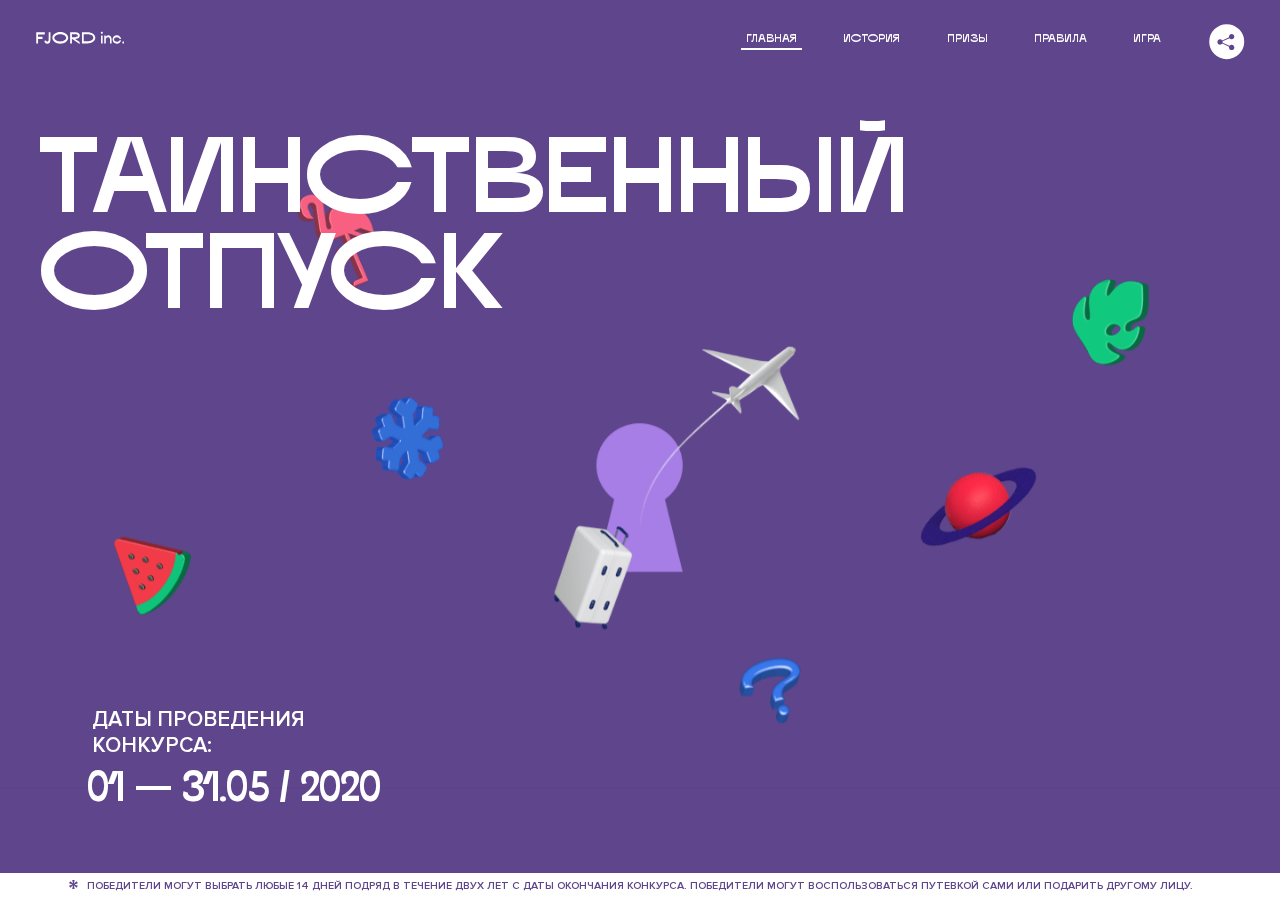
<file: 1/index.html>
<!DOCTYPE html>
<html lang="ru">
<head>
  <meta charset="UTF-8">
  <meta name="description" content="">
  <meta name="viewport" content="width=device-width, initial-scale=1.0">
  <meta http-equiv="X-UA-Compatible" content="ie=edge">
  <title>Mysterious Vacation</title>
  <link rel="stylesheet" href="css/style.min.css">
<link href="css/style.min.css" rel="stylesheet">  <base href="https://htmlacademy-animation.github.io/502263-magic-vacation-1/1/">
</head>
<body>

  <header class="page-header js-header">
    <div class="page-header__wrapper">
      <a href="#" class="page-header__logo" aria-label="Перейти на страницу FJORD.Inc">
        <svg width="100" height="15" viewBox="0 0 100 15" fill="none" xmlns="http://www.w3.org/2000/svg">
          <path d="M0.26 1.4V14H2.276V8.906H7.334V6.44H2.276V3.848H9.872V1.4H0.26ZM12.733 14.36C15.127 14.36 16.243 12.65 16.243 9.5V1.4H14.263V8.96C14.263 11.21 13.723 11.876 12.733 11.876C11.833 11.876 11.473 11.3 11.347 10.58L9.36702 10.94C9.63702 13.046 10.663 14.36 12.733 14.36ZM18.3918 7.7C18.3918 11.372 22.3878 14.36 27.3198 14.36C32.2518 14.36 36.2478 11.372 36.2478 7.7C36.2478 4.028 32.2518 1.04 27.3198 1.04C22.3878 1.04 18.3918 4.028 18.3918 7.7ZM20.6058 7.7C20.6058 5.378 23.6118 3.524 27.3198 3.524C30.9918 3.524 33.9798 5.378 33.9798 7.7C33.9798 10.004 30.9918 11.858 27.3198 11.858C23.6118 11.858 20.6058 10.004 20.6058 7.7ZM40.403 14V8.906H40.799L49.079 14.702V12.38L44.039 8.906H44.201C47.999 8.906 49.277 7.304 49.277 5.162C49.277 3.092 47.999 1.4 44.201 1.4H38.387V14H40.403ZM43.535 3.722C45.785 3.722 47.045 4.136 47.045 5.432C47.045 6.764 45.785 7.034 43.535 7.034H40.403V3.722H43.535ZM51.6936 1.382V14H57.8676C62.7456 14 66.7236 11.534 66.7236 7.7C66.7236 3.848 62.7456 1.382 57.8676 1.382H51.6936ZM53.7096 11.624V3.722H57.5436C61.5396 3.722 64.4916 5.018 64.4916 7.7C64.4916 10.238 61.5396 11.624 57.5436 11.624H53.7096ZM73.1832 14.018H74.9832V5H73.1832V14.018ZM72.9132 1.976C72.9132 2.57 73.3992 3.092 74.0832 3.092C74.7492 3.092 75.2352 2.57 75.2352 1.976C75.2352 1.382 74.7672 0.805999 74.0832 0.805999C73.3812 0.805999 72.9132 1.382 72.9132 1.976ZM76.7867 14H78.5687V9.104C78.7487 8.006 79.5947 6.962 81.0887 6.962C82.1147 6.962 83.2667 7.448 83.2667 9.554V14H85.0487V9.014C85.0487 6.152 83.2307 4.73 81.3587 4.73C79.9187 4.73 79.0727 5.558 78.5687 6.854V5H76.7867V14ZM90.9898 14.27C93.5098 14.27 95.3818 12.506 95.7238 10.328H94.0498C93.7258 11.3 92.6998 12.02 90.9898 12.02C88.8478 12.02 87.7678 10.922 87.7678 9.59C87.7678 8.24 88.8478 6.962 90.9898 6.962C92.7538 6.962 93.7978 7.844 94.0858 8.924H95.7418C95.4358 6.71 93.6178 4.73 90.9898 4.73C88.0918 4.73 86.1298 7.124 86.1298 9.59C86.1298 12.074 88.1278 14.27 90.9898 14.27ZM97.0693 12.938C97.0693 13.658 97.5553 14.144 98.2753 14.144C98.9953 14.144 99.4813 13.658 99.4813 12.938C99.4813 12.2 98.9953 11.714 98.2753 11.714C97.5553 11.714 97.0693 12.2 97.0693 12.938Z" fill="currentColor"></path>
        </svg>
      </a>
      <button class="page-header__toggler js-menu-toggler" type="button" aria-label="Управление мобильным меню"><span>Меню</span></button>
      <nav class="page-header__nav">
        <div class="page-header__menu js-menu" id="menu">
          <ul>
            <li>
              <a class="js-menu-link active" href="#top" data-href="top">главная</a>
            </li>
            <li>
              <a class="js-menu-link" href="#story" data-href="story">история</a>
            </li>
            <li>
              <a class="js-menu-link" href="#prizes" data-href="prizes">призы</a>
            </li>
            <li>
              <a class="js-menu-link" href="#rules" data-href="rules">правила</a>
            </li>
            <li>
              <a class="js-menu-link" href="#game" data-href="game">игра</a>
            </li>
          </ul>
        </div>
        <div class="page-header__social">
          <div class="social-block js-social-block">
            <button class="social-block__toggler" aria-label="Управлять блоком с социальными кнопками">
              <svg width="26" height="22" viewBox="0 0 27 22" fill="none" xmlns="http://www.w3.org/2000/svg">
                <path d="M19.6721 7.43664C21.6273 7.43664 23.213 5.85095 23.213 3.89566C23.213 1.94037 21.6273 0.354675 19.6721 0.354675C17.7168 0.354675 16.1311 1.94037 16.1311 3.89566C16.1311 4.19968 16.1728 4.49178 16.2458 4.77345L7.21751 8.95527C6.57519 8.05214 5.52303 7.46049 4.33078 7.46049C2.37549 7.46049 0.789795 9.04618 0.789795 11.0015C0.789795 12.9568 2.37549 14.5425 4.33078 14.5425C5.52303 14.5425 6.57668 13.9508 7.21751 13.0477L16.2458 17.2295C16.1743 17.5112 16.1311 17.8033 16.1311 18.1073C16.1311 20.0626 17.7168 21.6483 19.6721 21.6483C21.6273 21.6483 23.213 20.0626 23.213 18.1073C23.213 16.152 21.6273 14.5663 19.6721 14.5663C18.4798 14.5663 17.4262 15.158 16.7853 16.0611L7.75701 11.8793C7.82854 11.5976 7.87176 11.3055 7.87176 11.0015C7.87176 10.6974 7.83003 10.4053 7.75701 10.1237L16.7853 5.94186C17.4262 6.84499 18.4783 7.43664 19.6721 7.43664Z" fill="currentColor"></path>
              </svg>
            </button>
            <ul class="social-block__list">
              <li>
                <a class="social-block__link social-block__link--fb" href="#" aria-label="Мы на Facebook">
                  <svg width="8" height="17" viewBox="0 0 8 17" fill="none" xmlns="http://www.w3.org/2000/svg">
                    <path d="M4.24646 16.9899H1.09275L1.05793 8.49828H0V5.30707H1.05793V3.81124C1.05793 1.42084 2.57654 0 5.21735 0H7.41758V3.18585H5.30841C4.28262 3.18585 4.2478 3.48582 4.2478 4.24914V5.30707H7.42964L7.16716 8.49828H4.2478V16.9899H4.24646Z" fill="currentColor"></path>
                  </svg>
                </a>
              </li>
              <li>
                <a class="social-block__link social-block__link--insta" href="#" aria-label="Мы в Instagram">
                  <svg width="15" height="15" viewBox="0 0 15 15" fill="none" xmlns="http://www.w3.org/2000/svg">
                    <path d="M11.0197 0H4.19806C2.14246 0 0.471191 1.66993 0.471191 3.72285V10.5499C0.471191 12.6082 2.14112 14.2727 4.19806 14.2727H11.0197C13.0753 14.2727 14.7466 12.6082 14.7466 10.5499V3.72285C14.7466 1.67127 13.0753 0 11.0197 0ZM11.0197 12.4849H4.19806C3.13076 12.4849 2.26432 11.6158 2.26432 10.5512V3.72419C2.26432 2.65956 3.13076 1.79715 4.19806 1.79715H11.0197C12.087 1.79715 12.9535 2.6609 12.9535 3.72419V10.5512C12.9535 11.6145 12.087 12.4849 11.0197 12.4849Z" fill="currentColor"></path>
                    <path d="M7.60887 3.11084C5.38989 3.11084 3.58203 4.9187 3.58203 7.14036C3.58203 9.35532 5.38989 11.1645 7.60887 11.1645C9.83053 11.1645 11.6357 9.35666 11.6357 7.14036C11.6357 4.9187 9.83053 3.11084 7.60887 3.11084ZM7.60887 9.36871C6.37551 9.36871 5.37784 8.37372 5.37784 7.14036C5.37784 5.90699 6.37551 4.90665 7.60887 4.90665C8.83822 4.90665 9.84259 5.90833 9.84259 7.14036C9.84392 8.37238 8.83822 9.36871 7.60887 9.36871Z" fill="currentColor"></path>
                    <path d="M11.3573 2.35962C10.8256 2.35962 10.3931 2.79752 10.3931 3.32381C10.3931 3.85546 10.8256 4.29336 11.3573 4.29336C11.8862 4.29336 12.3215 3.85546 12.3215 3.32381C12.3215 2.79752 11.8862 2.35962 11.3573 2.35962Z" fill="currentColor"></path>
                  </svg>
                </a>
              </li>
              <li>
                <a class="social-block__link social-block__link--vk" href="#" aria-label="Мы ВКонтакте">
                  <svg width="17" height="10" viewBox="0 0 17 10" fill="none" xmlns="http://www.w3.org/2000/svg">
                    <path d="M14.1234 4.9002C14.1234 4.9002 16.3623 1.72708 16.5866 0.680242C16.6595 0.312285 16.4947 0.103188 16.1069 0.103188C16.1069 0.103188 14.8193 0.103188 14.168 0.103188C13.7235 0.103188 13.5587 0.293278 13.4235 0.579768C13.4235 0.579768 12.3724 2.82553 11.0969 4.24712C10.6861 4.70333 10.4781 4.84318 10.2511 4.84318C10.0646 4.84318 9.98625 4.6911 9.98625 4.27834V0.649016C9.98625 0.147997 9.92545 0.00135496 9.5066 0.00135496H6.39628C6.15578 0.00135496 6.0085 0.134417 6.0085 0.324506C6.0085 0.801084 6.73406 0.908351 6.73406 2.20231V4.87305C6.73406 5.40529 6.70569 5.61575 6.45303 5.61575C5.78016 5.61575 4.19528 3.30618 3.30623 0.678887C3.12923 0.145282 2.93737 0 2.43475 0H0.486409C0.205373 0 0 0.190085 0 0.476576C0 0.991172 0.60666 3.40801 2.99277 6.64358C4.59927 8.8201 6.70569 10 8.60269 10C9.76196 10 10.0416 9.80312 10.0416 9.31432V7.63883C10.0416 7.22607 10.2065 7.04956 10.4429 7.04956C10.7078 7.04956 11.1847 7.13238 12.2805 8.22268C13.5843 9.47862 13.6762 10 14.3896 10H16.5676C16.7919 10 17 9.89273 17 9.52342C17 9.02919 16.3623 8.15343 15.384 7.10659C14.9801 6.56755 14.3302 5.98914 14.1248 5.72301C13.8275 5.40801 13.9154 5.23014 14.1234 4.9002Z" fill="currentColor"></path>
                  </svg>
                </a>
              </li>
            </ul>
          </div>
        </div>
      </nav>
    </div>
  </header>

  <main class="page-content">

    <section class="animation-screen"></section>

    <section class="screen screen--hidden screen--intro js-scrollspy" id="top">
      <div class="screen__wrapper">
        <div class="intro">
          <h1 class="intro__title">Таинственный отпуск</h1>
          <div class="intro__content">
            <div class="intro__info">
              <p class="intro__label">Даты проведения конкурса:</p>
              <p class="intro__date">01 — 31.05 / 2020</p>
            </div>
            <div class="intro__message">
              <p>
                Отгадай первым место назначения и&nbsp;отправься в&nbsp;путешествие в&nbsp;любое время или получи один из многочисленных призов
                <svg width="16" height="16" viewBox="0 0 10 10" fill="none" xmlns="http://www.w3.org/2000/svg">
                  <path d="M0 6.35337L3.90271 4.99012L0 3.64663L1.34615 1.32374L4.44287 4.01073L3.67364 0H6.34615L5.57692 4.01073L8.65385 1.32374L10 3.64663L6.13405 4.99012L10 6.35337L8.65385 8.65651L5.57692 5.98927L6.34615 10H3.67364L4.44287 5.96952L1.34615 8.65651L0 6.35337Z" fill="currentColor"></path>
                </svg>
              </p>
            </div>
          </div>
        </div>
      </div>
      <div class="screen__footer js-footer">
        <button class="screen__footer-enlarge js-footer-toggler" type="button" aria-label="Показать сообщение">
          <svg width="10" height="10" viewBox="0 0 10 10" fill="none" xmlns="http://www.w3.org/2000/svg">
            <path d="M0 6.35337L3.90271 4.99012L0 3.64663L1.34615 1.32374L4.44287 4.01073L3.67364 0H6.34615L5.57692 4.01073L8.65385 1.32374L10 3.64663L6.13405 4.99012L10 6.35337L8.65385 8.65651L5.57692 5.98927L6.34615 10H3.67364L4.44287 5.96952L1.34615 8.65651L0 6.35337Z" fill="currentColor"></path>
          </svg>
        </button>
        <button class="screen__footer-collapse js-footer-toggler" type="button" aria-label="Скрыть сообщение">
          <svg width="13" height="13" viewBox="0 0 13 13" fill="none" xmlns="http://www.w3.org/2000/svg">
            <line x1="12.3536" y1="0.353553" x2="0.738349" y2="11.9688" stroke="currentColor"></line>
            <line x1="0.738319" y1="0.539925" x2="12.3535" y2="12.1551" stroke="currentColor"></line>
          </svg>
        </button>
        <div class="screen__footer-wrapper">
          <div class="screen__footer-announce">
            <p class="screen__footer-label">Даты проведения конкурса:</p>
            <p class="screen__footer-date">01 — 31.05 / 2020</p>
          </div>
          <div class="screen__footer-note">
            <p>
              <svg width="10" height="10" viewBox="0 0 10 10" fill="none" xmlns="http://www.w3.org/2000/svg">
                <path d="M0 6.35337L3.90271 4.99012L0 3.64663L1.34615 1.32374L4.44287 4.01073L3.67364 0H6.34615L5.57692 4.01073L8.65385 1.32374L10 3.64663L6.13405 4.99012L10 6.35337L8.65385 8.65651L5.57692 5.98927L6.34615 10H3.67364L4.44287 5.96952L1.34615 8.65651L0 6.35337Z" fill="currentColor"></path>
              </svg>
              <span>Победители могут выбрать любые 14 дней подряд в&nbsp;течение двух лет с&nbsp;даты окончания конкурса. Победители могут воспользоваться путевкой сами или подарить другому лицу.</span>
            </p>
          </div>
        </div>
      </div>
    </section>

    <section class="screen screen--hidden screen--story js-scrollspy" id="story">

      <div class="slider swiper-container js-slider">

        <div class="swiper-wrapper">

          <div class="slider__item swiper-slide">
            <h2 class="slider__item-title">История</h2>
            <p class="slider__item-text">Джеймс Таргет был основателем компании &laquo;Fjord Inc.&raquo;. С&nbsp;1965 года &laquo;Fjord Inc.&raquo; прославилась надёжными и&nbsp;удобными чемоданами и&nbsp;аксессуарами для туристов.</p>
          </div>

          <div class="slider__item swiper-slide">
            <p class="slider__item-text">Когда Джеймсу было 7&nbsp;лет, в&nbsp;их&nbsp;доме гостил дядюшка и&nbsp;развлекал детей рассказами о&nbsp;своей поездке в&nbsp;место, показавшееся малышу Таргету невероятным. Тогда Джеймс решил, что однажды посетит его, но&nbsp;не&nbsp;будет рассказывать о&nbsp;мечте, пока не&nbsp;осуществит.</p>
          </div>

          <div class="slider__item swiper-slide">
            <p class="slider__item-text">Джеймс Таргет стал увлеченным путешественником. Он&nbsp;посетил 5&nbsp;континентов, 126&nbsp;стран.</p>
          </div>

          <div class="slider__item swiper-slide">
            <p class="slider__item-text">Он&nbsp;сплавлялся по&nbsp;Амазонке и&nbsp;погружался в&nbsp;пещеры Франции, медитировал в&nbsp;горах Тибета и&nbsp;пожимал руку вождя племени Акугауа.</p>
          </div>

          <div class="slider__item swiper-slide">
            <p class="slider__item-text">Из&nbsp;своих поездок Джеймс Таргет привозил идеи, как сделать свои чемоданы &laquo;Fjord Inc.&raquo; удобными и&nbsp;приспособленными к&nbsp;разным дорожным условиям.</p>
          </div>

          <div class="slider__item swiper-slide">
            <p class="slider__item-text">Всё это время Джеймс не&nbsp;оставлял идею поездки своей мечты. Однако, как только он&nbsp;брался за&nbsp;планирование, возникали препятствия, не&nbsp;позволяющие отправиться туда.</p>
          </div>

          <div class="slider__item swiper-slide">
            <p class="slider__item-text">В&nbsp;возрасте 67&nbsp;лет Джеймс Таргет попал под лавину и&nbsp;погиб. В&nbsp;своём завещании он&nbsp;поручил отправить в&nbsp;заветное путешествие трёх смельчаков, единых с&nbsp;ним духом.</p>
          </div>

          <div class="slider__item swiper-slide">
            <p class="slider__item-text">Тех, кто сможет узнать таинственное место, задавая вопросы специально обученному ИИ&nbsp;&laquo;Соне&raquo;, ждет фантастическое путешествие.</p>
          </div>
        </div>
        <div class="slider__controls">
          <button class="slider__control slider__control--prev js-control-prev" type="button" aria-label="Показать предыдущую историю">
            <svg width="12" height="22" viewBox="0 0 12 22" fill="none" xmlns="http://www.w3.org/2000/svg">
              <path d="M11 1L1 11L11 21" stroke="currentColor" stroke-width="2" stroke-linejoin="round"></path>
            </svg>
          </button>
          <button class="slider__control slider__control--next js-control-next" type="button" aria-label="Показать следующую историю">
            <svg width="12" height="22" viewBox="0 0 12 22" fill="none" xmlns="http://www.w3.org/2000/svg">
              <path d="M1 1L11 11L1 21" stroke="currentColor" stroke-width="2" stroke-linejoin="round"></path>
            </svg>
          </button>
        </div>
        <div class="slider__pagination swiper-pagination"></div>
      </div>
    </section>

    <section class="screen screen--hidden screen--prizes js-scrollspy" id="prizes">
      <div class="screen__wrapper">
        <div class="prizes">
          <h2 class="prizes__title">ПРизы</h2>
          <div class="prizes__lead">
            <p>Найди ответ и&nbsp;получи один из&nbsp;призов:</p>
          </div>
          <ul class="prizes__list">
            <li class="prizes__item prizes__item--journeys">
              <div class="prizes__icon">
                <picture>
                  <source srcset="img/prize1-mob.svg" media="(orientation: portrait)">
                  <img src="img/prize1.svg" alt="">
                </picture>
              </div>
              <p class="prizes__desc">
                <b>3</b>
                <span>загадочных путешествия</span>
              </p>
            </li>
            <li class="prizes__item prizes__item--cases">
              <div class="prizes__icon">
                <picture>
                  <source srcset="img/prize2-mob.svg" media="(orientation: portrait)">
                  <img src="img/prize2.svg" alt="">
                </picture>
              </div>
              <p class="prizes__desc">
                <b>7</b>
                <span>надежных чемоданов</span>
              </p>
            </li>
            <li class="prizes__item prizes__item--codes">
              <div class="prizes__icon">
                <picture>
                  <source srcset="img/prize3-mob.svg" media="(orientation: portrait)">
                  <img src="img/prize3.svg" alt="">
                </picture>
              </div>
              <p class="prizes__desc">
                <b>900</b>
                <span>
                  промокодов на&nbsp;скидку 15%
                  <svg width="10" height="10" viewBox="0 0 10 10" fill="none" xmlns="http://www.w3.org/2000/svg">
                    <path d="M0 6.35337L3.90271 4.99012L0 3.64663L1.34615 1.32374L4.44287 4.01073L3.67364 0H6.34615L5.57692 4.01073L8.65385 1.32374L10 3.64663L6.13405 4.99012L10 6.35337L8.65385 8.65651L5.57692 5.98927L6.34615 10H3.67364L4.44287 5.96952L1.34615 8.65651L0 6.35337Z" fill="currentColor"></path>
                  </svg>
                </span>
              </p>
            </li>
          </ul>
        </div>
      </div>
      <div class="screen__footer js-footer">
        <button class="screen__footer-enlarge js-footer-toggler" type="button" aria-label="Показать сообщение">
          <svg width="10" height="10" viewBox="0 0 10 10" fill="none" xmlns="http://www.w3.org/2000/svg">
            <path d="M0 6.35337L3.90271 4.99012L0 3.64663L1.34615 1.32374L4.44287 4.01073L3.67364 0H6.34615L5.57692 4.01073L8.65385 1.32374L10 3.64663L6.13405 4.99012L10 6.35337L8.65385 8.65651L5.57692 5.98927L6.34615 10H3.67364L4.44287 5.96952L1.34615 8.65651L0 6.35337Z" fill="currentColor"></path>
          </svg>
        </button>
        <button class="screen__footer-collapse js-footer-toggler" type="button" aria-label="Скрыть сообщение">
          <svg width="13" height="13" viewBox="0 0 13 13" fill="none" xmlns="http://www.w3.org/2000/svg">
            <line x1="12.3536" y1="0.353553" x2="0.738349" y2="11.9688" stroke="currentColor"></line>
            <line x1="0.738319" y1="0.539925" x2="12.3535" y2="12.1551" stroke="currentColor"></line>
          </svg>
        </button>
        <div class="screen__footer-wrapper">
          <div class="screen__footer-announce">
            <p class="screen__footer-label">Даты проведения конкурса:</p>
            <p class="screen__footer-date">01 — 31.05 / 2020</p>
          </div>
          <div class="screen__footer-note">
            <p>
              <svg width="10" height="10" viewBox="0 0 10 10" fill="none" xmlns="http://www.w3.org/2000/svg">
                <path d="M0 6.35337L3.90271 4.99012L0 3.64663L1.34615 1.32374L4.44287 4.01073L3.67364 0H6.34615L5.57692 4.01073L8.65385 1.32374L10 3.64663L6.13405 4.99012L10 6.35337L8.65385 8.65651L5.57692 5.98927L6.34615 10H3.67364L4.44287 5.96952L1.34615 8.65651L0 6.35337Z" fill="currentColor"></path>
              </svg>
              <span>Скидка&nbsp;15% на&nbsp;единоразовое приобретение путёвки с&nbsp;1&nbsp;июня 2020 по&nbsp;31&nbsp;мая 2022&nbsp;года. Суммируется с&nbsp;другими акциями</span>
            </p>
          </div>
        </div>
      </div>
    </section>

    <section class="screen screen--hidden screen--rules js-scrollspy" id="rules">
      <div class="screen__wrapper">
        <div class="rules">
          <h2 class="rules__title">Правила</h2>
          <div class="rules__lead">
            <p>Для того чтобы получить наследство Джеймса Таргета, тебе нужно выведать у&nbsp;&laquo;Сони&raquo;, куда предстоит отправиться тебе в&nbsp;случае победы</p>
          </div>
          <ol class="rules__list">
            <li class="rules__item">
              <p>Тебе отводится <br>5&nbsp;минут</p>
            </li>
            <li class="rules__item">
              <p>Задавай любые вопросы в&nbsp;текстовом поле</p>
            </li>
            <li class="rules__item">
              <p>Нажимай кнопку &laquo;Узнать&raquo;, чтобы получить ответ</p>
            </li>
            <li class="rules__item">
              <p>&laquo;Соня&raquo; может отвечать только&nbsp;Да или Нет</p>
            </li>
          </ol>
          <a href="#game" class="rules__link btn">Погнали!</a>
        </div>
      </div>
      <div class="screen__disclaimer">
        <div class="disclaimer">
          <ul>
            <li>
              <a href="#">Правовая информация</a>
            </li>
            <li>
              <a href="#">Подробные правила</a>
            </li>
          </ul>
        </div>
      </div>
    </section>

    <section class="screen screen--hidden screen--game js-scrollspy" id="game">
      <div class="screen__wrapper">
        <div class="game">
          <div class="game__header">
            <h2 class="game__title">Игра</h2>
            <div class="game__counter">
              <span>05</span>:<span>00</span>
            </div>
          </div>
          <div class="game__body">
            <div class="chat">
              <div class="chat__body js-chat">
                <ul class="chat__list" id="messages"></ul>
              </div>
              <div class="chat__footer">
                <form action="#" method="post" class="form" id="message-form">
                  <label for="message-field" class="visually-hidden">Поле для ввода вопроса</label>
                  <input type="text" class="form__field" id="message-field">
                  <button class="form__button btn">
                    Узнать
                    <svg width="18" height="19" viewBox="0 0 18 19" fill="none" xmlns="http://www.w3.org/2000/svg">
                      <path stroke="currentColor" stroke-width="2" d="M9 19V1"></path>
                      <path d="M1 9l8-8 8 8" stroke="currentColor" stroke-width="2" stroke-linejoin="round"></path>
                    </svg>
                  </button>
                </form>
              </div>
            </div>
          </div>
          <!-- временные кнопки для показа результата -->
          <div class="game__buttons">
            <button class="game__button btn js-show-result" type="button" data-target="result">Положительный результат</button>
            <button class="game__button btn js-show-result" type="button" data-target="result2">Положительный результат - 2</button>
            <button class="game__button btn js-show-result" type="button" data-target="result3">Отрицательный результат</button>
          </div>
        </div>
      </div>
    </section>

    <section class="screen screen--hidden screen--result" id="result">
      <div class="screen__wrapper">
        <div class="result result--trip">
          <div class="result__image">
            <picture>
              <source srcset="img/result1-mob.png 1x, img/result1-mob@2x.png 2x" media="(max-width: 768px) and (orientation: portrait)">
              <img src="img/result1.png" srcset="img/result1@2x.png 2x" alt="">
            </picture>
          </div>
          <h2 class="result__title">
            <span class="visually-hidden">ПОбеда!</span>
            <svg xmlns="http://www.w3.org/2000/svg" viewBox="0 0 568.85 109.24">
              <path d="M16,24.44V92H2.6V8H75V92H61.52V24.44H16Z" transform="translate(-2.1 -1.5)" fill="none" stroke="currentColor"></path>
              <path d="M148.76,5.6c32.88,0,59.52,19.92,59.52,44.4s-26.64,44.4-59.52,44.4S89.24,74.48,89.24,50,115.88,5.6,148.76,5.6Zm0,72.12c24.48,0,44.4-12.36,44.4-27.72s-19.92-27.84-44.4-27.84C124,22.16,104,34.52,104,50S124,77.72,148.76,77.72Z" transform="translate(-2.1 -1.5)" fill="none" stroke="currentColor"></path>
              <path d="M287.36,8V24.44H236v14.4h25.32c25.44,0,34,11.16,34,26.52,0,15.6-8.52,26.64-34,26.64H222.56V8h64.8ZM256.88,76.52c15.12,0,23.52-2,23.52-11.52S272,54.44,256.88,54.44H236V76.52h20.88Z" transform="translate(-2.1 -1.5)" fill="none" stroke="currentColor"></path>
              <path d="M371.47,8V24.44H320.84V41.6h33.6V58h-33.6V75.56h50.64V92H307.4V8h64.08Z" transform="translate(-2.1 -1.5)" fill="none" stroke="currentColor"></path>
              <path d="M382.39,110.24V75.56h7.44c4.56-4.68,7.8-18.36,8.76-56L399,8h48.6V75.56h10v34.68H442.87V92H397v18.24H382.39Zm51.72-34.68V24.44H411.55v3.12c-0.48,22.44-3.24,37.68-7.2,48h29.76Z" transform="translate(-2.1 -1.5)" fill="none" stroke="currentColor"></path>
              <path d="M463.75,92l28-84h27.12l28.08,84H533.47l-7.8-23.52h-37.8L480.07,92H463.75Zm56.64-40L507,11.84,493.51,52h26.88Z" transform="translate(-2.1 -1.5)" fill="none" stroke="currentColor"></path>
              <path d="M554.12,70.4L555.55,2H569l1.44,68.4H554.12Zm8.28,6.36c4.8,0,8,3.24,8,8.16a8,8,0,1,1-16.08,0C554.35,80,557.59,76.76,562.39,76.76Z" transform="translate(-2.1 -1.5)" fill="none" stroke="currentColor"></path>
            </svg>
          </h2>
          <div class="result__text">
            <p>ты&nbsp;отправляешься в&nbsp;Арктику!</p>
          </div>
          <div class="result__form">
            <form action="#" method="post" class="form form--result">
              <label for="email-field" class="form__label">зарегистрируй результат</label>
              <input type="email" class="form__field" id="email-field" placeholder="e-mail для регистации результата и получения приза" required="">
              <button class="form__button btn">
                отправить
                <svg width="18" height="19" viewBox="0 0 18 19" fill="none" xmlns="http://www.w3.org/2000/svg">
                  <path stroke="currentColor" stroke-width="2" d="M9 19V1"></path>
                  <path d="M1 9l8-8 8 8" stroke="currentColor" stroke-width="2" stroke-linejoin="round"></path>
                </svg>
              </button>
            </form>
          </div>
        </div>
      </div>
    </section>

    <section class="screen screen--hidden screen--result" id="result2">
      <div class="screen__wrapper">
        <div class="result result--prize">
          <div class="result__image">
            <picture>
              <source srcset="img/result2-mob.png 1x, img/result2-mob@2x.png 2x" media="(max-width: 768px) and (orientation: portrait)">
              <img src="img/result2.png" srcset="img/result2@2x.png 2x" alt="">
            </picture>
          </div>
          <h2 class="result__title">
            <span class="visually-hidden">ПОбеда!</span>
            <svg xmlns="http://www.w3.org/2000/svg" viewBox="0 0 568.85 109.24">
              <path d="M16,24.44V92H2.6V8H75V92H61.52V24.44H16Z" transform="translate(-2.1 -1.5)" fill="none" stroke="currentColor"></path>
              <path d="M148.76,5.6c32.88,0,59.52,19.92,59.52,44.4s-26.64,44.4-59.52,44.4S89.24,74.48,89.24,50,115.88,5.6,148.76,5.6Zm0,72.12c24.48,0,44.4-12.36,44.4-27.72s-19.92-27.84-44.4-27.84C124,22.16,104,34.52,104,50S124,77.72,148.76,77.72Z" transform="translate(-2.1 -1.5)" fill="none" stroke="currentColor"></path>
              <path d="M287.36,8V24.44H236v14.4h25.32c25.44,0,34,11.16,34,26.52,0,15.6-8.52,26.64-34,26.64H222.56V8h64.8ZM256.88,76.52c15.12,0,23.52-2,23.52-11.52S272,54.44,256.88,54.44H236V76.52h20.88Z" transform="translate(-2.1 -1.5)" fill="none" stroke="currentColor"></path>
              <path d="M371.47,8V24.44H320.84V41.6h33.6V58h-33.6V75.56h50.64V92H307.4V8h64.08Z" transform="translate(-2.1 -1.5)" fill="none" stroke="currentColor"></path>
              <path d="M382.39,110.24V75.56h7.44c4.56-4.68,7.8-18.36,8.76-56L399,8h48.6V75.56h10v34.68H442.87V92H397v18.24H382.39Zm51.72-34.68V24.44H411.55v3.12c-0.48,22.44-3.24,37.68-7.2,48h29.76Z" transform="translate(-2.1 -1.5)" fill="none" stroke="currentColor"></path>
              <path d="M463.75,92l28-84h27.12l28.08,84H533.47l-7.8-23.52h-37.8L480.07,92H463.75Zm56.64-40L507,11.84,493.51,52h26.88Z" transform="translate(-2.1 -1.5)" fill="none" stroke="currentColor"></path>
              <path d="M554.12,70.4L555.55,2H569l1.44,68.4H554.12Zm8.28,6.36c4.8,0,8,3.24,8,8.16a8,8,0,1,1-16.08,0C554.35,80,557.59,76.76,562.39,76.76Z" transform="translate(-2.1 -1.5)" fill="none" stroke="currentColor"></path>
            </svg>
          </h2>
          <div class="result__text">
            <p>чемодан &laquo;Fjord&nbsp;Inc.&raquo;&nbsp;твой</p>
          </div>
          <div class="result__form">
            <form action="#" method="post" class="form form--result">
              <label for="email-field2" class="form__label">зарегистрируй результат</label>
              <input type="email" class="form__field" id="email-field2" placeholder="e-mail для регистации результата и получения приза" required="">
              <button class="form__button btn">
                отправить
                <svg width="18" height="19" viewBox="0 0 18 19" fill="none" xmlns="http://www.w3.org/2000/svg">
                  <path stroke="currentColor" stroke-width="2" d="M9 19V1"></path>
                  <path d="M1 9l8-8 8 8" stroke="currentColor" stroke-width="2" stroke-linejoin="round"></path>
                </svg>
              </button>
            </form>
          </div>
        </div>
      </div>
    </section>

    <section class="screen screen--hidden screen--result" id="result3">
      <div class="screen__wrapper">
        <div class="result result--negative">
          <div class="result__image">
            <picture>
              <source srcset="img/result3-mob.png 1x, img/result3-mob@2x.png 2x" media="(max-width: 768px) and (orientation: portrait)">
              <img src="img/result3.png" srcset="img/result3@2x.png 2x" alt="">
            </picture>
          </div>
          <h2 class="result__title">
            <span class="visually-hidden">Не угадал!</span>
            <svg xmlns="http://www.w3.org/2000/svg" viewBox="0 0 660.77 109.24">
              <path d="M2.66,92V8H16.1V42.2H53.3V8H66.74V92H53.3V58.64H16.1V92H2.66Z" transform="translate(-2.16 -1.5)" fill="none" stroke="currentColor"></path>
              <path d="M147.62,8V24.44H97V41.6h33.6V58H97V75.56h50.64V92H83.54V8h64.08Z" transform="translate(-2.16 -1.5)" fill="none" stroke="currentColor"></path>
              <path d="M199.22,8l20.52,42.36L235.34,8h16.44l-31,84H204.38l9.48-25.92L185.78,8h13.44Z" transform="translate(-2.16 -1.5)" fill="none" stroke="currentColor"></path>
              <path d="M273.74,24.44V92H260.3V8h50.16V24.44H273.74Z" transform="translate(-2.16 -1.5)" fill="none" stroke="currentColor"></path>
              <path d="M307.1,92l28-84h27.12l28.08,84H376.82L369,68.48h-37.8L323.42,92H307.1Zm56.64-40L350.3,11.84,336.86,52h26.88Z" transform="translate(-2.16 -1.5)" fill="none" stroke="currentColor"></path>
              <path d="M396.38,110.24V75.56h7.44c4.56-4.68,7.8-18.36,8.76-56L412.94,8h48.6V75.56h10v34.68H456.86V92H411v18.24H396.38ZM448.1,75.56V24.44H425.54v3.12c-0.48,22.44-3.24,37.68-7.2,48H448.1Z" transform="translate(-2.16 -1.5)" fill="none" stroke="currentColor"></path>
              <path d="M477.74,92l28-84h27.12L560.9,92H547.46l-7.8-23.52h-37.8L494.06,92H477.74Zm56.64-40-13.44-40.2L507.5,52h26.88Z" transform="translate(-2.16 -1.5)" fill="none" stroke="currentColor"></path>
              <path d="M568.7,76.88a13.77,13.77,0,0,0,5,1c6.6,0,10.44-6.24,12-58.32L586.22,8h46.2V92H619V24.44H598.82l-0.12,3.12C597.14,81,589,94.4,573.74,94.4a28.55,28.55,0,0,1-6.72-.84Z" transform="translate(-2.16 -1.5)" fill="none" stroke="currentColor"></path>
              <path d="M646.1,70.4L647.54,2H661l1.44,68.4H646.1Zm8.28,6.36c4.8,0,8,3.24,8,8.16a8,8,0,0,1-16.08,0C646.34,80,649.58,76.76,654.38,76.76Z" transform="translate(-2.16 -1.5)" fill="none" stroke="currentColor"></path>
            </svg>
          </h2>
          <button class="result__button js-play" type="button">
            не сдавайся!
            <span>
              <svg width="27" height="22" viewBox="0 0 27 22" fill="none" xmlns="http://www.w3.org/2000/svg">
                <path d="M10.6899 1.47998C5.42992 1.47998 1.16992 5.73998 1.16992 11C1.16992 16.26 5.42992 20.52 10.6899 20.52C15.9499 20.52 20.2099 16.26 20.2099 11V7.13998" stroke="currentColor" stroke-width="2" stroke-miterlimit="10"></path>
                <path d="M15.1099 12.5099L20.1499 7.13989L25.3099 12.6299" stroke="currentColor" stroke-width="2" stroke-miterlimit="10" stroke-linejoin="round"></path>
              </svg>
            </span>
          </button>
        </div>
      </div>
    </section>

  </main>

<script src="js/script.js"></script></body>
</html>
</file>
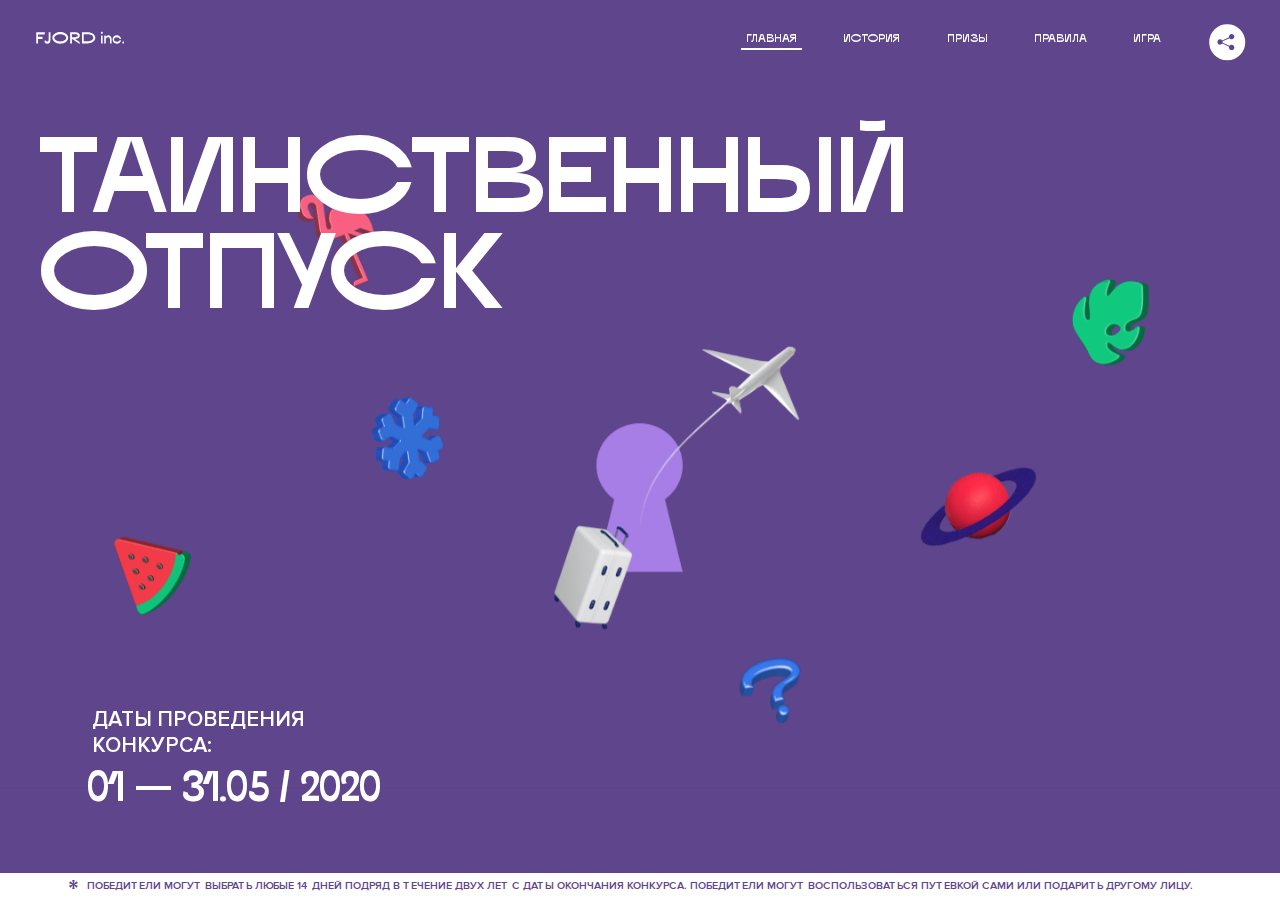
<file: 2/index.html>
<!DOCTYPE html>
<html lang="ru">
<head>
  <meta charset="UTF-8">
  <meta name="description" content="">
  <meta name="viewport" content="width=device-width, initial-scale=1.0">
  <meta http-equiv="X-UA-Compatible" content="ie=edge">
  <title>Mysterious Vacation</title>
  <link rel="stylesheet" href="css/style.min.css">
<link href="css/style.min.css" rel="stylesheet">  <base href="https://htmlacademy-animation.github.io/502263-magic-vacation-1/2/">
</head>
<body>

  <header class="page-header js-header">
    <div class="page-header__wrapper">
      <a href="#" class="page-header__logo" aria-label="Перейти на страницу FJORD.Inc">
        <svg width="100" height="15" viewBox="0 0 100 15" fill="none" xmlns="http://www.w3.org/2000/svg">
          <path d="M0.26 1.4V14H2.276V8.906H7.334V6.44H2.276V3.848H9.872V1.4H0.26ZM12.733 14.36C15.127 14.36 16.243 12.65 16.243 9.5V1.4H14.263V8.96C14.263 11.21 13.723 11.876 12.733 11.876C11.833 11.876 11.473 11.3 11.347 10.58L9.36702 10.94C9.63702 13.046 10.663 14.36 12.733 14.36ZM18.3918 7.7C18.3918 11.372 22.3878 14.36 27.3198 14.36C32.2518 14.36 36.2478 11.372 36.2478 7.7C36.2478 4.028 32.2518 1.04 27.3198 1.04C22.3878 1.04 18.3918 4.028 18.3918 7.7ZM20.6058 7.7C20.6058 5.378 23.6118 3.524 27.3198 3.524C30.9918 3.524 33.9798 5.378 33.9798 7.7C33.9798 10.004 30.9918 11.858 27.3198 11.858C23.6118 11.858 20.6058 10.004 20.6058 7.7ZM40.403 14V8.906H40.799L49.079 14.702V12.38L44.039 8.906H44.201C47.999 8.906 49.277 7.304 49.277 5.162C49.277 3.092 47.999 1.4 44.201 1.4H38.387V14H40.403ZM43.535 3.722C45.785 3.722 47.045 4.136 47.045 5.432C47.045 6.764 45.785 7.034 43.535 7.034H40.403V3.722H43.535ZM51.6936 1.382V14H57.8676C62.7456 14 66.7236 11.534 66.7236 7.7C66.7236 3.848 62.7456 1.382 57.8676 1.382H51.6936ZM53.7096 11.624V3.722H57.5436C61.5396 3.722 64.4916 5.018 64.4916 7.7C64.4916 10.238 61.5396 11.624 57.5436 11.624H53.7096ZM73.1832 14.018H74.9832V5H73.1832V14.018ZM72.9132 1.976C72.9132 2.57 73.3992 3.092 74.0832 3.092C74.7492 3.092 75.2352 2.57 75.2352 1.976C75.2352 1.382 74.7672 0.805999 74.0832 0.805999C73.3812 0.805999 72.9132 1.382 72.9132 1.976ZM76.7867 14H78.5687V9.104C78.7487 8.006 79.5947 6.962 81.0887 6.962C82.1147 6.962 83.2667 7.448 83.2667 9.554V14H85.0487V9.014C85.0487 6.152 83.2307 4.73 81.3587 4.73C79.9187 4.73 79.0727 5.558 78.5687 6.854V5H76.7867V14ZM90.9898 14.27C93.5098 14.27 95.3818 12.506 95.7238 10.328H94.0498C93.7258 11.3 92.6998 12.02 90.9898 12.02C88.8478 12.02 87.7678 10.922 87.7678 9.59C87.7678 8.24 88.8478 6.962 90.9898 6.962C92.7538 6.962 93.7978 7.844 94.0858 8.924H95.7418C95.4358 6.71 93.6178 4.73 90.9898 4.73C88.0918 4.73 86.1298 7.124 86.1298 9.59C86.1298 12.074 88.1278 14.27 90.9898 14.27ZM97.0693 12.938C97.0693 13.658 97.5553 14.144 98.2753 14.144C98.9953 14.144 99.4813 13.658 99.4813 12.938C99.4813 12.2 98.9953 11.714 98.2753 11.714C97.5553 11.714 97.0693 12.2 97.0693 12.938Z" fill="currentColor"></path>
        </svg>
      </a>
      <button class="page-header__toggler js-menu-toggler" type="button" aria-label="Управление мобильным меню"><span>Меню</span></button>
      <nav class="page-header__nav">
        <div class="page-header__menu js-menu" id="menu">
          <ul>
            <li>
              <a class="js-menu-link active" href="#top" data-href="top">главная</a>
            </li>
            <li>
              <a class="js-menu-link" href="#story" data-href="story">история</a>
            </li>
            <li>
              <a class="js-menu-link" href="#prizes" data-href="prizes">призы</a>
            </li>
            <li>
              <a class="js-menu-link" href="#rules" data-href="rules">правила</a>
            </li>
            <li>
              <a class="js-menu-link" href="#game" data-href="game">игра</a>
            </li>
          </ul>
        </div>
        <div class="page-header__social">
          <div class="social-block js-social-block">
            <button class="social-block__toggler" aria-label="Управлять блоком с социальными кнопками">
              <svg width="26" height="22" viewBox="0 0 27 22" fill="none" xmlns="http://www.w3.org/2000/svg">
                <path d="M19.6721 7.43664C21.6273 7.43664 23.213 5.85095 23.213 3.89566C23.213 1.94037 21.6273 0.354675 19.6721 0.354675C17.7168 0.354675 16.1311 1.94037 16.1311 3.89566C16.1311 4.19968 16.1728 4.49178 16.2458 4.77345L7.21751 8.95527C6.57519 8.05214 5.52303 7.46049 4.33078 7.46049C2.37549 7.46049 0.789795 9.04618 0.789795 11.0015C0.789795 12.9568 2.37549 14.5425 4.33078 14.5425C5.52303 14.5425 6.57668 13.9508 7.21751 13.0477L16.2458 17.2295C16.1743 17.5112 16.1311 17.8033 16.1311 18.1073C16.1311 20.0626 17.7168 21.6483 19.6721 21.6483C21.6273 21.6483 23.213 20.0626 23.213 18.1073C23.213 16.152 21.6273 14.5663 19.6721 14.5663C18.4798 14.5663 17.4262 15.158 16.7853 16.0611L7.75701 11.8793C7.82854 11.5976 7.87176 11.3055 7.87176 11.0015C7.87176 10.6974 7.83003 10.4053 7.75701 10.1237L16.7853 5.94186C17.4262 6.84499 18.4783 7.43664 19.6721 7.43664Z" fill="currentColor"></path>
              </svg>
            </button>
            <ul class="social-block__list">
              <li>
                <a class="social-block__link social-block__link--fb" href="#" aria-label="Мы на Facebook">
                  <svg width="8" height="17" viewBox="0 0 8 17" fill="none" xmlns="http://www.w3.org/2000/svg">
                    <path d="M4.24646 16.9899H1.09275L1.05793 8.49828H0V5.30707H1.05793V3.81124C1.05793 1.42084 2.57654 0 5.21735 0H7.41758V3.18585H5.30841C4.28262 3.18585 4.2478 3.48582 4.2478 4.24914V5.30707H7.42964L7.16716 8.49828H4.2478V16.9899H4.24646Z" fill="currentColor"></path>
                  </svg>
                </a>
              </li>
              <li>
                <a class="social-block__link social-block__link--insta" href="#" aria-label="Мы в Instagram">
                  <svg width="15" height="15" viewBox="0 0 15 15" fill="none" xmlns="http://www.w3.org/2000/svg">
                    <path d="M11.0197 0H4.19806C2.14246 0 0.471191 1.66993 0.471191 3.72285V10.5499C0.471191 12.6082 2.14112 14.2727 4.19806 14.2727H11.0197C13.0753 14.2727 14.7466 12.6082 14.7466 10.5499V3.72285C14.7466 1.67127 13.0753 0 11.0197 0ZM11.0197 12.4849H4.19806C3.13076 12.4849 2.26432 11.6158 2.26432 10.5512V3.72419C2.26432 2.65956 3.13076 1.79715 4.19806 1.79715H11.0197C12.087 1.79715 12.9535 2.6609 12.9535 3.72419V10.5512C12.9535 11.6145 12.087 12.4849 11.0197 12.4849Z" fill="currentColor"></path>
                    <path d="M7.60887 3.11084C5.38989 3.11084 3.58203 4.9187 3.58203 7.14036C3.58203 9.35532 5.38989 11.1645 7.60887 11.1645C9.83053 11.1645 11.6357 9.35666 11.6357 7.14036C11.6357 4.9187 9.83053 3.11084 7.60887 3.11084ZM7.60887 9.36871C6.37551 9.36871 5.37784 8.37372 5.37784 7.14036C5.37784 5.90699 6.37551 4.90665 7.60887 4.90665C8.83822 4.90665 9.84259 5.90833 9.84259 7.14036C9.84392 8.37238 8.83822 9.36871 7.60887 9.36871Z" fill="currentColor"></path>
                    <path d="M11.3573 2.35962C10.8256 2.35962 10.3931 2.79752 10.3931 3.32381C10.3931 3.85546 10.8256 4.29336 11.3573 4.29336C11.8862 4.29336 12.3215 3.85546 12.3215 3.32381C12.3215 2.79752 11.8862 2.35962 11.3573 2.35962Z" fill="currentColor"></path>
                  </svg>
                </a>
              </li>
              <li>
                <a class="social-block__link social-block__link--vk" href="#" aria-label="Мы ВКонтакте">
                  <svg width="17" height="10" viewBox="0 0 17 10" fill="none" xmlns="http://www.w3.org/2000/svg">
                    <path d="M14.1234 4.9002C14.1234 4.9002 16.3623 1.72708 16.5866 0.680242C16.6595 0.312285 16.4947 0.103188 16.1069 0.103188C16.1069 0.103188 14.8193 0.103188 14.168 0.103188C13.7235 0.103188 13.5587 0.293278 13.4235 0.579768C13.4235 0.579768 12.3724 2.82553 11.0969 4.24712C10.6861 4.70333 10.4781 4.84318 10.2511 4.84318C10.0646 4.84318 9.98625 4.6911 9.98625 4.27834V0.649016C9.98625 0.147997 9.92545 0.00135496 9.5066 0.00135496H6.39628C6.15578 0.00135496 6.0085 0.134417 6.0085 0.324506C6.0085 0.801084 6.73406 0.908351 6.73406 2.20231V4.87305C6.73406 5.40529 6.70569 5.61575 6.45303 5.61575C5.78016 5.61575 4.19528 3.30618 3.30623 0.678887C3.12923 0.145282 2.93737 0 2.43475 0H0.486409C0.205373 0 0 0.190085 0 0.476576C0 0.991172 0.60666 3.40801 2.99277 6.64358C4.59927 8.8201 6.70569 10 8.60269 10C9.76196 10 10.0416 9.80312 10.0416 9.31432V7.63883C10.0416 7.22607 10.2065 7.04956 10.4429 7.04956C10.7078 7.04956 11.1847 7.13238 12.2805 8.22268C13.5843 9.47862 13.6762 10 14.3896 10H16.5676C16.7919 10 17 9.89273 17 9.52342C17 9.02919 16.3623 8.15343 15.384 7.10659C14.9801 6.56755 14.3302 5.98914 14.1248 5.72301C13.8275 5.40801 13.9154 5.23014 14.1234 4.9002Z" fill="currentColor"></path>
                  </svg>
                </a>
              </li>
            </ul>
          </div>
        </div>
      </nav>
    </div>
  </header>

  <main class="page-content">

    <section class="animation-screen"></section>

    <section class="screen screen--hidden screen--intro js-scrollspy" id="top">
      <div class="screen__wrapper">
        <div class="intro">
          <h1 class="intro__title">Таинственный отпуск</h1>
          <div class="intro__content">
            <div class="intro__info">
              <p class="intro__label">Даты проведения конкурса:</p>
              <p class="intro__date">01 — 31.05 / 2020</p>
            </div>
            <div class="intro__message">
              <p>
                Отгадай первым место назначения и&nbsp;отправься в&nbsp;путешествие в&nbsp;любое время или получи один из многочисленных призов
                <svg width="16" height="16" viewBox="0 0 10 10" fill="none" xmlns="http://www.w3.org/2000/svg">
                  <path d="M0 6.35337L3.90271 4.99012L0 3.64663L1.34615 1.32374L4.44287 4.01073L3.67364 0H6.34615L5.57692 4.01073L8.65385 1.32374L10 3.64663L6.13405 4.99012L10 6.35337L8.65385 8.65651L5.57692 5.98927L6.34615 10H3.67364L4.44287 5.96952L1.34615 8.65651L0 6.35337Z" fill="currentColor"></path>
                </svg>
              </p>
            </div>
          </div>
        </div>
      </div>
      <div class="screen__footer js-footer">
        <button class="screen__footer-enlarge js-footer-toggler" type="button" aria-label="Показать сообщение">
          <svg width="10" height="10" viewBox="0 0 10 10" fill="none" xmlns="http://www.w3.org/2000/svg">
            <path d="M0 6.35337L3.90271 4.99012L0 3.64663L1.34615 1.32374L4.44287 4.01073L3.67364 0H6.34615L5.57692 4.01073L8.65385 1.32374L10 3.64663L6.13405 4.99012L10 6.35337L8.65385 8.65651L5.57692 5.98927L6.34615 10H3.67364L4.44287 5.96952L1.34615 8.65651L0 6.35337Z" fill="currentColor"></path>
          </svg>
        </button>
        <button class="screen__footer-collapse js-footer-toggler" type="button" aria-label="Скрыть сообщение">
          <svg width="13" height="13" viewBox="0 0 13 13" fill="none" xmlns="http://www.w3.org/2000/svg">
            <line x1="12.3536" y1="0.353553" x2="0.738349" y2="11.9688" stroke="currentColor"></line>
            <line x1="0.738319" y1="0.539925" x2="12.3535" y2="12.1551" stroke="currentColor"></line>
          </svg>
        </button>
        <div class="screen__footer-wrapper">
          <div class="screen__footer-announce">
            <p class="screen__footer-label">Даты проведения конкурса:</p>
            <p class="screen__footer-date">01 — 31.05 / 2020</p>
          </div>
          <div class="screen__footer-note">
            <p>
              <svg width="10" height="10" viewBox="0 0 10 10" fill="none" xmlns="http://www.w3.org/2000/svg">
                <path d="M0 6.35337L3.90271 4.99012L0 3.64663L1.34615 1.32374L4.44287 4.01073L3.67364 0H6.34615L5.57692 4.01073L8.65385 1.32374L10 3.64663L6.13405 4.99012L10 6.35337L8.65385 8.65651L5.57692 5.98927L6.34615 10H3.67364L4.44287 5.96952L1.34615 8.65651L0 6.35337Z" fill="currentColor"></path>
              </svg>
              <span>Победители могут выбрать любые 14 дней подряд в&nbsp;течение двух лет с&nbsp;даты окончания конкурса. Победители могут воспользоваться путевкой сами или подарить другому лицу.</span>
            </p>
          </div>
        </div>
      </div>
    </section>

    <section class="screen screen--hidden screen--story js-scrollspy" id="story">

      <div class="slider swiper-container js-slider">

        <div class="swiper-wrapper">

          <div class="slider__item swiper-slide">
            <h2 class="slider__item-title">История</h2>
            <p class="slider__item-text">Джеймс Таргет был основателем компании &laquo;Fjord Inc.&raquo;. С&nbsp;1965 года &laquo;Fjord Inc.&raquo; прославилась надёжными и&nbsp;удобными чемоданами и&nbsp;аксессуарами для туристов.</p>
          </div>

          <div class="slider__item swiper-slide">
            <p class="slider__item-text">Когда Джеймсу было 7&nbsp;лет, в&nbsp;их&nbsp;доме гостил дядюшка и&nbsp;развлекал детей рассказами о&nbsp;своей поездке в&nbsp;место, показавшееся малышу Таргету невероятным. Тогда Джеймс решил, что однажды посетит его, но&nbsp;не&nbsp;будет рассказывать о&nbsp;мечте, пока не&nbsp;осуществит.</p>
          </div>

          <div class="slider__item swiper-slide">
            <p class="slider__item-text">Джеймс Таргет стал увлеченным путешественником. Он&nbsp;посетил 5&nbsp;континентов, 126&nbsp;стран.</p>
          </div>

          <div class="slider__item swiper-slide">
            <p class="slider__item-text">Он&nbsp;сплавлялся по&nbsp;Амазонке и&nbsp;погружался в&nbsp;пещеры Франции, медитировал в&nbsp;горах Тибета и&nbsp;пожимал руку вождя племени Акугауа.</p>
          </div>

          <div class="slider__item swiper-slide">
            <p class="slider__item-text">Из&nbsp;своих поездок Джеймс Таргет привозил идеи, как сделать свои чемоданы &laquo;Fjord Inc.&raquo; удобными и&nbsp;приспособленными к&nbsp;разным дорожным условиям.</p>
          </div>

          <div class="slider__item swiper-slide">
            <p class="slider__item-text">Всё это время Джеймс не&nbsp;оставлял идею поездки своей мечты. Однако, как только он&nbsp;брался за&nbsp;планирование, возникали препятствия, не&nbsp;позволяющие отправиться туда.</p>
          </div>

          <div class="slider__item swiper-slide">
            <p class="slider__item-text">В&nbsp;возрасте 67&nbsp;лет Джеймс Таргет попал под лавину и&nbsp;погиб. В&nbsp;своём завещании он&nbsp;поручил отправить в&nbsp;заветное путешествие трёх смельчаков, единых с&nbsp;ним духом.</p>
          </div>

          <div class="slider__item swiper-slide">
            <p class="slider__item-text">Тех, кто сможет узнать таинственное место, задавая вопросы специально обученному ИИ&nbsp;&laquo;Соне&raquo;, ждет фантастическое путешествие.</p>
          </div>
        </div>
        <div class="slider__controls">
          <button class="slider__control slider__control--prev js-control-prev" type="button" aria-label="Показать предыдущую историю">
            <svg width="12" height="22" viewBox="0 0 12 22" fill="none" xmlns="http://www.w3.org/2000/svg">
              <path d="M11 1L1 11L11 21" stroke="currentColor" stroke-width="2" stroke-linejoin="round"></path>
            </svg>
          </button>
          <button class="slider__control slider__control--next js-control-next" type="button" aria-label="Показать следующую историю">
            <svg width="12" height="22" viewBox="0 0 12 22" fill="none" xmlns="http://www.w3.org/2000/svg">
              <path d="M1 1L11 11L1 21" stroke="currentColor" stroke-width="2" stroke-linejoin="round"></path>
            </svg>
          </button>
        </div>
        <div class="slider__pagination swiper-pagination"></div>
      </div>
    </section>

    <section class="screen screen--hidden screen--prizes js-scrollspy" id="prizes">
      <div class="screen__wrapper">
        <div class="prizes">
          <h2 class="prizes__title">ПРизы</h2>
          <div class="prizes__lead">
            <p>Найди ответ и&nbsp;получи один из&nbsp;призов:</p>
          </div>
          <ul class="prizes__list">
            <li class="prizes__item prizes__item--journeys">
              <div class="prizes__icon">
                <picture>
                  <source srcset="img/prize1-mob.svg" media="(orientation: portrait)">
                  <img src="img/prize1.svg" alt="">
                </picture>
              </div>
              <p class="prizes__desc">
                <b>3</b>
                <span>загадочных путешествия</span>
              </p>
            </li>
            <li class="prizes__item prizes__item--cases">
              <div class="prizes__icon">
                <picture>
                  <source srcset="img/prize2-mob.svg" media="(orientation: portrait)">
                  <img src="img/prize2.svg" alt="">
                </picture>
              </div>
              <p class="prizes__desc">
                <b>7</b>
                <span>надежных чемоданов</span>
              </p>
            </li>
            <li class="prizes__item prizes__item--codes">
              <div class="prizes__icon">
                <picture>
                  <source srcset="img/prize3-mob.svg" media="(orientation: portrait)">
                  <img src="img/prize3.svg" alt="">
                </picture>
              </div>
              <p class="prizes__desc">
                <b>900</b>
                <span>
                  промокодов на&nbsp;скидку 15%
                  <svg width="10" height="10" viewBox="0 0 10 10" fill="none" xmlns="http://www.w3.org/2000/svg">
                    <path d="M0 6.35337L3.90271 4.99012L0 3.64663L1.34615 1.32374L4.44287 4.01073L3.67364 0H6.34615L5.57692 4.01073L8.65385 1.32374L10 3.64663L6.13405 4.99012L10 6.35337L8.65385 8.65651L5.57692 5.98927L6.34615 10H3.67364L4.44287 5.96952L1.34615 8.65651L0 6.35337Z" fill="currentColor"></path>
                  </svg>
                </span>
              </p>
            </li>
          </ul>
        </div>
      </div>
      <div class="screen__footer js-footer">
        <button class="screen__footer-enlarge js-footer-toggler" type="button" aria-label="Показать сообщение">
          <svg width="10" height="10" viewBox="0 0 10 10" fill="none" xmlns="http://www.w3.org/2000/svg">
            <path d="M0 6.35337L3.90271 4.99012L0 3.64663L1.34615 1.32374L4.44287 4.01073L3.67364 0H6.34615L5.57692 4.01073L8.65385 1.32374L10 3.64663L6.13405 4.99012L10 6.35337L8.65385 8.65651L5.57692 5.98927L6.34615 10H3.67364L4.44287 5.96952L1.34615 8.65651L0 6.35337Z" fill="currentColor"></path>
          </svg>
        </button>
        <button class="screen__footer-collapse js-footer-toggler" type="button" aria-label="Скрыть сообщение">
          <svg width="13" height="13" viewBox="0 0 13 13" fill="none" xmlns="http://www.w3.org/2000/svg">
            <line x1="12.3536" y1="0.353553" x2="0.738349" y2="11.9688" stroke="currentColor"></line>
            <line x1="0.738319" y1="0.539925" x2="12.3535" y2="12.1551" stroke="currentColor"></line>
          </svg>
        </button>
        <div class="screen__footer-wrapper">
          <div class="screen__footer-announce">
            <p class="screen__footer-label">Даты проведения конкурса:</p>
            <p class="screen__footer-date">01 — 31.05 / 2020</p>
          </div>
          <div class="screen__footer-note">
            <p>
              <svg width="10" height="10" viewBox="0 0 10 10" fill="none" xmlns="http://www.w3.org/2000/svg">
                <path d="M0 6.35337L3.90271 4.99012L0 3.64663L1.34615 1.32374L4.44287 4.01073L3.67364 0H6.34615L5.57692 4.01073L8.65385 1.32374L10 3.64663L6.13405 4.99012L10 6.35337L8.65385 8.65651L5.57692 5.98927L6.34615 10H3.67364L4.44287 5.96952L1.34615 8.65651L0 6.35337Z" fill="currentColor"></path>
              </svg>
              <span>Скидка&nbsp;15% на&nbsp;единоразовое приобретение путёвки с&nbsp;1&nbsp;июня 2020 по&nbsp;31&nbsp;мая 2022&nbsp;года. Суммируется с&nbsp;другими акциями</span>
            </p>
          </div>
        </div>
      </div>
    </section>

    <section class="screen screen--hidden screen--rules js-scrollspy" id="rules">
      <div class="screen__wrapper">
        <div class="rules">
          <h2 class="rules__title">Правила</h2>
          <div class="rules__lead">
            <p>Для того чтобы получить наследство Джеймса Таргета, тебе нужно выведать у&nbsp;&laquo;Сони&raquo;, куда предстоит отправиться тебе в&nbsp;случае победы</p>
          </div>
          <ol class="rules__list">
            <li class="rules__item">
              <p>Тебе отводится <br>5&nbsp;минут</p>
            </li>
            <li class="rules__item">
              <p>Задавай любые вопросы в&nbsp;текстовом поле</p>
            </li>
            <li class="rules__item">
              <p>Нажимай кнопку &laquo;Узнать&raquo;, чтобы получить ответ</p>
            </li>
            <li class="rules__item">
              <p>&laquo;Соня&raquo; может отвечать только&nbsp;Да или Нет</p>
            </li>
          </ol>
          <a href="#game" class="rules__link btn">Погнали!</a>
        </div>
      </div>
      <div class="screen__disclaimer">
        <div class="disclaimer">
          <ul>
            <li>
              <a href="#">Правовая информация</a>
            </li>
            <li>
              <a href="#">Подробные правила</a>
            </li>
          </ul>
        </div>
      </div>
    </section>

    <section class="screen screen--hidden screen--game js-scrollspy" id="game">
      <div class="screen__wrapper">
        <div class="game">
          <div class="game__header">
            <h2 class="game__title">Игра</h2>
            <div class="game__counter">
              <span>05</span>:<span>00</span>
            </div>
          </div>
          <div class="game__body">
            <div class="chat">
              <div class="chat__body js-chat">
                <ul class="chat__list" id="messages"></ul>
              </div>
              <div class="chat__footer">
                <form action="#" method="post" class="form" id="message-form">
                  <label for="message-field" class="visually-hidden">Поле для ввода вопроса</label>
                  <input type="text" class="form__field" id="message-field">
                  <button class="form__button btn">
                    Узнать
                    <svg width="18" height="19" viewBox="0 0 18 19" fill="none" xmlns="http://www.w3.org/2000/svg">
                      <path stroke="currentColor" stroke-width="2" d="M9 19V1"></path>
                      <path d="M1 9l8-8 8 8" stroke="currentColor" stroke-width="2" stroke-linejoin="round"></path>
                    </svg>
                  </button>
                </form>
              </div>
            </div>
          </div>
          <!-- временные кнопки для показа результата -->
          <div class="game__buttons">
            <button class="game__button btn js-show-result" type="button" data-target="result">Положительный результат</button>
            <button class="game__button btn js-show-result" type="button" data-target="result2">Положительный результат - 2</button>
            <button class="game__button btn js-show-result" type="button" data-target="result3">Отрицательный результат</button>
          </div>
        </div>
      </div>
    </section>

    <section class="screen screen--hidden screen--result" id="result">
      <div class="screen__wrapper">
        <div class="result result--trip">
          <div class="result__image">
            <picture>
              <source srcset="img/result1-mob.png 1x, img/result1-mob@2x.png 2x" media="(max-width: 768px) and (orientation: portrait)">
              <img src="img/result1.png" srcset="img/result1@2x.png 2x" alt="">
            </picture>
          </div>
          <h2 class="result__title">
            <span class="visually-hidden">ПОбеда!</span>
            <svg xmlns="http://www.w3.org/2000/svg" viewBox="0 0 568.85 109.24">
              <path d="M16,24.44V92H2.6V8H75V92H61.52V24.44H16Z" transform="translate(-2.1 -1.5)" fill="none" stroke="currentColor"></path>
              <path d="M148.76,5.6c32.88,0,59.52,19.92,59.52,44.4s-26.64,44.4-59.52,44.4S89.24,74.48,89.24,50,115.88,5.6,148.76,5.6Zm0,72.12c24.48,0,44.4-12.36,44.4-27.72s-19.92-27.84-44.4-27.84C124,22.16,104,34.52,104,50S124,77.72,148.76,77.72Z" transform="translate(-2.1 -1.5)" fill="none" stroke="currentColor"></path>
              <path d="M287.36,8V24.44H236v14.4h25.32c25.44,0,34,11.16,34,26.52,0,15.6-8.52,26.64-34,26.64H222.56V8h64.8ZM256.88,76.52c15.12,0,23.52-2,23.52-11.52S272,54.44,256.88,54.44H236V76.52h20.88Z" transform="translate(-2.1 -1.5)" fill="none" stroke="currentColor"></path>
              <path d="M371.47,8V24.44H320.84V41.6h33.6V58h-33.6V75.56h50.64V92H307.4V8h64.08Z" transform="translate(-2.1 -1.5)" fill="none" stroke="currentColor"></path>
              <path d="M382.39,110.24V75.56h7.44c4.56-4.68,7.8-18.36,8.76-56L399,8h48.6V75.56h10v34.68H442.87V92H397v18.24H382.39Zm51.72-34.68V24.44H411.55v3.12c-0.48,22.44-3.24,37.68-7.2,48h29.76Z" transform="translate(-2.1 -1.5)" fill="none" stroke="currentColor"></path>
              <path d="M463.75,92l28-84h27.12l28.08,84H533.47l-7.8-23.52h-37.8L480.07,92H463.75Zm56.64-40L507,11.84,493.51,52h26.88Z" transform="translate(-2.1 -1.5)" fill="none" stroke="currentColor"></path>
              <path d="M554.12,70.4L555.55,2H569l1.44,68.4H554.12Zm8.28,6.36c4.8,0,8,3.24,8,8.16a8,8,0,1,1-16.08,0C554.35,80,557.59,76.76,562.39,76.76Z" transform="translate(-2.1 -1.5)" fill="none" stroke="currentColor"></path>
            </svg>
          </h2>
          <div class="result__text">
            <p>ты&nbsp;отправляешься в&nbsp;Арктику!</p>
          </div>
          <div class="result__form">
            <form action="#" method="post" class="form form--result">
              <label for="email-field" class="form__label">зарегистрируй результат</label>
              <input type="email" class="form__field" id="email-field" placeholder="e-mail для регистации результата и получения приза" required="">
              <button class="form__button btn">
                отправить
                <svg width="18" height="19" viewBox="0 0 18 19" fill="none" xmlns="http://www.w3.org/2000/svg">
                  <path stroke="currentColor" stroke-width="2" d="M9 19V1"></path>
                  <path d="M1 9l8-8 8 8" stroke="currentColor" stroke-width="2" stroke-linejoin="round"></path>
                </svg>
              </button>
            </form>
          </div>
        </div>
      </div>
    </section>

    <section class="screen screen--hidden screen--result" id="result2">
      <div class="screen__wrapper">
        <div class="result result--prize">
          <div class="result__image">
            <picture>
              <source srcset="img/result2-mob.png 1x, img/result2-mob@2x.png 2x" media="(max-width: 768px) and (orientation: portrait)">
              <img src="img/result2.png" srcset="img/result2@2x.png 2x" alt="">
            </picture>
          </div>
          <h2 class="result__title">
            <span class="visually-hidden">ПОбеда!</span>
            <svg xmlns="http://www.w3.org/2000/svg" viewBox="0 0 568.85 109.24">
              <path d="M16,24.44V92H2.6V8H75V92H61.52V24.44H16Z" transform="translate(-2.1 -1.5)" fill="none" stroke="currentColor"></path>
              <path d="M148.76,5.6c32.88,0,59.52,19.92,59.52,44.4s-26.64,44.4-59.52,44.4S89.24,74.48,89.24,50,115.88,5.6,148.76,5.6Zm0,72.12c24.48,0,44.4-12.36,44.4-27.72s-19.92-27.84-44.4-27.84C124,22.16,104,34.52,104,50S124,77.72,148.76,77.72Z" transform="translate(-2.1 -1.5)" fill="none" stroke="currentColor"></path>
              <path d="M287.36,8V24.44H236v14.4h25.32c25.44,0,34,11.16,34,26.52,0,15.6-8.52,26.64-34,26.64H222.56V8h64.8ZM256.88,76.52c15.12,0,23.52-2,23.52-11.52S272,54.44,256.88,54.44H236V76.52h20.88Z" transform="translate(-2.1 -1.5)" fill="none" stroke="currentColor"></path>
              <path d="M371.47,8V24.44H320.84V41.6h33.6V58h-33.6V75.56h50.64V92H307.4V8h64.08Z" transform="translate(-2.1 -1.5)" fill="none" stroke="currentColor"></path>
              <path d="M382.39,110.24V75.56h7.44c4.56-4.68,7.8-18.36,8.76-56L399,8h48.6V75.56h10v34.68H442.87V92H397v18.24H382.39Zm51.72-34.68V24.44H411.55v3.12c-0.48,22.44-3.24,37.68-7.2,48h29.76Z" transform="translate(-2.1 -1.5)" fill="none" stroke="currentColor"></path>
              <path d="M463.75,92l28-84h27.12l28.08,84H533.47l-7.8-23.52h-37.8L480.07,92H463.75Zm56.64-40L507,11.84,493.51,52h26.88Z" transform="translate(-2.1 -1.5)" fill="none" stroke="currentColor"></path>
              <path d="M554.12,70.4L555.55,2H569l1.44,68.4H554.12Zm8.28,6.36c4.8,0,8,3.24,8,8.16a8,8,0,1,1-16.08,0C554.35,80,557.59,76.76,562.39,76.76Z" transform="translate(-2.1 -1.5)" fill="none" stroke="currentColor"></path>
            </svg>
          </h2>
          <div class="result__text">
            <p>чемодан &laquo;Fjord&nbsp;Inc.&raquo;&nbsp;твой</p>
          </div>
          <div class="result__form">
            <form action="#" method="post" class="form form--result">
              <label for="email-field2" class="form__label">зарегистрируй результат</label>
              <input type="email" class="form__field" id="email-field2" placeholder="e-mail для регистации результата и получения приза" required="">
              <button class="form__button btn">
                отправить
                <svg width="18" height="19" viewBox="0 0 18 19" fill="none" xmlns="http://www.w3.org/2000/svg">
                  <path stroke="currentColor" stroke-width="2" d="M9 19V1"></path>
                  <path d="M1 9l8-8 8 8" stroke="currentColor" stroke-width="2" stroke-linejoin="round"></path>
                </svg>
              </button>
            </form>
          </div>
        </div>
      </div>
    </section>

    <section class="screen screen--hidden screen--result" id="result3">
      <div class="screen__wrapper">
        <div class="result result--negative">
          <div class="result__image">
            <picture>
              <source srcset="img/result3-mob.png 1x, img/result3-mob@2x.png 2x" media="(max-width: 768px) and (orientation: portrait)">
              <img src="img/result3.png" srcset="img/result3@2x.png 2x" alt="">
            </picture>
          </div>
          <h2 class="result__title">
            <span class="visually-hidden">Не угадал!</span>
            <svg xmlns="http://www.w3.org/2000/svg" viewBox="0 0 660.77 109.24">
              <path d="M2.66,92V8H16.1V42.2H53.3V8H66.74V92H53.3V58.64H16.1V92H2.66Z" transform="translate(-2.16 -1.5)" fill="none" stroke="currentColor"></path>
              <path d="M147.62,8V24.44H97V41.6h33.6V58H97V75.56h50.64V92H83.54V8h64.08Z" transform="translate(-2.16 -1.5)" fill="none" stroke="currentColor"></path>
              <path d="M199.22,8l20.52,42.36L235.34,8h16.44l-31,84H204.38l9.48-25.92L185.78,8h13.44Z" transform="translate(-2.16 -1.5)" fill="none" stroke="currentColor"></path>
              <path d="M273.74,24.44V92H260.3V8h50.16V24.44H273.74Z" transform="translate(-2.16 -1.5)" fill="none" stroke="currentColor"></path>
              <path d="M307.1,92l28-84h27.12l28.08,84H376.82L369,68.48h-37.8L323.42,92H307.1Zm56.64-40L350.3,11.84,336.86,52h26.88Z" transform="translate(-2.16 -1.5)" fill="none" stroke="currentColor"></path>
              <path d="M396.38,110.24V75.56h7.44c4.56-4.68,7.8-18.36,8.76-56L412.94,8h48.6V75.56h10v34.68H456.86V92H411v18.24H396.38ZM448.1,75.56V24.44H425.54v3.12c-0.48,22.44-3.24,37.68-7.2,48H448.1Z" transform="translate(-2.16 -1.5)" fill="none" stroke="currentColor"></path>
              <path d="M477.74,92l28-84h27.12L560.9,92H547.46l-7.8-23.52h-37.8L494.06,92H477.74Zm56.64-40-13.44-40.2L507.5,52h26.88Z" transform="translate(-2.16 -1.5)" fill="none" stroke="currentColor"></path>
              <path d="M568.7,76.88a13.77,13.77,0,0,0,5,1c6.6,0,10.44-6.24,12-58.32L586.22,8h46.2V92H619V24.44H598.82l-0.12,3.12C597.14,81,589,94.4,573.74,94.4a28.55,28.55,0,0,1-6.72-.84Z" transform="translate(-2.16 -1.5)" fill="none" stroke="currentColor"></path>
              <path d="M646.1,70.4L647.54,2H661l1.44,68.4H646.1Zm8.28,6.36c4.8,0,8,3.24,8,8.16a8,8,0,0,1-16.08,0C646.34,80,649.58,76.76,654.38,76.76Z" transform="translate(-2.16 -1.5)" fill="none" stroke="currentColor"></path>
            </svg>
          </h2>
          <button class="result__button js-play" type="button">
            не сдавайся!
            <span>
              <svg width="27" height="22" viewBox="0 0 27 22" fill="none" xmlns="http://www.w3.org/2000/svg">
                <path d="M10.6899 1.47998C5.42992 1.47998 1.16992 5.73998 1.16992 11C1.16992 16.26 5.42992 20.52 10.6899 20.52C15.9499 20.52 20.2099 16.26 20.2099 11V7.13998" stroke="currentColor" stroke-width="2" stroke-miterlimit="10"></path>
                <path d="M15.1099 12.5099L20.1499 7.13989L25.3099 12.6299" stroke="currentColor" stroke-width="2" stroke-miterlimit="10" stroke-linejoin="round"></path>
              </svg>
            </span>
          </button>
        </div>
      </div>
    </section>

  </main>

<script src="js/script.js"></script></body>
</html>
</file>
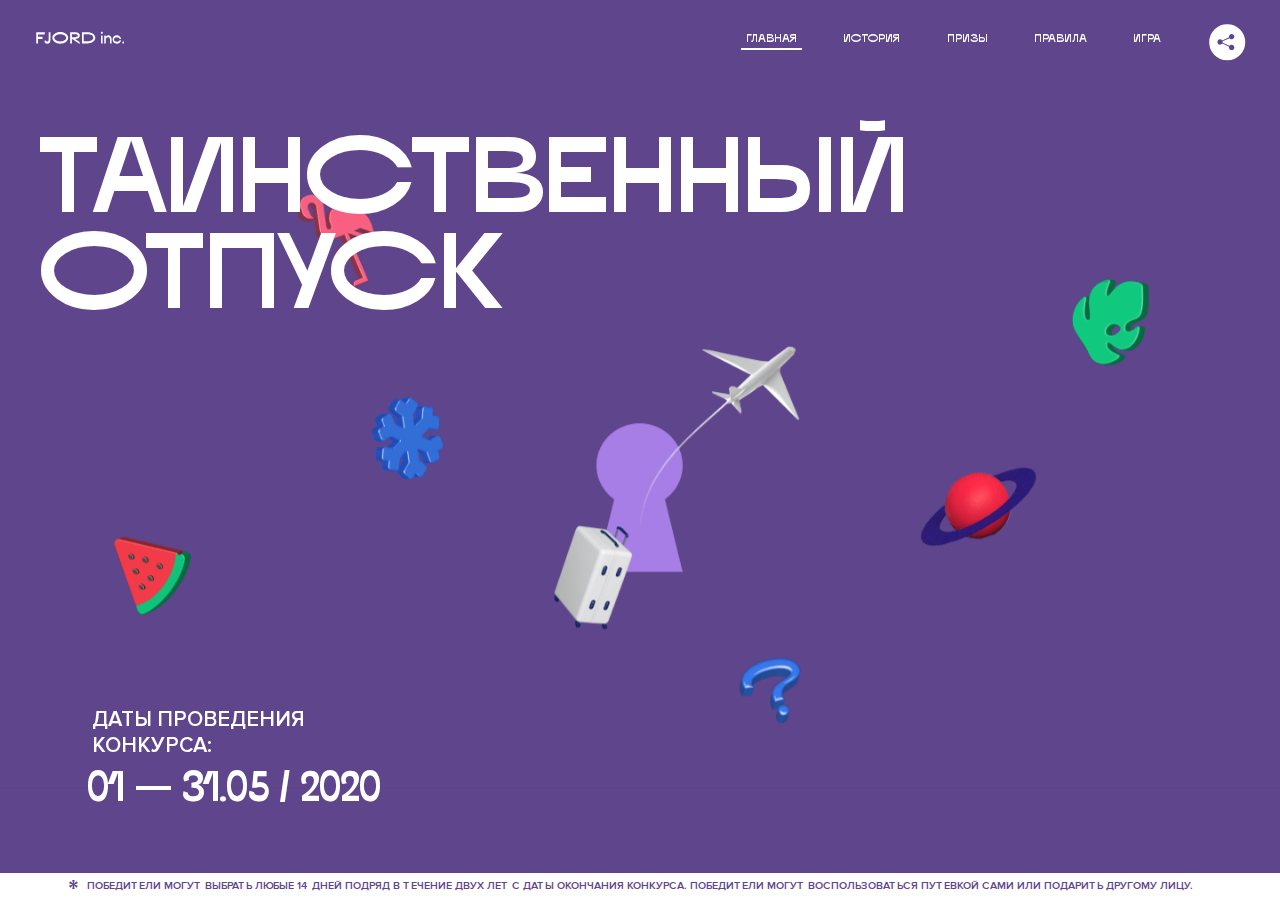
<file: 3/index.html>
<!DOCTYPE html>
<html lang="ru">
<head>
  <meta charset="UTF-8">
  <meta name="description" content="">
  <meta name="viewport" content="width=device-width, initial-scale=1.0">
  <meta http-equiv="X-UA-Compatible" content="ie=edge">
  <title>Mysterious Vacation</title>
  <link rel="stylesheet" href="css/style.min.css">
<link href="css/style.min.css" rel="stylesheet">  <base href="https://htmlacademy-animation.github.io/502263-magic-vacation-1/3/">
</head>
<body>

  <header class="page-header js-header">
    <div class="page-header__wrapper">
      <a href="#" class="page-header__logo" aria-label="Перейти на страницу FJORD.Inc">
        <svg width="100" height="15" viewBox="0 0 100 15" fill="none" xmlns="http://www.w3.org/2000/svg">
          <path d="M0.26 1.4V14H2.276V8.906H7.334V6.44H2.276V3.848H9.872V1.4H0.26ZM12.733 14.36C15.127 14.36 16.243 12.65 16.243 9.5V1.4H14.263V8.96C14.263 11.21 13.723 11.876 12.733 11.876C11.833 11.876 11.473 11.3 11.347 10.58L9.36702 10.94C9.63702 13.046 10.663 14.36 12.733 14.36ZM18.3918 7.7C18.3918 11.372 22.3878 14.36 27.3198 14.36C32.2518 14.36 36.2478 11.372 36.2478 7.7C36.2478 4.028 32.2518 1.04 27.3198 1.04C22.3878 1.04 18.3918 4.028 18.3918 7.7ZM20.6058 7.7C20.6058 5.378 23.6118 3.524 27.3198 3.524C30.9918 3.524 33.9798 5.378 33.9798 7.7C33.9798 10.004 30.9918 11.858 27.3198 11.858C23.6118 11.858 20.6058 10.004 20.6058 7.7ZM40.403 14V8.906H40.799L49.079 14.702V12.38L44.039 8.906H44.201C47.999 8.906 49.277 7.304 49.277 5.162C49.277 3.092 47.999 1.4 44.201 1.4H38.387V14H40.403ZM43.535 3.722C45.785 3.722 47.045 4.136 47.045 5.432C47.045 6.764 45.785 7.034 43.535 7.034H40.403V3.722H43.535ZM51.6936 1.382V14H57.8676C62.7456 14 66.7236 11.534 66.7236 7.7C66.7236 3.848 62.7456 1.382 57.8676 1.382H51.6936ZM53.7096 11.624V3.722H57.5436C61.5396 3.722 64.4916 5.018 64.4916 7.7C64.4916 10.238 61.5396 11.624 57.5436 11.624H53.7096ZM73.1832 14.018H74.9832V5H73.1832V14.018ZM72.9132 1.976C72.9132 2.57 73.3992 3.092 74.0832 3.092C74.7492 3.092 75.2352 2.57 75.2352 1.976C75.2352 1.382 74.7672 0.805999 74.0832 0.805999C73.3812 0.805999 72.9132 1.382 72.9132 1.976ZM76.7867 14H78.5687V9.104C78.7487 8.006 79.5947 6.962 81.0887 6.962C82.1147 6.962 83.2667 7.448 83.2667 9.554V14H85.0487V9.014C85.0487 6.152 83.2307 4.73 81.3587 4.73C79.9187 4.73 79.0727 5.558 78.5687 6.854V5H76.7867V14ZM90.9898 14.27C93.5098 14.27 95.3818 12.506 95.7238 10.328H94.0498C93.7258 11.3 92.6998 12.02 90.9898 12.02C88.8478 12.02 87.7678 10.922 87.7678 9.59C87.7678 8.24 88.8478 6.962 90.9898 6.962C92.7538 6.962 93.7978 7.844 94.0858 8.924H95.7418C95.4358 6.71 93.6178 4.73 90.9898 4.73C88.0918 4.73 86.1298 7.124 86.1298 9.59C86.1298 12.074 88.1278 14.27 90.9898 14.27ZM97.0693 12.938C97.0693 13.658 97.5553 14.144 98.2753 14.144C98.9953 14.144 99.4813 13.658 99.4813 12.938C99.4813 12.2 98.9953 11.714 98.2753 11.714C97.5553 11.714 97.0693 12.2 97.0693 12.938Z" fill="currentColor"></path>
        </svg>
      </a>
      <button class="page-header__toggler js-menu-toggler" type="button" aria-label="Управление мобильным меню"><span>Меню</span></button>
      <nav class="page-header__nav">
        <div class="page-header__menu js-menu" id="menu">
          <ul>
            <li>
              <a class="js-menu-link active" href="#top" data-href="top">главная</a>
            </li>
            <li>
              <a class="js-menu-link" href="#story" data-href="story">история</a>
            </li>
            <li>
              <a class="js-menu-link" href="#prizes" data-href="prizes">призы</a>
            </li>
            <li>
              <a class="js-menu-link" href="#rules" data-href="rules">правила</a>
            </li>
            <li>
              <a class="js-menu-link" href="#game" data-href="game">игра</a>
            </li>
          </ul>
        </div>
        <div class="page-header__social">
          <div class="social-block js-social-block">
            <button class="social-block__toggler" aria-label="Управлять блоком с социальными кнопками">
              <svg width="26" height="22" viewBox="0 0 27 22" fill="none" xmlns="http://www.w3.org/2000/svg">
                <path d="M19.6721 7.43664C21.6273 7.43664 23.213 5.85095 23.213 3.89566C23.213 1.94037 21.6273 0.354675 19.6721 0.354675C17.7168 0.354675 16.1311 1.94037 16.1311 3.89566C16.1311 4.19968 16.1728 4.49178 16.2458 4.77345L7.21751 8.95527C6.57519 8.05214 5.52303 7.46049 4.33078 7.46049C2.37549 7.46049 0.789795 9.04618 0.789795 11.0015C0.789795 12.9568 2.37549 14.5425 4.33078 14.5425C5.52303 14.5425 6.57668 13.9508 7.21751 13.0477L16.2458 17.2295C16.1743 17.5112 16.1311 17.8033 16.1311 18.1073C16.1311 20.0626 17.7168 21.6483 19.6721 21.6483C21.6273 21.6483 23.213 20.0626 23.213 18.1073C23.213 16.152 21.6273 14.5663 19.6721 14.5663C18.4798 14.5663 17.4262 15.158 16.7853 16.0611L7.75701 11.8793C7.82854 11.5976 7.87176 11.3055 7.87176 11.0015C7.87176 10.6974 7.83003 10.4053 7.75701 10.1237L16.7853 5.94186C17.4262 6.84499 18.4783 7.43664 19.6721 7.43664Z" fill="currentColor"></path>
              </svg>
            </button>
            <ul class="social-block__list">
              <li>
                <a class="social-block__link social-block__link--fb" href="#" aria-label="Мы на Facebook">
                  <svg width="8" height="17" viewBox="0 0 8 17" fill="none" xmlns="http://www.w3.org/2000/svg">
                    <path d="M4.24646 16.9899H1.09275L1.05793 8.49828H0V5.30707H1.05793V3.81124C1.05793 1.42084 2.57654 0 5.21735 0H7.41758V3.18585H5.30841C4.28262 3.18585 4.2478 3.48582 4.2478 4.24914V5.30707H7.42964L7.16716 8.49828H4.2478V16.9899H4.24646Z" fill="currentColor"></path>
                  </svg>
                </a>
              </li>
              <li>
                <a class="social-block__link social-block__link--insta" href="#" aria-label="Мы в Instagram">
                  <svg width="15" height="15" viewBox="0 0 15 15" fill="none" xmlns="http://www.w3.org/2000/svg">
                    <path d="M11.0197 0H4.19806C2.14246 0 0.471191 1.66993 0.471191 3.72285V10.5499C0.471191 12.6082 2.14112 14.2727 4.19806 14.2727H11.0197C13.0753 14.2727 14.7466 12.6082 14.7466 10.5499V3.72285C14.7466 1.67127 13.0753 0 11.0197 0ZM11.0197 12.4849H4.19806C3.13076 12.4849 2.26432 11.6158 2.26432 10.5512V3.72419C2.26432 2.65956 3.13076 1.79715 4.19806 1.79715H11.0197C12.087 1.79715 12.9535 2.6609 12.9535 3.72419V10.5512C12.9535 11.6145 12.087 12.4849 11.0197 12.4849Z" fill="currentColor"></path>
                    <path d="M7.60887 3.11084C5.38989 3.11084 3.58203 4.9187 3.58203 7.14036C3.58203 9.35532 5.38989 11.1645 7.60887 11.1645C9.83053 11.1645 11.6357 9.35666 11.6357 7.14036C11.6357 4.9187 9.83053 3.11084 7.60887 3.11084ZM7.60887 9.36871C6.37551 9.36871 5.37784 8.37372 5.37784 7.14036C5.37784 5.90699 6.37551 4.90665 7.60887 4.90665C8.83822 4.90665 9.84259 5.90833 9.84259 7.14036C9.84392 8.37238 8.83822 9.36871 7.60887 9.36871Z" fill="currentColor"></path>
                    <path d="M11.3573 2.35962C10.8256 2.35962 10.3931 2.79752 10.3931 3.32381C10.3931 3.85546 10.8256 4.29336 11.3573 4.29336C11.8862 4.29336 12.3215 3.85546 12.3215 3.32381C12.3215 2.79752 11.8862 2.35962 11.3573 2.35962Z" fill="currentColor"></path>
                  </svg>
                </a>
              </li>
              <li>
                <a class="social-block__link social-block__link--vk" href="#" aria-label="Мы ВКонтакте">
                  <svg width="17" height="10" viewBox="0 0 17 10" fill="none" xmlns="http://www.w3.org/2000/svg">
                    <path d="M14.1234 4.9002C14.1234 4.9002 16.3623 1.72708 16.5866 0.680242C16.6595 0.312285 16.4947 0.103188 16.1069 0.103188C16.1069 0.103188 14.8193 0.103188 14.168 0.103188C13.7235 0.103188 13.5587 0.293278 13.4235 0.579768C13.4235 0.579768 12.3724 2.82553 11.0969 4.24712C10.6861 4.70333 10.4781 4.84318 10.2511 4.84318C10.0646 4.84318 9.98625 4.6911 9.98625 4.27834V0.649016C9.98625 0.147997 9.92545 0.00135496 9.5066 0.00135496H6.39628C6.15578 0.00135496 6.0085 0.134417 6.0085 0.324506C6.0085 0.801084 6.73406 0.908351 6.73406 2.20231V4.87305C6.73406 5.40529 6.70569 5.61575 6.45303 5.61575C5.78016 5.61575 4.19528 3.30618 3.30623 0.678887C3.12923 0.145282 2.93737 0 2.43475 0H0.486409C0.205373 0 0 0.190085 0 0.476576C0 0.991172 0.60666 3.40801 2.99277 6.64358C4.59927 8.8201 6.70569 10 8.60269 10C9.76196 10 10.0416 9.80312 10.0416 9.31432V7.63883C10.0416 7.22607 10.2065 7.04956 10.4429 7.04956C10.7078 7.04956 11.1847 7.13238 12.2805 8.22268C13.5843 9.47862 13.6762 10 14.3896 10H16.5676C16.7919 10 17 9.89273 17 9.52342C17 9.02919 16.3623 8.15343 15.384 7.10659C14.9801 6.56755 14.3302 5.98914 14.1248 5.72301C13.8275 5.40801 13.9154 5.23014 14.1234 4.9002Z" fill="currentColor"></path>
                  </svg>
                </a>
              </li>
            </ul>
          </div>
        </div>
      </nav>
    </div>
  </header>

  <main class="page-content">

    <section class="animation-screen"></section>

    <section class="screen screen--hidden screen--intro js-scrollspy" id="top">
      <div class="screen__wrapper">
        <div class="intro">
          <h1 class="intro__title">Таинственный отпуск</h1>
          <div class="intro__content">
            <div class="intro__info">
              <p class="intro__label">Даты проведения конкурса:</p>
              <p class="intro__date">01 — 31.05 / 2020</p>
            </div>
            <div class="intro__message">
              <p>
                Отгадай первым место назначения и&nbsp;отправься в&nbsp;путешествие в&nbsp;любое время или получи один из многочисленных призов
                <svg width="16" height="16" viewBox="0 0 10 10" fill="none" xmlns="http://www.w3.org/2000/svg">
                  <path d="M0 6.35337L3.90271 4.99012L0 3.64663L1.34615 1.32374L4.44287 4.01073L3.67364 0H6.34615L5.57692 4.01073L8.65385 1.32374L10 3.64663L6.13405 4.99012L10 6.35337L8.65385 8.65651L5.57692 5.98927L6.34615 10H3.67364L4.44287 5.96952L1.34615 8.65651L0 6.35337Z" fill="currentColor"></path>
                </svg>
              </p>
            </div>
          </div>
        </div>
      </div>
      <div class="screen__footer js-footer">
        <button class="screen__footer-enlarge js-footer-toggler" type="button" aria-label="Показать сообщение">
          <svg width="10" height="10" viewBox="0 0 10 10" fill="none" xmlns="http://www.w3.org/2000/svg">
            <path d="M0 6.35337L3.90271 4.99012L0 3.64663L1.34615 1.32374L4.44287 4.01073L3.67364 0H6.34615L5.57692 4.01073L8.65385 1.32374L10 3.64663L6.13405 4.99012L10 6.35337L8.65385 8.65651L5.57692 5.98927L6.34615 10H3.67364L4.44287 5.96952L1.34615 8.65651L0 6.35337Z" fill="currentColor"></path>
          </svg>
        </button>
        <button class="screen__footer-collapse js-footer-toggler" type="button" aria-label="Скрыть сообщение">
          <svg width="13" height="13" viewBox="0 0 13 13" fill="none" xmlns="http://www.w3.org/2000/svg">
            <line x1="12.3536" y1="0.353553" x2="0.738349" y2="11.9688" stroke="currentColor"></line>
            <line x1="0.738319" y1="0.539925" x2="12.3535" y2="12.1551" stroke="currentColor"></line>
          </svg>
        </button>
        <div class="screen__footer-wrapper">
          <div class="screen__footer-announce">
            <p class="screen__footer-label">Даты проведения конкурса:</p>
            <p class="screen__footer-date">01 — 31.05 / 2020</p>
          </div>
          <div class="screen__footer-note">
            <p>
              <svg width="10" height="10" viewBox="0 0 10 10" fill="none" xmlns="http://www.w3.org/2000/svg">
                <path d="M0 6.35337L3.90271 4.99012L0 3.64663L1.34615 1.32374L4.44287 4.01073L3.67364 0H6.34615L5.57692 4.01073L8.65385 1.32374L10 3.64663L6.13405 4.99012L10 6.35337L8.65385 8.65651L5.57692 5.98927L6.34615 10H3.67364L4.44287 5.96952L1.34615 8.65651L0 6.35337Z" fill="currentColor"></path>
              </svg>
              <span>Победители могут выбрать любые 14 дней подряд в&nbsp;течение двух лет с&nbsp;даты окончания конкурса. Победители могут воспользоваться путевкой сами или подарить другому лицу.</span>
            </p>
          </div>
        </div>
      </div>
    </section>

    <section class="screen screen--hidden screen--story js-scrollspy" id="story">

      <div class="slider swiper-container js-slider">

        <div class="swiper-wrapper">

          <div class="slider__item swiper-slide">
            <h2 class="slider__item-title">История</h2>
            <p class="slider__item-text">Джеймс Таргет был основателем компании &laquo;Fjord Inc.&raquo;. С&nbsp;1965 года &laquo;Fjord Inc.&raquo; прославилась надёжными и&nbsp;удобными чемоданами и&nbsp;аксессуарами для туристов.</p>
          </div>

          <div class="slider__item swiper-slide">
            <p class="slider__item-text">Когда Джеймсу было 7&nbsp;лет, в&nbsp;их&nbsp;доме гостил дядюшка и&nbsp;развлекал детей рассказами о&nbsp;своей поездке в&nbsp;место, показавшееся малышу Таргету невероятным. Тогда Джеймс решил, что однажды посетит его, но&nbsp;не&nbsp;будет рассказывать о&nbsp;мечте, пока не&nbsp;осуществит.</p>
          </div>

          <div class="slider__item swiper-slide">
            <p class="slider__item-text">Джеймс Таргет стал увлеченным путешественником. Он&nbsp;посетил 5&nbsp;континентов, 126&nbsp;стран.</p>
          </div>

          <div class="slider__item swiper-slide">
            <p class="slider__item-text">Он&nbsp;сплавлялся по&nbsp;Амазонке и&nbsp;погружался в&nbsp;пещеры Франции, медитировал в&nbsp;горах Тибета и&nbsp;пожимал руку вождя племени Акугауа.</p>
          </div>

          <div class="slider__item swiper-slide">
            <p class="slider__item-text">Из&nbsp;своих поездок Джеймс Таргет привозил идеи, как сделать свои чемоданы &laquo;Fjord Inc.&raquo; удобными и&nbsp;приспособленными к&nbsp;разным дорожным условиям.</p>
          </div>

          <div class="slider__item swiper-slide">
            <p class="slider__item-text">Всё это время Джеймс не&nbsp;оставлял идею поездки своей мечты. Однако, как только он&nbsp;брался за&nbsp;планирование, возникали препятствия, не&nbsp;позволяющие отправиться туда.</p>
          </div>

          <div class="slider__item swiper-slide">
            <p class="slider__item-text">В&nbsp;возрасте 67&nbsp;лет Джеймс Таргет попал под лавину и&nbsp;погиб. В&nbsp;своём завещании он&nbsp;поручил отправить в&nbsp;заветное путешествие трёх смельчаков, единых с&nbsp;ним духом.</p>
          </div>

          <div class="slider__item swiper-slide">
            <p class="slider__item-text">Тех, кто сможет узнать таинственное место, задавая вопросы специально обученному ИИ&nbsp;&laquo;Соне&raquo;, ждет фантастическое путешествие.</p>
          </div>
        </div>
        <div class="slider__controls">
          <button class="slider__control slider__control--prev js-control-prev" type="button" aria-label="Показать предыдущую историю">
            <svg width="12" height="22" viewBox="0 0 12 22" fill="none" xmlns="http://www.w3.org/2000/svg">
              <path d="M11 1L1 11L11 21" stroke="currentColor" stroke-width="2" stroke-linejoin="round"></path>
            </svg>
          </button>
          <button class="slider__control slider__control--next js-control-next" type="button" aria-label="Показать следующую историю">
            <svg width="12" height="22" viewBox="0 0 12 22" fill="none" xmlns="http://www.w3.org/2000/svg">
              <path d="M1 1L11 11L1 21" stroke="currentColor" stroke-width="2" stroke-linejoin="round"></path>
            </svg>
          </button>
        </div>
        <div class="slider__pagination swiper-pagination"></div>
      </div>
      <div class="curtain"></div>
    </section>

    <section class="screen screen--hidden screen--prizes js-scrollspy" id="prizes">
      <div class="screen__wrapper">
        <div class="prizes">
          <h2 class="prizes__title">ПРизы</h2>
          <div class="prizes__lead">
            <p>Найди ответ и&nbsp;получи один из&nbsp;призов:</p>
          </div>
          <ul class="prizes__list">
            <li class="prizes__item prizes__item--journeys">
              <div class="prizes__icon">
                <picture>
                  <source srcset="img/prize1-mob.svg" media="(orientation: portrait)">
                  <img src="img/prize1.svg" alt="">
                </picture>
              </div>
              <p class="prizes__desc">
                <b>3</b>
                <span>загадочных путешествия</span>
              </p>
            </li>
            <li class="prizes__item prizes__item--cases">
              <div class="prizes__icon">
                <picture>
                  <source srcset="img/prize2-mob.svg" media="(orientation: portrait)">
                  <img src="img/prize2.svg" alt="">
                </picture>
              </div>
              <p class="prizes__desc">
                <b>7</b>
                <span>надежных чемоданов</span>
              </p>
            </li>
            <li class="prizes__item prizes__item--codes">
              <div class="prizes__icon">
                <picture>
                  <source srcset="img/prize3-mob.svg" media="(orientation: portrait)">
                  <img src="img/prize3.svg" alt="">
                </picture>
              </div>
              <p class="prizes__desc">
                <b>900</b>
                <span>
                  промокодов на&nbsp;скидку 15%
                  <svg width="10" height="10" viewBox="0 0 10 10" fill="none" xmlns="http://www.w3.org/2000/svg">
                    <path d="M0 6.35337L3.90271 4.99012L0 3.64663L1.34615 1.32374L4.44287 4.01073L3.67364 0H6.34615L5.57692 4.01073L8.65385 1.32374L10 3.64663L6.13405 4.99012L10 6.35337L8.65385 8.65651L5.57692 5.98927L6.34615 10H3.67364L4.44287 5.96952L1.34615 8.65651L0 6.35337Z" fill="currentColor"></path>
                  </svg>
                </span>
              </p>
            </li>
          </ul>
        </div>
      </div>
      <div class="screen__footer js-footer">
        <button class="screen__footer-enlarge js-footer-toggler" type="button" aria-label="Показать сообщение">
          <svg width="10" height="10" viewBox="0 0 10 10" fill="none" xmlns="http://www.w3.org/2000/svg">
            <path d="M0 6.35337L3.90271 4.99012L0 3.64663L1.34615 1.32374L4.44287 4.01073L3.67364 0H6.34615L5.57692 4.01073L8.65385 1.32374L10 3.64663L6.13405 4.99012L10 6.35337L8.65385 8.65651L5.57692 5.98927L6.34615 10H3.67364L4.44287 5.96952L1.34615 8.65651L0 6.35337Z" fill="currentColor"></path>
          </svg>
        </button>
        <button class="screen__footer-collapse js-footer-toggler" type="button" aria-label="Скрыть сообщение">
          <svg width="13" height="13" viewBox="0 0 13 13" fill="none" xmlns="http://www.w3.org/2000/svg">
            <line x1="12.3536" y1="0.353553" x2="0.738349" y2="11.9688" stroke="currentColor"></line>
            <line x1="0.738319" y1="0.539925" x2="12.3535" y2="12.1551" stroke="currentColor"></line>
          </svg>
        </button>
        <div class="screen__footer-wrapper">
          <div class="screen__footer-announce">
            <p class="screen__footer-label">Даты проведения конкурса:</p>
            <p class="screen__footer-date">01 — 31.05 / 2020</p>
          </div>
          <div class="screen__footer-note">
            <p>
              <svg width="10" height="10" viewBox="0 0 10 10" fill="none" xmlns="http://www.w3.org/2000/svg">
                <path d="M0 6.35337L3.90271 4.99012L0 3.64663L1.34615 1.32374L4.44287 4.01073L3.67364 0H6.34615L5.57692 4.01073L8.65385 1.32374L10 3.64663L6.13405 4.99012L10 6.35337L8.65385 8.65651L5.57692 5.98927L6.34615 10H3.67364L4.44287 5.96952L1.34615 8.65651L0 6.35337Z" fill="currentColor"></path>
              </svg>
              <span>Скидка&nbsp;15% на&nbsp;единоразовое приобретение путёвки с&nbsp;1&nbsp;июня 2020 по&nbsp;31&nbsp;мая 2022&nbsp;года. Суммируется с&nbsp;другими акциями</span>
            </p>
          </div>
        </div>
      </div>
    </section>

    <section class="screen screen--hidden screen--rules js-scrollspy" id="rules">
      <div class="screen__wrapper">
        <div class="rules">
          <h2 class="rules__title">Правила</h2>
          <div class="rules__lead">
            <p>Для того чтобы получить наследство Джеймса Таргета, тебе нужно выведать у&nbsp;&laquo;Сони&raquo;, куда предстоит отправиться тебе в&nbsp;случае победы</p>
          </div>
          <ol class="rules__list">
            <li class="rules__item">
              <p>Тебе отводится <br>5&nbsp;минут</p>
            </li>
            <li class="rules__item">
              <p>Задавай любые вопросы в&nbsp;текстовом поле</p>
            </li>
            <li class="rules__item">
              <p>Нажимай кнопку &laquo;Узнать&raquo;, чтобы получить ответ</p>
            </li>
            <li class="rules__item">
              <p>&laquo;Соня&raquo; может отвечать только&nbsp;Да или Нет</p>
            </li>
          </ol>
          <a href="#game" class="rules__link btn">Погнали!</a>
        </div>
      </div>
      <div class="screen__disclaimer">
        <div class="disclaimer">
          <ul>
            <li>
              <a href="#">Правовая информация</a>
            </li>
            <li>
              <a href="#">Подробные правила</a>
            </li>
          </ul>
        </div>
      </div>
    </section>

    <section class="screen screen--hidden screen--game js-scrollspy" id="game">
      <div class="screen__wrapper">
        <div class="game">
          <div class="game__header">
            <h2 class="game__title">Игра</h2>
            <div class="game__counter">
              <span>05</span>:<span>00</span>
            </div>
          </div>
          <div class="game__body">
            <div class="chat">
              <div class="chat__body js-chat">
                <ul class="chat__list" id="messages"></ul>
              </div>
              <div class="chat__footer">
                <form action="#" method="post" class="form" id="message-form">
                  <label for="message-field" class="visually-hidden">Поле для ввода вопроса</label>
                  <input type="text" class="form__field" id="message-field">
                  <button class="form__button btn">
                    Узнать
                    <svg width="18" height="19" viewBox="0 0 18 19" fill="none" xmlns="http://www.w3.org/2000/svg">
                      <path stroke="currentColor" stroke-width="2" d="M9 19V1"></path>
                      <path d="M1 9l8-8 8 8" stroke="currentColor" stroke-width="2" stroke-linejoin="round"></path>
                    </svg>
                  </button>
                </form>
              </div>
            </div>
          </div>
          <!-- временные кнопки для показа результата -->
          <div class="game__buttons">
            <button class="game__button btn js-show-result" type="button" data-target="result">Положительный результат</button>
            <button class="game__button btn js-show-result" type="button" data-target="result2">Положительный результат - 2</button>
            <button class="game__button btn js-show-result" type="button" data-target="result3">Отрицательный результат</button>
          </div>
        </div>
      </div>
    </section>

    <section class="screen screen--hidden screen--result" id="result">
      <div class="screen__wrapper">
        <div class="result result--trip">
          <div class="result__image">
            <picture>
              <source srcset="img/result1-mob.png 1x, img/result1-mob@2x.png 2x" media="(max-width: 768px) and (orientation: portrait)">
              <img src="img/result1.png" srcset="img/result1@2x.png 2x" alt="">
            </picture>
          </div>
          <h2 class="result__title">
            <span class="visually-hidden">ПОбеда!</span>
            <svg xmlns="http://www.w3.org/2000/svg" viewBox="0 0 568.85 109.24">
              <path d="M16,24.44V92H2.6V8H75V92H61.52V24.44H16Z" transform="translate(-2.1 -1.5)" fill="none" stroke="currentColor"></path>
              <path d="M148.76,5.6c32.88,0,59.52,19.92,59.52,44.4s-26.64,44.4-59.52,44.4S89.24,74.48,89.24,50,115.88,5.6,148.76,5.6Zm0,72.12c24.48,0,44.4-12.36,44.4-27.72s-19.92-27.84-44.4-27.84C124,22.16,104,34.52,104,50S124,77.72,148.76,77.72Z" transform="translate(-2.1 -1.5)" fill="none" stroke="currentColor"></path>
              <path d="M287.36,8V24.44H236v14.4h25.32c25.44,0,34,11.16,34,26.52,0,15.6-8.52,26.64-34,26.64H222.56V8h64.8ZM256.88,76.52c15.12,0,23.52-2,23.52-11.52S272,54.44,256.88,54.44H236V76.52h20.88Z" transform="translate(-2.1 -1.5)" fill="none" stroke="currentColor"></path>
              <path d="M371.47,8V24.44H320.84V41.6h33.6V58h-33.6V75.56h50.64V92H307.4V8h64.08Z" transform="translate(-2.1 -1.5)" fill="none" stroke="currentColor"></path>
              <path d="M382.39,110.24V75.56h7.44c4.56-4.68,7.8-18.36,8.76-56L399,8h48.6V75.56h10v34.68H442.87V92H397v18.24H382.39Zm51.72-34.68V24.44H411.55v3.12c-0.48,22.44-3.24,37.68-7.2,48h29.76Z" transform="translate(-2.1 -1.5)" fill="none" stroke="currentColor"></path>
              <path d="M463.75,92l28-84h27.12l28.08,84H533.47l-7.8-23.52h-37.8L480.07,92H463.75Zm56.64-40L507,11.84,493.51,52h26.88Z" transform="translate(-2.1 -1.5)" fill="none" stroke="currentColor"></path>
              <path d="M554.12,70.4L555.55,2H569l1.44,68.4H554.12Zm8.28,6.36c4.8,0,8,3.24,8,8.16a8,8,0,1,1-16.08,0C554.35,80,557.59,76.76,562.39,76.76Z" transform="translate(-2.1 -1.5)" fill="none" stroke="currentColor"></path>
            </svg>
          </h2>
          <div class="result__text">
            <p>ты&nbsp;отправляешься в&nbsp;Арктику!</p>
          </div>
          <div class="result__form">
            <form action="#" method="post" class="form form--result">
              <label for="email-field" class="form__label">зарегистрируй результат</label>
              <input type="email" class="form__field" id="email-field" placeholder="e-mail для регистации результата и получения приза" required="">
              <button class="form__button btn">
                отправить
                <svg width="18" height="19" viewBox="0 0 18 19" fill="none" xmlns="http://www.w3.org/2000/svg">
                  <path stroke="currentColor" stroke-width="2" d="M9 19V1"></path>
                  <path d="M1 9l8-8 8 8" stroke="currentColor" stroke-width="2" stroke-linejoin="round"></path>
                </svg>
              </button>
            </form>
          </div>
        </div>
      </div>
    </section>

    <section class="screen screen--hidden screen--result" id="result2">
      <div class="screen__wrapper">
        <div class="result result--prize">
          <div class="result__image">
            <picture>
              <source srcset="img/result2-mob.png 1x, img/result2-mob@2x.png 2x" media="(max-width: 768px) and (orientation: portrait)">
              <img src="img/result2.png" srcset="img/result2@2x.png 2x" alt="">
            </picture>
          </div>
          <h2 class="result__title">
            <span class="visually-hidden">ПОбеда!</span>
            <svg xmlns="http://www.w3.org/2000/svg" viewBox="0 0 568.85 109.24">
              <path d="M16,24.44V92H2.6V8H75V92H61.52V24.44H16Z" transform="translate(-2.1 -1.5)" fill="none" stroke="currentColor"></path>
              <path d="M148.76,5.6c32.88,0,59.52,19.92,59.52,44.4s-26.64,44.4-59.52,44.4S89.24,74.48,89.24,50,115.88,5.6,148.76,5.6Zm0,72.12c24.48,0,44.4-12.36,44.4-27.72s-19.92-27.84-44.4-27.84C124,22.16,104,34.52,104,50S124,77.72,148.76,77.72Z" transform="translate(-2.1 -1.5)" fill="none" stroke="currentColor"></path>
              <path d="M287.36,8V24.44H236v14.4h25.32c25.44,0,34,11.16,34,26.52,0,15.6-8.52,26.64-34,26.64H222.56V8h64.8ZM256.88,76.52c15.12,0,23.52-2,23.52-11.52S272,54.44,256.88,54.44H236V76.52h20.88Z" transform="translate(-2.1 -1.5)" fill="none" stroke="currentColor"></path>
              <path d="M371.47,8V24.44H320.84V41.6h33.6V58h-33.6V75.56h50.64V92H307.4V8h64.08Z" transform="translate(-2.1 -1.5)" fill="none" stroke="currentColor"></path>
              <path d="M382.39,110.24V75.56h7.44c4.56-4.68,7.8-18.36,8.76-56L399,8h48.6V75.56h10v34.68H442.87V92H397v18.24H382.39Zm51.72-34.68V24.44H411.55v3.12c-0.48,22.44-3.24,37.68-7.2,48h29.76Z" transform="translate(-2.1 -1.5)" fill="none" stroke="currentColor"></path>
              <path d="M463.75,92l28-84h27.12l28.08,84H533.47l-7.8-23.52h-37.8L480.07,92H463.75Zm56.64-40L507,11.84,493.51,52h26.88Z" transform="translate(-2.1 -1.5)" fill="none" stroke="currentColor"></path>
              <path d="M554.12,70.4L555.55,2H569l1.44,68.4H554.12Zm8.28,6.36c4.8,0,8,3.24,8,8.16a8,8,0,1,1-16.08,0C554.35,80,557.59,76.76,562.39,76.76Z" transform="translate(-2.1 -1.5)" fill="none" stroke="currentColor"></path>
            </svg>
          </h2>
          <div class="result__text">
            <p>чемодан &laquo;Fjord&nbsp;Inc.&raquo;&nbsp;твой</p>
          </div>
          <div class="result__form">
            <form action="#" method="post" class="form form--result">
              <label for="email-field2" class="form__label">зарегистрируй результат</label>
              <input type="email" class="form__field" id="email-field2" placeholder="e-mail для регистации результата и получения приза" required="">
              <button class="form__button btn">
                отправить
                <svg width="18" height="19" viewBox="0 0 18 19" fill="none" xmlns="http://www.w3.org/2000/svg">
                  <path stroke="currentColor" stroke-width="2" d="M9 19V1"></path>
                  <path d="M1 9l8-8 8 8" stroke="currentColor" stroke-width="2" stroke-linejoin="round"></path>
                </svg>
              </button>
            </form>
          </div>
        </div>
      </div>
    </section>

    <section class="screen screen--hidden screen--result" id="result3">
      <div class="screen__wrapper">
        <div class="result result--negative">
          <div class="result__image">
            <picture>
              <source srcset="img/result3-mob.png 1x, img/result3-mob@2x.png 2x" media="(max-width: 768px) and (orientation: portrait)">
              <img src="img/result3.png" srcset="img/result3@2x.png 2x" alt="">
            </picture>
          </div>
          <h2 class="result__title">
            <span class="visually-hidden">Не угадал!</span>
            <svg xmlns="http://www.w3.org/2000/svg" viewBox="0 0 660.77 109.24">
              <path d="M2.66,92V8H16.1V42.2H53.3V8H66.74V92H53.3V58.64H16.1V92H2.66Z" transform="translate(-2.16 -1.5)" fill="none" stroke="currentColor"></path>
              <path d="M147.62,8V24.44H97V41.6h33.6V58H97V75.56h50.64V92H83.54V8h64.08Z" transform="translate(-2.16 -1.5)" fill="none" stroke="currentColor"></path>
              <path d="M199.22,8l20.52,42.36L235.34,8h16.44l-31,84H204.38l9.48-25.92L185.78,8h13.44Z" transform="translate(-2.16 -1.5)" fill="none" stroke="currentColor"></path>
              <path d="M273.74,24.44V92H260.3V8h50.16V24.44H273.74Z" transform="translate(-2.16 -1.5)" fill="none" stroke="currentColor"></path>
              <path d="M307.1,92l28-84h27.12l28.08,84H376.82L369,68.48h-37.8L323.42,92H307.1Zm56.64-40L350.3,11.84,336.86,52h26.88Z" transform="translate(-2.16 -1.5)" fill="none" stroke="currentColor"></path>
              <path d="M396.38,110.24V75.56h7.44c4.56-4.68,7.8-18.36,8.76-56L412.94,8h48.6V75.56h10v34.68H456.86V92H411v18.24H396.38ZM448.1,75.56V24.44H425.54v3.12c-0.48,22.44-3.24,37.68-7.2,48H448.1Z" transform="translate(-2.16 -1.5)" fill="none" stroke="currentColor"></path>
              <path d="M477.74,92l28-84h27.12L560.9,92H547.46l-7.8-23.52h-37.8L494.06,92H477.74Zm56.64-40-13.44-40.2L507.5,52h26.88Z" transform="translate(-2.16 -1.5)" fill="none" stroke="currentColor"></path>
              <path d="M568.7,76.88a13.77,13.77,0,0,0,5,1c6.6,0,10.44-6.24,12-58.32L586.22,8h46.2V92H619V24.44H598.82l-0.12,3.12C597.14,81,589,94.4,573.74,94.4a28.55,28.55,0,0,1-6.72-.84Z" transform="translate(-2.16 -1.5)" fill="none" stroke="currentColor"></path>
              <path d="M646.1,70.4L647.54,2H661l1.44,68.4H646.1Zm8.28,6.36c4.8,0,8,3.24,8,8.16a8,8,0,0,1-16.08,0C646.34,80,649.58,76.76,654.38,76.76Z" transform="translate(-2.16 -1.5)" fill="none" stroke="currentColor"></path>
            </svg>
          </h2>
          <button class="result__button js-play" type="button">
            не сдавайся!
            <span>
              <svg width="27" height="22" viewBox="0 0 27 22" fill="none" xmlns="http://www.w3.org/2000/svg">
                <path d="M10.6899 1.47998C5.42992 1.47998 1.16992 5.73998 1.16992 11C1.16992 16.26 5.42992 20.52 10.6899 20.52C15.9499 20.52 20.2099 16.26 20.2099 11V7.13998" stroke="currentColor" stroke-width="2" stroke-miterlimit="10"></path>
                <path d="M15.1099 12.5099L20.1499 7.13989L25.3099 12.6299" stroke="currentColor" stroke-width="2" stroke-miterlimit="10" stroke-linejoin="round"></path>
              </svg>
            </span>
          </button>
        </div>
      </div>
    </section>

  </main>

<script src="js/script.js"></script></body>
</html>
</file>
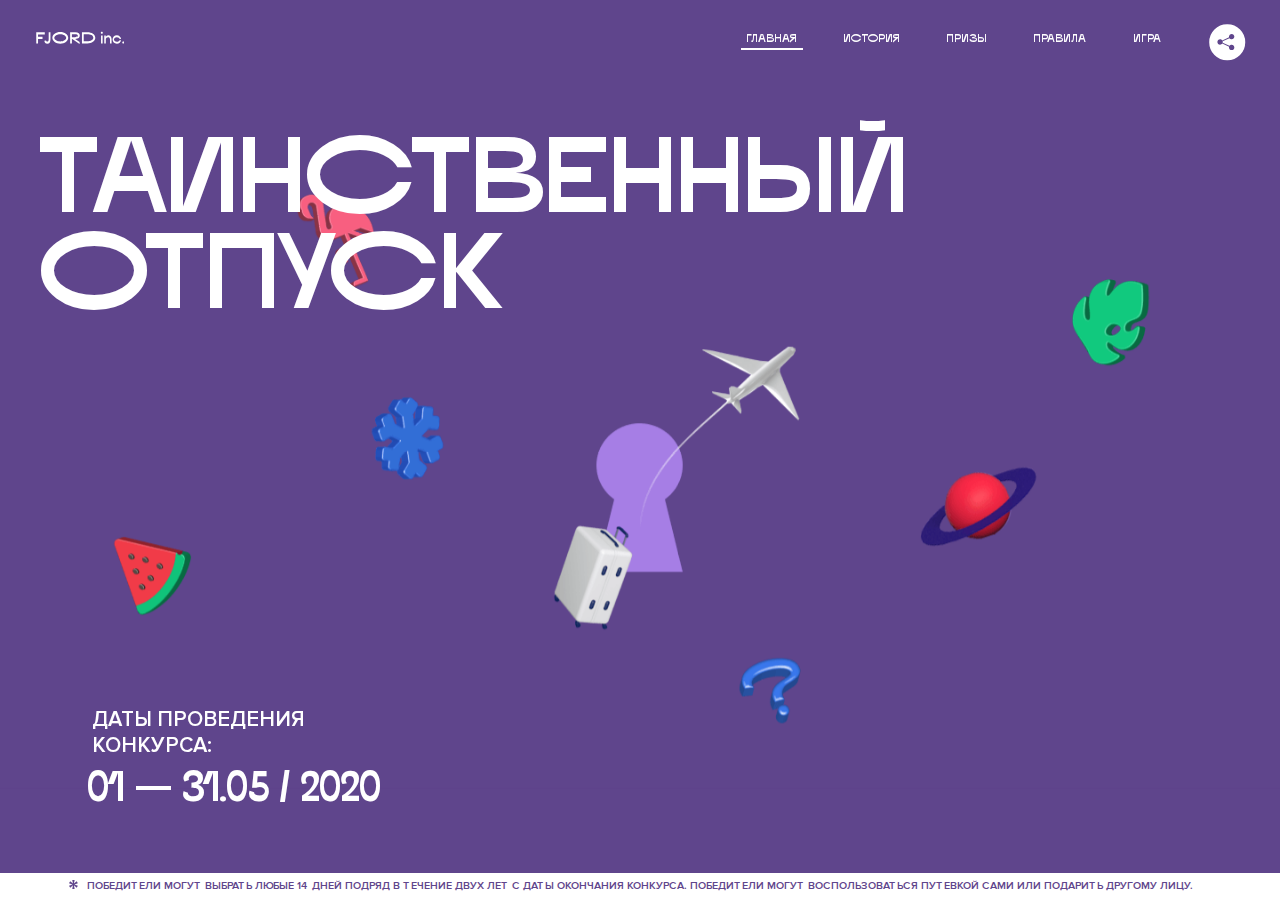
<file: 4/index.html>
<!DOCTYPE html>
<html lang="ru">
<head>
  <meta charset="UTF-8">
  <meta name="description" content="">
  <meta name="viewport" content="width=device-width, initial-scale=1.0">
  <meta http-equiv="X-UA-Compatible" content="ie=edge">
  <title>Mysterious Vacation</title>
<link href="css/style.min.css" rel="stylesheet">  <base href="https://htmlacademy-animation.github.io/502263-magic-vacation-1/4/">
</head>
<body>

  <header class="page-header js-header">
    <div class="page-header__wrapper">
      <a href="#" class="page-header__logo" aria-label="Перейти на страницу FJORD.Inc">
        <svg width="100" height="15" viewBox="0 0 100 15" fill="none" xmlns="http://www.w3.org/2000/svg">
          <path d="M0.26 1.4V14H2.276V8.906H7.334V6.44H2.276V3.848H9.872V1.4H0.26ZM12.733 14.36C15.127 14.36 16.243 12.65 16.243 9.5V1.4H14.263V8.96C14.263 11.21 13.723 11.876 12.733 11.876C11.833 11.876 11.473 11.3 11.347 10.58L9.36702 10.94C9.63702 13.046 10.663 14.36 12.733 14.36ZM18.3918 7.7C18.3918 11.372 22.3878 14.36 27.3198 14.36C32.2518 14.36 36.2478 11.372 36.2478 7.7C36.2478 4.028 32.2518 1.04 27.3198 1.04C22.3878 1.04 18.3918 4.028 18.3918 7.7ZM20.6058 7.7C20.6058 5.378 23.6118 3.524 27.3198 3.524C30.9918 3.524 33.9798 5.378 33.9798 7.7C33.9798 10.004 30.9918 11.858 27.3198 11.858C23.6118 11.858 20.6058 10.004 20.6058 7.7ZM40.403 14V8.906H40.799L49.079 14.702V12.38L44.039 8.906H44.201C47.999 8.906 49.277 7.304 49.277 5.162C49.277 3.092 47.999 1.4 44.201 1.4H38.387V14H40.403ZM43.535 3.722C45.785 3.722 47.045 4.136 47.045 5.432C47.045 6.764 45.785 7.034 43.535 7.034H40.403V3.722H43.535ZM51.6936 1.382V14H57.8676C62.7456 14 66.7236 11.534 66.7236 7.7C66.7236 3.848 62.7456 1.382 57.8676 1.382H51.6936ZM53.7096 11.624V3.722H57.5436C61.5396 3.722 64.4916 5.018 64.4916 7.7C64.4916 10.238 61.5396 11.624 57.5436 11.624H53.7096ZM73.1832 14.018H74.9832V5H73.1832V14.018ZM72.9132 1.976C72.9132 2.57 73.3992 3.092 74.0832 3.092C74.7492 3.092 75.2352 2.57 75.2352 1.976C75.2352 1.382 74.7672 0.805999 74.0832 0.805999C73.3812 0.805999 72.9132 1.382 72.9132 1.976ZM76.7867 14H78.5687V9.104C78.7487 8.006 79.5947 6.962 81.0887 6.962C82.1147 6.962 83.2667 7.448 83.2667 9.554V14H85.0487V9.014C85.0487 6.152 83.2307 4.73 81.3587 4.73C79.9187 4.73 79.0727 5.558 78.5687 6.854V5H76.7867V14ZM90.9898 14.27C93.5098 14.27 95.3818 12.506 95.7238 10.328H94.0498C93.7258 11.3 92.6998 12.02 90.9898 12.02C88.8478 12.02 87.7678 10.922 87.7678 9.59C87.7678 8.24 88.8478 6.962 90.9898 6.962C92.7538 6.962 93.7978 7.844 94.0858 8.924H95.7418C95.4358 6.71 93.6178 4.73 90.9898 4.73C88.0918 4.73 86.1298 7.124 86.1298 9.59C86.1298 12.074 88.1278 14.27 90.9898 14.27ZM97.0693 12.938C97.0693 13.658 97.5553 14.144 98.2753 14.144C98.9953 14.144 99.4813 13.658 99.4813 12.938C99.4813 12.2 98.9953 11.714 98.2753 11.714C97.5553 11.714 97.0693 12.2 97.0693 12.938Z" fill="currentColor"></path>
        </svg>
      </a>
      <button class="page-header__toggler js-menu-toggler" type="button" aria-label="Управление мобильным меню"><span>Меню</span></button>
      <nav class="page-header__nav">
        <div class="page-header__menu js-menu" id="menu">
          <ul>
            <li>
              <a class="js-menu-link active" href="#top" data-href="top">главная</a>
            </li>
            <li>
              <a class="js-menu-link" href="#story" data-href="story">история</a>
            </li>
            <li>
              <a class="js-menu-link" href="#prizes" data-href="prizes">призы</a>
            </li>
            <li>
              <a class="js-menu-link" href="#rules" data-href="rules">правила</a>
            </li>
            <li>
              <a class="js-menu-link" href="#game" data-href="game">игра</a>
            </li>
          </ul>
        </div>
        <div class="page-header__social">
          <div class="social-block js-social-block">
            <button class="social-block__toggler" aria-label="Управлять блоком с социальными кнопками">
              <svg width="26" height="22" viewBox="0 0 27 22" fill="none" xmlns="http://www.w3.org/2000/svg">
                <path d="M19.6721 7.43664C21.6273 7.43664 23.213 5.85095 23.213 3.89566C23.213 1.94037 21.6273 0.354675 19.6721 0.354675C17.7168 0.354675 16.1311 1.94037 16.1311 3.89566C16.1311 4.19968 16.1728 4.49178 16.2458 4.77345L7.21751 8.95527C6.57519 8.05214 5.52303 7.46049 4.33078 7.46049C2.37549 7.46049 0.789795 9.04618 0.789795 11.0015C0.789795 12.9568 2.37549 14.5425 4.33078 14.5425C5.52303 14.5425 6.57668 13.9508 7.21751 13.0477L16.2458 17.2295C16.1743 17.5112 16.1311 17.8033 16.1311 18.1073C16.1311 20.0626 17.7168 21.6483 19.6721 21.6483C21.6273 21.6483 23.213 20.0626 23.213 18.1073C23.213 16.152 21.6273 14.5663 19.6721 14.5663C18.4798 14.5663 17.4262 15.158 16.7853 16.0611L7.75701 11.8793C7.82854 11.5976 7.87176 11.3055 7.87176 11.0015C7.87176 10.6974 7.83003 10.4053 7.75701 10.1237L16.7853 5.94186C17.4262 6.84499 18.4783 7.43664 19.6721 7.43664Z" fill="currentColor"></path>
              </svg>
            </button>
            <ul class="social-block__list">
              <li>
                <a class="social-block__link social-block__link--fb" href="#" aria-label="Мы на Facebook">
                  <svg width="8" height="17" viewBox="0 0 8 17" fill="none" xmlns="http://www.w3.org/2000/svg">
                    <path d="M4.24646 16.9899H1.09275L1.05793 8.49828H0V5.30707H1.05793V3.81124C1.05793 1.42084 2.57654 0 5.21735 0H7.41758V3.18585H5.30841C4.28262 3.18585 4.2478 3.48582 4.2478 4.24914V5.30707H7.42964L7.16716 8.49828H4.2478V16.9899H4.24646Z" fill="currentColor"></path>
                  </svg>
                </a>
              </li>
              <li>
                <a class="social-block__link social-block__link--insta" href="#" aria-label="Мы в Instagram">
                  <svg width="15" height="15" viewBox="0 0 15 15" fill="none" xmlns="http://www.w3.org/2000/svg">
                    <path d="M11.0197 0H4.19806C2.14246 0 0.471191 1.66993 0.471191 3.72285V10.5499C0.471191 12.6082 2.14112 14.2727 4.19806 14.2727H11.0197C13.0753 14.2727 14.7466 12.6082 14.7466 10.5499V3.72285C14.7466 1.67127 13.0753 0 11.0197 0ZM11.0197 12.4849H4.19806C3.13076 12.4849 2.26432 11.6158 2.26432 10.5512V3.72419C2.26432 2.65956 3.13076 1.79715 4.19806 1.79715H11.0197C12.087 1.79715 12.9535 2.6609 12.9535 3.72419V10.5512C12.9535 11.6145 12.087 12.4849 11.0197 12.4849Z" fill="currentColor"></path>
                    <path d="M7.60887 3.11084C5.38989 3.11084 3.58203 4.9187 3.58203 7.14036C3.58203 9.35532 5.38989 11.1645 7.60887 11.1645C9.83053 11.1645 11.6357 9.35666 11.6357 7.14036C11.6357 4.9187 9.83053 3.11084 7.60887 3.11084ZM7.60887 9.36871C6.37551 9.36871 5.37784 8.37372 5.37784 7.14036C5.37784 5.90699 6.37551 4.90665 7.60887 4.90665C8.83822 4.90665 9.84259 5.90833 9.84259 7.14036C9.84392 8.37238 8.83822 9.36871 7.60887 9.36871Z" fill="currentColor"></path>
                    <path d="M11.3573 2.35962C10.8256 2.35962 10.3931 2.79752 10.3931 3.32381C10.3931 3.85546 10.8256 4.29336 11.3573 4.29336C11.8862 4.29336 12.3215 3.85546 12.3215 3.32381C12.3215 2.79752 11.8862 2.35962 11.3573 2.35962Z" fill="currentColor"></path>
                  </svg>
                </a>
              </li>
              <li>
                <a class="social-block__link social-block__link--vk" href="#" aria-label="Мы ВКонтакте">
                  <svg width="17" height="10" viewBox="0 0 17 10" fill="none" xmlns="http://www.w3.org/2000/svg">
                    <path d="M14.1234 4.9002C14.1234 4.9002 16.3623 1.72708 16.5866 0.680242C16.6595 0.312285 16.4947 0.103188 16.1069 0.103188C16.1069 0.103188 14.8193 0.103188 14.168 0.103188C13.7235 0.103188 13.5587 0.293278 13.4235 0.579768C13.4235 0.579768 12.3724 2.82553 11.0969 4.24712C10.6861 4.70333 10.4781 4.84318 10.2511 4.84318C10.0646 4.84318 9.98625 4.6911 9.98625 4.27834V0.649016C9.98625 0.147997 9.92545 0.00135496 9.5066 0.00135496H6.39628C6.15578 0.00135496 6.0085 0.134417 6.0085 0.324506C6.0085 0.801084 6.73406 0.908351 6.73406 2.20231V4.87305C6.73406 5.40529 6.70569 5.61575 6.45303 5.61575C5.78016 5.61575 4.19528 3.30618 3.30623 0.678887C3.12923 0.145282 2.93737 0 2.43475 0H0.486409C0.205373 0 0 0.190085 0 0.476576C0 0.991172 0.60666 3.40801 2.99277 6.64358C4.59927 8.8201 6.70569 10 8.60269 10C9.76196 10 10.0416 9.80312 10.0416 9.31432V7.63883C10.0416 7.22607 10.2065 7.04956 10.4429 7.04956C10.7078 7.04956 11.1847 7.13238 12.2805 8.22268C13.5843 9.47862 13.6762 10 14.3896 10H16.5676C16.7919 10 17 9.89273 17 9.52342C17 9.02919 16.3623 8.15343 15.384 7.10659C14.9801 6.56755 14.3302 5.98914 14.1248 5.72301C13.8275 5.40801 13.9154 5.23014 14.1234 4.9002Z" fill="currentColor"></path>
                  </svg>
                </a>
              </li>
            </ul>
          </div>
        </div>
      </nav>
    </div>
  </header>

  <main class="page-content">

    <section class="animation-screen"></section>

    <section class="screen screen--hidden screen--intro js-scrollspy" id="top">
      <div class="screen__wrapper">
        <div class="intro">
          <h1 class="intro__title">Таинственный отпуск</h1>
          <div class="intro__content">
            <div class="intro__info">
              <p class="intro__label">Даты проведения конкурса:</p>
              <p class="intro__date">01 — 31.05 / 2020</p>
            </div>
            <div class="intro__message">
              <p>
                Отгадай первым место назначения и&nbsp;отправься в&nbsp;путешествие в&nbsp;любое время или получи один из многочисленных призов
                <svg width="16" height="16" viewBox="0 0 10 10" fill="none" xmlns="http://www.w3.org/2000/svg">
                  <path d="M0 6.35337L3.90271 4.99012L0 3.64663L1.34615 1.32374L4.44287 4.01073L3.67364 0H6.34615L5.57692 4.01073L8.65385 1.32374L10 3.64663L6.13405 4.99012L10 6.35337L8.65385 8.65651L5.57692 5.98927L6.34615 10H3.67364L4.44287 5.96952L1.34615 8.65651L0 6.35337Z" fill="currentColor"></path>
                </svg>
              </p>
            </div>
          </div>
        </div>
      </div>
      <div class="screen__footer js-footer">
        <button class="screen__footer-enlarge js-footer-toggler" type="button" aria-label="Показать сообщение">
          <svg width="10" height="10" viewBox="0 0 10 10" fill="none" xmlns="http://www.w3.org/2000/svg">
            <path d="M0 6.35337L3.90271 4.99012L0 3.64663L1.34615 1.32374L4.44287 4.01073L3.67364 0H6.34615L5.57692 4.01073L8.65385 1.32374L10 3.64663L6.13405 4.99012L10 6.35337L8.65385 8.65651L5.57692 5.98927L6.34615 10H3.67364L4.44287 5.96952L1.34615 8.65651L0 6.35337Z" fill="currentColor"></path>
          </svg>
        </button>
        <button class="screen__footer-collapse js-footer-toggler" type="button" aria-label="Скрыть сообщение">
          <svg width="13" height="13" viewBox="0 0 13 13" fill="none" xmlns="http://www.w3.org/2000/svg">
            <line x1="12.3536" y1="0.353553" x2="0.738349" y2="11.9688" stroke="currentColor"></line>
            <line x1="0.738319" y1="0.539925" x2="12.3535" y2="12.1551" stroke="currentColor"></line>
          </svg>
        </button>
        <div class="screen__footer-wrapper">
          <div class="screen__footer-announce">
            <p class="screen__footer-label">Даты проведения конкурса:</p>
            <p class="screen__footer-date">01 — 31.05 / 2020</p>
          </div>
          <div class="screen__footer-note">
            <p>
              <svg width="10" height="10" viewBox="0 0 10 10" fill="none" xmlns="http://www.w3.org/2000/svg">
                <path d="M0 6.35337L3.90271 4.99012L0 3.64663L1.34615 1.32374L4.44287 4.01073L3.67364 0H6.34615L5.57692 4.01073L8.65385 1.32374L10 3.64663L6.13405 4.99012L10 6.35337L8.65385 8.65651L5.57692 5.98927L6.34615 10H3.67364L4.44287 5.96952L1.34615 8.65651L0 6.35337Z" fill="currentColor"></path>
              </svg>
              <span>Победители могут выбрать любые 14 дней подряд в&nbsp;течение двух лет с&nbsp;даты окончания конкурса. Победители могут воспользоваться путевкой сами или подарить другому лицу.</span>
            </p>
          </div>
        </div>
      </div>
    </section>

    <section class="screen screen--hidden screen--story js-scrollspy" id="story">

      <div class="slider swiper-container js-slider">

        <div class="swiper-wrapper">

          <div class="slider__item swiper-slide">
            <h2 class="slider__item-title">История</h2>
            <p class="slider__item-text">Джеймс Таргет был основателем компании &laquo;Fjord Inc.&raquo;. С&nbsp;1965 года &laquo;Fjord Inc.&raquo; прославилась надёжными и&nbsp;удобными чемоданами и&nbsp;аксессуарами для туристов.</p>
          </div>

          <div class="slider__item swiper-slide">
            <p class="slider__item-text">Когда Джеймсу было 7&nbsp;лет, в&nbsp;их&nbsp;доме гостил дядюшка и&nbsp;развлекал детей рассказами о&nbsp;своей поездке в&nbsp;место, показавшееся малышу Таргету невероятным. Тогда Джеймс решил, что однажды посетит его, но&nbsp;не&nbsp;будет рассказывать о&nbsp;мечте, пока не&nbsp;осуществит.</p>
          </div>

          <div class="slider__item swiper-slide">
            <p class="slider__item-text">Джеймс Таргет стал увлеченным путешественником. Он&nbsp;посетил 5&nbsp;континентов, 126&nbsp;стран.</p>
          </div>

          <div class="slider__item swiper-slide">
            <p class="slider__item-text">Он&nbsp;сплавлялся по&nbsp;Амазонке и&nbsp;погружался в&nbsp;пещеры Франции, медитировал в&nbsp;горах Тибета и&nbsp;пожимал руку вождя племени Акугауа.</p>
          </div>

          <div class="slider__item swiper-slide">
            <p class="slider__item-text">Из&nbsp;своих поездок Джеймс Таргет привозил идеи, как сделать свои чемоданы &laquo;Fjord Inc.&raquo; удобными и&nbsp;приспособленными к&nbsp;разным дорожным условиям.</p>
          </div>

          <div class="slider__item swiper-slide">
            <p class="slider__item-text">Всё это время Джеймс не&nbsp;оставлял идею поездки своей мечты. Однако, как только он&nbsp;брался за&nbsp;планирование, возникали препятствия, не&nbsp;позволяющие отправиться туда.</p>
          </div>

          <div class="slider__item swiper-slide">
            <p class="slider__item-text">В&nbsp;возрасте 67&nbsp;лет Джеймс Таргет попал под лавину и&nbsp;погиб. В&nbsp;своём завещании он&nbsp;поручил отправить в&nbsp;заветное путешествие трёх смельчаков, единых с&nbsp;ним духом.</p>
          </div>

          <div class="slider__item swiper-slide">
            <p class="slider__item-text">Тех, кто сможет узнать таинственное место, задавая вопросы специально обученному ИИ&nbsp;&laquo;Соне&raquo;, ждет фантастическое путешествие.</p>
          </div>
        </div>
        <div class="slider__controls">
          <button class="slider__control slider__control--prev js-control-prev" type="button" aria-label="Показать предыдущую историю">
            <svg width="12" height="22" viewBox="0 0 12 22" fill="none" xmlns="http://www.w3.org/2000/svg">
              <path d="M11 1L1 11L11 21" stroke="currentColor" stroke-width="2" stroke-linejoin="round"></path>
            </svg>
          </button>
          <button class="slider__control slider__control--next js-control-next" type="button" aria-label="Показать следующую историю">
            <svg width="12" height="22" viewBox="0 0 12 22" fill="none" xmlns="http://www.w3.org/2000/svg">
              <path d="M1 1L11 11L1 21" stroke="currentColor" stroke-width="2" stroke-linejoin="round"></path>
            </svg>
          </button>
        </div>
        <div class="slider__pagination swiper-pagination"></div>
      </div>
      <div class="curtain"></div>
    </section>

    <section class="screen screen--hidden screen--prizes js-scrollspy" id="prizes">
      <div class="screen__wrapper">
        <div class="prizes">
          <h2 class="prizes__title">ПРизы</h2>
          <div class="prizes__lead">
            <p>Найди ответ и&nbsp;получи один из&nbsp;призов:</p>
          </div>
          <ul class="prizes__list">
            <li class="prizes__item prizes__item--journeys">
              <div class="prizes__icon">
                <picture>
                  <source srcset="img/prize1-mob.svg" media="(orientation: portrait)">
                  <img src="img/prize1.svg" alt="">
                </picture>
              </div>
              <p class="prizes__desc">
                <b>3</b>
                <span>загадочных путешествия</span>
              </p>
            </li>
            <li class="prizes__item prizes__item--cases">
              <div class="prizes__icon">
                <picture>
                  <source srcset="img/prize2-mob.svg" media="(orientation: portrait)">
                  <img src="img/prize2.svg" alt="">
                </picture>
              </div>
              <p class="prizes__desc">
                <b>7</b>
                <span>надежных чемоданов</span>
              </p>
            </li>
            <li class="prizes__item prizes__item--codes">
              <div class="prizes__icon">
                <picture>
                  <source srcset="img/prize3-mob.svg" media="(orientation: portrait)">
                  <img src="img/prize3.svg" alt="">
                </picture>
              </div>
              <p class="prizes__desc">
                <b>900</b>
                <span>
                  промокодов на&nbsp;скидку 15%
                  <svg width="10" height="10" viewBox="0 0 10 10" fill="none" xmlns="http://www.w3.org/2000/svg">
                    <path d="M0 6.35337L3.90271 4.99012L0 3.64663L1.34615 1.32374L4.44287 4.01073L3.67364 0H6.34615L5.57692 4.01073L8.65385 1.32374L10 3.64663L6.13405 4.99012L10 6.35337L8.65385 8.65651L5.57692 5.98927L6.34615 10H3.67364L4.44287 5.96952L1.34615 8.65651L0 6.35337Z" fill="currentColor"></path>
                  </svg>
                </span>
              </p>
            </li>
          </ul>
        </div>
      </div>
      <div class="screen__footer js-footer">
        <button class="screen__footer-enlarge js-footer-toggler" type="button" aria-label="Показать сообщение">
          <svg width="10" height="10" viewBox="0 0 10 10" fill="none" xmlns="http://www.w3.org/2000/svg">
            <path d="M0 6.35337L3.90271 4.99012L0 3.64663L1.34615 1.32374L4.44287 4.01073L3.67364 0H6.34615L5.57692 4.01073L8.65385 1.32374L10 3.64663L6.13405 4.99012L10 6.35337L8.65385 8.65651L5.57692 5.98927L6.34615 10H3.67364L4.44287 5.96952L1.34615 8.65651L0 6.35337Z" fill="currentColor"></path>
          </svg>
        </button>
        <button class="screen__footer-collapse js-footer-toggler" type="button" aria-label="Скрыть сообщение">
          <svg width="13" height="13" viewBox="0 0 13 13" fill="none" xmlns="http://www.w3.org/2000/svg">
            <line x1="12.3536" y1="0.353553" x2="0.738349" y2="11.9688" stroke="currentColor"></line>
            <line x1="0.738319" y1="0.539925" x2="12.3535" y2="12.1551" stroke="currentColor"></line>
          </svg>
        </button>
        <div class="screen__footer-wrapper">
          <div class="screen__footer-announce">
            <p class="screen__footer-label">Даты проведения конкурса:</p>
            <p class="screen__footer-date">01 — 31.05 / 2020</p>
          </div>
          <div class="screen__footer-note">
            <p>
              <svg width="10" height="10" viewBox="0 0 10 10" fill="none" xmlns="http://www.w3.org/2000/svg">
                <path d="M0 6.35337L3.90271 4.99012L0 3.64663L1.34615 1.32374L4.44287 4.01073L3.67364 0H6.34615L5.57692 4.01073L8.65385 1.32374L10 3.64663L6.13405 4.99012L10 6.35337L8.65385 8.65651L5.57692 5.98927L6.34615 10H3.67364L4.44287 5.96952L1.34615 8.65651L0 6.35337Z" fill="currentColor"></path>
              </svg>
              <span>Скидка&nbsp;15% на&nbsp;единоразовое приобретение путёвки с&nbsp;1&nbsp;июня 2020 по&nbsp;31&nbsp;мая 2022&nbsp;года. Суммируется с&nbsp;другими акциями</span>
            </p>
          </div>
        </div>
      </div>
    </section>

    <section class="screen screen--hidden screen--rules js-scrollspy" id="rules">
      <div class="screen__wrapper">
        <div class="rules">
          <h2 class="rules__title">Правила</h2>
          <div class="rules__lead">
            <p>Для того чтобы получить наследство Джеймса Таргета, тебе нужно выведать у&nbsp;&laquo;Сони&raquo;, куда предстоит отправиться тебе в&nbsp;случае победы</p>
          </div>
          <ol class="rules__list">
            <li class="rules__item">
              <p>Тебе отводится <br>5&nbsp;минут</p>
            </li>
            <li class="rules__item">
              <p>Задавай любые вопросы в&nbsp;текстовом поле</p>
            </li>
            <li class="rules__item">
              <p>Нажимай кнопку &laquo;Узнать&raquo;, чтобы получить ответ</p>
            </li>
            <li class="rules__item">
              <p>&laquo;Соня&raquo; может отвечать только&nbsp;Да или Нет</p>
            </li>
          </ol>
          <a href="#game" class="rules__link btn">Погнали!</a>
        </div>
      </div>
      <div class="screen__disclaimer">
        <div class="disclaimer">
          <ul>
            <li>
              <a href="#">Правовая информация</a>
            </li>
            <li>
              <a href="#">Подробные правила</a>
            </li>
          </ul>
        </div>
      </div>
    </section>

    <section class="screen screen--hidden screen--game js-scrollspy" id="game">
      <div class="screen__wrapper">
        <div class="game">
          <div class="game__header">
            <h2 class="game__title">Игра</h2>
            <div class="game__counter">
              <span>05</span>:<span>00</span>
            </div>
          </div>
          <div class="game__body">
            <div class="chat">
              <div class="chat__body js-chat">
                <ul class="chat__list" id="messages"></ul>
              </div>
              <div class="chat__footer">
                <form action="#" method="post" class="form" id="message-form">
                  <label for="message-field" class="visually-hidden">Поле для ввода вопроса</label>
                  <input type="text" class="form__field" id="message-field">
                  <button class="form__button btn">
                    Узнать
                    <svg width="18" height="19" viewBox="0 0 18 19" fill="none" xmlns="http://www.w3.org/2000/svg">
                      <path stroke="currentColor" stroke-width="2" d="M9 19V1"></path>
                      <path d="M1 9l8-8 8 8" stroke="currentColor" stroke-width="2" stroke-linejoin="round"></path>
                    </svg>
                  </button>
                </form>
              </div>
            </div>
          </div>
          <!-- временные кнопки для показа результата -->
          <div class="game__buttons">
            <button class="game__button btn js-show-result" type="button" data-target="result">Положительный результат</button>
            <button class="game__button btn js-show-result" type="button" data-target="result2">Положительный результат - 2</button>
            <button class="game__button btn js-show-result" type="button" data-target="result3">Отрицательный результат</button>
          </div>
        </div>
      </div>
    </section>

    <section class="screen screen--hidden screen--result" id="result">
      <div class="screen__wrapper">
        <div class="result result--trip">
          <div class="result__image">
            <picture>
              <source srcset="img/result1-mob.png 1x, img/result1-mob@2x.png 2x" media="(max-width: 768px) and (orientation: portrait)">
              <img src="img/result1.png" srcset="img/result1@2x.png 2x" alt="">
            </picture>
          </div>
          <h2 class="result__title">
            <span class="visually-hidden">ПОбеда!</span>
            <svg xmlns="http://www.w3.org/2000/svg" viewBox="0 0 568.85 109.24">
              <path d="M16,24.44V92H2.6V8H75V92H61.52V24.44H16Z" transform="translate(-2.1 -1.5)" fill="none" stroke="currentColor"></path>
              <path d="M148.76,5.6c32.88,0,59.52,19.92,59.52,44.4s-26.64,44.4-59.52,44.4S89.24,74.48,89.24,50,115.88,5.6,148.76,5.6Zm0,72.12c24.48,0,44.4-12.36,44.4-27.72s-19.92-27.84-44.4-27.84C124,22.16,104,34.52,104,50S124,77.72,148.76,77.72Z" transform="translate(-2.1 -1.5)" fill="none" stroke="currentColor"></path>
              <path d="M287.36,8V24.44H236v14.4h25.32c25.44,0,34,11.16,34,26.52,0,15.6-8.52,26.64-34,26.64H222.56V8h64.8ZM256.88,76.52c15.12,0,23.52-2,23.52-11.52S272,54.44,256.88,54.44H236V76.52h20.88Z" transform="translate(-2.1 -1.5)" fill="none" stroke="currentColor"></path>
              <path d="M371.47,8V24.44H320.84V41.6h33.6V58h-33.6V75.56h50.64V92H307.4V8h64.08Z" transform="translate(-2.1 -1.5)" fill="none" stroke="currentColor"></path>
              <path d="M382.39,110.24V75.56h7.44c4.56-4.68,7.8-18.36,8.76-56L399,8h48.6V75.56h10v34.68H442.87V92H397v18.24H382.39Zm51.72-34.68V24.44H411.55v3.12c-0.48,22.44-3.24,37.68-7.2,48h29.76Z" transform="translate(-2.1 -1.5)" fill="none" stroke="currentColor"></path>
              <path d="M463.75,92l28-84h27.12l28.08,84H533.47l-7.8-23.52h-37.8L480.07,92H463.75Zm56.64-40L507,11.84,493.51,52h26.88Z" transform="translate(-2.1 -1.5)" fill="none" stroke="currentColor"></path>
              <path d="M554.12,70.4L555.55,2H569l1.44,68.4H554.12Zm8.28,6.36c4.8,0,8,3.24,8,8.16a8,8,0,1,1-16.08,0C554.35,80,557.59,76.76,562.39,76.76Z" transform="translate(-2.1 -1.5)" fill="none" stroke="currentColor"></path>
            </svg>
          </h2>
          <div class="result__text">
            <p>ты&nbsp;отправляешься в&nbsp;Арктику!</p>
          </div>
          <div class="result__form">
            <form action="#" method="post" class="form form--result">
              <label for="email-field" class="form__label">зарегистрируй результат</label>
              <input type="email" class="form__field" id="email-field" placeholder="e-mail для регистации результата и получения приза" required="">
              <button class="form__button btn">
                отправить
                <svg width="18" height="19" viewBox="0 0 18 19" fill="none" xmlns="http://www.w3.org/2000/svg">
                  <path stroke="currentColor" stroke-width="2" d="M9 19V1"></path>
                  <path d="M1 9l8-8 8 8" stroke="currentColor" stroke-width="2" stroke-linejoin="round"></path>
                </svg>
              </button>
            </form>
          </div>
        </div>
      </div>
    </section>

    <section class="screen screen--hidden screen--result" id="result2">
      <div class="screen__wrapper">
        <div class="result result--prize">
          <div class="result__image">
            <picture>
              <source srcset="img/result2-mob.png 1x, img/result2-mob@2x.png 2x" media="(max-width: 768px) and (orientation: portrait)">
              <img src="img/result2.png" srcset="img/result2@2x.png 2x" alt="">
            </picture>
          </div>
          <h2 class="result__title">
            <span class="visually-hidden">ПОбеда!</span>
            <svg xmlns="http://www.w3.org/2000/svg" viewBox="0 0 568.85 109.24">
              <path d="M16,24.44V92H2.6V8H75V92H61.52V24.44H16Z" transform="translate(-2.1 -1.5)" fill="none" stroke="currentColor"></path>
              <path d="M148.76,5.6c32.88,0,59.52,19.92,59.52,44.4s-26.64,44.4-59.52,44.4S89.24,74.48,89.24,50,115.88,5.6,148.76,5.6Zm0,72.12c24.48,0,44.4-12.36,44.4-27.72s-19.92-27.84-44.4-27.84C124,22.16,104,34.52,104,50S124,77.72,148.76,77.72Z" transform="translate(-2.1 -1.5)" fill="none" stroke="currentColor"></path>
              <path d="M287.36,8V24.44H236v14.4h25.32c25.44,0,34,11.16,34,26.52,0,15.6-8.52,26.64-34,26.64H222.56V8h64.8ZM256.88,76.52c15.12,0,23.52-2,23.52-11.52S272,54.44,256.88,54.44H236V76.52h20.88Z" transform="translate(-2.1 -1.5)" fill="none" stroke="currentColor"></path>
              <path d="M371.47,8V24.44H320.84V41.6h33.6V58h-33.6V75.56h50.64V92H307.4V8h64.08Z" transform="translate(-2.1 -1.5)" fill="none" stroke="currentColor"></path>
              <path d="M382.39,110.24V75.56h7.44c4.56-4.68,7.8-18.36,8.76-56L399,8h48.6V75.56h10v34.68H442.87V92H397v18.24H382.39Zm51.72-34.68V24.44H411.55v3.12c-0.48,22.44-3.24,37.68-7.2,48h29.76Z" transform="translate(-2.1 -1.5)" fill="none" stroke="currentColor"></path>
              <path d="M463.75,92l28-84h27.12l28.08,84H533.47l-7.8-23.52h-37.8L480.07,92H463.75Zm56.64-40L507,11.84,493.51,52h26.88Z" transform="translate(-2.1 -1.5)" fill="none" stroke="currentColor"></path>
              <path d="M554.12,70.4L555.55,2H569l1.44,68.4H554.12Zm8.28,6.36c4.8,0,8,3.24,8,8.16a8,8,0,1,1-16.08,0C554.35,80,557.59,76.76,562.39,76.76Z" transform="translate(-2.1 -1.5)" fill="none" stroke="currentColor"></path>
            </svg>
          </h2>
          <div class="result__text">
            <p>чемодан &laquo;Fjord&nbsp;Inc.&raquo;&nbsp;твой</p>
          </div>
          <div class="result__form">
            <form action="#" method="post" class="form form--result">
              <label for="email-field2" class="form__label">зарегистрируй результат</label>
              <input type="email" class="form__field" id="email-field2" placeholder="e-mail для регистации результата и получения приза" required="">
              <button class="form__button btn">
                отправить
                <svg width="18" height="19" viewBox="0 0 18 19" fill="none" xmlns="http://www.w3.org/2000/svg">
                  <path stroke="currentColor" stroke-width="2" d="M9 19V1"></path>
                  <path d="M1 9l8-8 8 8" stroke="currentColor" stroke-width="2" stroke-linejoin="round"></path>
                </svg>
              </button>
            </form>
          </div>
        </div>
      </div>
    </section>

    <section class="screen screen--hidden screen--result" id="result3">
      <div class="screen__wrapper">
        <div class="result result--negative">
          <div class="result__image">
            <picture>
              <source srcset="img/result3-mob.png 1x, img/result3-mob@2x.png 2x" media="(max-width: 768px) and (orientation: portrait)">
              <img src="img/result3.png" srcset="img/result3@2x.png 2x" alt="">
            </picture>
          </div>
          <h2 class="result__title">
            <span class="visually-hidden">Не угадал!</span>
            <svg xmlns="http://www.w3.org/2000/svg" viewBox="0 0 660.77 109.24">
              <path d="M2.66,92V8H16.1V42.2H53.3V8H66.74V92H53.3V58.64H16.1V92H2.66Z" transform="translate(-2.16 -1.5)" fill="none" stroke="currentColor"></path>
              <path d="M147.62,8V24.44H97V41.6h33.6V58H97V75.56h50.64V92H83.54V8h64.08Z" transform="translate(-2.16 -1.5)" fill="none" stroke="currentColor"></path>
              <path d="M199.22,8l20.52,42.36L235.34,8h16.44l-31,84H204.38l9.48-25.92L185.78,8h13.44Z" transform="translate(-2.16 -1.5)" fill="none" stroke="currentColor"></path>
              <path d="M273.74,24.44V92H260.3V8h50.16V24.44H273.74Z" transform="translate(-2.16 -1.5)" fill="none" stroke="currentColor"></path>
              <path d="M307.1,92l28-84h27.12l28.08,84H376.82L369,68.48h-37.8L323.42,92H307.1Zm56.64-40L350.3,11.84,336.86,52h26.88Z" transform="translate(-2.16 -1.5)" fill="none" stroke="currentColor"></path>
              <path d="M396.38,110.24V75.56h7.44c4.56-4.68,7.8-18.36,8.76-56L412.94,8h48.6V75.56h10v34.68H456.86V92H411v18.24H396.38ZM448.1,75.56V24.44H425.54v3.12c-0.48,22.44-3.24,37.68-7.2,48H448.1Z" transform="translate(-2.16 -1.5)" fill="none" stroke="currentColor"></path>
              <path d="M477.74,92l28-84h27.12L560.9,92H547.46l-7.8-23.52h-37.8L494.06,92H477.74Zm56.64-40-13.44-40.2L507.5,52h26.88Z" transform="translate(-2.16 -1.5)" fill="none" stroke="currentColor"></path>
              <path d="M568.7,76.88a13.77,13.77,0,0,0,5,1c6.6,0,10.44-6.24,12-58.32L586.22,8h46.2V92H619V24.44H598.82l-0.12,3.12C597.14,81,589,94.4,573.74,94.4a28.55,28.55,0,0,1-6.72-.84Z" transform="translate(-2.16 -1.5)" fill="none" stroke="currentColor"></path>
              <path d="M646.1,70.4L647.54,2H661l1.44,68.4H646.1Zm8.28,6.36c4.8,0,8,3.24,8,8.16a8,8,0,0,1-16.08,0C646.34,80,649.58,76.76,654.38,76.76Z" transform="translate(-2.16 -1.5)" fill="none" stroke="currentColor"></path>
            </svg>
          </h2>
          <button class="result__button js-play" type="button">
            не сдавайся!
            <span>
              <svg width="27" height="22" viewBox="0 0 27 22" fill="none" xmlns="http://www.w3.org/2000/svg">
                <path d="M10.6899 1.47998C5.42992 1.47998 1.16992 5.73998 1.16992 11C1.16992 16.26 5.42992 20.52 10.6899 20.52C15.9499 20.52 20.2099 16.26 20.2099 11V7.13998" stroke="currentColor" stroke-width="2" stroke-miterlimit="10"></path>
                <path d="M15.1099 12.5099L20.1499 7.13989L25.3099 12.6299" stroke="currentColor" stroke-width="2" stroke-miterlimit="10" stroke-linejoin="round"></path>
              </svg>
            </span>
          </button>
        </div>
      </div>
    </section>

  </main>

<script src="js/script.js"></script></body>
</html>
</file>
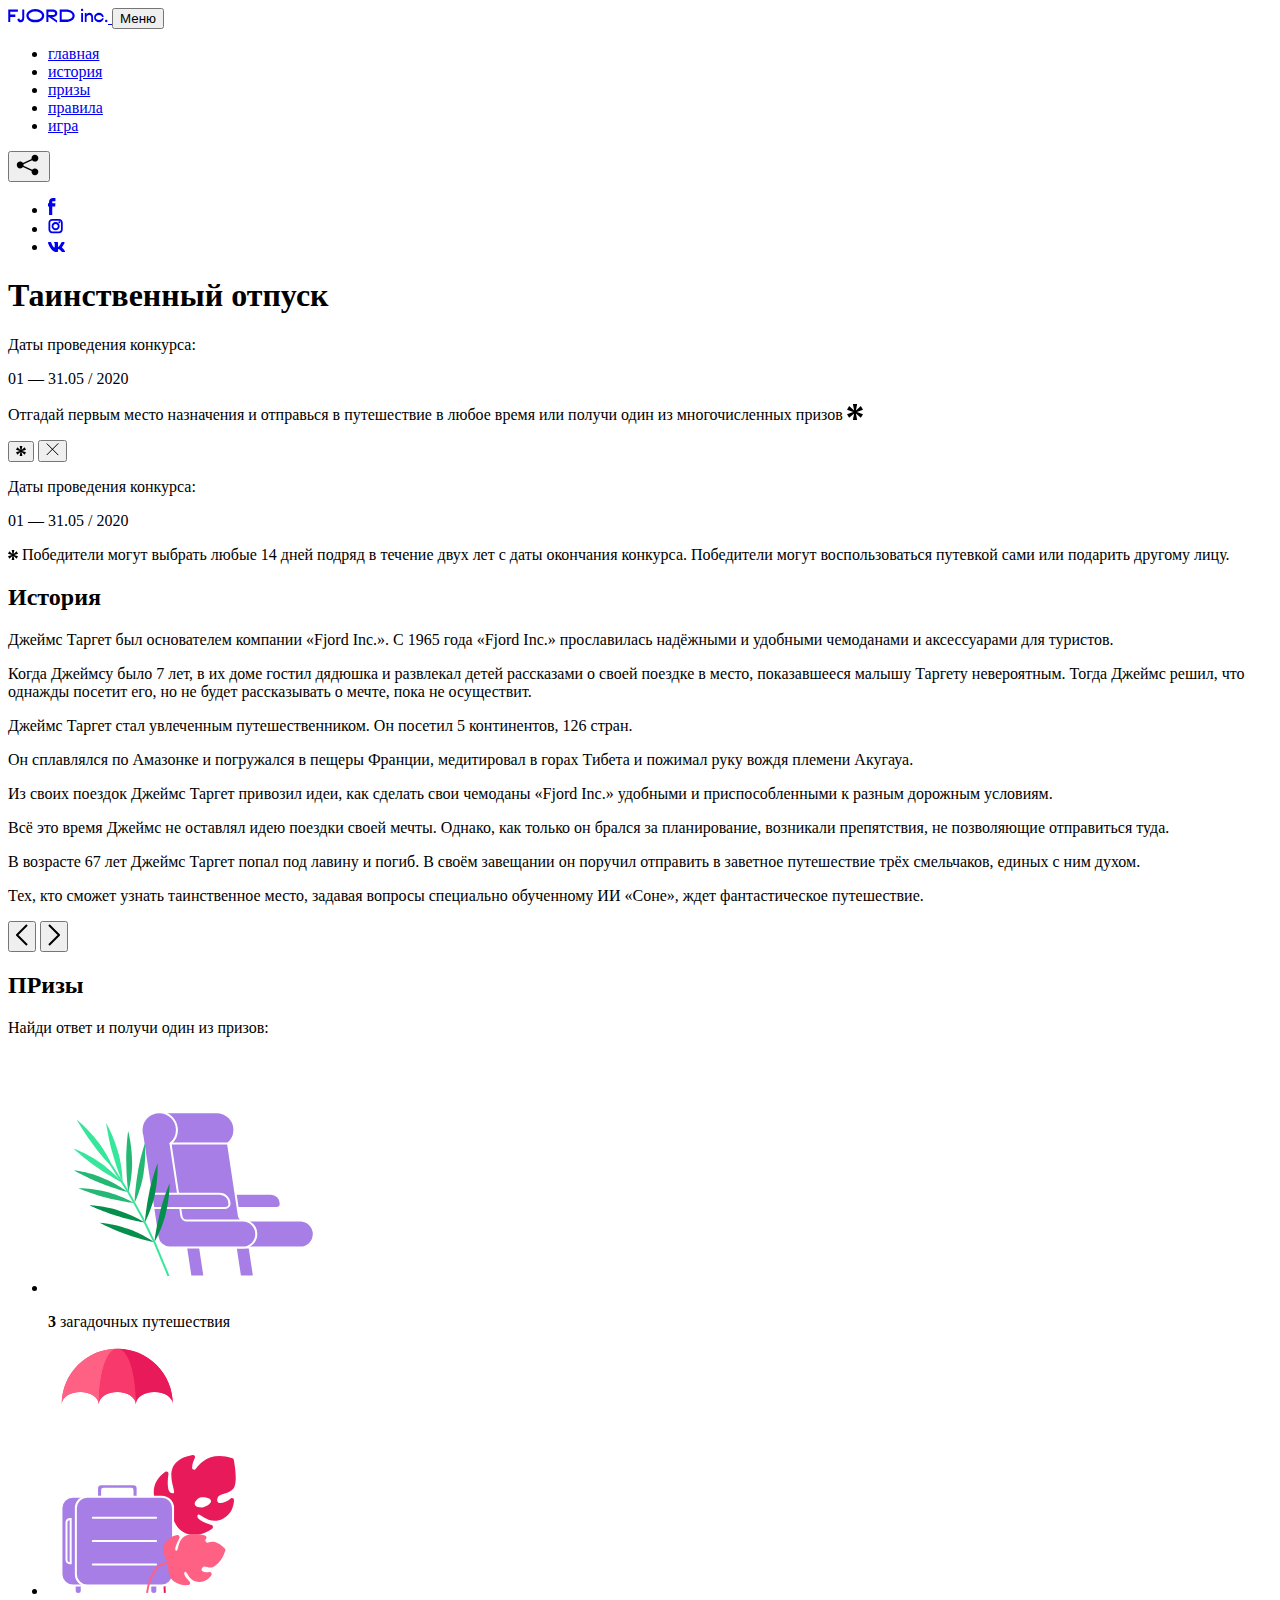
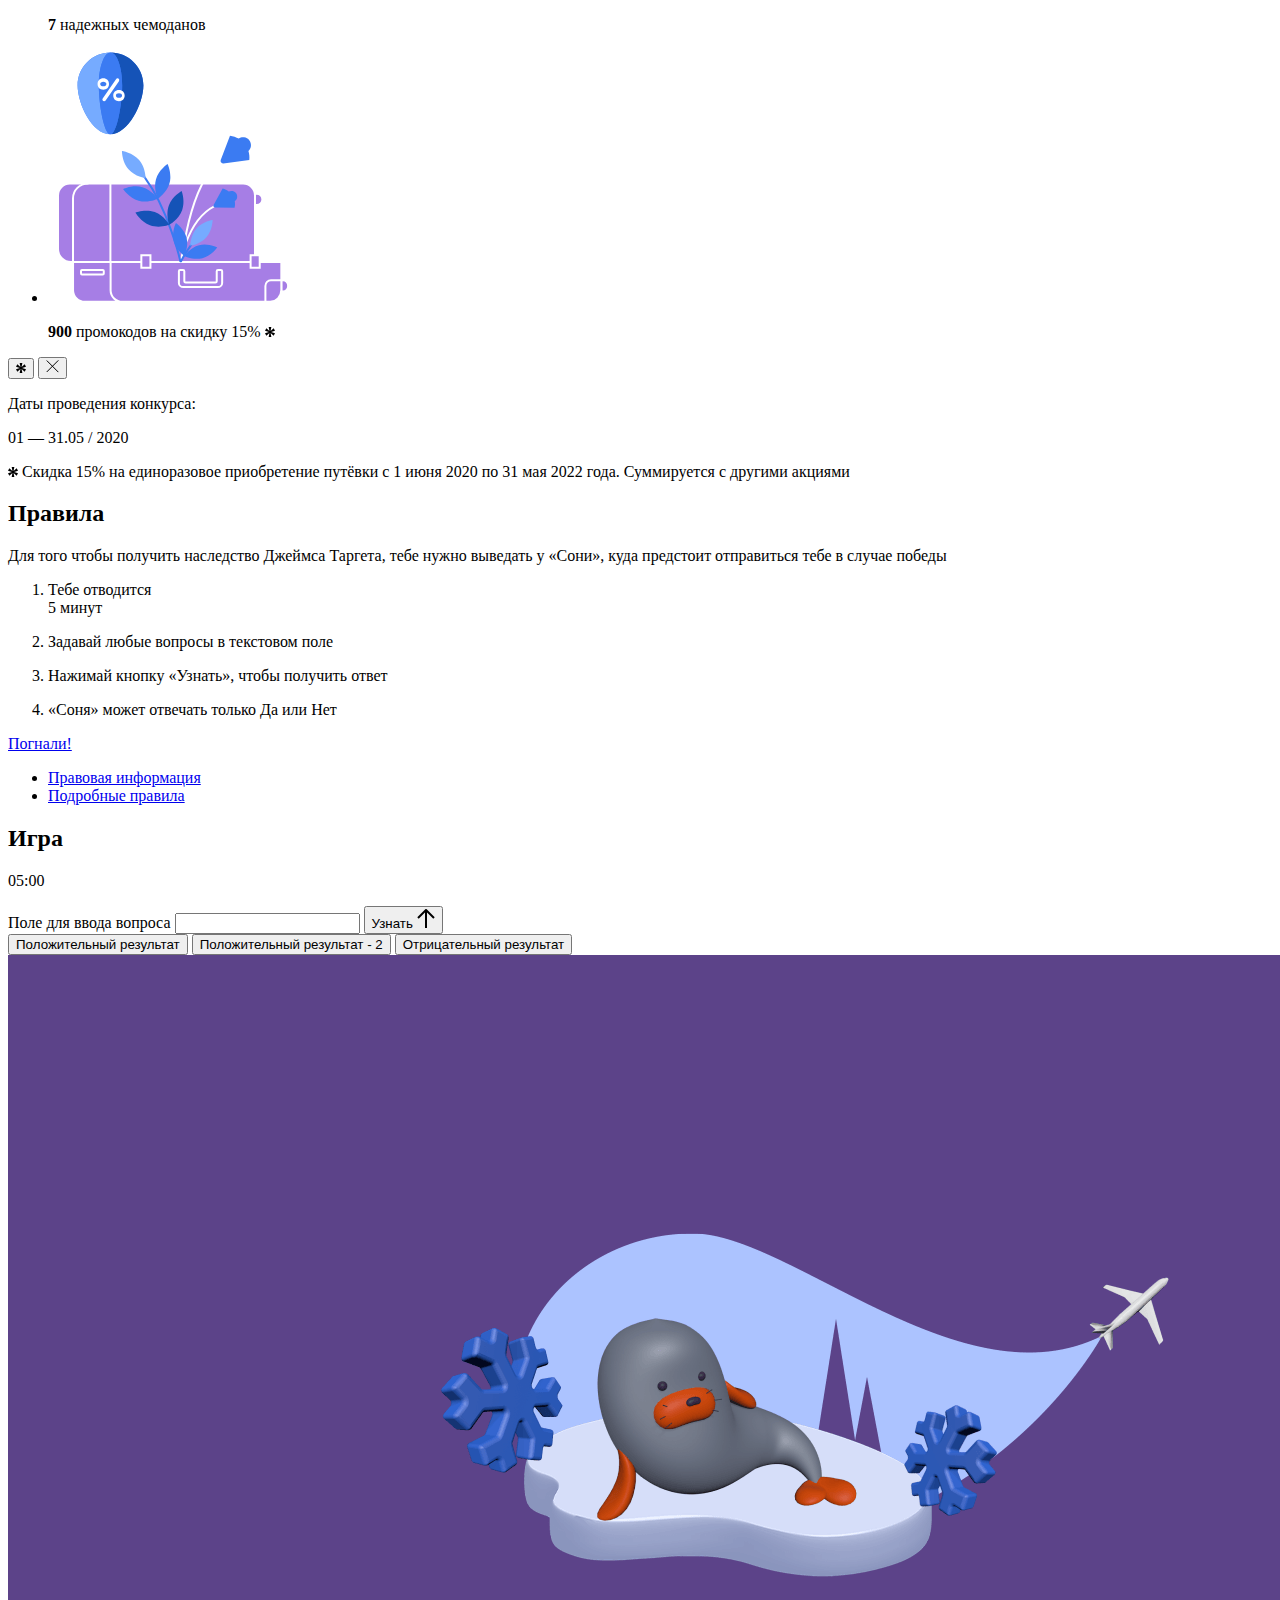
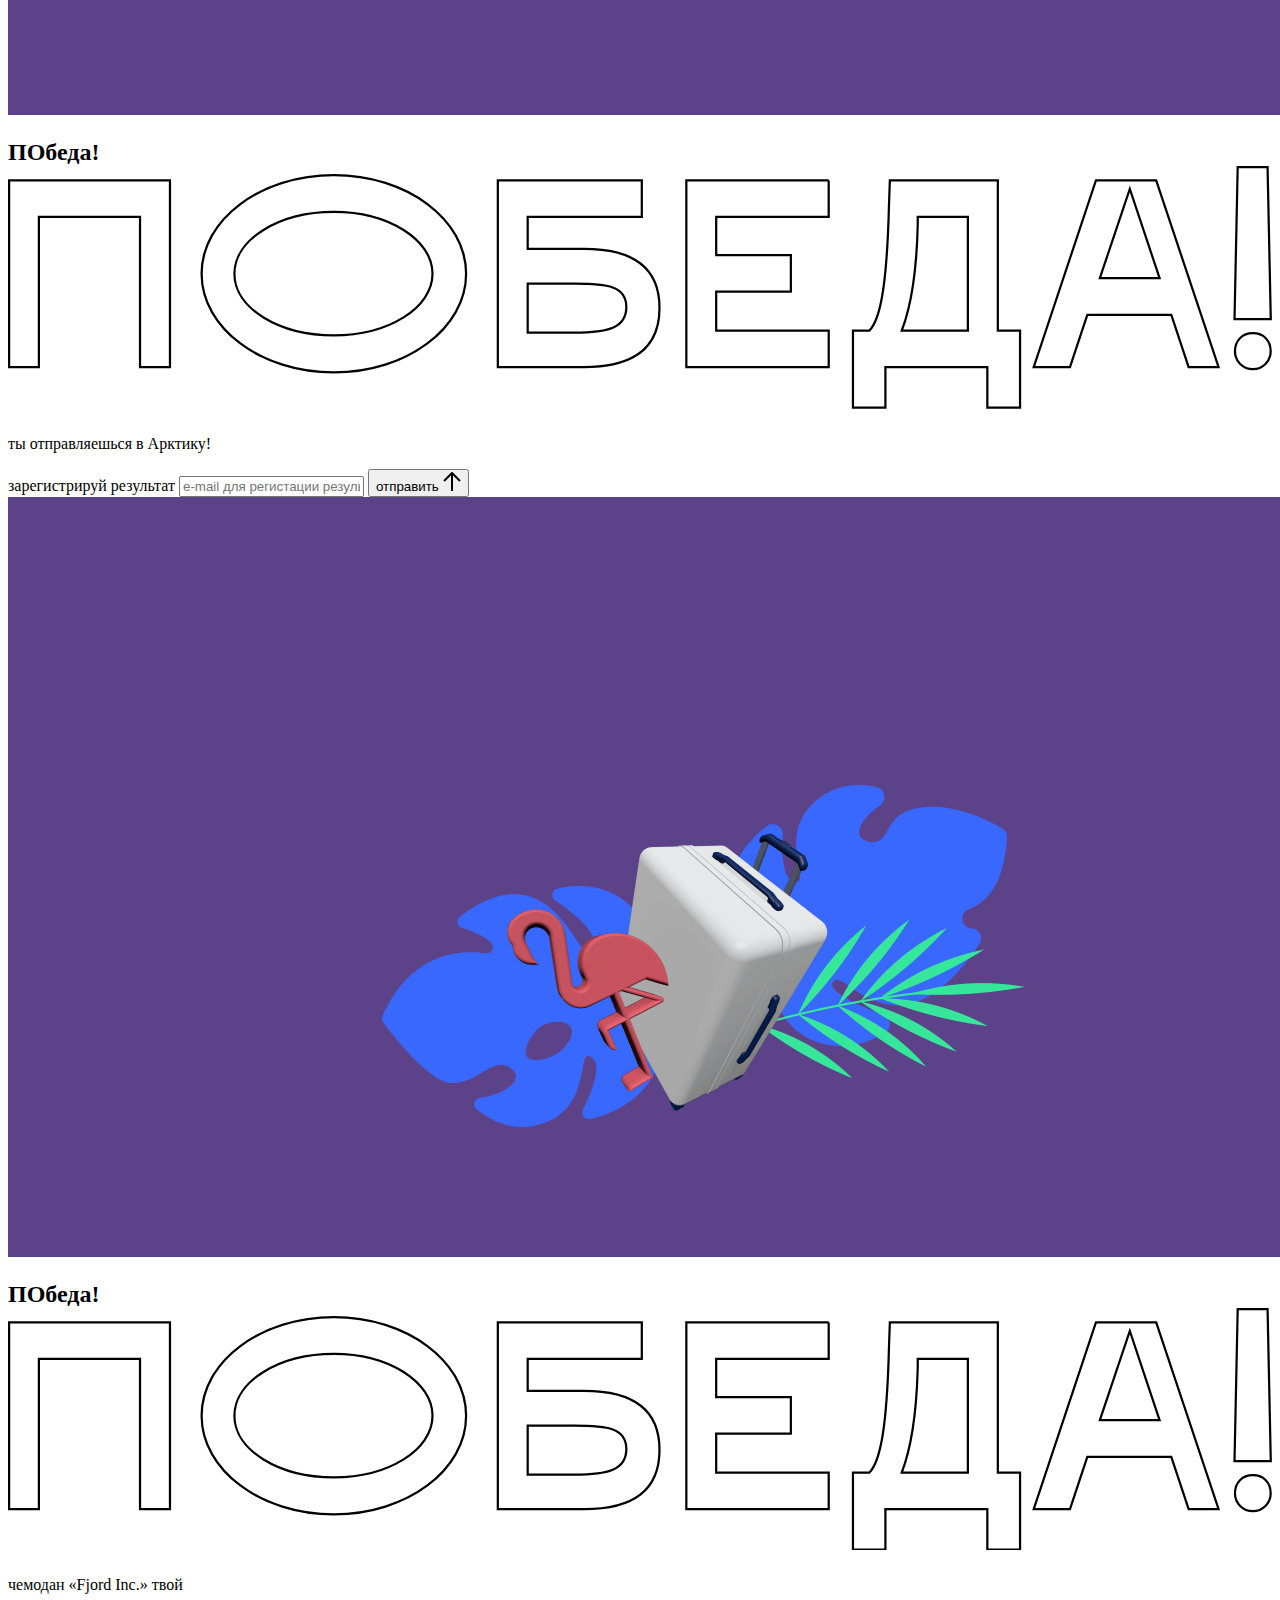
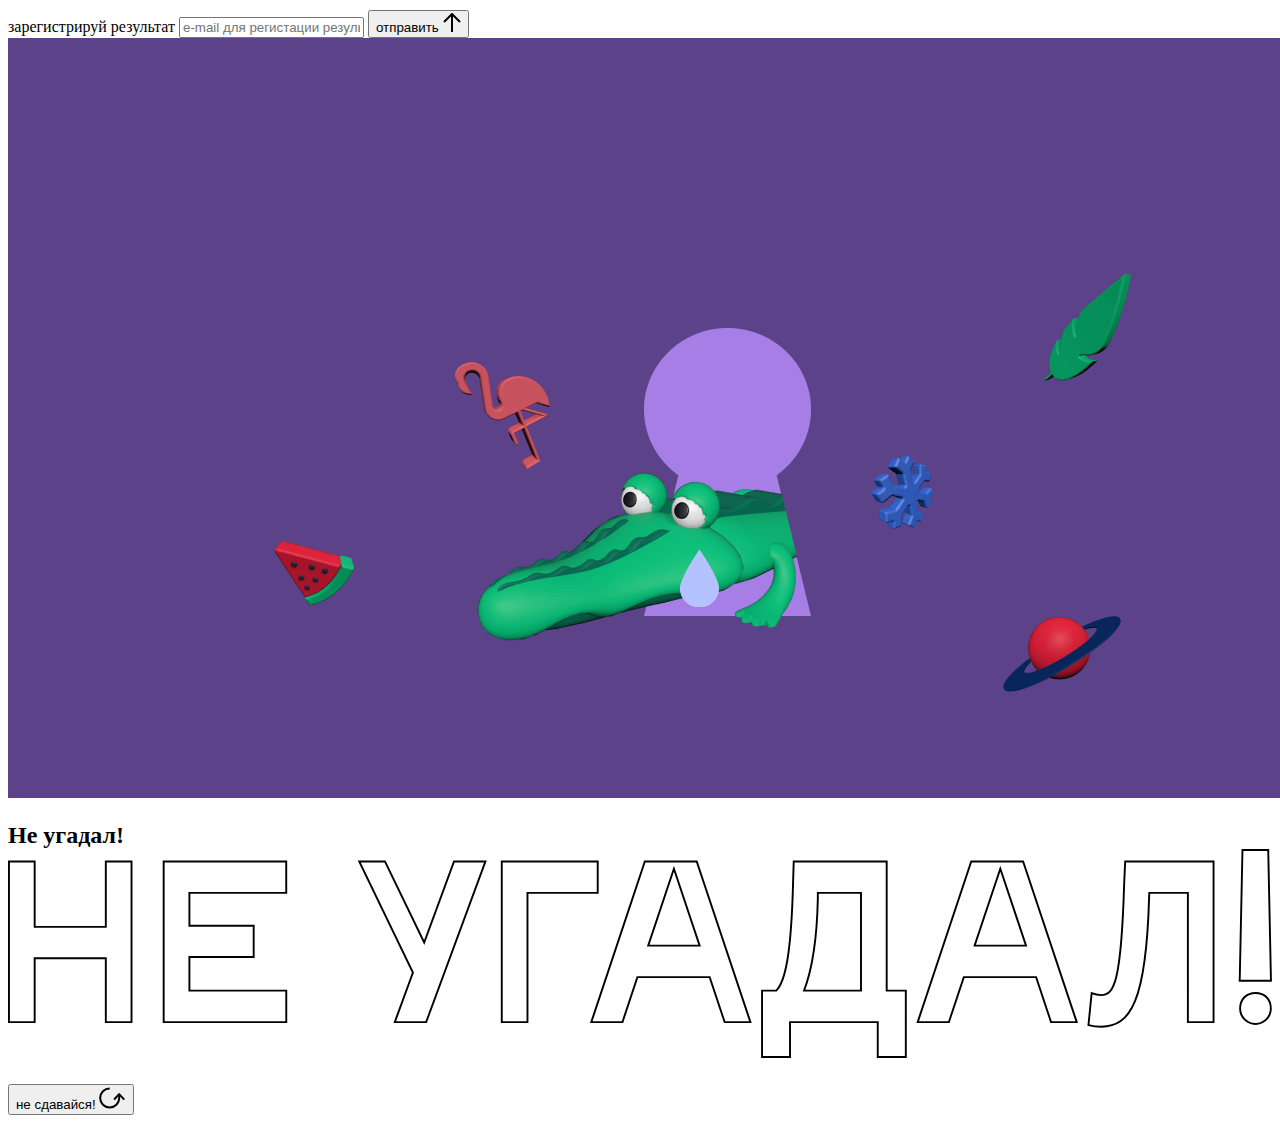
<file: source/index.html>
<!DOCTYPE html>
<html lang="ru">
<head>
  <meta charset="UTF-8">
  <meta name="description" content="">
  <meta name="viewport" content="width=device-width, initial-scale=1.0">
  <meta http-equiv="X-UA-Compatible" content="ie=edge">
  <title>Mysterious Vacation</title>
</head>
<body>

  <header class="page-header js-header">
    <div class="page-header__wrapper">
      <a href="#" class="page-header__logo" aria-label="Перейти на страницу FJORD.Inc">
        <svg width="100" height="15" viewBox="0 0 100 15" fill="none" xmlns="http://www.w3.org/2000/svg">
          <path d="M0.26 1.4V14H2.276V8.906H7.334V6.44H2.276V3.848H9.872V1.4H0.26ZM12.733 14.36C15.127 14.36 16.243 12.65 16.243 9.5V1.4H14.263V8.96C14.263 11.21 13.723 11.876 12.733 11.876C11.833 11.876 11.473 11.3 11.347 10.58L9.36702 10.94C9.63702 13.046 10.663 14.36 12.733 14.36ZM18.3918 7.7C18.3918 11.372 22.3878 14.36 27.3198 14.36C32.2518 14.36 36.2478 11.372 36.2478 7.7C36.2478 4.028 32.2518 1.04 27.3198 1.04C22.3878 1.04 18.3918 4.028 18.3918 7.7ZM20.6058 7.7C20.6058 5.378 23.6118 3.524 27.3198 3.524C30.9918 3.524 33.9798 5.378 33.9798 7.7C33.9798 10.004 30.9918 11.858 27.3198 11.858C23.6118 11.858 20.6058 10.004 20.6058 7.7ZM40.403 14V8.906H40.799L49.079 14.702V12.38L44.039 8.906H44.201C47.999 8.906 49.277 7.304 49.277 5.162C49.277 3.092 47.999 1.4 44.201 1.4H38.387V14H40.403ZM43.535 3.722C45.785 3.722 47.045 4.136 47.045 5.432C47.045 6.764 45.785 7.034 43.535 7.034H40.403V3.722H43.535ZM51.6936 1.382V14H57.8676C62.7456 14 66.7236 11.534 66.7236 7.7C66.7236 3.848 62.7456 1.382 57.8676 1.382H51.6936ZM53.7096 11.624V3.722H57.5436C61.5396 3.722 64.4916 5.018 64.4916 7.7C64.4916 10.238 61.5396 11.624 57.5436 11.624H53.7096ZM73.1832 14.018H74.9832V5H73.1832V14.018ZM72.9132 1.976C72.9132 2.57 73.3992 3.092 74.0832 3.092C74.7492 3.092 75.2352 2.57 75.2352 1.976C75.2352 1.382 74.7672 0.805999 74.0832 0.805999C73.3812 0.805999 72.9132 1.382 72.9132 1.976ZM76.7867 14H78.5687V9.104C78.7487 8.006 79.5947 6.962 81.0887 6.962C82.1147 6.962 83.2667 7.448 83.2667 9.554V14H85.0487V9.014C85.0487 6.152 83.2307 4.73 81.3587 4.73C79.9187 4.73 79.0727 5.558 78.5687 6.854V5H76.7867V14ZM90.9898 14.27C93.5098 14.27 95.3818 12.506 95.7238 10.328H94.0498C93.7258 11.3 92.6998 12.02 90.9898 12.02C88.8478 12.02 87.7678 10.922 87.7678 9.59C87.7678 8.24 88.8478 6.962 90.9898 6.962C92.7538 6.962 93.7978 7.844 94.0858 8.924H95.7418C95.4358 6.71 93.6178 4.73 90.9898 4.73C88.0918 4.73 86.1298 7.124 86.1298 9.59C86.1298 12.074 88.1278 14.27 90.9898 14.27ZM97.0693 12.938C97.0693 13.658 97.5553 14.144 98.2753 14.144C98.9953 14.144 99.4813 13.658 99.4813 12.938C99.4813 12.2 98.9953 11.714 98.2753 11.714C97.5553 11.714 97.0693 12.2 97.0693 12.938Z" fill="currentColor"/>
        </svg>
      </a>
      <button class="page-header__toggler js-menu-toggler" type="button" aria-label="Управление мобильным меню"><span>Меню</span></button>
      <nav class="page-header__nav">
        <div class="page-header__menu js-menu" id="menu">
          <ul>
            <li>
              <a class="js-menu-link active" href="#top" data-href="top">главная</a>
            </li>
            <li>
              <a class="js-menu-link" href="#story" data-href="story">история</a>
            </li>
            <li>
              <a class="js-menu-link" href="#prizes" data-href="prizes">призы</a>
            </li>
            <li>
              <a class="js-menu-link" href="#rules" data-href="rules">правила</a>
            </li>
            <li>
              <a class="js-menu-link" href="#game" data-href="game">игра</a>
            </li>
          </ul>
        </div>
        <div class="page-header__social">
          <div class="social-block js-social-block">
            <button class="social-block__toggler" aria-label="Управлять блоком с социальными кнопками">
              <svg width="26" height="22" viewBox="0 0 27 22" fill="none" xmlns="http://www.w3.org/2000/svg">
                <path d="M19.6721 7.43664C21.6273 7.43664 23.213 5.85095 23.213 3.89566C23.213 1.94037 21.6273 0.354675 19.6721 0.354675C17.7168 0.354675 16.1311 1.94037 16.1311 3.89566C16.1311 4.19968 16.1728 4.49178 16.2458 4.77345L7.21751 8.95527C6.57519 8.05214 5.52303 7.46049 4.33078 7.46049C2.37549 7.46049 0.789795 9.04618 0.789795 11.0015C0.789795 12.9568 2.37549 14.5425 4.33078 14.5425C5.52303 14.5425 6.57668 13.9508 7.21751 13.0477L16.2458 17.2295C16.1743 17.5112 16.1311 17.8033 16.1311 18.1073C16.1311 20.0626 17.7168 21.6483 19.6721 21.6483C21.6273 21.6483 23.213 20.0626 23.213 18.1073C23.213 16.152 21.6273 14.5663 19.6721 14.5663C18.4798 14.5663 17.4262 15.158 16.7853 16.0611L7.75701 11.8793C7.82854 11.5976 7.87176 11.3055 7.87176 11.0015C7.87176 10.6974 7.83003 10.4053 7.75701 10.1237L16.7853 5.94186C17.4262 6.84499 18.4783 7.43664 19.6721 7.43664Z" fill="currentColor"/>
              </svg>
            </button>
            <ul class="social-block__list">
              <li>
                <a class="social-block__link social-block__link--fb" href="#" aria-label="Мы на Facebook">
                  <svg width="8" height="17" viewBox="0 0 8 17" fill="none" xmlns="http://www.w3.org/2000/svg">
                    <path d="M4.24646 16.9899H1.09275L1.05793 8.49828H0V5.30707H1.05793V3.81124C1.05793 1.42084 2.57654 0 5.21735 0H7.41758V3.18585H5.30841C4.28262 3.18585 4.2478 3.48582 4.2478 4.24914V5.30707H7.42964L7.16716 8.49828H4.2478V16.9899H4.24646Z" fill="currentColor"/>
                  </svg>
                </a>
              </li>
              <li>
                <a class="social-block__link social-block__link--insta" href="#" aria-label="Мы в Instagram">
                  <svg width="15" height="15" viewBox="0 0 15 15" fill="none" xmlns="http://www.w3.org/2000/svg">
                    <path d="M11.0197 0H4.19806C2.14246 0 0.471191 1.66993 0.471191 3.72285V10.5499C0.471191 12.6082 2.14112 14.2727 4.19806 14.2727H11.0197C13.0753 14.2727 14.7466 12.6082 14.7466 10.5499V3.72285C14.7466 1.67127 13.0753 0 11.0197 0ZM11.0197 12.4849H4.19806C3.13076 12.4849 2.26432 11.6158 2.26432 10.5512V3.72419C2.26432 2.65956 3.13076 1.79715 4.19806 1.79715H11.0197C12.087 1.79715 12.9535 2.6609 12.9535 3.72419V10.5512C12.9535 11.6145 12.087 12.4849 11.0197 12.4849Z" fill="currentColor"/>
                    <path d="M7.60887 3.11084C5.38989 3.11084 3.58203 4.9187 3.58203 7.14036C3.58203 9.35532 5.38989 11.1645 7.60887 11.1645C9.83053 11.1645 11.6357 9.35666 11.6357 7.14036C11.6357 4.9187 9.83053 3.11084 7.60887 3.11084ZM7.60887 9.36871C6.37551 9.36871 5.37784 8.37372 5.37784 7.14036C5.37784 5.90699 6.37551 4.90665 7.60887 4.90665C8.83822 4.90665 9.84259 5.90833 9.84259 7.14036C9.84392 8.37238 8.83822 9.36871 7.60887 9.36871Z" fill="currentColor"/>
                    <path d="M11.3573 2.35962C10.8256 2.35962 10.3931 2.79752 10.3931 3.32381C10.3931 3.85546 10.8256 4.29336 11.3573 4.29336C11.8862 4.29336 12.3215 3.85546 12.3215 3.32381C12.3215 2.79752 11.8862 2.35962 11.3573 2.35962Z" fill="currentColor"/>
                  </svg>
                </a>
              </li>
              <li>
                <a class="social-block__link social-block__link--vk" href="#" aria-label="Мы ВКонтакте">
                  <svg width="17" height="10" viewBox="0 0 17 10" fill="none" xmlns="http://www.w3.org/2000/svg">
                    <path d="M14.1234 4.9002C14.1234 4.9002 16.3623 1.72708 16.5866 0.680242C16.6595 0.312285 16.4947 0.103188 16.1069 0.103188C16.1069 0.103188 14.8193 0.103188 14.168 0.103188C13.7235 0.103188 13.5587 0.293278 13.4235 0.579768C13.4235 0.579768 12.3724 2.82553 11.0969 4.24712C10.6861 4.70333 10.4781 4.84318 10.2511 4.84318C10.0646 4.84318 9.98625 4.6911 9.98625 4.27834V0.649016C9.98625 0.147997 9.92545 0.00135496 9.5066 0.00135496H6.39628C6.15578 0.00135496 6.0085 0.134417 6.0085 0.324506C6.0085 0.801084 6.73406 0.908351 6.73406 2.20231V4.87305C6.73406 5.40529 6.70569 5.61575 6.45303 5.61575C5.78016 5.61575 4.19528 3.30618 3.30623 0.678887C3.12923 0.145282 2.93737 0 2.43475 0H0.486409C0.205373 0 0 0.190085 0 0.476576C0 0.991172 0.60666 3.40801 2.99277 6.64358C4.59927 8.8201 6.70569 10 8.60269 10C9.76196 10 10.0416 9.80312 10.0416 9.31432V7.63883C10.0416 7.22607 10.2065 7.04956 10.4429 7.04956C10.7078 7.04956 11.1847 7.13238 12.2805 8.22268C13.5843 9.47862 13.6762 10 14.3896 10H16.5676C16.7919 10 17 9.89273 17 9.52342C17 9.02919 16.3623 8.15343 15.384 7.10659C14.9801 6.56755 14.3302 5.98914 14.1248 5.72301C13.8275 5.40801 13.9154 5.23014 14.1234 4.9002Z" fill="currentColor"/>
                  </svg>
                </a>
              </li>
            </ul>
          </div>
        </div>
      </nav>
    </div>
  </header>

  <main class="page-content">

    <section class="animation-screen"></section>

    <section class="screen screen--hidden screen--intro js-scrollspy" id="top">
      <div class="screen__wrapper">
        <div class="intro">
          <h1 class="intro__title">Таинственный отпуск</h1>
          <div class="intro__content">
            <div class="intro__info">
              <p class="intro__label">Даты проведения конкурса:</p>
              <p class="intro__date">01 — 31.05 / 2020</p>
            </div>
            <div class="intro__message">
              <p>
                Отгадай первым место назначения и&nbsp;отправься в&nbsp;путешествие в&nbsp;любое время или получи один из многочисленных призов
                <svg width="16" height="16" viewBox="0 0 10 10" fill="none" xmlns="http://www.w3.org/2000/svg">
                  <path d="M0 6.35337L3.90271 4.99012L0 3.64663L1.34615 1.32374L4.44287 4.01073L3.67364 0H6.34615L5.57692 4.01073L8.65385 1.32374L10 3.64663L6.13405 4.99012L10 6.35337L8.65385 8.65651L5.57692 5.98927L6.34615 10H3.67364L4.44287 5.96952L1.34615 8.65651L0 6.35337Z" fill="currentColor"/>
                </svg>
              </p>
            </div>
          </div>
        </div>
      </div>
      <div class="screen__footer js-footer">
        <button class="screen__footer-enlarge js-footer-toggler" type="button" aria-label="Показать сообщение">
          <svg width="10" height="10" viewBox="0 0 10 10" fill="none" xmlns="http://www.w3.org/2000/svg">
            <path d="M0 6.35337L3.90271 4.99012L0 3.64663L1.34615 1.32374L4.44287 4.01073L3.67364 0H6.34615L5.57692 4.01073L8.65385 1.32374L10 3.64663L6.13405 4.99012L10 6.35337L8.65385 8.65651L5.57692 5.98927L6.34615 10H3.67364L4.44287 5.96952L1.34615 8.65651L0 6.35337Z" fill="currentColor"/>
          </svg>
        </button>
        <button class="screen__footer-collapse js-footer-toggler" type="button" aria-label="Скрыть сообщение">
          <svg width="13" height="13" viewBox="0 0 13 13" fill="none" xmlns="http://www.w3.org/2000/svg">
            <line x1="12.3536" y1="0.353553" x2="0.738349" y2="11.9688" stroke="currentColor"/>
            <line x1="0.738319" y1="0.539925" x2="12.3535" y2="12.1551" stroke="currentColor"/>
          </svg>
        </button>
        <div class="screen__footer-wrapper">
          <div class="screen__footer-announce">
            <p class="screen__footer-label">Даты проведения конкурса:</p>
            <p class="screen__footer-date">01 — 31.05 / 2020</p>
          </div>
          <div class="screen__footer-note">
            <p>
              <svg width="10" height="10" viewBox="0 0 10 10" fill="none" xmlns="http://www.w3.org/2000/svg">
                <path d="M0 6.35337L3.90271 4.99012L0 3.64663L1.34615 1.32374L4.44287 4.01073L3.67364 0H6.34615L5.57692 4.01073L8.65385 1.32374L10 3.64663L6.13405 4.99012L10 6.35337L8.65385 8.65651L5.57692 5.98927L6.34615 10H3.67364L4.44287 5.96952L1.34615 8.65651L0 6.35337Z" fill="currentColor"/>
              </svg>
              <span>Победители могут выбрать любые 14 дней подряд в&nbsp;течение двух лет с&nbsp;даты окончания конкурса. Победители могут воспользоваться путевкой сами или подарить другому лицу.</span>
            </p>
          </div>
        </div>
      </div>
    </section>

    <section class="screen screen--hidden screen--story js-scrollspy" id="story">

      <div class="slider swiper-container js-slider">

        <div class="swiper-wrapper">

          <div class="slider__item swiper-slide">
            <h2 class="slider__item-title">История</h2>
            <p class="slider__item-text">Джеймс Таргет был основателем компании &laquo;Fjord Inc.&raquo;. С&nbsp;1965 года &laquo;Fjord Inc.&raquo; прославилась надёжными и&nbsp;удобными чемоданами и&nbsp;аксессуарами для туристов.</p>
          </div>

          <div class="slider__item swiper-slide">
            <p class="slider__item-text">Когда Джеймсу было 7&nbsp;лет, в&nbsp;их&nbsp;доме гостил дядюшка и&nbsp;развлекал детей рассказами о&nbsp;своей поездке в&nbsp;место, показавшееся малышу Таргету невероятным. Тогда Джеймс решил, что однажды посетит его, но&nbsp;не&nbsp;будет рассказывать о&nbsp;мечте, пока не&nbsp;осуществит.</p>
          </div>

          <div class="slider__item swiper-slide">
            <p class="slider__item-text">Джеймс Таргет стал увлеченным путешественником. Он&nbsp;посетил 5&nbsp;континентов, 126&nbsp;стран.</p>
          </div>

          <div class="slider__item swiper-slide">
            <p class="slider__item-text">Он&nbsp;сплавлялся по&nbsp;Амазонке и&nbsp;погружался в&nbsp;пещеры Франции, медитировал в&nbsp;горах Тибета и&nbsp;пожимал руку вождя племени Акугауа.</p>
          </div>

          <div class="slider__item swiper-slide">
            <p class="slider__item-text">Из&nbsp;своих поездок Джеймс Таргет привозил идеи, как сделать свои чемоданы &laquo;Fjord Inc.&raquo; удобными и&nbsp;приспособленными к&nbsp;разным дорожным условиям.</p>
          </div>

          <div class="slider__item swiper-slide">
            <p class="slider__item-text">Всё это время Джеймс не&nbsp;оставлял идею поездки своей мечты. Однако, как только он&nbsp;брался за&nbsp;планирование, возникали препятствия, не&nbsp;позволяющие отправиться туда.</p>
          </div>

          <div class="slider__item swiper-slide">
            <p class="slider__item-text">В&nbsp;возрасте 67&nbsp;лет Джеймс Таргет попал под лавину и&nbsp;погиб. В&nbsp;своём завещании он&nbsp;поручил отправить в&nbsp;заветное путешествие трёх смельчаков, единых с&nbsp;ним духом.</p>
          </div>

          <div class="slider__item swiper-slide">
            <p class="slider__item-text">Тех, кто сможет узнать таинственное место, задавая вопросы специально обученному ИИ&nbsp;&laquo;Соне&raquo;, ждет фантастическое путешествие.</p>
          </div>
        </div>
        <div class="slider__controls">
          <button class="slider__control slider__control--prev js-control-prev" type="button" aria-label="Показать предыдущую историю">
            <svg width="12" height="22" viewBox="0 0 12 22" fill="none" xmlns="http://www.w3.org/2000/svg">
              <path d="M11 1L1 11L11 21" stroke="currentColor" stroke-width="2" stroke-linejoin="round"/>
            </svg>
          </button>
          <button class="slider__control slider__control--next js-control-next" type="button" aria-label="Показать следующую историю">
            <svg width="12" height="22" viewBox="0 0 12 22" fill="none" xmlns="http://www.w3.org/2000/svg">
              <path d="M1 1L11 11L1 21" stroke="currentColor" stroke-width="2" stroke-linejoin="round"/>
            </svg>
          </button>
        </div>
        <div class="slider__pagination swiper-pagination"></div>
      </div>
      <div class="curtain"></div>
    </section>

    <section class="screen screen--hidden screen--prizes js-scrollspy" id="prizes">
      <div class="screen__wrapper">
        <div class="prizes">
          <h2 class="prizes__title">ПРизы</h2>
          <div class="prizes__lead">
            <p>Найди ответ и&nbsp;получи один из&nbsp;призов:</p>
          </div>
          <ul class="prizes__list">
            <li class="prizes__item prizes__item--journeys">
              <div class="prizes__icon">
                <picture>
                  <source srcset="img/prize1-mob.svg" media="(orientation: portrait)">
                  <img src="img/prize1.svg" alt="">
                </picture>
              </div>
              <p class="prizes__desc">
                <b>3</b>
                <span>загадочных путешествия</span>
              </p>
            </li>
            <li class="prizes__item prizes__item--cases">
              <div class="prizes__icon">
                <picture>
                  <source srcset="img/prize2-mob.svg" media="(orientation: portrait)">
                  <img src="img/prize2.svg" alt="">
                </picture>
              </div>
              <p class="prizes__desc">
                <b>7</b>
                <span>надежных чемоданов</span>
              </p>
            </li>
            <li class="prizes__item prizes__item--codes">
              <div class="prizes__icon">
                <picture>
                  <source srcset="img/prize3-mob.svg" media="(orientation: portrait)">
                  <img src="img/prize3.svg" alt="">
                </picture>
              </div>
              <p class="prizes__desc">
                <b>900</b>
                <span>
                  промокодов на&nbsp;скидку 15%
                  <svg width="10" height="10" viewBox="0 0 10 10" fill="none" xmlns="http://www.w3.org/2000/svg">
                    <path d="M0 6.35337L3.90271 4.99012L0 3.64663L1.34615 1.32374L4.44287 4.01073L3.67364 0H6.34615L5.57692 4.01073L8.65385 1.32374L10 3.64663L6.13405 4.99012L10 6.35337L8.65385 8.65651L5.57692 5.98927L6.34615 10H3.67364L4.44287 5.96952L1.34615 8.65651L0 6.35337Z" fill="currentColor"/>
                  </svg>
                </span>
              </p>
            </li>
          </ul>
        </div>
      </div>
      <div class="screen__footer js-footer">
        <button class="screen__footer-enlarge js-footer-toggler" type="button" aria-label="Показать сообщение">
          <svg width="10" height="10" viewBox="0 0 10 10" fill="none" xmlns="http://www.w3.org/2000/svg">
            <path d="M0 6.35337L3.90271 4.99012L0 3.64663L1.34615 1.32374L4.44287 4.01073L3.67364 0H6.34615L5.57692 4.01073L8.65385 1.32374L10 3.64663L6.13405 4.99012L10 6.35337L8.65385 8.65651L5.57692 5.98927L6.34615 10H3.67364L4.44287 5.96952L1.34615 8.65651L0 6.35337Z" fill="currentColor"/>
          </svg>
        </button>
        <button class="screen__footer-collapse js-footer-toggler" type="button" aria-label="Скрыть сообщение">
          <svg width="13" height="13" viewBox="0 0 13 13" fill="none" xmlns="http://www.w3.org/2000/svg">
            <line x1="12.3536" y1="0.353553" x2="0.738349" y2="11.9688" stroke="currentColor"/>
            <line x1="0.738319" y1="0.539925" x2="12.3535" y2="12.1551" stroke="currentColor"/>
          </svg>
        </button>
        <div class="screen__footer-wrapper">
          <div class="screen__footer-announce">
            <p class="screen__footer-label">Даты проведения конкурса:</p>
            <p class="screen__footer-date">01 — 31.05 / 2020</p>
          </div>
          <div class="screen__footer-note">
            <p>
              <svg width="10" height="10" viewBox="0 0 10 10" fill="none" xmlns="http://www.w3.org/2000/svg">
                <path d="M0 6.35337L3.90271 4.99012L0 3.64663L1.34615 1.32374L4.44287 4.01073L3.67364 0H6.34615L5.57692 4.01073L8.65385 1.32374L10 3.64663L6.13405 4.99012L10 6.35337L8.65385 8.65651L5.57692 5.98927L6.34615 10H3.67364L4.44287 5.96952L1.34615 8.65651L0 6.35337Z" fill="currentColor"/>
              </svg>
              <span>Скидка&nbsp;15% на&nbsp;единоразовое приобретение путёвки с&nbsp;1&nbsp;июня 2020 по&nbsp;31&nbsp;мая 2022&nbsp;года. Суммируется с&nbsp;другими акциями</span>
            </p>
          </div>
        </div>
      </div>
    </section>

    <section class="screen screen--hidden screen--rules js-scrollspy" id="rules">
      <div class="screen__wrapper">
        <div class="rules">
          <h2 class="rules__title">Правила</h2>
          <div class="rules__lead">
            <p>Для того чтобы получить наследство Джеймса Таргета, тебе нужно выведать у&nbsp;&laquo;Сони&raquo;, куда предстоит отправиться тебе в&nbsp;случае победы</p>
          </div>
          <ol class="rules__list">
            <li class="rules__item">
              <p>Тебе отводится <br>5&nbsp;минут</p>
            </li>
            <li class="rules__item">
              <p>Задавай любые вопросы в&nbsp;текстовом поле</p>
            </li>
            <li class="rules__item">
              <p>Нажимай кнопку &laquo;Узнать&raquo;, чтобы получить ответ</p>
            </li>
            <li class="rules__item">
              <p>&laquo;Соня&raquo; может отвечать только&nbsp;Да или Нет</p>
            </li>
          </ol>
          <a href="#game" class="rules__link btn">Погнали!</a>
        </div>
      </div>
      <div class="screen__disclaimer">
        <div class="disclaimer">
          <ul>
            <li>
              <a href="#">Правовая информация</a>
            </li>
            <li>
              <a href="#">Подробные правила</a>
            </li>
          </ul>
        </div>
      </div>
    </section>

    <section class="screen screen--hidden screen--game js-scrollspy" id="game">
      <div class="screen__wrapper">
        <div class="game">
          <div class="game__header">
            <h2 class="game__title">Игра</h2>
            <div class="game__counter">
              <span>05</span>:<span>00</span>
            </div>
          </div>
          <div class="game__body">
            <div class="chat">
              <div class="chat__body js-chat">
                <ul class="chat__list" id="messages"></ul>
              </div>
              <div class="chat__footer">
                <form action="#" method="post" class="form" id="message-form">
                  <label for="message-field" class="visually-hidden">Поле для ввода вопроса</label>
                  <input type="text" class="form__field" id="message-field">
                  <button class="form__button btn">
                    Узнать
                    <svg width="18" height="19" viewBox="0 0 18 19" fill="none" xmlns="http://www.w3.org/2000/svg">
                      <path stroke="currentColor" stroke-width="2" d="M9 19V1"/>
                      <path d="M1 9l8-8 8 8" stroke="currentColor" stroke-width="2" stroke-linejoin="round"/>
                    </svg>
                  </button>
                </form>
              </div>
            </div>
          </div>
          <!-- временные кнопки для показа результата -->
          <div class="game__buttons">
            <button class="game__button btn js-show-result" type="button" data-target="result">Положительный результат</button>
            <button class="game__button btn js-show-result" type="button" data-target="result2">Положительный результат - 2</button>
            <button class="game__button btn js-show-result" type="button" data-target="result3">Отрицательный результат</button>
          </div>
        </div>
      </div>
    </section>

    <section class="screen screen--hidden screen--result" id="result">
      <div class="screen__wrapper">
        <div class="result result--trip">
          <div class="result__image">
            <picture>
              <source srcset="img/result1-mob.png 1x, img/result1-mob@2x.png 2x" media="(max-width: 768px) and (orientation: portrait)">
              <img src="img/result1.png" srcset="img/result1@2x.png 2x" alt="">
            </picture>
          </div>
          <h2 class="result__title">
            <span class="visually-hidden">ПОбеда!</span>
            <svg xmlns="http://www.w3.org/2000/svg" viewBox="0 0 568.85 109.24">
              <path d="M16,24.44V92H2.6V8H75V92H61.52V24.44H16Z" transform="translate(-2.1 -1.5)" fill="none" stroke="currentColor"/>
              <path
                d="M148.76,5.6c32.88,0,59.52,19.92,59.52,44.4s-26.64,44.4-59.52,44.4S89.24,74.48,89.24,50,115.88,5.6,148.76,5.6Zm0,72.12c24.48,0,44.4-12.36,44.4-27.72s-19.92-27.84-44.4-27.84C124,22.16,104,34.52,104,50S124,77.72,148.76,77.72Z"
                transform="translate(-2.1 -1.5)" fill="none" stroke="currentColor"/>
              <path
                d="M287.36,8V24.44H236v14.4h25.32c25.44,0,34,11.16,34,26.52,0,15.6-8.52,26.64-34,26.64H222.56V8h64.8ZM256.88,76.52c15.12,0,23.52-2,23.52-11.52S272,54.44,256.88,54.44H236V76.52h20.88Z"
                transform="translate(-2.1 -1.5)" fill="none" stroke="currentColor"/>
              <path d="M371.47,8V24.44H320.84V41.6h33.6V58h-33.6V75.56h50.64V92H307.4V8h64.08Z" transform="translate(-2.1 -1.5)"
                    fill="none" stroke="currentColor"/>
              <path
                d="M382.39,110.24V75.56h7.44c4.56-4.68,7.8-18.36,8.76-56L399,8h48.6V75.56h10v34.68H442.87V92H397v18.24H382.39Zm51.72-34.68V24.44H411.55v3.12c-0.48,22.44-3.24,37.68-7.2,48h29.76Z"
                transform="translate(-2.1 -1.5)" fill="none" stroke="currentColor"/>
              <path
                d="M463.75,92l28-84h27.12l28.08,84H533.47l-7.8-23.52h-37.8L480.07,92H463.75Zm56.64-40L507,11.84,493.51,52h26.88Z"
                transform="translate(-2.1 -1.5)" fill="none" stroke="currentColor"/>
              <path
                d="M554.12,70.4L555.55,2H569l1.44,68.4H554.12Zm8.28,6.36c4.8,0,8,3.24,8,8.16a8,8,0,1,1-16.08,0C554.35,80,557.59,76.76,562.39,76.76Z"
                transform="translate(-2.1 -1.5)" fill="none" stroke="currentColor"/>
            </svg>
          </h2>
          <div class="result__text">
            <p>ты&nbsp;отправляешься в&nbsp;Арктику!</p>
          </div>
          <div class="result__form">
            <form action="#" method="post" class="form form--result">
              <label for="email-field" class="form__label">зарегистрируй результат</label>
              <input type="email" class="form__field" id="email-field" placeholder="e-mail для регистации результата и получения приза" required>
              <button class="form__button btn">
                отправить
                <svg width="18" height="19" viewBox="0 0 18 19" fill="none" xmlns="http://www.w3.org/2000/svg">
                  <path stroke="currentColor" stroke-width="2" d="M9 19V1"/>
                  <path d="M1 9l8-8 8 8" stroke="currentColor" stroke-width="2" stroke-linejoin="round"/>
                </svg>
              </button>
            </form>
          </div>
        </div>
      </div>
    </section>

    <section class="screen screen--hidden screen--result" id="result2">
      <div class="screen__wrapper">
        <div class="result result--prize">
          <div class="result__image">
            <picture>
              <source srcset="img/result2-mob.png 1x, img/result2-mob@2x.png 2x" media="(max-width: 768px) and (orientation: portrait)">
              <img src="img/result2.png" srcset="img/result2@2x.png 2x" alt="">
            </picture>
          </div>
          <h2 class="result__title">
            <span class="visually-hidden">ПОбеда!</span>
            <svg xmlns="http://www.w3.org/2000/svg" viewBox="0 0 568.85 109.24">
              <path d="M16,24.44V92H2.6V8H75V92H61.52V24.44H16Z" transform="translate(-2.1 -1.5)" fill="none" stroke="currentColor"/>
              <path
                d="M148.76,5.6c32.88,0,59.52,19.92,59.52,44.4s-26.64,44.4-59.52,44.4S89.24,74.48,89.24,50,115.88,5.6,148.76,5.6Zm0,72.12c24.48,0,44.4-12.36,44.4-27.72s-19.92-27.84-44.4-27.84C124,22.16,104,34.52,104,50S124,77.72,148.76,77.72Z"
                transform="translate(-2.1 -1.5)" fill="none" stroke="currentColor"/>
              <path
                d="M287.36,8V24.44H236v14.4h25.32c25.44,0,34,11.16,34,26.52,0,15.6-8.52,26.64-34,26.64H222.56V8h64.8ZM256.88,76.52c15.12,0,23.52-2,23.52-11.52S272,54.44,256.88,54.44H236V76.52h20.88Z"
                transform="translate(-2.1 -1.5)" fill="none" stroke="currentColor"/>
              <path d="M371.47,8V24.44H320.84V41.6h33.6V58h-33.6V75.56h50.64V92H307.4V8h64.08Z" transform="translate(-2.1 -1.5)"
                    fill="none" stroke="currentColor"/>
              <path
                d="M382.39,110.24V75.56h7.44c4.56-4.68,7.8-18.36,8.76-56L399,8h48.6V75.56h10v34.68H442.87V92H397v18.24H382.39Zm51.72-34.68V24.44H411.55v3.12c-0.48,22.44-3.24,37.68-7.2,48h29.76Z"
                transform="translate(-2.1 -1.5)" fill="none" stroke="currentColor"/>
              <path
                d="M463.75,92l28-84h27.12l28.08,84H533.47l-7.8-23.52h-37.8L480.07,92H463.75Zm56.64-40L507,11.84,493.51,52h26.88Z"
                transform="translate(-2.1 -1.5)" fill="none" stroke="currentColor"/>
              <path
                d="M554.12,70.4L555.55,2H569l1.44,68.4H554.12Zm8.28,6.36c4.8,0,8,3.24,8,8.16a8,8,0,1,1-16.08,0C554.35,80,557.59,76.76,562.39,76.76Z"
                transform="translate(-2.1 -1.5)" fill="none" stroke="currentColor"/>
            </svg>
          </h2>
          <div class="result__text">
            <p>чемодан &laquo;Fjord&nbsp;Inc.&raquo;&nbsp;твой</p>
          </div>
          <div class="result__form">
            <form action="#" method="post" class="form form--result">
              <label for="email-field2" class="form__label">зарегистрируй результат</label>
              <input type="email" class="form__field" id="email-field2" placeholder="e-mail для регистации результата и получения приза" required>
              <button class="form__button btn">
                отправить
                <svg width="18" height="19" viewBox="0 0 18 19" fill="none" xmlns="http://www.w3.org/2000/svg">
                  <path stroke="currentColor" stroke-width="2" d="M9 19V1"/>
                  <path d="M1 9l8-8 8 8" stroke="currentColor" stroke-width="2" stroke-linejoin="round"/>
                </svg>
              </button>
            </form>
          </div>
        </div>
      </div>
    </section>

    <section class="screen screen--hidden screen--result" id="result3">
      <div class="screen__wrapper">
        <div class="result result--negative">
          <div class="result__image">
            <picture>
              <source srcset="img/result3-mob.png 1x, img/result3-mob@2x.png 2x" media="(max-width: 768px) and (orientation: portrait)">
              <img src="img/result3.png" srcset="img/result3@2x.png 2x" alt="">
            </picture>
          </div>
          <h2 class="result__title">
            <span class="visually-hidden">Не угадал!</span>
            <svg xmlns="http://www.w3.org/2000/svg" viewBox="0 0 660.77 109.24">
              <path d="M2.66,92V8H16.1V42.2H53.3V8H66.74V92H53.3V58.64H16.1V92H2.66Z" transform="translate(-2.16 -1.5)"
                    fill="none" stroke="currentColor"/>
              <path d="M147.62,8V24.44H97V41.6h33.6V58H97V75.56h50.64V92H83.54V8h64.08Z" transform="translate(-2.16 -1.5)"
                    fill="none" stroke="currentColor"/>
              <path d="M199.22,8l20.52,42.36L235.34,8h16.44l-31,84H204.38l9.48-25.92L185.78,8h13.44Z"
                    transform="translate(-2.16 -1.5)" fill="none" stroke="currentColor"/>
              <path d="M273.74,24.44V92H260.3V8h50.16V24.44H273.74Z" transform="translate(-2.16 -1.5)" fill="none"
                    stroke="currentColor"/>
              <path
                d="M307.1,92l28-84h27.12l28.08,84H376.82L369,68.48h-37.8L323.42,92H307.1Zm56.64-40L350.3,11.84,336.86,52h26.88Z"
                transform="translate(-2.16 -1.5)" fill="none" stroke="currentColor"/>
              <path
                d="M396.38,110.24V75.56h7.44c4.56-4.68,7.8-18.36,8.76-56L412.94,8h48.6V75.56h10v34.68H456.86V92H411v18.24H396.38ZM448.1,75.56V24.44H425.54v3.12c-0.48,22.44-3.24,37.68-7.2,48H448.1Z"
                transform="translate(-2.16 -1.5)" fill="none" stroke="currentColor"/>
              <path
                d="M477.74,92l28-84h27.12L560.9,92H547.46l-7.8-23.52h-37.8L494.06,92H477.74Zm56.64-40-13.44-40.2L507.5,52h26.88Z"
                transform="translate(-2.16 -1.5)" fill="none" stroke="currentColor"/>
              <path
                d="M568.7,76.88a13.77,13.77,0,0,0,5,1c6.6,0,10.44-6.24,12-58.32L586.22,8h46.2V92H619V24.44H598.82l-0.12,3.12C597.14,81,589,94.4,573.74,94.4a28.55,28.55,0,0,1-6.72-.84Z"
                transform="translate(-2.16 -1.5)" fill="none" stroke="currentColor"/>
              <path
                d="M646.1,70.4L647.54,2H661l1.44,68.4H646.1Zm8.28,6.36c4.8,0,8,3.24,8,8.16a8,8,0,0,1-16.08,0C646.34,80,649.58,76.76,654.38,76.76Z"
                transform="translate(-2.16 -1.5)" fill="none" stroke="currentColor"/>
            </svg>
          </h2>
          <button class="result__button js-play" type="button">
            не сдавайся!
            <span>
              <svg width="27" height="22" viewBox="0 0 27 22" fill="none" xmlns="http://www.w3.org/2000/svg">
                <path d="M10.6899 1.47998C5.42992 1.47998 1.16992 5.73998 1.16992 11C1.16992 16.26 5.42992 20.52 10.6899 20.52C15.9499 20.52 20.2099 16.26 20.2099 11V7.13998" stroke="currentColor" stroke-width="2" stroke-miterlimit="10"/>
                <path d="M15.1099 12.5099L20.1499 7.13989L25.3099 12.6299" stroke="currentColor" stroke-width="2" stroke-miterlimit="10" stroke-linejoin="round"/>
              </svg>
            </span>
          </button>
        </div>
      </div>
    </section>

  </main>

</body>
</html>
</file>
<file: 3/css/style.min.css>
:root {
  --c-light: #ffffff;
  --c-main: #5f458c;
  --c-secondary: #a67ee5; }

/*! normalize.css v8.0.1 | MIT License | github.com/necolas/normalize.css */
/* Document
   ========================================================================== */
/**
 * 1. Correct the line height in all browsers.
 * 2. Prevent adjustments of font size after orientation changes in iOS.
 */
html {
  line-height: 1.15;
  /* 1 */
  -webkit-text-size-adjust: 100%;
  /* 2 */ }

/* Sections
   ========================================================================== */
/**
 * Remove the margin in all browsers.
 */
body {
  margin: 0; }

/**
 * Render the `main` element consistently in IE.
 */
main {
  display: block; }

/**
 * Correct the font size and margin on `h1` elements within `section` and
 * `article` contexts in Chrome, Firefox, and Safari.
 */
h1 {
  font-size: 2em;
  margin: 0.67em 0; }

/* Grouping content
   ========================================================================== */
/**
 * 1. Add the correct box sizing in Firefox.
 * 2. Show the overflow in Edge and IE.
 */
hr {
  box-sizing: content-box;
  /* 1 */
  height: 0;
  /* 1 */
  overflow: visible;
  /* 2 */ }

/**
 * 1. Correct the inheritance and scaling of font size in all browsers.
 * 2. Correct the odd `em` font sizing in all browsers.
 */
pre {
  font-family: monospace, monospace;
  /* 1 */
  font-size: 1em;
  /* 2 */ }

/* Text-level semantics
   ========================================================================== */
/**
 * Remove the gray background on active links in IE 10.
 */
a {
  background-color: transparent; }

/**
 * 1. Remove the bottom border in Chrome 57-
 * 2. Add the correct text decoration in Chrome, Edge, IE, Opera, and Safari.
 */
abbr[title] {
  border-bottom: none;
  /* 1 */
  text-decoration: underline;
  /* 2 */
  text-decoration: underline dotted;
  /* 2 */ }

/**
 * Add the correct font weight in Chrome, Edge, and Safari.
 */
b,
strong {
  font-weight: bolder; }

/**
 * 1. Correct the inheritance and scaling of font size in all browsers.
 * 2. Correct the odd `em` font sizing in all browsers.
 */
code,
kbd,
samp {
  font-family: monospace, monospace;
  /* 1 */
  font-size: 1em;
  /* 2 */ }

/**
 * Add the correct font size in all browsers.
 */
small {
  font-size: 80%; }

/**
 * Prevent `sub` and `sup` elements from affecting the line height in
 * all browsers.
 */
sub,
sup {
  font-size: 75%;
  line-height: 0;
  position: relative;
  vertical-align: baseline; }

sub {
  bottom: -0.25em; }

sup {
  top: -0.5em; }

/* Embedded content
   ========================================================================== */
/**
 * Remove the border on images inside links in IE 10.
 */
img {
  border-style: none; }

/* Forms
   ========================================================================== */
/**
 * 1. Change the font styles in all browsers.
 * 2. Remove the margin in Firefox and Safari.
 */
button,
input,
optgroup,
select,
textarea {
  font-family: inherit;
  /* 1 */
  font-size: 100%;
  /* 1 */
  line-height: 1.15;
  /* 1 */
  margin: 0;
  /* 2 */ }

/**
 * Show the overflow in IE.
 * 1. Show the overflow in Edge.
 */
button,
input {
  /* 1 */
  overflow: visible; }

/**
 * Remove the inheritance of text transform in Edge, Firefox, and IE.
 * 1. Remove the inheritance of text transform in Firefox.
 */
button,
select {
  /* 1 */
  text-transform: none; }

/**
 * Correct the inability to style clickable types in iOS and Safari.
 */
button,
[type="button"],
[type="reset"],
[type="submit"] {
  -webkit-appearance: button; }

/**
 * Remove the inner border and padding in Firefox.
 */
button::-moz-focus-inner,
[type="button"]::-moz-focus-inner,
[type="reset"]::-moz-focus-inner,
[type="submit"]::-moz-focus-inner {
  border-style: none;
  padding: 0; }

/**
 * Restore the focus styles unset by the previous rule.
 */
button:-moz-focusring,
[type="button"]:-moz-focusring,
[type="reset"]:-moz-focusring,
[type="submit"]:-moz-focusring {
  outline: 1px dotted ButtonText; }

/**
 * Correct the padding in Firefox.
 */
fieldset {
  padding: 0.35em 0.75em 0.625em; }

/**
 * 1. Correct the text wrapping in Edge and IE.
 * 2. Correct the color inheritance from `fieldset` elements in IE.
 * 3. Remove the padding so developers are not caught out when they zero out
 *    `fieldset` elements in all browsers.
 */
legend {
  box-sizing: border-box;
  /* 1 */
  color: inherit;
  /* 2 */
  display: table;
  /* 1 */
  max-width: 100%;
  /* 1 */
  padding: 0;
  /* 3 */
  white-space: normal;
  /* 1 */ }

/**
 * Add the correct vertical alignment in Chrome, Firefox, and Opera.
 */
progress {
  vertical-align: baseline; }

/**
 * Remove the default vertical scrollbar in IE 10+.
 */
textarea {
  overflow: auto; }

/**
 * 1. Add the correct box sizing in IE 10.
 * 2. Remove the padding in IE 10.
 */
[type="checkbox"],
[type="radio"] {
  box-sizing: border-box;
  /* 1 */
  padding: 0;
  /* 2 */ }

/**
 * Correct the cursor style of increment and decrement buttons in Chrome.
 */
[type="number"]::-webkit-inner-spin-button,
[type="number"]::-webkit-outer-spin-button {
  height: auto; }

/**
 * 1. Correct the odd appearance in Chrome and Safari.
 * 2. Correct the outline style in Safari.
 */
[type="search"] {
  -webkit-appearance: textfield;
  /* 1 */
  outline-offset: -2px;
  /* 2 */ }

/**
 * Remove the inner padding in Chrome and Safari on macOS.
 */
[type="search"]::-webkit-search-decoration {
  -webkit-appearance: none; }

/**
 * 1. Correct the inability to style clickable types in iOS and Safari.
 * 2. Change font properties to `inherit` in Safari.
 */
::-webkit-file-upload-button {
  -webkit-appearance: button;
  /* 1 */
  font: inherit;
  /* 2 */ }

/* Interactive
   ========================================================================== */
/*
 * Add the correct display in Edge, IE 10+, and Firefox.
 */
details {
  display: block; }

/*
 * Add the correct display in all browsers.
 */
summary {
  display: list-item; }

/* Misc
   ========================================================================== */
/**
 * Add the correct display in IE 10+.
 */
template {
  display: none; }

/**
 * Add the correct display in IE 10.
 */
[hidden] {
  display: none; }

/**
 * Swiper 5.0.4
 * Most modern mobile touch slider and framework with hardware accelerated transitions
 * http://swiperjs.com
 *
 * Copyright 2014-2019 Vladimir Kharlampidi
 *
 * Released under the MIT License
 *
 * Released on: September 30, 2019
 */
@font-face {
  font-family: 'swiper-icons';
  src: url("data:application/font-woff;charset=utf-8;base64, [base64]//wADZ2x5ZgAAAywAAADMAAAD2MHtryVoZWFkAAABbAAAADAAAAA2E2+eoWhoZWEAAAGcAAAAHwAAACQC9gDzaG10eAAAAigAAAAZAAAArgJkABFsb2NhAAAC0AAAAFoAAABaFQAUGG1heHAAAAG8AAAAHwAAACAAcABAbmFtZQAAA/gAAAE5AAACXvFdBwlwb3N0AAAFNAAAAGIAAACE5s74hXjaY2BkYGAAYpf5Hu/j+W2+MnAzMYDAzaX6QjD6/4//Bxj5GA8AuRwMYGkAPywL13jaY2BkYGA88P8Agx4j+/8fQDYfA1AEBWgDAIB2BOoAeNpjYGRgYNBh4GdgYgABEMnIABJzYNADCQAACWgAsQB42mNgYfzCOIGBlYGB0YcxjYGBwR1Kf2WQZGhhYGBiYGVmgAFGBiQQkOaawtDAoMBQxXjg/wEGPcYDDA4wNUA2CCgwsAAAO4EL6gAAeNpj2M0gyAACqxgGNWBkZ2D4/wMA+xkDdgAAAHjaY2BgYGaAYBkGRgYQiAHyGMF8FgYHIM3DwMHABGQrMOgyWDLEM1T9/w8UBfEMgLzE////P/5//f/V/xv+r4eaAAeMbAxwIUYmIMHEgKYAYjUcsDAwsLKxc3BycfPw8jEQA/[base64]/uznmfPFBNODM2K7MTQ45YEAZqGP81AmGGcF3iPqOop0r1SPTaTbVkfUe4HXj97wYE+yNwWYxwWu4v1ugWHgo3S1XdZEVqWM7ET0cfnLGxWfkgR42o2PvWrDMBSFj/IHLaF0zKjRgdiVMwScNRAoWUoH78Y2icB/yIY09An6AH2Bdu/UB+yxopYshQiEvnvu0dURgDt8QeC8PDw7Fpji3fEA4z/PEJ6YOB5hKh4dj3EvXhxPqH/SKUY3rJ7srZ4FZnh1PMAtPhwP6fl2PMJMPDgeQ4rY8YT6Gzao0eAEA409DuggmTnFnOcSCiEiLMgxCiTI6Cq5DZUd3Qmp10vO0LaLTd2cjN4fOumlc7lUYbSQcZFkutRG7g6JKZKy0RmdLY680CDnEJ+UMkpFFe1RN7nxdVpXrC4aTtnaurOnYercZg2YVmLN/d/gczfEimrE/fs/bOuq29Zmn8tloORaXgZgGa78yO9/cnXm2BpaGvq25Dv9S4E9+5SIc9PqupJKhYFSSl47+Qcr1mYNAAAAeNptw0cKwkAAAMDZJA8Q7OUJvkLsPfZ6zFVERPy8qHh2YER+3i/BP83vIBLLySsoKimrqKqpa2hp6+jq6RsYGhmbmJqZSy0sraxtbO3sHRydnEMU4uR6yx7JJXveP7WrDycAAAAAAAH//wACeNpjYGRgYOABYhkgZgJCZgZNBkYGLQZtIJsFLMYAAAw3ALgAeNolizEKgDAQBCchRbC2sFER0YD6qVQiBCv/H9ezGI6Z5XBAw8CBK/m5iQQVauVbXLnOrMZv2oLdKFa8Pjuru2hJzGabmOSLzNMzvutpB3N42mNgZGBg4GKQYzBhYMxJLMlj4GBgAYow/P/PAJJhLM6sSoWKfWCAAwDAjgbRAAB42mNgYGBkAIIbCZo5IPrmUn0hGA0AO8EFTQAA") format("woff");
  font-weight: 400;
  font-style: normal; }

:root {
  --swiper-theme-color: #007aff; }

.swiper-container {
  margin-left: auto;
  margin-right: auto;
  position: relative;
  overflow: hidden;
  list-style: none;
  padding: 0;
  /* Fix of Webkit flickering */
  z-index: 1; }

.swiper-container-vertical > .swiper-wrapper {
  flex-direction: column; }

.swiper-wrapper {
  position: relative;
  width: 100%;
  height: 100%;
  z-index: 1;
  display: flex;
  transition-property: transform; }

.swiper-container-android .swiper-slide,
.swiper-wrapper {
  transform: translate3d(0px, 0, 0); }

.swiper-container-multirow > .swiper-wrapper {
  flex-wrap: wrap; }

.swiper-container-multirow-column > .swiper-wrapper {
  flex-wrap: wrap;
  flex-direction: column; }

.swiper-container-free-mode > .swiper-wrapper {
  will-change: transform;
  transition-timing-function: linear;
  margin: 0 auto; }

@keyframes translate {
  to {
    transform: translateX(0); } }

.swiper-slide {
  flex-shrink: 0;
  width: 100%;
  height: 100%;
  position: relative;
  transition-property: transform; }

.swiper-slide-invisible-blank {
  visibility: hidden; }

/* Auto Height */
.swiper-container-autoheight,
.swiper-container-autoheight .swiper-slide {
  height: auto; }

.swiper-container-autoheight .swiper-wrapper {
  align-items: flex-start;
  transition-property: transform, height; }

/* 3D Effects */
.swiper-container-3d {
  perspective: 1200px; }

.swiper-container-3d .swiper-wrapper,
.swiper-container-3d .swiper-slide,
.swiper-container-3d .swiper-slide-shadow-left,
.swiper-container-3d .swiper-slide-shadow-right,
.swiper-container-3d .swiper-slide-shadow-top,
.swiper-container-3d .swiper-slide-shadow-bottom,
.swiper-container-3d .swiper-cube-shadow {
  transform-style: preserve-3d; }

.swiper-container-3d .swiper-slide-shadow-left,
.swiper-container-3d .swiper-slide-shadow-right,
.swiper-container-3d .swiper-slide-shadow-top,
.swiper-container-3d .swiper-slide-shadow-bottom {
  position: absolute;
  left: 0;
  top: 0;
  width: 100%;
  height: 100%;
  pointer-events: none;
  z-index: 10; }

.swiper-container-3d .swiper-slide-shadow-left {
  background-image: linear-gradient(to left, rgba(0, 0, 0, 0.5), rgba(0, 0, 0, 0)); }

.swiper-container-3d .swiper-slide-shadow-right {
  background-image: linear-gradient(to right, rgba(0, 0, 0, 0.5), rgba(0, 0, 0, 0)); }

.swiper-container-3d .swiper-slide-shadow-top {
  background-image: linear-gradient(to top, rgba(0, 0, 0, 0.5), rgba(0, 0, 0, 0)); }

.swiper-container-3d .swiper-slide-shadow-bottom {
  background-image: linear-gradient(to bottom, rgba(0, 0, 0, 0.5), rgba(0, 0, 0, 0)); }

/* CSS Mode */
.swiper-container-css-mode > .swiper-wrapper {
  overflow: auto;
  scrollbar-width: none;
  /* For Firefox */
  -ms-overflow-style: none;
  /* For Internet Explorer and Edge */ }

.swiper-container-css-mode > .swiper-wrapper::-webkit-scrollbar {
  display: none; }

.swiper-container-css-mode > .swiper-wrapper > .swiper-slide {
  scroll-snap-align: start start; }

.swiper-container-horizontal.swiper-container-css-mode > .swiper-wrapper {
  scroll-snap-type: x mandatory; }

.swiper-container-vertical.swiper-container-css-mode > .swiper-wrapper {
  scroll-snap-type: y mandatory; }

:root {
  --swiper-navigation-size: 44px;
  /*
  --swiper-navigation-color: var(--swiper-theme-color);
  */ }

.swiper-button-prev,
.swiper-button-next {
  position: absolute;
  top: 50%;
  width: calc(var(--swiper-navigation-size) / 44 * 27);
  height: var(--swiper-navigation-size);
  margin-top: calc(-1 * var(--swiper-navigation-size) / 2);
  z-index: 10;
  cursor: pointer;
  display: flex;
  align-items: center;
  justify-content: center;
  color: var(--swiper-navigation-color, var(--swiper-theme-color)); }

.swiper-button-prev.swiper-button-disabled,
.swiper-button-next.swiper-button-disabled {
  opacity: 0.35;
  cursor: auto;
  pointer-events: none; }

.swiper-button-prev:after,
.swiper-button-next:after {
  font-family: swiper-icons;
  font-size: var(--swiper-navigation-size); }

.swiper-button-prev,
.swiper-container-rtl .swiper-button-next {
  left: 10px;
  right: auto; }

.swiper-button-prev:after,
.swiper-container-rtl .swiper-button-next:after {
  content: 'prev'; }

.swiper-button-next,
.swiper-container-rtl .swiper-button-prev {
  right: 10px;
  left: auto; }

.swiper-button-next:after,
.swiper-container-rtl .swiper-button-prev:after {
  content: 'next'; }

.swiper-button-prev.swiper-button-white,
.swiper-button-next.swiper-button-white {
  --swiper-navigation-color: #ffffff; }

.swiper-button-prev.swiper-button-black,
.swiper-button-next.swiper-button-black {
  --swiper-navigation-color: #000000; }

.swiper-button-lock {
  display: none; }

:root {
  /*
  --swiper-pagination-color: var(--swiper-theme-color);
  */ }

.swiper-pagination {
  position: absolute;
  text-align: center;
  transition: 300ms opacity;
  transform: translate3d(0, 0, 0);
  z-index: 10; }

.swiper-pagination.swiper-pagination-hidden {
  opacity: 0; }

/* Common Styles */
.swiper-pagination-fraction,
.swiper-pagination-custom,
.swiper-container-horizontal > .swiper-pagination-bullets {
  bottom: 10px;
  left: 0;
  width: 100%; }

/* Bullets */
.swiper-pagination-bullets-dynamic {
  overflow: hidden;
  font-size: 0; }

.swiper-pagination-bullets-dynamic .swiper-pagination-bullet {
  transform: scale(0.33);
  position: relative; }

.swiper-pagination-bullets-dynamic .swiper-pagination-bullet-active {
  transform: scale(1); }

.swiper-pagination-bullets-dynamic .swiper-pagination-bullet-active-main {
  transform: scale(1); }

.swiper-pagination-bullets-dynamic .swiper-pagination-bullet-active-prev {
  transform: scale(0.66); }

.swiper-pagination-bullets-dynamic .swiper-pagination-bullet-active-prev-prev {
  transform: scale(0.33); }

.swiper-pagination-bullets-dynamic .swiper-pagination-bullet-active-next {
  transform: scale(0.66); }

.swiper-pagination-bullets-dynamic .swiper-pagination-bullet-active-next-next {
  transform: scale(0.33); }

.swiper-pagination-bullet {
  width: 8px;
  height: 8px;
  display: inline-block;
  border-radius: 100%;
  background: #000;
  opacity: 0.2; }

button.swiper-pagination-bullet {
  border: none;
  margin: 0;
  padding: 0;
  box-shadow: none;
  -webkit-appearance: none;
  -moz-appearance: none;
  appearance: none; }

.swiper-pagination-clickable .swiper-pagination-bullet {
  cursor: pointer; }

.swiper-pagination-bullet-active {
  opacity: 1;
  background: var(--swiper-pagination-color, var(--swiper-theme-color)); }

.swiper-container-vertical > .swiper-pagination-bullets {
  right: 10px;
  top: 50%;
  transform: translate3d(0px, -50%, 0); }

.swiper-container-vertical > .swiper-pagination-bullets .swiper-pagination-bullet {
  margin: 6px 0;
  display: block; }

.swiper-container-vertical > .swiper-pagination-bullets.swiper-pagination-bullets-dynamic {
  top: 50%;
  transform: translateY(-50%);
  width: 8px; }

.swiper-container-vertical > .swiper-pagination-bullets.swiper-pagination-bullets-dynamic .swiper-pagination-bullet {
  display: inline-block;
  transition: 200ms transform, 200ms top; }

.swiper-container-horizontal > .swiper-pagination-bullets.swiper-pagination-bullets-dynamic {
  left: 50%;
  transform: translateX(-50%);
  white-space: nowrap; }

.swiper-container-horizontal > .swiper-pagination-bullets.swiper-pagination-bullets-dynamic .swiper-pagination-bullet {
  transition: 200ms transform, 200ms left; }

.swiper-container-horizontal.swiper-container-rtl > .swiper-pagination-bullets-dynamic .swiper-pagination-bullet {
  transition: 200ms transform, 200ms right; }

/* Progress */
.swiper-pagination-progressbar {
  background: rgba(0, 0, 0, 0.25);
  position: absolute; }

.swiper-pagination-progressbar .swiper-pagination-progressbar-fill {
  background: var(--swiper-pagination-color, var(--swiper-theme-color));
  position: absolute;
  left: 0;
  top: 0;
  width: 100%;
  height: 100%;
  transform: scale(0);
  transform-origin: left top; }

.swiper-container-rtl .swiper-pagination-progressbar .swiper-pagination-progressbar-fill {
  transform-origin: right top; }

.swiper-container-horizontal > .swiper-pagination-progressbar,
.swiper-container-vertical > .swiper-pagination-progressbar.swiper-pagination-progressbar-opposite {
  width: 100%;
  height: 4px;
  left: 0;
  top: 0; }

.swiper-container-vertical > .swiper-pagination-progressbar,
.swiper-container-horizontal > .swiper-pagination-progressbar.swiper-pagination-progressbar-opposite {
  width: 4px;
  height: 100%;
  left: 0;
  top: 0; }

.swiper-pagination-white {
  --swiper-pagination-color: #ffffff; }

.swiper-pagination-black {
  --swiper-pagination-color: #000000; }

.swiper-pagination-lock {
  display: none; }

/* Scrollbar */
.swiper-scrollbar {
  border-radius: 10px;
  position: relative;
  -ms-touch-action: none;
  background: rgba(0, 0, 0, 0.1); }

.swiper-container-horizontal > .swiper-scrollbar {
  position: absolute;
  left: 1%;
  bottom: 3px;
  z-index: 50;
  height: 5px;
  width: 98%; }

.swiper-container-vertical > .swiper-scrollbar {
  position: absolute;
  right: 3px;
  top: 1%;
  z-index: 50;
  width: 5px;
  height: 98%; }

.swiper-scrollbar-drag {
  height: 100%;
  width: 100%;
  position: relative;
  background: rgba(0, 0, 0, 0.5);
  border-radius: 10px;
  left: 0;
  top: 0; }

.swiper-scrollbar-cursor-drag {
  cursor: move; }

.swiper-scrollbar-lock {
  display: none; }

.swiper-zoom-container {
  width: 100%;
  height: 100%;
  display: flex;
  justify-content: center;
  align-items: center;
  text-align: center; }

.swiper-zoom-container > img,
.swiper-zoom-container > svg,
.swiper-zoom-container > canvas {
  max-width: 100%;
  max-height: 100%;
  object-fit: contain; }

.swiper-slide-zoomed {
  cursor: move; }

/* Preloader */
:root {
  /*
  --swiper-preloader-color: var(--swiper-theme-color);
  */ }

.swiper-lazy-preloader {
  width: 42px;
  height: 42px;
  position: absolute;
  left: 50%;
  top: 50%;
  margin-left: -21px;
  margin-top: -21px;
  z-index: 10;
  transform-origin: 50%;
  animation: swiper-preloader-spin 1s infinite linear;
  box-sizing: border-box;
  border: 4px solid var(--swiper-preloader-color, var(--swiper-theme-color));
  border-radius: 50%;
  border-top-color: transparent; }

.swiper-lazy-preloader-white {
  --swiper-preloader-color: #fff; }

.swiper-lazy-preloader-black {
  --swiper-preloader-color: #000; }

@keyframes swiper-preloader-spin {
  100% {
    transform: rotate(360deg); } }

/* a11y */
.swiper-container .swiper-notification {
  position: absolute;
  left: 0;
  top: 0;
  pointer-events: none;
  opacity: 0;
  z-index: -1000; }

.swiper-container-fade.swiper-container-free-mode .swiper-slide {
  transition-timing-function: ease-out; }

.swiper-container-fade .swiper-slide {
  transition-property: opacity; }

.swiper-container-fade .swiper-slide-active {
  z-index: 1; }

.swiper-container-cube {
  overflow: visible; }

.swiper-container-cube .swiper-slide {
  pointer-events: none;
  -webkit-backface-visibility: hidden;
  backface-visibility: hidden;
  z-index: 1;
  visibility: hidden;
  transform-origin: 0 0;
  width: 100%;
  height: 100%; }

.swiper-container-cube .swiper-slide .swiper-slide {
  pointer-events: none; }

.swiper-container-cube.swiper-container-rtl .swiper-slide {
  transform-origin: 100% 0; }

.swiper-container-cube .swiper-slide-active,
.swiper-container-cube .swiper-slide-active .swiper-slide-active {
  pointer-events: auto; }

.swiper-container-cube .swiper-slide-active,
.swiper-container-cube .swiper-slide-next,
.swiper-container-cube .swiper-slide-prev,
.swiper-container-cube .swiper-slide-next + .swiper-slide {
  pointer-events: auto;
  visibility: visible; }

.swiper-container-cube .swiper-slide-shadow-top,
.swiper-container-cube .swiper-slide-shadow-bottom,
.swiper-container-cube .swiper-slide-shadow-left,
.swiper-container-cube .swiper-slide-shadow-right {
  z-index: 0;
  -webkit-backface-visibility: hidden;
  backface-visibility: hidden; }

.swiper-container-cube .swiper-cube-shadow {
  position: absolute;
  left: 0;
  bottom: 0px;
  width: 100%;
  height: 100%;
  background: #000;
  opacity: 0.6;
  -webkit-filter: blur(50px);
  filter: blur(50px);
  z-index: 0; }

.swiper-container-flip {
  overflow: visible; }

.swiper-container-flip .swiper-slide {
  pointer-events: none;
  -webkit-backface-visibility: hidden;
  backface-visibility: hidden;
  z-index: 1; }

.swiper-container-flip .swiper-slide .swiper-slide {
  pointer-events: none; }

.swiper-container-flip .swiper-slide-active,
.swiper-container-flip .swiper-slide-active .swiper-slide-active {
  pointer-events: auto; }

.swiper-container-flip .swiper-slide-shadow-top,
.swiper-container-flip .swiper-slide-shadow-bottom,
.swiper-container-flip .swiper-slide-shadow-left,
.swiper-container-flip .swiper-slide-shadow-right {
  z-index: 0;
  -webkit-backface-visibility: hidden;
  backface-visibility: hidden; }

@keyframes link-underline-in {
  from {
    transform: translate3d(-110%, 0, 0); }
  to {
    transform: translate3d(0, 0, 0); } }

@keyframes link-underline-out {
  from {
    transform: translate3d(0, 0, 0); }
  to {
    transform: translate3d(110%, 0, 0); } }

@keyframes appear-scale-rtl {
  from {
    opacity: 0;
    transform: scaleX(0); }
  to {
    opacity: 1;
    transform: scaleX(1); } }

@keyframes fade-in-btt {
  from {
    opacity: 0;
    transform: translate3d(0, 30%, 0); }
  to {
    opacity: 1;
    transform: translate3d(0, 0, 0); } }

@keyframes fade-in-rtl {
  from {
    opacity: 0;
    transform: translate3d(10%, 0, 0); }
  to {
    opacity: 1;
    transform: translate3d(0, 0, 0); } }

@keyframes fade-out-scale-down {
  from {
    opacity: 1;
    transform: scale(1); }
  to {
    opacity: 0;
    transform: scale(0.8); } }

@keyframes show-curtain {
  from {
    transform: scaleY(0); }
  to {
    transform: scaleY(1); } }

@font-face {
  font-family: "Proxima Nova";
  font-style: normal;
  font-weight: 600;
  font-display: swap;
  src: url("../fonts/ProximaNova-Semibold.woff2") format("woff2"), url("../fonts/ProximaNova-Semibold.woff") format("woff"); }

@font-face {
  font-family: "Radical";
  font-style: normal;
  font-weight: 400;
  font-display: swap;
  src: url("../fonts/Radical.woff2") format("woff2"), url("../fonts/Radical.woff") format("woff"); }

:root {
  font-size: 0.69445vw;
  --main-bg-color: red; }
  @media (max-width: 1024px) and (orientation: portrait) {
    :root {
      font-size: 3.125vw; } }
  @media (max-width: 1024px) and (orientation: portrait) and (min-width: 768px) {
    :root {
      font-size: 2.5vw; } }
  @media (max-width: 1024px) and (orientation: landscape) {
    :root {
      font-size: 1vw; } }
  @media (max-width: 1024px) and (orientation: landscape) and (max-width: 768px) {
    :root {
      font-size: 2vw; } }

html {
  box-sizing: border-box; }

*,
*::after,
*::before {
  box-sizing: inherit; }

body {
  position: relative;
  margin: 0;
  padding: 0;
  min-width: 320px;
  min-height: 100vh;
  font-family: "Proxima Nova", "Arial", sans-serif;
  font-size: 1.8rem;
  line-height: 1.1;
  font-weight: 600;
  color: var(--c-light);
  background-color: var(--c-main);
  overflow: hidden;
  -webkit-font-smoothing: antialiased;
  -moz-osx-font-smoothing: grayscale; }
  @media (min-width: 2000px) {
    body {
      font-size: 18px; } }
  @media (max-width: 1024px) and (orientation: portrait) {
    body {
      min-height: calc(var(--vh, 1vh) * 100);
      font-size: 1.4rem; } }
  @media (max-width: 1024px) and (orientation: portrait) {
    body.menu-opened {
      overflow: hidden; } }
  @media (max-width: 768px) and (orientation: landscape) {
    body.menu-opened {
      overflow: hidden; } }

a {
  text-decoration: none; }

img {
  height: auto;
  max-width: 100%;
  vertical-align: top; }

.svg-wrapper {
  position: absolute;
  top: 0;
  left: 0;
  opacity: 0;
  z-index: -100; }

.hidden {
  display: none; }

.visually-hidden {
  position: absolute;
  margin: -1px;
  padding: 0;
  width: 1px;
  height: 1px;
  white-space: nowrap;
  border: 0;
  clip-path: inset(100%);
  clip: rect(0 0 0 0);
  overflow: hidden; }

.ready .ready__anim-logo {
  opacity: 1;
  transform: translate3d(0, 0, 0); }

.ready .ready__anim-header {
  opacity: 1; }

.ready .ready__anim-footer {
  transform: translate3d(0, 0, 0); }

.ready .ready__anim-link-active::after {
  animation-name: link-underline-in;
  animation-duration: 1.05s;
  animation-timing-function: ease;
  animation-delay: 0.5s; }

.ready .ready__anim-intro-msg {
  animation-delay: 1.75s; }

.animation-screen {
  position: fixed;
  display: flex;
  justify-content: center;
  align-items: center;
  width: 100%;
  height: 100%;
  background-image: url("../img/scene.png");
  background-repeat: no-repeat;
  background-size: 100% auto;
  background-position: center; }
  @media (min-resolution: 144dpi), (min-resolution: 1.5dppx) {
    .animation-screen {
      background-image: url("../img/scene@2x.png"); } }
  @media (orientation: portrait) {
    .animation-screen {
      background-image: url("../img/scene-mob.png"); } }
  @media (orientation: portrait) and (min-resolution: 144dpi), (orientation: portrait) and (min-resolution: 1.5dppx) {
    .animation-screen {
      background-image: url("../img/scene-mob@2x.png"); } }

.btn {
  padding: 0;
  margin: 0;
  background: none;
  border: none;
  cursor: pointer;
  outline: none;
  position: relative;
  padding: 1.5rem 2.9rem;
  text-transform: uppercase;
  text-align: center;
  font-family: "Radical", "Arial", sans-serif;
  font-weight: 400;
  font-size: 2.4rem;
  line-height: 3rem;
  color: var(--c-main);
  letter-spacing: -0.04em; }
  .btn:focus {
    outline: none; }
  @media (min-width: 2000px) {
    .btn {
      padding: 15px 29px;
      font-size: 24px;
      line-height: 30; } }
  @media (max-width: 1024px) and (orientation: portrait) {
    .btn {
      padding: 1rem;
      font-size: 1.8rem;
      line-height: 2rem; } }
  @media (max-width: 768px) and (orientation: landscape) {
    .btn {
      padding: 1rem;
      font-size: 1.8rem;
      line-height: 2rem; } }
  .btn::before {
    position: absolute;
    top: 50%;
    left: 50%;
    transform: translate(-50%, -50%);
    content: "";
    width: 100%;
    height: 100%;
    background-color: var(--c-light);
    border: 2px solid var(--c-light);
    border-radius: 3.5rem;
    z-index: -1; }
  .btn:hover {
    color: var(--c-secondary); }
  .btn:focus {
    color: var(--c-secondary);
    outline: none; }
    .btn:focus::before {
      width: 103%;
      height: 108.5%;
      border-color: var(--c-secondary); }
  .btn:active, .btn:active:focus {
    color: var(--c-light); }
    .btn:active::before, .btn:active:focus::before {
      width: 100%;
      height: 100%;
      background-color: var(--c-secondary);
      border-color: var(--c-secondary); }

.chat {
  flex-grow: 1;
  display: flex;
  flex-direction: column;
  margin: 0 auto;
  padding: 0 5.7rem;
  width: 100%; }
  @media (min-width: 2000px) {
    .chat {
      padding: 0 57px; } }
  @media (orientation: portrait) {
    .chat {
      padding: 0; } }
  @media (max-width: 768px) and (orientation: landscape) {
    .chat {
      padding: 0; } }

.chat__body {
  flex-grow: 1;
  display: flex;
  flex-direction: column;
  margin: 0 auto;
  padding: 0 5.9rem 0;
  width: 100%;
  max-height: calc(100vh - 33.9rem);
  max-width: 79.8rem;
  overflow-y: auto; }
  @media (min-width: 2000px) {
    .chat__body {
      padding: 0 59px 0;
      max-height: calc(100vh - 339px);
      max-width: 798px; } }
  @media (orientation: portrait) {
    .chat__body {
      padding: 0 0 0;
      max-height: calc(var(--vh, 1vh) * 100 - 22.4rem); } }
  @media (max-width: 1024px) and (orientation: landscape) {
    .chat__body {
      max-height: calc(var(--vh, 1vh) * 100 - 25rem); } }
  @media (max-width: 768px) and (orientation: landscape) {
    .chat__body {
      padding: 0;
      max-height: calc(var(--vh, 1vh) * 100 - 16rem); } }

.chat__list {
  padding: 0;
  margin: 0;
  list-style: none;
  display: flex;
  flex-direction: column;
  margin-top: auto; }

.chat__message {
  flex: none;
  display: flex;
  margin-bottom: 2rem;
  text-transform: uppercase;
  font-size: 2.4rem;
  line-height: 1.2; }
  @media (min-width: 2000px) {
    .chat__message {
      margin-bottom: 20px;
      font-size: 24px; } }
  @media (orientation: portrait) {
    .chat__message {
      font-size: 1.6rem; } }
  @media (max-width: 768px) and (orientation: landscape) {
    .chat__message {
      font-size: 1.6rem; } }
  .chat__message p {
    margin: 0;
    padding: 1.6rem 5.7rem;
    min-width: 17rem;
    border-radius: 4rem; }
    @media (min-width: 2000px) {
      .chat__message p {
        padding: 16px 57px;
        min-width: 170px;
        border-radius: 40px; } }
    @media (orientation: portrait) {
      .chat__message p {
        padding: 1rem 2.5rem;
        min-width: 10rem;
        max-width: calc(100% - 5rem);
        border-radius: 2rem; } }
    @media (max-width: 768px) and (orientation: landscape) {
      .chat__message p {
        padding: 1rem 2.5rem;
        min-width: 10rem;
        max-width: calc(100% - 5rem);
        border-radius: 2rem; } }
  .chat__message--outcoming {
    justify-content: flex-start; }
    .chat__message--outcoming p {
      width: 100%;
      color: var(--c-main);
      background-color: var(--c-light);
      word-break: break-word; }
  .chat__message--incoming {
    justify-content: flex-end;
    text-align: center; }
    .chat__message--incoming p {
      color: var(--c-light);
      background-color: var(--c-secondary);
      word-break: break-word; }

.chat__placeholder {
  display: flex;
  justify-content: center;
  align-items: center;
  width: 17rem;
  height: 6rem;
  background-color: var(--c-secondary);
  border-radius: 3rem; }
  @media (min-width: 2000px) {
    .chat__placeholder {
      width: 170px;
      height: 60px;
      border-radius: 30px; } }
  @media (orientation: portrait) {
    .chat__placeholder {
      width: 10rem;
      height: 4rem; } }
  @media (max-width: 768px) and (orientation: landscape) {
    .chat__placeholder {
      width: 10rem;
      height: 4rem; } }
  .chat__placeholder span {
    margin: 0 0.65rem;
    width: 1rem;
    height: 1rem;
    background-color: var(--c-light);
    border-radius: 50%; }
    @media (min-width: 2000px) {
      .chat__placeholder span {
        margin: 0 6.5px; } }
    @media (orientation: portrait) {
      .chat__placeholder span {
        margin: 0 0.5rem;
        width: 0.6rem;
        height: 0.6rem; } }
    @media (max-width: 768px) and (orientation: landscape) {
      .chat__placeholder span {
        margin: 0 0.5rem;
        width: 0.6rem;
        height: 0.6rem; } }
  .chat__placeholder--hidden {
    opacity: 0; }

.chat__footer {
  margin-top: auto; }

.disclaimer {
  color: var(--c-main);
  background-color: var(--c-light); }
  @media (max-width: 1024px) and (orientation: portrait) {
    .disclaimer {
      font-weight: 400;
      color: var(--c-light);
      background-color: transparent; } }
  @media (max-width: 768px) and (orientation: landscape) {
    .disclaimer {
      font-weight: 400;
      color: var(--c-light);
      background-color: transparent; } }
  .disclaimer ul {
    padding: 0;
    margin: 0;
    list-style: none;
    display: flex;
    justify-content: center;
    align-items: center;
    text-transform: uppercase;
    font-size: 1.2rem;
    line-height: 1.2; }
    @media (min-width: 2000px) {
      .disclaimer ul {
        font-size: 12px; } }
    @media (max-width: 1024px) and (orientation: portrait) {
      .disclaimer ul {
        font-size: 1rem;
        opacity: 0.5; } }
    @media (max-width: 768px) and (orientation: landscape) {
      .disclaimer ul {
        font-size: 1rem;
        opacity: 0.5; } }
  .disclaimer li {
    position: relative;
    padding: 0 0.6rem; }
    @media (min-width: 2000px) {
      .disclaimer li {
        padding: 0 6px; } }
    @media (max-width: 1024px) and (orientation: portrait) {
      .disclaimer li {
        padding: 0 0.4rem; } }
    @media (max-width: 768px) and (orientation: landscape) {
      .disclaimer li {
        padding: 0 0.4rem; } }
    .disclaimer li::before {
      content: "/";
      position: absolute;
      top: 50%;
      left: 0;
      transform: translate(-50%, -50%); }
    .disclaimer li:first-child::before {
      display: none; }
  .disclaimer a {
    display: inline-block;
    vertical-align: top;
    padding: 0.9rem 0 0.7rem;
    text-decoration: underline;
    color: inherit; }
    .disclaimer a:hover {
      opacity: 0.8; }
    .disclaimer a:focus {
      outline: none;
      opacity: 0.7; }
    @media (min-width: 2000px) {
      .disclaimer a {
        padding: 9px 0 7px; } }
    @media (max-width: 1024px) and (orientation: portrait) {
      .disclaimer a {
        padding: 0.9rem 0; } }
    @media (max-width: 768px) and (orientation: landscape) {
      .disclaimer a {
        padding: 0.9rem 0; } }

.form {
  position: relative;
  display: flex;
  align-items: center; }

.form__label {
  position: absolute;
  bottom: 100%;
  left: 50%;
  transform: translateX(-50%);
  margin-bottom: 1.2rem;
  width: 100%;
  text-transform: uppercase;
  text-align: center;
  font-size: 1.6rem;
  line-height: 1.2;
  opacity: 0;
  pointer-events: none; }
  @media (min-width: 2000px) {
    .form__label {
      margin-bottom: 12px;
      font-size: 16px; } }
  @media (orientation: portrait) {
    .form__label {
      opacity: 1;
      pointer-events: auto; } }

.form__field {
  flex: none;
  margin-right: 3rem;
  padding: 0 5.6rem;
  height: 6rem;
  width: calc(100% - 21rem);
  text-transform: uppercase;
  font: inherit;
  font-size: 2.4rem;
  line-height: 1.2;
  color: var(--c-main);
  border: 0;
  border-radius: 3rem;
  outline: none;
  transform-origin: right;
  animation-name: appear-scale-rtl;
  animation-duration: 0.5s;
  animation-timing-function: ease-out; }
  .form__field:focus {
    border: 1px solid var(--c-secondary); }
  @media (min-width: 2000px) {
    .form__field {
      margin-right: 30px;
      padding: 0 56px;
      height: 60px;
      width: calc(100% - 210px);
      font-size: 24px;
      border-radius: 30px; } }
  @media (orientation: portrait) {
    .form__field {
      margin-right: 1rem;
      padding: 0 2.5rem;
      width: calc(100% - 5rem);
      height: 4rem;
      font-size: 1.6rem; } }
  @media (max-width: 1024px) and (orientation: landscape) {
    .form__field {
      width: calc(100% - 9rem); } }
  @media (max-width: 768px) and (orientation: landscape) {
    .form__field {
      margin-right: 1rem;
      padding: 0 2.5rem;
      width: calc(100% - 5rem);
      height: 4rem;
      font-size: 1.6rem; } }

.form__button {
  flex-grow: 1; }
  @media (orientation: portrait) {
    .form__button {
      position: relative;
      flex: none;
      padding: 0;
      width: 4rem;
      height: 4rem;
      font-size: 0; } }
  @media (max-width: 1024px) and (orientation: landscape) {
    .form__button {
      position: relative;
      flex: none;
      padding: 0;
      width: 6rem;
      height: 6rem;
      font-size: 0; } }
  @media (max-width: 768px) and (orientation: landscape) {
    .form__button {
      width: 4rem;
      height: 4rem; } }
  .form__button svg {
    position: absolute;
    top: 50%;
    left: 50%;
    transform: translate(-50%, -50%);
    display: none;
    width: 1.6rem;
    height: 1.8rem; }
    @media (min-width: 2000px) {
      .form__button svg {
        width: 16px;
        height: 18px; } }
    @media (orientation: portrait) {
      .form__button svg {
        display: block; } }
    @media (max-width: 1024px) and (orientation: landscape) {
      .form__button svg {
        display: block; } }

.form--result .form__field {
  width: calc(100% - 31rem); }
  @media (min-width: 2000px) {
    .form--result .form__field {
      width: calc(100% - 310px); } }
  @media (orientation: portrait) {
    .form--result .form__field {
      width: calc(100% - 5rem); } }
  @media (max-width: 1024px) and (orientation: landscape) {
    .form--result .form__field {
      width: calc(100% - 9rem); } }
  @media (max-width: 768px) and (orientation: landscape) {
    .form--result .form__field {
      width: calc(100% - 5rem); } }

.game {
  flex-grow: 1;
  display: flex;
  flex-direction: column;
  margin: 0 auto;
  padding: 14.6rem 0 6rem;
  width: 100%; }
  @media (min-width: 2000px) {
    .game {
      padding: 146px 0 60px; } }
  @media (max-width: 1024px) and (orientation: portrait) {
    .game {
      padding: 5.9rem 0 4rem; } }
  @media (max-width: 1024px) and (orientation: landscape) {
    .game {
      padding: 9rem 0 6rem; } }
  @media (max-width: 768px) and (orientation: landscape) {
    .game {
      padding: 5rem 0 1.5rem; } }

.game__header {
  display: flex;
  align-items: center;
  justify-content: space-between;
  margin-bottom: 1.1rem;
  padding-right: 0.6rem; }
  @media (min-width: 2000px) {
    .game__header {
      margin-bottom: 11px;
      padding-left: 6px; } }
  @media (orientation: portrait) {
    .game__header {
      margin-bottom: 1.5rem;
      padding-right: 0; } }

.game__title {
  margin: 0;
  text-transform: uppercase;
  font-family: "Radical", "Arial", sans-serif;
  font-weight: 400;
  font-size: 4.8rem;
  line-height: 0.906;
  letter-spacing: -0.04em; }
  @media (min-width: 2000px) {
    .game__title {
      font-size: 48px; } }
  @media (max-width: 1024px) and (orientation: portrait) {
    .game__title {
      margin-bottom: 1.8rem;
      font-size: 3.6rem; } }
  @media (max-width: 1024px) and (orientation: landscape) {
    .game__title {
      font-size: 3rem;
      margin-bottom: 2rem; } }
  @media (max-width: 768px) and (orientation: landscape) {
    .game__title {
      font-size: 2rem;
      margin-bottom: 1rem; } }

.game__counter {
  margin: 0;
  text-transform: uppercase;
  font-family: "Radical", "Arial", sans-serif;
  font-weight: 400;
  font-size: 4.8rem;
  line-height: 0.906;
  letter-spacing: 0; }
  @media (min-width: 2000px) {
    .game__counter {
      font-size: 48px; } }
  @media (max-width: 1024px) and (orientation: portrait) {
    .game__counter {
      margin-bottom: 1.8rem;
      font-size: 3.6rem; } }
  @media (max-width: 1024px) and (orientation: landscape) {
    .game__counter {
      font-size: 3rem;
      margin-bottom: 2rem; } }
  @media (max-width: 768px) and (orientation: landscape) {
    .game__counter {
      font-size: 2rem;
      margin-bottom: 1rem; } }

.game__body {
  flex-grow: 1;
  display: flex;
  flex-direction: column; }

.game__buttons {
  position: fixed;
  left: 0;
  z-index: 100;
  opacity: 0.5;
  display: none; }

.game__button {
  margin: 0 30px 30px;
  display: block; }

.intro {
  display: flex;
  flex-direction: column;
  justify-content: space-between;
  flex-grow: 1;
  padding: 15.5rem 0 10rem;
  width: 100%; }
  @media (min-width: 2000px) {
    .intro {
      padding: 155px 0 100px; } }
  @media (max-width: 1024px) and (orientation: portrait) {
    .intro {
      padding: 6rem 0 5.6rem; } }
  @media (max-width: 1024px) and (orientation: landscape) {
    .intro {
      padding: 16vh 0; } }
  @media (max-width: 768px) and (orientation: landscape) {
    .intro {
      padding: 16vh 0 5vh; } }

.intro__title {
  margin: 0;
  max-width: 99rem;
  text-transform: uppercase;
  font-family: "Radical", "Arial", sans-serif;
  font-weight: 400;
  font-size: 12rem;
  line-height: 0.906;
  letter-spacing: -0.04em; }
  @media (min-width: 2000px) {
    .intro__title {
      max-width: 990px;
      font-size: 120px; } }
  @media (max-width: 1024px) and (orientation: portrait) {
    .intro__title {
      max-width: 100%;
      font-size: 3.6rem; } }
  @media (max-width: 1024px) and (orientation: landscape) {
    .intro__title {
      font-size: 10rem; } }
  @media (max-width: 768px) and (orientation: landscape) {
    .intro__title {
      font-size: 5rem; } }

.intro__content {
  display: flex;
  align-items: flex-end;
  justify-content: space-between;
  padding-left: 6.3rem; }
  @media (min-width: 2000px) {
    .intro__content {
      padding-left: 63px; } }
  @media (max-width: 1024px) and (orientation: portrait) {
    .intro__content {
      justify-content: flex-start;
      padding-left: 2.5rem; } }

.intro__info {
  flex: none;
  width: 50rem;
  max-width: 50%; }
  @media (min-width: 2000px) {
    .intro__info {
      width: 500px; } }
  @media (max-width: 1024px) and (orientation: portrait) {
    .intro__info {
      display: none; } }
  @media (max-width: 768px) and (orientation: landscape) {
    .intro__info {
      display: none; } }

.intro__message {
  opacity: 0;
  flex: none;
  width: 50.9rem;
  max-width: 50%;
  text-transform: uppercase;
  font-size: 2.4rem;
  line-height: 1.27;
  animation-name: fade-in-btt;
  animation-duration: 1s;
  animation-timing-function: ease-out;
  animation-delay: 0.35s;
  animation-fill-mode: forwards; }
  @media (min-width: 2000px) {
    .intro__message {
      width: 509px;
      font-size: 24px; } }
  @media (max-width: 1024px) and (orientation: portrait) {
    .intro__message {
      width: 100%;
      max-width: 100%;
      font-size: 1.6rem;
      line-height: 1.2; } }
  @media (max-width: 768px) and (orientation: landscape) {
    .intro__message {
      width: 100%;
      max-width: 100%;
      font-size: 1.6rem;
      line-height: 1.2; } }
  .intro__message p {
    margin: 0; }
  @media (min-width: 2000px) {
    .intro__message svg {
      width: 16px;
      height: 16px; } }
  @media (max-width: 1024px) and (orientation: portrait) {
    .intro__message svg {
      width: 1.1rem;
      height: 1.1rem; } }
  @media (max-width: 768px) and (orientation: landscape) {
    .intro__message svg {
      width: 1.1rem;
      height: 1.1rem; } }

.intro__label {
  margin: 0 0 1.6rem;
  max-width: 25rem;
  text-transform: uppercase;
  font-size: 2.4rem;
  line-height: 1.2; }
  @media (min-width: 2000px) {
    .intro__label {
      margin: 0 0 16px;
      width: 250px;
      font-size: 24px; } }

.intro__date {
  margin: 0 0 0 -0.5rem;
  font-family: "Radical", "Arial", sans-serif;
  font-weight: 400;
  font-size: 4.8rem;
  line-height: 0.906;
  letter-spacing: -0.04em; }
  @media (min-width: 2000px) {
    .intro__date {
      margin: 0 0 0 -5px;
      font-size: 48px; } }

.page-header {
  position: fixed;
  top: 0;
  left: 0;
  right: 0;
  padding: 2.7rem 0;
  z-index: 10; }
  @media (min-width: 2000px) {
    .page-header {
      padding: 27px 0; } }
  @media (max-width: 1024px) and (orientation: portrait) {
    .page-header {
      padding: 0.9rem 0; } }
  @media (max-width: 768px) and (orientation: landscape) {
    .page-header {
      padding: 0.9rem 0; } }

.page-header__wrapper {
  margin: 0 auto;
  padding: 0 4rem;
  width: 100%;
  display: flex;
  align-items: center;
  justify-content: space-between; }
  @media (min-width: 2000px) {
    .page-header__wrapper {
      padding: 0 40px; } }
  @media (max-width: 1024px) and (orientation: portrait) {
    .page-header__wrapper {
      padding: 0 1rem; } }
  @media (max-width: 768px) and (orientation: landscape) {
    .page-header__wrapper {
      padding: 0 1rem; } }

.page-header__logo {
  position: relative;
  flex: none;
  top: -0.5rem;
  display: block;
  padding: 1rem 0;
  width: 10rem;
  color: var(--c-light);
  opacity: 0;
  transition: opacity 0.35s cubic-bezier(0, 0, 0, 0.9) 0.25s, transform 0.35s cubic-bezier(0, 0, 0, 0.9) 0.25s;
  transform: translate3d(-10%, 0, 0); }
  .page-header__logo:hover {
    opacity: 0.8; }
  .page-header__logo:focus {
    outline: none;
    opacity: 0.7; }
  @media (min-width: 2000px) {
    .page-header__logo {
      top: -5px;
      padding: 10px 0;
      width: 113px; } }
  @media (max-width: 1024px) and (orientation: portrait) {
    .page-header__logo {
      top: 0;
      padding: 0.5rem 0;
      width: 6.8rem;
      z-index: 1; }
      .page-header--menu-opened .page-header__logo {
        color: var(--c-main); } }
  @media (max-width: 768px) and (orientation: landscape) {
    .page-header__logo {
      top: 0;
      padding: 0.5rem 0;
      width: 6.8rem;
      z-index: 1; }
      .page-header--menu-opened .page-header__logo {
        color: var(--c-main); } }
  .page-header__logo svg {
    display: block;
    width: 100%;
    height: auto; }

.page-header__toggler {
  padding: 0;
  margin: 0;
  background: none;
  border: none;
  cursor: pointer;
  outline: none;
  position: relative;
  display: none;
  width: 2.5rem;
  height: 2.5rem;
  font-size: 0;
  background-color: var(--c-light);
  border-radius: 50%;
  z-index: 1; }
  .page-header__toggler:focus {
    outline: none; }
  @media (max-width: 1024px) and (orientation: portrait) {
    .page-header__toggler {
      display: block; } }
  @media (max-width: 768px) and (orientation: landscape) {
    .page-header__toggler {
      display: block; } }
  .page-header__toggler::before, .page-header__toggler::after {
    content: "";
    position: absolute;
    right: 0.8rem;
    height: 1px;
    background-color: var(--c-main); }
  .page-header__toggler::before {
    top: 0.9rem;
    width: 1rem;
    box-shadow: 0 0.6rem 0 0 var(--c-main); }
  .page-header__toggler::after {
    top: 1.2rem;
    width: 0.7rem; }
  .page-header--menu-opened .page-header__toggler::before, .page-header--menu-opened .page-header__toggler::after {
    top: 50%;
    left: 50%;
    transform: translate(-50%) rotate(45deg);
    width: 2.6rem;
    height: 2px;
    box-shadow: none; }
  .page-header--menu-opened .page-header__toggler::after {
    transform: translate(-50%) rotate(-45deg); }

.page-header__nav {
  display: flex;
  align-items: center; }
  @media (max-width: 1024px) and (orientation: portrait) {
    .page-header__nav {
      position: fixed;
      top: 0;
      left: 0;
      right: 0;
      bottom: 0;
      transform: translateX(-100%);
      flex-direction: column;
      align-items: flex-start;
      padding: 4rem 3.5rem;
      color: var(--c-main);
      background-color: var(--c-light); }
      .page-header--menu-opened .page-header__nav {
        transform: translateX(0); } }
  @media (max-width: 768px) and (orientation: landscape) {
    .page-header__nav {
      position: fixed;
      top: 0;
      left: 0;
      right: 0;
      bottom: 0;
      transform: translateX(-100%);
      flex-direction: column;
      align-items: flex-start;
      padding: 2rem 3.5rem;
      max-height: calc(var(--vh, 1vh) * 100);
      color: var(--c-main);
      background-color: var(--c-light);
      overflow-y: auto; }
      .page-header--menu-opened .page-header__nav {
        transform: translateX(0); } }

.page-header__menu {
  font-family: "Radical", "Arial", sans-serif;
  text-transform: uppercase;
  font-weight: 400;
  font-size: 1.2rem;
  line-height: 1.0418;
  color: var(--c-light);
  transition: opacity 1s cubic-bezier(0, 0, 0, 0.9) 0.55s;
  opacity: 0; }
  @media (min-width: 2000px) {
    .page-header__menu {
      font-size: 12px; } }
  @media (max-width: 1024px) and (orientation: portrait) {
    .page-header__menu {
      margin: auto 0;
      font-size: 2.4rem;
      color: var(--c-main); } }
  @media (max-width: 768px) and (orientation: landscape) {
    .page-header__menu {
      margin: auto 0;
      font-size: 1.4rem;
      color: var(--c-main); } }
  .page-header__menu ul {
    padding: 0;
    margin: 0;
    list-style: none;
    display: flex;
    align-items: center; }
    @media (max-width: 1024px) and (orientation: portrait) {
      .page-header__menu ul {
        flex-direction: column;
        align-items: flex-start;
        padding-top: 3.8rem; } }
    @media (max-width: 768px) and (orientation: landscape) {
      .page-header__menu ul {
        flex-direction: column;
        align-items: flex-start;
        padding-top: 2rem; } }
  .page-header__menu li {
    margin-left: 4rem; }
    @media (min-width: 2000px) {
      .page-header__menu li {
        margin-left: 40px; } }
    @media (max-width: 1024px) and (orientation: portrait) {
      .page-header__menu li {
        margin: 0 0 2.5rem; }
        .page-header__menu li:last-child {
          margin-bottom: 0; } }
    @media (max-width: 768px) and (orientation: landscape) {
      .page-header__menu li {
        margin: 0 0 1.5rem; }
        .page-header__menu li:last-child {
          margin-bottom: 0; } }
  .page-header__menu a {
    position: relative;
    display: block;
    color: inherit;
    transition: color 0.35s linear;
    padding: 0 0.5em 0.5em;
    overflow: hidden; }
    .page-header__menu a::after {
      content: "";
      position: absolute;
      bottom: 0;
      width: 100%;
      height: 2px;
      background-color: var(--c-light);
      left: 0;
      transition: background-color 0.35s linear, opacity 0.35s linear, transform 0.35s linear; }
      @media (min-width: 2000px) {
        .page-header__menu a::after {
          left: -5px;
          right: -5px; } }
      @media (max-width: 1024px) and (orientation: portrait) {
        .page-header__menu a::after {
          left: 0;
          right: 0;
          background-color: var(--c-main); } }
      @media (max-width: 768px) and (orientation: landscape) {
        .page-header__menu a::after {
          left: 0;
          right: 0;
          background-color: var(--c-main); } }
    .page-header__menu a.active::after {
      opacity: 1;
      transform: scale(1); }
    .page-header__menu a:hover, .page-header__menu a:focus {
      color: var(--c-secondary);
      outline: none; }
      .page-header__menu a:hover::after, .page-header__menu a:focus::after {
        background-color: var(--c-secondary); }
    .page-header__menu a:not(.active)::after {
      opacity: 0;
      animation-name: link-underline-out;
      animation-duration: 0.35s;
      animation-timing-function: ease; }
    .page-header__menu a:not(.active):hover::after, .page-header__menu a:not(.active):focus::after {
      opacity: 1;
      animation-name: link-underline-in;
      animation-duration: 0.35s;
      animation-timing-function: ease;
      background-color: var(--c-secondary); }

.page-header__social {
  margin-left: 4.8rem; }
  @media (min-width: 2000px) {
    .page-header__social {
      margin-left: 48px; } }
  @media (max-width: 1024px) and (orientation: portrait) {
    .page-header__social {
      margin-left: 0;
      width: 100%; } }
  @media (max-width: 768px) and (orientation: landscape) {
    .page-header__social {
      margin-left: 0;
      width: 100%; } }

.prizes {
  flex-grow: 1;
  display: flex;
  flex-direction: column;
  padding: 14.6rem 0 7.7rem;
  width: 100%; }
  @media (min-width: 2000px) {
    .prizes {
      padding: 146px 0 65px; } }
  @media (max-width: 1024px) and (orientation: portrait) {
    .prizes {
      padding: 5.9rem 0; } }
  @media (max-width: 1024px) and (orientation: landscape) {
    .prizes {
      padding: 9rem 0 6rem; } }
  @media (max-width: 768px) and (orientation: landscape) {
    .prizes {
      padding: 5rem 0 1.5rem; } }

.prizes__title {
  margin: 0 0 6rem;
  text-transform: uppercase;
  font-family: "Radical", "Arial", sans-serif;
  font-weight: 400;
  font-size: 4.8rem;
  line-height: 0.906;
  letter-spacing: -0.04em; }
  @media (min-width: 2000px) {
    .prizes__title {
      font-size: 48px; } }
  @media (max-width: 1024px) and (orientation: portrait) {
    .prizes__title {
      margin-bottom: 1.8rem;
      font-size: 3.6rem; } }
  @media (max-width: 1024px) and (orientation: landscape) {
    .prizes__title {
      font-size: 3rem;
      margin-bottom: 2rem; } }
  @media (max-width: 768px) and (orientation: landscape) {
    .prizes__title {
      font-size: 2rem;
      margin-bottom: 1rem; } }

.prizes__lead {
  margin-left: 5.8rem;
  margin-bottom: -5.6rem;
  max-width: 34rem;
  text-transform: uppercase;
  font-size: 2.4rem;
  line-height: 1.2; }
  @media (min-width: 2000px) {
    .prizes__lead {
      margin-left: 58px;
      margin-bottom: -56px;
      max-width: 340px;
      font-size: 24px; } }
  @media (max-width: 1024px) and (orientation: portrait) {
    .prizes__lead {
      margin-left: 2.5rem;
      margin-bottom: 3.2rem;
      max-width: 22rem;
      font-size: 1.6rem; } }
  @media (max-width: 1024px) and (orientation: landscape) {
    .prizes__lead {
      margin-left: 2rem;
      font-size: 2rem; } }
  @media (max-width: 768px) and (orientation: landscape) {
    .prizes__lead {
      max-width: 20rem;
      font-size: 1.4rem; } }
  .prizes__lead p {
    margin: 0; }

.prizes__list {
  padding: 0;
  margin: 0;
  list-style: none;
  display: flex;
  justify-content: flex-end;
  align-items: flex-end;
  margin-top: auto; }
  @media (max-width: 1024px) and (orientation: portrait) {
    .prizes__list {
      flex-direction: column;
      align-items: flex-start;
      justify-content: flex-start;
      margin: auto 0;
      padding-left: 2rem; } }

.prizes__item {
  margin-left: 7.5rem; }
  @media (min-width: 2000px) {
    .prizes__item {
      margin-left: 75px; } }
  @media (max-width: 1024px) and (orientation: portrait) {
    .prizes__item {
      display: flex;
      align-items: flex-end;
      margin-left: 0;
      margin-bottom: 2.8rem; }
      .prizes__item:last-child {
        margin-bottom: 0; } }
  @media (max-width: 1024px) and (orientation: landscape) {
    .prizes__item {
      margin-left: 5rem; } }
  .prizes__item--journeys .prizes__icon {
    position: relative;
    left: -5.9rem;
    bottom: -1.4rem;
    width: 26.8rem; }
    @media (min-width: 2000px) {
      .prizes__item--journeys .prizes__icon {
        left: -59px;
        bottom: -14px;
        width: 268px; } }
    @media (max-width: 1024px) and (orientation: portrait) {
      .prizes__item--journeys .prizes__icon {
        left: 0;
        bottom: 0;
        width: 9.4rem; } }
    @media (max-width: 1024px) and (orientation: landscape) {
      .prizes__item--journeys .prizes__icon {
        left: -2rem;
        width: 13rem; } }
    @media (max-width: 768px) and (orientation: landscape) {
      .prizes__item--journeys .prizes__icon {
        width: 10rem; } }
  .prizes__item--cases {
    margin-left: 7rem; }
    @media (min-width: 2000px) {
      .prizes__item--cases {
        margin-left: 70px; } }
    @media (max-width: 1024px) and (orientation: portrait) {
      .prizes__item--cases {
        margin-left: 0;
        padding-left: 1.5rem; } }
    .prizes__item--cases .prizes__icon {
      width: 18.8rem; }
      @media (min-width: 2000px) {
        .prizes__item--cases .prizes__icon {
          width: 188px; } }
      @media (max-width: 1024px) and (orientation: portrait) {
        .prizes__item--cases .prizes__icon {
          margin-right: 1.3rem;
          width: 10.211rem; } }
      @media (max-width: 1024px) and (orientation: landscape) {
        .prizes__item--cases .prizes__icon {
          width: 9.5rem; } }
      @media (max-width: 768px) and (orientation: landscape) {
        .prizes__item--cases .prizes__icon {
          width: 7rem; } }
  @media (max-width: 1024px) and (orientation: portrait) {
    .prizes__item--codes {
      padding-left: 0.8rem; } }
  .prizes__item--codes .prizes__icon {
    width: 26rem; }
    @media (min-width: 2000px) {
      .prizes__item--codes .prizes__icon {
        width: 260px; } }
    @media (max-width: 1024px) and (orientation: portrait) {
      .prizes__item--codes .prizes__icon {
        width: 8.66rem; } }
    @media (max-width: 1024px) and (orientation: landscape) {
      .prizes__item--codes .prizes__icon {
        width: 13rem; } }
    @media (max-width: 768px) and (orientation: landscape) {
      .prizes__item--codes .prizes__icon {
        width: 10rem; } }

@media (max-width: 1024px) and (orientation: portrait) {
  .prizes__icon {
    margin-right: 3.8rem; } }

.prizes__icon img {
  display: block;
  width: 100%;
  height: auto; }

.prizes__desc {
  display: flex;
  align-items: flex-end;
  margin: 5.6rem 0 0 0;
  font-size: 1.8rem;
  line-height: 1.1; }
  @media (min-width: 2000px) {
    .prizes__desc {
      margin-top: 56px;
      font-size: 18px; } }
  @media (max-width: 1024px) and (orientation: portrait) {
    .prizes__desc {
      flex-direction: column;
      align-items: flex-start;
      margin-top: 0;
      margin-bottom: -0.5rem;
      margin-left: 0;
      font-size: 1.4rem;
      line-height: 1.5rem; } }
  @media (max-width: 1024px) and (orientation: landscape) {
    .prizes__desc {
      margin-top: 3rem;
      font-size: 1.1rem; } }
  @media (max-width: 768px) and (orientation: landscape) {
    .prizes__desc {
      font-size: 0.8rem; } }
  .prizes__desc b {
    font-family: "Radical", "Arial", sans-serif;
    font-weight: 400;
    font-size: 12rem;
    line-height: 0.55; }
    @media (min-width: 2000px) {
      .prizes__desc b {
        font-size: 120px; } }
    @media (max-width: 1024px) and (orientation: portrait) {
      .prizes__desc b {
        font-size: 4.8rem;
        line-height: 0.6; } }
    @media (max-width: 1024px) and (orientation: landscape) {
      .prizes__desc b {
        font-size: 6rem; } }
    @media (max-width: 768px) and (orientation: landscape) {
      .prizes__desc b {
        font-size: 3.5rem; } }
  .prizes__desc span {
    display: flex;
    align-items: flex-end;
    margin-left: 1.4rem;
    max-width: 14rem; }
    @media (min-width: 2000px) {
      .prizes__desc span {
        margin-left: 14px;
        max-width: 140px; } }
    @media (max-width: 1024px) and (orientation: portrait) {
      .prizes__desc span {
        margin-left: 0;
        max-width: 11rem; } }
    @media (max-width: 768px) and (orientation: landscape) {
      .prizes__desc span {
        margin-left: 1rem;
        max-width: 13rem; } }
  .prizes__desc svg {
    flex: none;
    margin-left: 1rem;
    margin-bottom: 0.3rem;
    width: 1rem;
    height: 1rem; }
    @media (min-width: 2000px) {
      .prizes__desc svg {
        margin-left: 10px;
        margin-bottom: 3px;
        width: 10px;
        height: 10px; } }
    @media (max-width: 1024px) and (orientation: portrait) {
      .prizes__desc svg {
        margin-left: 0; } }
    @media (max-width: 768px) and (orientation: landscape) {
      .prizes__desc svg {
        width: 0.5rem;
        height: 0.5rem; } }

.result {
  flex-grow: 1;
  display: flex;
  flex-direction: column;
  padding: 15rem 5.7rem 6rem;
  width: 100%; }
  @media (min-width: 2000px) {
    .result {
      padding: 150px 57px 60px; } }
  @media (orientation: portrait) {
    .result {
      padding: 8rem 0 4rem; } }
  @media (max-width: 1024px) and (orientation: landscape) {
    .result {
      padding: 8rem 0 3rem; } }
  @media (max-width: 768px) and (orientation: landscape) {
    .result {
      padding: 3rem 0; } }

.result__image {
  position: absolute;
  top: 0;
  left: 0;
  right: 0;
  bottom: 0;
  display: flex;
  flex-direction: column;
  justify-content: center;
  align-items: center;
  z-index: -1; }
  @media (orientation: portrait) {
    .result__image {
      left: -1rem;
      right: -1rem; } }
  .result__image picture {
    display: block;
    width: 100%;
    height: 100%; }
  .result__image img {
    display: block;
    width: 100%;
    height: 100%;
    object-fit: cover;
    object-position: center; }

.result__title {
  margin: 0 auto 2rem;
  color: var(--c-light); }
  @media (min-width: 2000px) {
    .result__title {
      margin: 0 auto 20px; } }
  @media (orientation: portrait) {
    .result__title {
      margin-bottom: 1.5rem; } }
  .result__title svg {
    display: block;
    width: 100%;
    height: 100%;
    stroke-width: 0.2rem;
    stroke-linejoin: round; }

.result__text {
  margin-bottom: 2rem;
  text-align: center;
  font-family: "Radical", "Arial", sans-serif;
  font-weight: 400;
  font-size: 4.8rem;
  line-height: 0.906;
  letter-spacing: -0.01em; }
  @media (min-width: 2000px) {
    .result__text {
      margin-bottom: 20px;
      font-size: 48px; } }
  @media (orientation: portrait) {
    .result__text {
      font-size: 2.8rem;
      line-height: 1.1; } }
  @media (max-width: 768px) and (orientation: landscape) {
    .result__text {
      font-size: 2.8rem; } }
  .result__text p {
    margin: 0; }

.result__button {
  padding: 0;
  margin: 0;
  background: none;
  border: none;
  cursor: pointer;
  outline: none;
  display: flex;
  align-items: center;
  justify-content: center;
  align-self: center;
  margin: auto auto 1rem;
  min-width: 34rem;
  text-transform: uppercase;
  font-size: 2.4rem;
  line-height: 1.2;
  color: var(--c-light); }
  .result__button:focus {
    outline: none; }
  @media (min-width: 2000px) {
    .result__button {
      margin: auto auto 10px;
      min-width: 340px;
      font-size: 24px; } }
  @media (orientation: portrait) {
    .result__button {
      margin: auto 0 0;
      transform: none;
      width: 100%;
      min-width: auto;
      font-size: 1.6rem; } }
  @media (max-width: 1024px) and (orientation: landscape) {
    .result__button {
      transform: none; } }
  @media (max-width: 768px) and (orientation: landscape) {
    .result__button {
      margin: auto 0 0;
      width: 100%;
      min-width: auto;
      font-size: 1.6rem; } }
  .result__button span {
    position: relative;
    margin-left: 1.5rem;
    width: 4rem;
    height: 4rem;
    color: var(--c-main); }
    @media (min-width: 2000px) {
      .result__button span {
        margin-left: 15px;
        width: 40px;
        height: 40px; } }
    .result__button span::before {
      position: absolute;
      top: 50%;
      left: 50%;
      transform: translate(-50%, -50%);
      content: "";
      width: 100%;
      height: 100%;
      background-color: var(--c-light);
      border: 2px solid var(--c-light);
      border-radius: 50%;
      z-index: -1; }
  .result__button svg {
    position: absolute;
    top: 50%;
    left: 50%;
    transform: translate(-50%, -50%);
    margin-left: 0.3rem;
    width: 2.4rem;
    height: 1.9rem; }
    @media (min-width: 2000px) {
      .result__button svg {
        margin-left: 3px;
        width: 24px;
        height: 19px; } }
  .result__button:hover span::before {
    width: 112.5%;
    height: 112.5%; }
  .result__button:focus {
    outline: none; }
    .result__button:focus span::before {
      border-color: var(--c-secondary); }
  .result__button:active span, .result__button:active:focus span {
    color: var(--c-light); }
  .result__button:active span::before, .result__button:active:focus span::before {
    width: 100%;
    height: 100%;
    background-color: var(--c-secondary);
    border-color: var(--c-secondary); }

.result__form {
  margin-top: auto; }

.result--trip .result__title,
.result--prize .result__title {
  width: 57.3rem;
  height: 11.3rem; }
  @media (min-width: 2000px) {
    .result--trip .result__title,
    .result--prize .result__title {
      width: 573px;
      height: 113px; } }
  @media (orientation: portrait) {
    .result--trip .result__title,
    .result--prize .result__title {
      width: 28.7rem;
      height: 5.7rem; } }
  @media (max-width: 1024px) and (orientation: landscape) {
    .result--trip .result__title,
    .result--prize .result__title {
      width: 40rem; } }
  @media (max-width: 768px) and (orientation: landscape) {
    .result--trip .result__title,
    .result--prize .result__title {
      margin-bottom: 0;
      width: 35rem; } }

.result--negative .result__title {
  margin-top: 9.5rem;
  width: 66.5rem;
  height: 11.3rem; }
  @media (min-width: 2000px) {
    .result--negative .result__title {
      margin-top: 95px;
      width: 665px;
      height: 113px; } }
  @media (orientation: portrait) {
    .result--negative .result__title {
      margin-top: 0;
      width: 28.8rem;
      height: 4.9rem; } }
  @media (max-width: 1024px) and (orientation: landscape) {
    .result--negative .result__title {
      margin-top: 0;
      width: 50rem; } }
  @media (max-width: 768px) and (orientation: landscape) {
    .result--negative .result__title {
      width: 45rem; } }

.rules {
  position: relative;
  flex-grow: 1;
  display: flex;
  flex-direction: column;
  padding: 14.6rem 0 13rem;
  width: 100%; }
  @media (min-width: 2000px) {
    .rules {
      padding: 146px 0 65px; } }
  @media (max-width: 1024px) and (orientation: portrait) {
    .rules {
      padding: 5.9rem 0 8rem; } }
  @media (max-width: 1024px) and (orientation: landscape) {
    .rules {
      padding: 7rem 0 8rem; } }
  @media (max-width: 768px) and (orientation: landscape) {
    .rules {
      padding: 4rem 0 4rem; } }

.rules__title {
  margin: 0 0 5rem;
  text-transform: uppercase;
  font-family: "Radical", "Arial", sans-serif;
  font-weight: 400;
  font-size: 4.8rem;
  line-height: 0.906;
  letter-spacing: -0.04em; }
  @media (min-width: 2000px) {
    .rules__title {
      margin-bottom: 50px;
      font-size: 48px; } }
  @media (max-width: 1024px) and (orientation: portrait) {
    .rules__title {
      margin-bottom: 1.8rem;
      font-size: 3.6rem; } }
  @media (max-width: 1024px) and (orientation: landscape) {
    .rules__title {
      font-size: 3rem;
      margin-bottom: 2rem; } }
  @media (max-width: 768px) and (orientation: landscape) {
    .rules__title {
      font-size: 2rem;
      margin-bottom: 1rem; } }

.rules__lead {
  margin-left: 5.8rem;
  max-width: 96rem;
  text-transform: uppercase;
  font-size: 2.4rem;
  line-height: 1.2; }
  @media (min-width: 2000px) {
    .rules__lead {
      margin-left: 58px;
      max-width: 960px;
      font-size: 24px; } }
  @media (max-width: 1024px) and (orientation: portrait) {
    .rules__lead {
      margin-left: 2.5rem;
      padding-right: 1rem;
      font-size: 1.6rem; } }
  @media (max-width: 1024px) and (orientation: landscape) {
    .rules__lead {
      margin-left: 2rem;
      font-size: 2rem; } }
  @media (max-width: 768px) and (orientation: landscape) {
    .rules__lead {
      max-width: 100%;
      font-size: 1.4rem; } }
  .rules__lead p {
    margin: 0; }

.rules__list {
  padding: 0;
  margin: 0;
  list-style: none;
  counter-reset: li;
  column-count: 2;
  column-gap: 9.6rem;
  margin: auto;
  padding-top: 7rem;
  max-width: 69.6rem; }
  @media (min-width: 2000px) {
    .rules__list {
      column-gap: 96px;
      padding-top: 70px;
      max-width: 696px; } }
  @media (max-width: 1024px) and (orientation: portrait) {
    .rules__list {
      column-count: auto;
      column-gap: 0;
      padding: 0 2.5rem; } }
  @media (max-width: 1024px) and (orientation: landscape) {
    .rules__list {
      padding-top: 0; } }
  @media (max-width: 768px) and (orientation: landscape) {
    .rules__list {
      column-gap: 4rem; } }

.rules__item {
  position: relative;
  margin: 0 0 6.2rem;
  padding-top: 0.6rem;
  padding-left: 6.5rem;
  break-inside: avoid; }
  @media (min-width: 2000px) {
    .rules__item {
      margin: 0 0 62px;
      padding-top: 6px;
      padding-left: 65px; } }
  @media (max-width: 1024px) and (orientation: portrait) {
    .rules__item {
      margin-bottom: 1rem;
      padding-left: 5rem; } }
  @media (max-width: 1024px) and (orientation: landscape) {
    .rules__item {
      margin-bottom: 2rem; } }
  @media (max-width: 768px) and (orientation: landscape) {
    .rules__item {
      padding-left: 5rem;
      font-size: 1.2rem; } }
  .rules__item::before {
    content: counter(li);
    counter-increment: li;
    position: absolute;
    top: 0;
    left: 0;
    width: 4.5rem;
    height: 4.5rem;
    font-family: "Radical", "Arial", sans-serif;
    font-weight: 400;
    font-size: 2.4rem;
    background-color: var(--c-secondary);
    border-radius: 50%;
    line-height: 5rem;
    text-align: center; }
    @media (max-width: 1024px) and (orientation: portrait) {
      .rules__item::before {
        top: 1rem;
        width: 2.5rem;
        height: 2.5rem;
        line-height: 3rem;
        font-size: 1.4rem; } }
    @media (max-width: 768px) and (orientation: landscape) {
      .rules__item::before {
        top: 0.6rem;
        width: 2.5rem;
        height: 2.5rem;
        line-height: 3rem;
        font-size: 1.4rem; } }
  .rules__item p {
    margin: 0; }
    @media (max-width: 1024px) and (orientation: portrait) {
      .rules__item p {
        min-height: calc(1.4rem * 2.2); } }

.rules__link {
  position: absolute;
  bottom: 6rem;
  right: 5.6rem; }
  @media (min-width: 2000px) {
    .rules__link {
      bottom: 60px;
      right: 56px; } }
  @media (max-width: 1024px) and (orientation: portrait) {
    .rules__link {
      left: 0;
      right: 0;
      bottom: 4rem; } }
  @media (max-width: 1024px) and (orientation: landscape) {
    .rules__link {
      bottom: 5rem; } }
  @media (max-width: 768px) and (orientation: landscape) {
    .rules__link {
      bottom: 2rem;
      right: 1.5rem; } }

.screen {
  position: relative;
  display: flex;
  flex-direction: column;
  min-height: 100vh;
  z-index: 1;
  overflow: hidden; }
  .screen--hidden {
    display: none; }
  @media (max-width: 1024px) and (orientation: portrait) {
    .screen {
      min-height: calc(var(--vh, 1vh) * 100); } }
  @media (max-width: 1023px) and (orientation: landscape) {
    .screen {
      height: 100vh; } }

.screen__wrapper {
  margin: 0 auto;
  padding: 0 4rem;
  width: 100%;
  position: relative;
  flex-grow: 1;
  display: flex;
  flex-direction: column;
  justify-content: center;
  align-items: center;
  z-index: 1; }
  @media (min-width: 2000px) {
    .screen__wrapper {
      padding: 0 40px; } }
  @media (max-width: 1024px) and (orientation: portrait) {
    .screen__wrapper {
      padding: 0 1rem; } }
  @media (max-width: 768px) and (orientation: landscape) {
    .screen__wrapper {
      padding: 0 1rem; } }

.screen__disclaimer {
  position: absolute;
  bottom: 0;
  left: 0;
  right: 0;
  z-index: 1; }

.screen__footer {
  position: absolute;
  bottom: 0;
  left: 0;
  right: 0;
  color: var(--c-main);
  background-color: var(--c-light);
  z-index: 1;
  transform: translate3d(0, 100%, 0);
  transition: transform 0.35s cubic-bezier(0, 0, 0, 0.9); }
  @media (max-width: 1024px) and (orientation: portrait) {
    .screen__footer {
      width: 3.5rem;
      height: 3.5rem;
      border-radius: 0 3.6rem 0 0; }
      .screen__footer.screen__footer--full {
        width: 100%;
        height: 18rem; } }
  @media (max-width: 768px) and (orientation: landscape) {
    .screen__footer {
      width: 3.5rem;
      height: 3.5rem;
      border-radius: 0 3.6rem 0 0; }
      .screen__footer.screen__footer--full {
        width: 100%;
        height: 16rem; } }

.screen__footer-wrapper {
  margin: 0 auto;
  padding: 0 4rem;
  width: 100%; }
  @media (min-width: 2000px) {
    .screen__footer-wrapper {
      padding: 0 40px; } }
  @media (max-width: 1024px) and (orientation: portrait) {
    .screen__footer-wrapper {
      padding: 0 1rem; } }
  @media (max-width: 768px) and (orientation: landscape) {
    .screen__footer-wrapper {
      padding: 0 1rem; } }
  @media (max-width: 1024px) and (orientation: portrait) {
    .screen__footer-wrapper {
      opacity: 0; }
      .screen__footer--full .screen__footer-wrapper {
        opacity: 1; } }
  @media (max-width: 768px) and (orientation: landscape) {
    .screen__footer-wrapper {
      opacity: 0; }
      .screen__footer--full .screen__footer-wrapper {
        opacity: 1; } }

.screen__footer-enlarge {
  padding: 0;
  margin: 0;
  background: none;
  border: none;
  cursor: pointer;
  outline: none;
  position: absolute;
  bottom: 0;
  left: 0;
  display: none;
  width: 4rem;
  height: 4rem;
  color: var(--c-main);
  z-index: 1; }
  .screen__footer-enlarge:focus {
    outline: none; }
  @media (max-width: 1024px) and (orientation: portrait) {
    .screen__footer-enlarge {
      display: block; }
      .screen__footer--full .screen__footer-enlarge {
        opacity: 0;
        pointer-events: none; } }
  @media (max-width: 768px) and (orientation: landscape) {
    .screen__footer-enlarge {
      display: block; }
      .screen__footer--full .screen__footer-enlarge {
        opacity: 0;
        pointer-events: none; } }
  .screen__footer-enlarge svg {
    position: absolute;
    bottom: 1rem;
    left: 1rem;
    display: block;
    width: 1rem;
    height: 1rem; }

.screen__footer-collapse {
  padding: 0;
  margin: 0;
  background: none;
  border: none;
  cursor: pointer;
  outline: none;
  position: absolute;
  top: 0.6rem;
  right: 0.3rem;
  display: none;
  width: 4rem;
  height: 4rem;
  color: var(--c-main);
  z-index: 1; }
  .screen__footer-collapse:focus {
    outline: none; }
  @media (max-width: 1024px) and (orientation: portrait) {
    .screen__footer-collapse {
      display: block;
      opacity: 0;
      pointer-events: none; }
      .screen__footer--full .screen__footer-collapse {
        opacity: 1;
        pointer-events: auto; } }
  @media (max-width: 768px) and (orientation: landscape) {
    .screen__footer-collapse {
      display: block;
      opacity: 0;
      pointer-events: none; }
      .screen__footer--full .screen__footer-collapse {
        opacity: 1;
        pointer-events: auto; } }
  .screen__footer-collapse svg {
    position: absolute;
    top: 50%;
    left: 50%;
    transform: translate(-50%, -50%);
    display: block;
    width: 1.2rem;
    height: 1.2rem; }

.screen__footer-announce {
  display: none;
  margin-bottom: 1.6rem;
  padding: 3rem 0 0; }
  @media (max-width: 1024px) and (orientation: portrait) {
    .screen__footer-announce {
      display: block; } }
  @media (max-width: 768px) and (orientation: landscape) {
    .screen__footer-announce {
      display: block; } }

.screen__footer-label {
  margin: 0 0 0.3rem;
  text-transform: uppercase;
  font-size: 1.6rem;
  line-height: 1.2; }

.screen__footer-date {
  margin: 0;
  font-family: "Radical", "Arial", sans-serif;
  font-weight: 400;
  font-size: 2.4rem;
  line-height: 0.9; }

.screen__footer-note {
  padding: 0.8rem 0;
  text-transform: uppercase;
  text-align: center;
  font-size: 1.2rem;
  line-height: 1.2; }
  @media (min-width: 2000px) {
    .screen__footer-note {
      padding: 8px 0;
      font-size: 12px; } }
  @media (max-width: 1024px) and (orientation: portrait) {
    .screen__footer-note {
      padding: 0 0 0 2.5rem;
      text-transform: none;
      text-align: left;
      font-size: 1.4rem;
      line-height: 1.1; } }
  @media (max-width: 768px) and (orientation: landscape) {
    .screen__footer-note {
      padding: 0 0 0 2.5rem;
      text-transform: none;
      text-align: left;
      font-size: 1.4rem;
      line-height: 1.1; } }
  .screen__footer-note p {
    display: flex;
    align-items: flex-start;
    justify-content: center;
    margin: 0; }
  .screen__footer-note svg {
    display: block;
    margin-right: 1rem;
    width: 1rem;
    height: 1rem; }
    @media (min-width: 2000px) {
      .screen__footer-note svg {
        margin-right: 10px;
        width: 10px;
        height: 10px; } }
    @media (max-width: 1024px) and (orientation: portrait) {
      .screen__footer-note svg {
        display: none; } }
    @media (max-width: 768px) and (orientation: landscape) {
      .screen__footer-note svg {
        display: none; } }
  .screen__footer-note span {
    margin-right: 2rem; }
    @media (min-width: 2000px) {
      .screen__footer-note span {
        margin-right: 20px; } }
    @media (max-width: 1024px) and (orientation: portrait) {
      .screen__footer-note span {
        margin-right: 0; } }
    @media (max-width: 768px) and (orientation: landscape) {
      .screen__footer-note span {
        margin-right: 0; } }
    .screen__footer-note span.on-top {
      display: none; }
      .section-top .screen__footer-note span.on-top {
        display: inline; }
    .screen__footer-note span.on-prizes {
      display: none; }
      .section-prizes .screen__footer-note span.on-prizes {
        display: inline; }

.screen--story {
  background-color: var(--c-main);
  background-image: url("../img/slide1.jpg"), url("../img/slide2.jpg"), url("../img/slide3.jpg"), url("../img/slide4.jpg");
  background-repeat: no-repeat;
  background-size: cover;
  background-position: center; }
  @media (orientation: portrait) {
    .screen--story {
      background-size: auto calc(100vh - 13.8rem), 100% 25rem;
      background-position: top center, bottom center; } }

.screen--prizes {
  background-color: var(--c-main); }

.screen--game {
  position: relative;
  background-color: var(--c-main); }
  .screen--game::before {
    content: "";
    position: absolute;
    right: -8.5rem;
    bottom: 0;
    width: 32.7rem;
    height: 36.9rem;
    background-image: url("../img/sonya.png");
    background-repeat: no-repeat;
    background-size: contain; }
    @media (min-resolution: 144dpi), (min-resolution: 1.5dppx) {
      .screen--game::before {
        background-image: url("../img/sonya@2x.png"); } }
    @media (min-width: 2000px) {
      .screen--game::before {
        right: -85px;
        width: 327px;
        height: 369px; } }
    @media (max-width: 1024px) and (orientation: portrait) {
      .screen--game::before {
        opacity: 0; } }

.screen--result {
  position: absolute;
  bottom: 0;
  left: 0;
  right: 0;
  background-color: var(--c-main);
  opacity: 0;
  pointer-events: none; }
  .screen--result.screen--show {
    opacity: 1;
    pointer-events: auto; }

.screen--rules {
  background-color: var(--c-main); }

.slider {
  position: relative;
  flex-grow: 1;
  width: 100%; }
  .slider .swiper-slide .slider__item-text {
    opacity: 0; }
  .slider .swiper-slide-active .slider__item-text,
  .slider .swiper-slide-next .slider__item-text {
    opacity: 0;
    animation-name: fade-in-rtl;
    animation-duration: 0.5s;
    animation-timing-function: ease-out;
    animation-delay: 0.7s;
    animation-fill-mode: forwards; }
  .slider .swiper-slide-active .slider__item-text {
    animation-duration: 0.5s;
    animation-delay: 0.35s; }
  .slider .swiper-wrapper {
    min-height: 100vh; }
    @media (max-width: 1024px) and (orientation: portrait) {
      .slider .swiper-wrapper {
        min-height: calc(var(--vh, 1vh) * 100); } }
  .slider--animation-hide {
    animation-name: fade-out-scale-down;
    animation-duration: 0.7s;
    animation-timing-function: ease-in; }

.slider__item {
  display: flex;
  flex-direction: column;
  padding: 14.6rem 4rem 10rem 9.7rem;
  height: auto; }
  @media (min-width: 2000px) {
    .slider__item {
      padding: 146px 40px 100px 97px; } }
  @media (orientation: portrait) {
    .slider__item {
      display: flex;
      flex-direction: column;
      padding: 6rem 1rem 3.5rem 3.5rem; } }
  @media (max-width: 768px) and (orientation: landscape) {
    .slider__item {
      flex-grow: 1;
      display: flex;
      flex-direction: column;
      padding: 5rem 2rem 0 5rem; } }
  .slider__item:nth-child(even) .slider__item-text {
    align-self: flex-end; }
    @media (max-width: 768px) and (orientation: landscape) {
      .slider__item:nth-child(even) .slider__item-text {
        align-self: flex-start; } }
  .slider__item:nth-child(2) .slider__item-text {
    margin-top: 7.8rem; }
    @media (min-width: 2000px) {
      .slider__item:nth-child(2) .slider__item-text {
        margin-top: 78px; } }
    @media (orientation: portrait) {
      .slider__item:nth-child(2) .slider__item-text {
        margin-top: auto; } }
    @media (max-width: 768px) and (orientation: landscape) {
      .slider__item:nth-child(2) .slider__item-text {
        margin-top: auto; } }

.slider__item-title {
  margin: 0 0 0 -5.5rem;
  text-transform: uppercase;
  font-family: "Radical", "Arial", sans-serif;
  font-weight: 400;
  font-size: 4.8rem;
  line-height: 0.906;
  letter-spacing: -0.04em; }
  @media (min-width: 2000px) {
    .slider__item-title {
      margin-left: -55px;
      font-size: 48px; } }
  @media (orientation: portrait) {
    .slider__item-title {
      margin-left: -2.5rem;
      font-size: 3.6rem; } }
  @media (max-width: 768px) and (orientation: landscape) {
    .slider__item-title {
      margin-left: -2.5rem;
      font-size: 3rem; } }

.slider__item-text {
  margin-top: 3.6rem;
  margin-bottom: 0;
  max-width: 34rem;
  font-size: 1.8rem;
  line-height: 2rem; }
  @media (min-width: 2000px) {
    .slider__item-text {
      margin-top: 36px;
      max-width: 340px;
      font-size: 18px;
      line-height: 20px; } }
  @media (orientation: portrait) {
    .slider__item-text {
      display: flex;
      flex-direction: column;
      justify-content: center;
      margin-top: auto;
      min-height: 11.6rem;
      font-size: 1.4rem;
      line-height: 1.5rem; } }
  @media (max-width: 768px) and (orientation: landscape) {
    .slider__item-text {
      display: flex;
      flex-direction: column;
      justify-content: center;
      margin-top: auto;
      min-height: 14rem;
      font-size: 1.4rem;
      line-height: 1.5rem; } }

.slider__controls {
  position: absolute;
  bottom: 2.8rem;
  left: 50%;
  transform: translateX(-50%);
  display: flex;
  justify-content: space-between;
  width: 17rem;
  z-index: 1; }
  @media (min-width: 2000px) {
    .slider__controls {
      bottom: 28px;
      width: 170px; } }
  @media (orientation: portrait) {
    .slider__controls {
      display: none; } }
  @media (max-width: 768px) and (orientation: landscape) {
    .slider__controls {
      display: none; } }

.slider__control {
  padding: 0;
  margin: 0;
  background: none;
  border: none;
  cursor: pointer;
  outline: none;
  position: relative;
  width: 4rem;
  height: 4rem;
  transition: color 0.35s ease-out;
  color: var(--c-main); }
  .slider__control:focus {
    outline: none; }
  @media (min-width: 2000px) {
    .slider__control {
      width: 40px;
      height: 40px; } }
  .slider__control::before {
    position: absolute;
    top: 50%;
    left: 50%;
    transform: translate(-50%, -50%);
    content: "";
    width: 100%;
    height: 100%;
    background-color: var(--c-light);
    border: 2px solid var(--c-light);
    border-radius: 50%;
    z-index: -1; }
  .slider__control svg {
    position: absolute;
    top: 50%;
    left: 50%;
    transform: translate(-50%, -50%);
    display: block;
    width: 1rem;
    height: 2rem;
    pointer-events: none; }
    @media (min-width: 2000px) {
      .slider__control svg {
        width: 10px;
        height: 20px; } }
  .slider__control:hover {
    color: var(--c-secondary); }
    .slider__control:hover::before {
      width: 112.5%;
      height: 112.5%; }
  .slider__control:focus {
    transition: color 0.35s ease-out;
    color: var(--c-secondary);
    outline: none; }
    .slider__control:focus::before {
      border-color: var(--c-secondary); }
  .slider__control:active, .slider__control:active:focus {
    transition: color 0.35s ease-out;
    color: var(--c-light); }
    .slider__control:active::before, .slider__control:active:focus::before {
      width: 100%;
      height: 100%;
      background-color: var(--c-secondary);
      border-color: var(--c-secondary); }
  .slider__control.swiper-button-disabled {
    opacity: 0.5;
    pointer-events: none; }

.slider__pagination.swiper-pagination {
  position: absolute;
  bottom: 2.8rem;
  left: 50%;
  transform: translateX(-50%);
  width: 9rem;
  height: 4rem;
  text-align: center;
  font-family: "Radical", "Arial", sans-serif;
  font-weight: 400;
  font-size: 2.4rem;
  line-height: 4rem;
  transition: background-color 0.35s ease-out; }
  @media (min-width: 2000px) {
    .slider__pagination.swiper-pagination {
      bottom: 28px;
      width: 90px;
      height: 40px;
      font-size: 24px;
      line-height: 40px; } }
  @media (orientation: portrait) {
    .slider__pagination.swiper-pagination {
      width: 100%;
      left: 0;
      right: 0;
      bottom: 2.1rem;
      transform: none;
      margin: 0;
      height: 2rem; }
      .slider__pagination.swiper-pagination .swiper-pagination-bullet {
        margin: 0 0.6rem;
        width: 0.4rem;
        height: 0.4rem;
        background-color: var(--c-light); } }
  @media (max-width: 768px) and (orientation: landscape) {
    .slider__pagination.swiper-pagination {
      width: 100%;
      left: 0;
      right: 0;
      bottom: 2.1rem;
      transform: none;
      margin: 0;
      height: 2rem; }
      .slider__pagination.swiper-pagination .swiper-pagination-bullet {
        margin: 0 0.6rem;
        width: 0.4rem;
        height: 0.4rem;
        background-color: var(--c-light); } }

.social-block {
  position: relative; }
  @media (min-width: 1024px) {
    .social-block:hover .social-block__list {
      opacity: 1;
      pointer-events: auto; }
      .social-block:hover .social-block__list .social-block__link {
        opacity: 0;
        animation-name: fade-in-btt;
        animation-duration: 1s;
        animation-timing-function: ease-out;
        animation-fill-mode: forwards; }
      .social-block:hover .social-block__list li:nth-child(1) .social-block__link {
        animation-delay: 0s; }
      .social-block:hover .social-block__list li:nth-child(2) .social-block__link {
        animation-delay: 0.35s; }
      .social-block:hover .social-block__list li:nth-child(3) .social-block__link {
        animation-delay: 0.7s; } }

.social-block__toggler {
  padding: 0;
  margin: 0;
  background: none;
  border: none;
  cursor: pointer;
  outline: none;
  position: relative;
  display: block;
  width: 4rem;
  height: 4rem;
  color: var(--c-main);
  border-radius: 50%;
  transition: color 0.35s ease-out; }
  .social-block__toggler:focus {
    outline: none; }
  @media (max-width: 1024px) and (orientation: portrait) {
    .social-block__toggler {
      display: none; } }
  @media (max-width: 768px) and (orientation: landscape) {
    .social-block__toggler {
      display: none; } }
  .social-block__toggler::before {
    position: absolute;
    top: 50%;
    left: 50%;
    transform: translate(-50%, -50%);
    content: "";
    width: 100%;
    height: 100%;
    border-radius: 50%;
    background-color: var(--c-light);
    border: 2px solid var(--c-light);
    z-index: -1;
    transform: translate3d(-50%, -50%, 0) scale(0);
    transition: transform 0.7s cubic-bezier(0, 0, 0, 1.5) 1s; }
  .social-block__toggler svg {
    position: absolute;
    top: 50%;
    left: 50%;
    transform: translate(-50%, -50%);
    display: block;
    width: 2.3rem;
    height: 2.2rem;
    opacity: 0;
    transition: opacity 0.35s ease-out 1s; }
  .social-block--active .social-block__toggler {
    color: var(--c-secondary); }
  .social-block__toggler:focus {
    color: var(--c-secondary);
    outline: none; }
    .social-block__toggler:focus::before {
      border-color: var(--c-secondary); }
    .social-block__toggler:focus + .social-block__list {
      opacity: 1;
      pointer-events: auto; }
  .social-block__toggler:active, .social-block__toggler:active:focus {
    color: var(--c-light); }
    .social-block__toggler:active::before, .social-block__toggler:active:focus::before {
      width: 100%;
      height: 100%;
      background-color: var(--c-secondary);
      border-color: var(--c-secondary); }

body .social-block--active .social-block__toggler::before {
  transform: translate3d(-50%, -50%, 0) scale(1.125);
  transition-delay: 0s; }

.social-block__list {
  padding: 0;
  margin: 0;
  list-style: none;
  position: absolute;
  top: 100%;
  right: 0;
  margin-top: 1.5rem;
  opacity: 0;
  pointer-events: none;
  transition: opacity 0.35s linear 0.35s; }
  @media (min-width: 2000px) {
    .social-block__list {
      margin-top: 15px; } }
  @media (max-width: 1024px) and (orientation: portrait) {
    .social-block__list {
      position: static;
      display: flex;
      justify-content: center;
      align-items: center;
      margin-top: 0;
      opacity: 1;
      pointer-events: auto; } }
  @media (max-width: 768px) and (orientation: landscape) {
    .social-block__list {
      position: static;
      display: flex;
      justify-content: center;
      align-items: center;
      margin-top: 0;
      opacity: 1;
      pointer-events: auto; } }
  .social-block__list::before {
    content: "";
    position: absolute;
    bottom: 100%;
    left: 0;
    right: 0;
    height: 1.5rem; }
    @media (min-width: 2000px) {
      .social-block__list::before {
        height: 15px; } }
  .social-block__list:hover {
    opacity: 1;
    pointer-events: auto; }
  .social-block__list:focus-within {
    opacity: 1;
    pointer-events: auto; }
  .social-block--active .social-block__list {
    pointer-events: auto; }
  .social-block__list li {
    flex: none;
    margin-bottom: 0.5rem; }
    @media (min-width: 2000px) {
      .social-block__list li {
        margin-bottom: 5px; } }
    @media (max-width: 1024px) and (orientation: portrait) {
      .social-block__list li {
        margin: 0 1.25rem; } }
    @media (max-width: 768px) and (orientation: landscape) {
      .social-block__list li {
        margin: 0 1.25rem; } }

.social-block__link {
  position: relative;
  display: block;
  width: 4rem;
  height: 4rem;
  color: var(--c-light);
  border: 2px solid transparent;
  border-radius: 50%;
  transition: all 0.35s ease-out; }
  @media (min-width: 2000px) {
    .social-block__link {
      width: 40px;
      height: 40px; } }
  @media (max-width: 1024px) and (orientation: portrait) {
    .social-block__link {
      color: var(--c-light);
      background-color: var(--c-main); } }
  @media (max-width: 768px) and (orientation: landscape) {
    .social-block__link {
      color: var(--c-light);
      background-color: var(--c-main); } }
  .social-block__link:hover {
    color: var(--c-secondary); }
  .social-block__link:focus {
    color: var(--c-secondary);
    background-color: var(--c-light);
    border-color: var(--c-secondary);
    outline: none; }
  .social-block__link:active, .social-block__link:active:focus {
    color: var(--c-secondary);
    background-color: var(--c-light);
    border-color: var(--c-light); }
  .social-block__link svg {
    position: absolute;
    top: 50%;
    left: 50%;
    transform: translate(-50%, -50%); }
  .social-block__link--fb svg {
    width: 0.8rem;
    height: 1.7rem; }
    @media (min-width: 2000px) {
      .social-block__link--fb svg {
        width: 8px;
        height: 17px; } }
  .social-block__link--insta svg {
    width: 1.5rem;
    height: 1.5rem; }
    @media (min-width: 2000px) {
      .social-block__link--insta svg {
        width: 15px;
        height: 15px; } }
  .social-block__link--vk svg {
    width: 1.7rem;
    height: 1rem; }
    @media (min-width: 2000px) {
      .social-block__link--vk svg {
        width: 10px;
        height: 10px; } }

.ready .social-block__toggler svg {
  opacity: 1; }

.ready .social-block__toggler::before {
  transform: translate3d(-50%, -50%, 0) scale(1); }

.curtain {
  width: 100vw;
  height: 100vh;
  position: absolute;
  bottom: 0;
  background-color: var(--c-main);
  transition: transform 0.525s ease-out;
  transform: scaleY(0);
  transform-origin: bottom;
  z-index: 1; }
  .curtain--active {
    animation-name: show-curtain;
    animation-fill-mode: forwards;
    animation-duration: 0.35s;
    animation-timing-function: linear;
    animation-delay: 0.2s; }


/*# sourceMappingURL=style.min.css.map*/
</file>
<file: 4/css/style.min.css>
:root {
  --c-light: #ffffff;
  --c-main: #5f458c;
  --c-secondary: #a67ee5; }

/*! normalize.css v8.0.1 | MIT License | github.com/necolas/normalize.css */
/* Document
   ========================================================================== */
/**
 * 1. Correct the line height in all browsers.
 * 2. Prevent adjustments of font size after orientation changes in iOS.
 */
html {
  line-height: 1.15;
  /* 1 */
  -webkit-text-size-adjust: 100%;
  /* 2 */ }

/* Sections
   ========================================================================== */
/**
 * Remove the margin in all browsers.
 */
body {
  margin: 0; }

/**
 * Render the `main` element consistently in IE.
 */
main {
  display: block; }

/**
 * Correct the font size and margin on `h1` elements within `section` and
 * `article` contexts in Chrome, Firefox, and Safari.
 */
h1 {
  font-size: 2em;
  margin: 0.67em 0; }

/* Grouping content
   ========================================================================== */
/**
 * 1. Add the correct box sizing in Firefox.
 * 2. Show the overflow in Edge and IE.
 */
hr {
  box-sizing: content-box;
  /* 1 */
  height: 0;
  /* 1 */
  overflow: visible;
  /* 2 */ }

/**
 * 1. Correct the inheritance and scaling of font size in all browsers.
 * 2. Correct the odd `em` font sizing in all browsers.
 */
pre {
  font-family: monospace, monospace;
  /* 1 */
  font-size: 1em;
  /* 2 */ }

/* Text-level semantics
   ========================================================================== */
/**
 * Remove the gray background on active links in IE 10.
 */
a {
  background-color: transparent; }

/**
 * 1. Remove the bottom border in Chrome 57-
 * 2. Add the correct text decoration in Chrome, Edge, IE, Opera, and Safari.
 */
abbr[title] {
  border-bottom: none;
  /* 1 */
  text-decoration: underline;
  /* 2 */
  text-decoration: underline dotted;
  /* 2 */ }

/**
 * Add the correct font weight in Chrome, Edge, and Safari.
 */
b,
strong {
  font-weight: bolder; }

/**
 * 1. Correct the inheritance and scaling of font size in all browsers.
 * 2. Correct the odd `em` font sizing in all browsers.
 */
code,
kbd,
samp {
  font-family: monospace, monospace;
  /* 1 */
  font-size: 1em;
  /* 2 */ }

/**
 * Add the correct font size in all browsers.
 */
small {
  font-size: 80%; }

/**
 * Prevent `sub` and `sup` elements from affecting the line height in
 * all browsers.
 */
sub,
sup {
  font-size: 75%;
  line-height: 0;
  position: relative;
  vertical-align: baseline; }

sub {
  bottom: -0.25em; }

sup {
  top: -0.5em; }

/* Embedded content
   ========================================================================== */
/**
 * Remove the border on images inside links in IE 10.
 */
img {
  border-style: none; }

/* Forms
   ========================================================================== */
/**
 * 1. Change the font styles in all browsers.
 * 2. Remove the margin in Firefox and Safari.
 */
button,
input,
optgroup,
select,
textarea {
  font-family: inherit;
  /* 1 */
  font-size: 100%;
  /* 1 */
  line-height: 1.15;
  /* 1 */
  margin: 0;
  /* 2 */ }

/**
 * Show the overflow in IE.
 * 1. Show the overflow in Edge.
 */
button,
input {
  /* 1 */
  overflow: visible; }

/**
 * Remove the inheritance of text transform in Edge, Firefox, and IE.
 * 1. Remove the inheritance of text transform in Firefox.
 */
button,
select {
  /* 1 */
  text-transform: none; }

/**
 * Correct the inability to style clickable types in iOS and Safari.
 */
button,
[type="button"],
[type="reset"],
[type="submit"] {
  -webkit-appearance: button; }

/**
 * Remove the inner border and padding in Firefox.
 */
button::-moz-focus-inner,
[type="button"]::-moz-focus-inner,
[type="reset"]::-moz-focus-inner,
[type="submit"]::-moz-focus-inner {
  border-style: none;
  padding: 0; }

/**
 * Restore the focus styles unset by the previous rule.
 */
button:-moz-focusring,
[type="button"]:-moz-focusring,
[type="reset"]:-moz-focusring,
[type="submit"]:-moz-focusring {
  outline: 1px dotted ButtonText; }

/**
 * Correct the padding in Firefox.
 */
fieldset {
  padding: 0.35em 0.75em 0.625em; }

/**
 * 1. Correct the text wrapping in Edge and IE.
 * 2. Correct the color inheritance from `fieldset` elements in IE.
 * 3. Remove the padding so developers are not caught out when they zero out
 *    `fieldset` elements in all browsers.
 */
legend {
  box-sizing: border-box;
  /* 1 */
  color: inherit;
  /* 2 */
  display: table;
  /* 1 */
  max-width: 100%;
  /* 1 */
  padding: 0;
  /* 3 */
  white-space: normal;
  /* 1 */ }

/**
 * Add the correct vertical alignment in Chrome, Firefox, and Opera.
 */
progress {
  vertical-align: baseline; }

/**
 * Remove the default vertical scrollbar in IE 10+.
 */
textarea {
  overflow: auto; }

/**
 * 1. Add the correct box sizing in IE 10.
 * 2. Remove the padding in IE 10.
 */
[type="checkbox"],
[type="radio"] {
  box-sizing: border-box;
  /* 1 */
  padding: 0;
  /* 2 */ }

/**
 * Correct the cursor style of increment and decrement buttons in Chrome.
 */
[type="number"]::-webkit-inner-spin-button,
[type="number"]::-webkit-outer-spin-button {
  height: auto; }

/**
 * 1. Correct the odd appearance in Chrome and Safari.
 * 2. Correct the outline style in Safari.
 */
[type="search"] {
  -webkit-appearance: textfield;
  /* 1 */
  outline-offset: -2px;
  /* 2 */ }

/**
 * Remove the inner padding in Chrome and Safari on macOS.
 */
[type="search"]::-webkit-search-decoration {
  -webkit-appearance: none; }

/**
 * 1. Correct the inability to style clickable types in iOS and Safari.
 * 2. Change font properties to `inherit` in Safari.
 */
::-webkit-file-upload-button {
  -webkit-appearance: button;
  /* 1 */
  font: inherit;
  /* 2 */ }

/* Interactive
   ========================================================================== */
/*
 * Add the correct display in Edge, IE 10+, and Firefox.
 */
details {
  display: block; }

/*
 * Add the correct display in all browsers.
 */
summary {
  display: list-item; }

/* Misc
   ========================================================================== */
/**
 * Add the correct display in IE 10+.
 */
template {
  display: none; }

/**
 * Add the correct display in IE 10.
 */
[hidden] {
  display: none; }

/**
 * Swiper 5.0.4
 * Most modern mobile touch slider and framework with hardware accelerated transitions
 * http://swiperjs.com
 *
 * Copyright 2014-2019 Vladimir Kharlampidi
 *
 * Released under the MIT License
 *
 * Released on: September 30, 2019
 */
@font-face {
  font-family: 'swiper-icons';
  src: url("data:application/font-woff;charset=utf-8;base64, [base64]//wADZ2x5ZgAAAywAAADMAAAD2MHtryVoZWFkAAABbAAAADAAAAA2E2+eoWhoZWEAAAGcAAAAHwAAACQC9gDzaG10eAAAAigAAAAZAAAArgJkABFsb2NhAAAC0AAAAFoAAABaFQAUGG1heHAAAAG8AAAAHwAAACAAcABAbmFtZQAAA/gAAAE5AAACXvFdBwlwb3N0AAAFNAAAAGIAAACE5s74hXjaY2BkYGAAYpf5Hu/j+W2+MnAzMYDAzaX6QjD6/4//Bxj5GA8AuRwMYGkAPywL13jaY2BkYGA88P8Agx4j+/8fQDYfA1AEBWgDAIB2BOoAeNpjYGRgYNBh4GdgYgABEMnIABJzYNADCQAACWgAsQB42mNgYfzCOIGBlYGB0YcxjYGBwR1Kf2WQZGhhYGBiYGVmgAFGBiQQkOaawtDAoMBQxXjg/wEGPcYDDA4wNUA2CCgwsAAAO4EL6gAAeNpj2M0gyAACqxgGNWBkZ2D4/wMA+xkDdgAAAHjaY2BgYGaAYBkGRgYQiAHyGMF8FgYHIM3DwMHABGQrMOgyWDLEM1T9/w8UBfEMgLzE////P/5//f/V/xv+r4eaAAeMbAxwIUYmIMHEgKYAYjUcsDAwsLKxc3BycfPw8jEQA/[base64]/uznmfPFBNODM2K7MTQ45YEAZqGP81AmGGcF3iPqOop0r1SPTaTbVkfUe4HXj97wYE+yNwWYxwWu4v1ugWHgo3S1XdZEVqWM7ET0cfnLGxWfkgR42o2PvWrDMBSFj/IHLaF0zKjRgdiVMwScNRAoWUoH78Y2icB/yIY09An6AH2Bdu/UB+yxopYshQiEvnvu0dURgDt8QeC8PDw7Fpji3fEA4z/PEJ6YOB5hKh4dj3EvXhxPqH/SKUY3rJ7srZ4FZnh1PMAtPhwP6fl2PMJMPDgeQ4rY8YT6Gzao0eAEA409DuggmTnFnOcSCiEiLMgxCiTI6Cq5DZUd3Qmp10vO0LaLTd2cjN4fOumlc7lUYbSQcZFkutRG7g6JKZKy0RmdLY680CDnEJ+UMkpFFe1RN7nxdVpXrC4aTtnaurOnYercZg2YVmLN/d/gczfEimrE/fs/bOuq29Zmn8tloORaXgZgGa78yO9/cnXm2BpaGvq25Dv9S4E9+5SIc9PqupJKhYFSSl47+Qcr1mYNAAAAeNptw0cKwkAAAMDZJA8Q7OUJvkLsPfZ6zFVERPy8qHh2YER+3i/BP83vIBLLySsoKimrqKqpa2hp6+jq6RsYGhmbmJqZSy0sraxtbO3sHRydnEMU4uR6yx7JJXveP7WrDycAAAAAAAH//wACeNpjYGRgYOABYhkgZgJCZgZNBkYGLQZtIJsFLMYAAAw3ALgAeNolizEKgDAQBCchRbC2sFER0YD6qVQiBCv/H9ezGI6Z5XBAw8CBK/m5iQQVauVbXLnOrMZv2oLdKFa8Pjuru2hJzGabmOSLzNMzvutpB3N42mNgZGBg4GKQYzBhYMxJLMlj4GBgAYow/P/PAJJhLM6sSoWKfWCAAwDAjgbRAAB42mNgYGBkAIIbCZo5IPrmUn0hGA0AO8EFTQAA") format("woff");
  font-weight: 400;
  font-style: normal; }

:root {
  --swiper-theme-color: #007aff; }

.swiper-container {
  margin-left: auto;
  margin-right: auto;
  position: relative;
  overflow: hidden;
  list-style: none;
  padding: 0;
  /* Fix of Webkit flickering */
  z-index: 1; }

.swiper-container-vertical > .swiper-wrapper {
  flex-direction: column; }

.swiper-wrapper {
  position: relative;
  width: 100%;
  height: 100%;
  z-index: 1;
  display: flex;
  transition-property: transform; }

.swiper-container-android .swiper-slide,
.swiper-wrapper {
  transform: translate3d(0px, 0, 0); }

.swiper-container-multirow > .swiper-wrapper {
  flex-wrap: wrap; }

.swiper-container-multirow-column > .swiper-wrapper {
  flex-wrap: wrap;
  flex-direction: column; }

.swiper-container-free-mode > .swiper-wrapper {
  will-change: transform;
  transition-timing-function: linear;
  margin: 0 auto; }

@keyframes translate {
  to {
    transform: translateX(0); } }

.swiper-slide {
  flex-shrink: 0;
  width: 100%;
  height: 100%;
  position: relative;
  transition-property: transform; }

.swiper-slide-invisible-blank {
  visibility: hidden; }

/* Auto Height */
.swiper-container-autoheight,
.swiper-container-autoheight .swiper-slide {
  height: auto; }

.swiper-container-autoheight .swiper-wrapper {
  align-items: flex-start;
  transition-property: transform, height; }

/* 3D Effects */
.swiper-container-3d {
  perspective: 1200px; }

.swiper-container-3d .swiper-wrapper,
.swiper-container-3d .swiper-slide,
.swiper-container-3d .swiper-slide-shadow-left,
.swiper-container-3d .swiper-slide-shadow-right,
.swiper-container-3d .swiper-slide-shadow-top,
.swiper-container-3d .swiper-slide-shadow-bottom,
.swiper-container-3d .swiper-cube-shadow {
  transform-style: preserve-3d; }

.swiper-container-3d .swiper-slide-shadow-left,
.swiper-container-3d .swiper-slide-shadow-right,
.swiper-container-3d .swiper-slide-shadow-top,
.swiper-container-3d .swiper-slide-shadow-bottom {
  position: absolute;
  left: 0;
  top: 0;
  width: 100%;
  height: 100%;
  pointer-events: none;
  z-index: 10; }

.swiper-container-3d .swiper-slide-shadow-left {
  background-image: linear-gradient(to left, rgba(0, 0, 0, 0.5), rgba(0, 0, 0, 0)); }

.swiper-container-3d .swiper-slide-shadow-right {
  background-image: linear-gradient(to right, rgba(0, 0, 0, 0.5), rgba(0, 0, 0, 0)); }

.swiper-container-3d .swiper-slide-shadow-top {
  background-image: linear-gradient(to top, rgba(0, 0, 0, 0.5), rgba(0, 0, 0, 0)); }

.swiper-container-3d .swiper-slide-shadow-bottom {
  background-image: linear-gradient(to bottom, rgba(0, 0, 0, 0.5), rgba(0, 0, 0, 0)); }

/* CSS Mode */
.swiper-container-css-mode > .swiper-wrapper {
  overflow: auto;
  scrollbar-width: none;
  /* For Firefox */
  -ms-overflow-style: none;
  /* For Internet Explorer and Edge */ }

.swiper-container-css-mode > .swiper-wrapper::-webkit-scrollbar {
  display: none; }

.swiper-container-css-mode > .swiper-wrapper > .swiper-slide {
  scroll-snap-align: start start; }

.swiper-container-horizontal.swiper-container-css-mode > .swiper-wrapper {
  scroll-snap-type: x mandatory; }

.swiper-container-vertical.swiper-container-css-mode > .swiper-wrapper {
  scroll-snap-type: y mandatory; }

:root {
  --swiper-navigation-size: 44px;
  /*
  --swiper-navigation-color: var(--swiper-theme-color);
  */ }

.swiper-button-prev,
.swiper-button-next {
  position: absolute;
  top: 50%;
  width: calc(var(--swiper-navigation-size) / 44 * 27);
  height: var(--swiper-navigation-size);
  margin-top: calc(-1 * var(--swiper-navigation-size) / 2);
  z-index: 10;
  cursor: pointer;
  display: flex;
  align-items: center;
  justify-content: center;
  color: var(--swiper-navigation-color, var(--swiper-theme-color)); }

.swiper-button-prev.swiper-button-disabled,
.swiper-button-next.swiper-button-disabled {
  opacity: 0.35;
  cursor: auto;
  pointer-events: none; }

.swiper-button-prev:after,
.swiper-button-next:after {
  font-family: swiper-icons;
  font-size: var(--swiper-navigation-size); }

.swiper-button-prev,
.swiper-container-rtl .swiper-button-next {
  left: 10px;
  right: auto; }

.swiper-button-prev:after,
.swiper-container-rtl .swiper-button-next:after {
  content: 'prev'; }

.swiper-button-next,
.swiper-container-rtl .swiper-button-prev {
  right: 10px;
  left: auto; }

.swiper-button-next:after,
.swiper-container-rtl .swiper-button-prev:after {
  content: 'next'; }

.swiper-button-prev.swiper-button-white,
.swiper-button-next.swiper-button-white {
  --swiper-navigation-color: #ffffff; }

.swiper-button-prev.swiper-button-black,
.swiper-button-next.swiper-button-black {
  --swiper-navigation-color: #000000; }

.swiper-button-lock {
  display: none; }

:root {
  /*
  --swiper-pagination-color: var(--swiper-theme-color);
  */ }

.swiper-pagination {
  position: absolute;
  text-align: center;
  transition: 300ms opacity;
  transform: translate3d(0, 0, 0);
  z-index: 10; }

.swiper-pagination.swiper-pagination-hidden {
  opacity: 0; }

/* Common Styles */
.swiper-pagination-fraction,
.swiper-pagination-custom,
.swiper-container-horizontal > .swiper-pagination-bullets {
  bottom: 10px;
  left: 0;
  width: 100%; }

/* Bullets */
.swiper-pagination-bullets-dynamic {
  overflow: hidden;
  font-size: 0; }

.swiper-pagination-bullets-dynamic .swiper-pagination-bullet {
  transform: scale(0.33);
  position: relative; }

.swiper-pagination-bullets-dynamic .swiper-pagination-bullet-active {
  transform: scale(1); }

.swiper-pagination-bullets-dynamic .swiper-pagination-bullet-active-main {
  transform: scale(1); }

.swiper-pagination-bullets-dynamic .swiper-pagination-bullet-active-prev {
  transform: scale(0.66); }

.swiper-pagination-bullets-dynamic .swiper-pagination-bullet-active-prev-prev {
  transform: scale(0.33); }

.swiper-pagination-bullets-dynamic .swiper-pagination-bullet-active-next {
  transform: scale(0.66); }

.swiper-pagination-bullets-dynamic .swiper-pagination-bullet-active-next-next {
  transform: scale(0.33); }

.swiper-pagination-bullet {
  width: 8px;
  height: 8px;
  display: inline-block;
  border-radius: 100%;
  background: #000;
  opacity: 0.2; }

button.swiper-pagination-bullet {
  border: none;
  margin: 0;
  padding: 0;
  box-shadow: none;
  -webkit-appearance: none;
  -moz-appearance: none;
  appearance: none; }

.swiper-pagination-clickable .swiper-pagination-bullet {
  cursor: pointer; }

.swiper-pagination-bullet-active {
  opacity: 1;
  background: var(--swiper-pagination-color, var(--swiper-theme-color)); }

.swiper-container-vertical > .swiper-pagination-bullets {
  right: 10px;
  top: 50%;
  transform: translate3d(0px, -50%, 0); }

.swiper-container-vertical > .swiper-pagination-bullets .swiper-pagination-bullet {
  margin: 6px 0;
  display: block; }

.swiper-container-vertical > .swiper-pagination-bullets.swiper-pagination-bullets-dynamic {
  top: 50%;
  transform: translateY(-50%);
  width: 8px; }

.swiper-container-vertical > .swiper-pagination-bullets.swiper-pagination-bullets-dynamic .swiper-pagination-bullet {
  display: inline-block;
  transition: 200ms transform, 200ms top; }

.swiper-container-horizontal > .swiper-pagination-bullets.swiper-pagination-bullets-dynamic {
  left: 50%;
  transform: translateX(-50%);
  white-space: nowrap; }

.swiper-container-horizontal > .swiper-pagination-bullets.swiper-pagination-bullets-dynamic .swiper-pagination-bullet {
  transition: 200ms transform, 200ms left; }

.swiper-container-horizontal.swiper-container-rtl > .swiper-pagination-bullets-dynamic .swiper-pagination-bullet {
  transition: 200ms transform, 200ms right; }

/* Progress */
.swiper-pagination-progressbar {
  background: rgba(0, 0, 0, 0.25);
  position: absolute; }

.swiper-pagination-progressbar .swiper-pagination-progressbar-fill {
  background: var(--swiper-pagination-color, var(--swiper-theme-color));
  position: absolute;
  left: 0;
  top: 0;
  width: 100%;
  height: 100%;
  transform: scale(0);
  transform-origin: left top; }

.swiper-container-rtl .swiper-pagination-progressbar .swiper-pagination-progressbar-fill {
  transform-origin: right top; }

.swiper-container-horizontal > .swiper-pagination-progressbar,
.swiper-container-vertical > .swiper-pagination-progressbar.swiper-pagination-progressbar-opposite {
  width: 100%;
  height: 4px;
  left: 0;
  top: 0; }

.swiper-container-vertical > .swiper-pagination-progressbar,
.swiper-container-horizontal > .swiper-pagination-progressbar.swiper-pagination-progressbar-opposite {
  width: 4px;
  height: 100%;
  left: 0;
  top: 0; }

.swiper-pagination-white {
  --swiper-pagination-color: #ffffff; }

.swiper-pagination-black {
  --swiper-pagination-color: #000000; }

.swiper-pagination-lock {
  display: none; }

/* Scrollbar */
.swiper-scrollbar {
  border-radius: 10px;
  position: relative;
  -ms-touch-action: none;
  background: rgba(0, 0, 0, 0.1); }

.swiper-container-horizontal > .swiper-scrollbar {
  position: absolute;
  left: 1%;
  bottom: 3px;
  z-index: 50;
  height: 5px;
  width: 98%; }

.swiper-container-vertical > .swiper-scrollbar {
  position: absolute;
  right: 3px;
  top: 1%;
  z-index: 50;
  width: 5px;
  height: 98%; }

.swiper-scrollbar-drag {
  height: 100%;
  width: 100%;
  position: relative;
  background: rgba(0, 0, 0, 0.5);
  border-radius: 10px;
  left: 0;
  top: 0; }

.swiper-scrollbar-cursor-drag {
  cursor: move; }

.swiper-scrollbar-lock {
  display: none; }

.swiper-zoom-container {
  width: 100%;
  height: 100%;
  display: flex;
  justify-content: center;
  align-items: center;
  text-align: center; }

.swiper-zoom-container > img,
.swiper-zoom-container > svg,
.swiper-zoom-container > canvas {
  max-width: 100%;
  max-height: 100%;
  object-fit: contain; }

.swiper-slide-zoomed {
  cursor: move; }

/* Preloader */
:root {
  /*
  --swiper-preloader-color: var(--swiper-theme-color);
  */ }

.swiper-lazy-preloader {
  width: 42px;
  height: 42px;
  position: absolute;
  left: 50%;
  top: 50%;
  margin-left: -21px;
  margin-top: -21px;
  z-index: 10;
  transform-origin: 50%;
  animation: swiper-preloader-spin 1s infinite linear;
  box-sizing: border-box;
  border: 4px solid var(--swiper-preloader-color, var(--swiper-theme-color));
  border-radius: 50%;
  border-top-color: transparent; }

.swiper-lazy-preloader-white {
  --swiper-preloader-color: #fff; }

.swiper-lazy-preloader-black {
  --swiper-preloader-color: #000; }

@keyframes swiper-preloader-spin {
  100% {
    transform: rotate(360deg); } }

/* a11y */
.swiper-container .swiper-notification {
  position: absolute;
  left: 0;
  top: 0;
  pointer-events: none;
  opacity: 0;
  z-index: -1000; }

.swiper-container-fade.swiper-container-free-mode .swiper-slide {
  transition-timing-function: ease-out; }

.swiper-container-fade .swiper-slide {
  transition-property: opacity; }

.swiper-container-fade .swiper-slide-active {
  z-index: 1; }

.swiper-container-cube {
  overflow: visible; }

.swiper-container-cube .swiper-slide {
  pointer-events: none;
  -webkit-backface-visibility: hidden;
  backface-visibility: hidden;
  z-index: 1;
  visibility: hidden;
  transform-origin: 0 0;
  width: 100%;
  height: 100%; }

.swiper-container-cube .swiper-slide .swiper-slide {
  pointer-events: none; }

.swiper-container-cube.swiper-container-rtl .swiper-slide {
  transform-origin: 100% 0; }

.swiper-container-cube .swiper-slide-active,
.swiper-container-cube .swiper-slide-active .swiper-slide-active {
  pointer-events: auto; }

.swiper-container-cube .swiper-slide-active,
.swiper-container-cube .swiper-slide-next,
.swiper-container-cube .swiper-slide-prev,
.swiper-container-cube .swiper-slide-next + .swiper-slide {
  pointer-events: auto;
  visibility: visible; }

.swiper-container-cube .swiper-slide-shadow-top,
.swiper-container-cube .swiper-slide-shadow-bottom,
.swiper-container-cube .swiper-slide-shadow-left,
.swiper-container-cube .swiper-slide-shadow-right {
  z-index: 0;
  -webkit-backface-visibility: hidden;
  backface-visibility: hidden; }

.swiper-container-cube .swiper-cube-shadow {
  position: absolute;
  left: 0;
  bottom: 0px;
  width: 100%;
  height: 100%;
  background: #000;
  opacity: 0.6;
  -webkit-filter: blur(50px);
  filter: blur(50px);
  z-index: 0; }

.swiper-container-flip {
  overflow: visible; }

.swiper-container-flip .swiper-slide {
  pointer-events: none;
  -webkit-backface-visibility: hidden;
  backface-visibility: hidden;
  z-index: 1; }

.swiper-container-flip .swiper-slide .swiper-slide {
  pointer-events: none; }

.swiper-container-flip .swiper-slide-active,
.swiper-container-flip .swiper-slide-active .swiper-slide-active {
  pointer-events: auto; }

.swiper-container-flip .swiper-slide-shadow-top,
.swiper-container-flip .swiper-slide-shadow-bottom,
.swiper-container-flip .swiper-slide-shadow-left,
.swiper-container-flip .swiper-slide-shadow-right {
  z-index: 0;
  -webkit-backface-visibility: hidden;
  backface-visibility: hidden; }

@keyframes link-underline-in {
  from {
    transform: translate3d(-110%, 0, 0); }
  to {
    transform: translate3d(0, 0, 0); } }

@keyframes link-underline-out {
  from {
    transform: translate3d(0, 0, 0); }
  to {
    transform: translate3d(110%, 0, 0); } }

@keyframes appear-scale-rtl {
  from {
    opacity: 0;
    transform: scaleX(0); }
  to {
    opacity: 1;
    transform: scaleX(1); } }

@keyframes fade-in-btt {
  from {
    opacity: 0;
    transform: translate3d(0, 30%, 0); }
  to {
    opacity: 1;
    transform: translate3d(0, 0, 0); } }

@keyframes fade-in-rtl {
  from {
    opacity: 0;
    transform: translate3d(10%, 0, 0); }
  to {
    opacity: 1;
    transform: translate3d(0, 0, 0); } }

@keyframes fade-out-scale-down {
  from {
    opacity: 1;
    transform: scale(1); }
  to {
    opacity: 0;
    transform: scale(0.8); } }

@keyframes scale-y-up {
  from {
    transform: scaleY(0); }
  to {
    transform: scaleY(1); } }

@keyframes appear-scale-up {
  0% {
    color: transparent;
    transform: scale(0); }
  30% {
    color: transparent; }
  100% {
    transform: scale(1); } }

@keyframes fade-in {
  from {
    opacity: 0; }
  to {
    opacity: 1; } }

@font-face {
  font-family: "Proxima Nova";
  font-style: normal;
  font-weight: 600;
  font-display: swap;
  src: url("../fonts/ProximaNova-Semibold.woff2") format("woff2"), url("../fonts/ProximaNova-Semibold.woff") format("woff"); }

@font-face {
  font-family: "Radical";
  font-style: normal;
  font-weight: 400;
  font-display: swap;
  src: url("../fonts/Radical.woff2") format("woff2"), url("../fonts/Radical.woff") format("woff"); }

:root {
  font-size: 0.69445vw;
  --main-bg-color: red; }
  @media (max-width: 1024px) and (orientation: portrait) {
    :root {
      font-size: 3.125vw; } }
  @media (max-width: 1024px) and (orientation: portrait) and (min-width: 768px) {
    :root {
      font-size: 2.5vw; } }
  @media (max-width: 1024px) and (orientation: landscape) {
    :root {
      font-size: 1vw; } }
  @media (max-width: 1024px) and (orientation: landscape) and (max-width: 768px) {
    :root {
      font-size: 2vw; } }

html {
  box-sizing: border-box; }

*,
*::after,
*::before {
  box-sizing: inherit; }

body {
  position: relative;
  margin: 0;
  padding: 0;
  min-width: 320px;
  min-height: 100vh;
  font-family: "Proxima Nova", "Arial", sans-serif;
  font-size: 1.8rem;
  line-height: 1.1;
  font-weight: 600;
  color: var(--c-light);
  background-color: var(--c-main);
  overflow: hidden;
  -webkit-font-smoothing: antialiased;
  -moz-osx-font-smoothing: grayscale; }
  @media (min-width: 2000px) {
    body {
      font-size: 18px; } }
  @media (max-width: 1024px) and (orientation: portrait) {
    body {
      min-height: calc(var(--vh, 1vh) * 100);
      font-size: 1.4rem; } }
  @media (max-width: 1024px) and (orientation: portrait) {
    body.menu-opened {
      overflow: hidden; } }
  @media (max-width: 768px) and (orientation: landscape) {
    body.menu-opened {
      overflow: hidden; } }

a {
  text-decoration: none; }

img {
  height: auto;
  max-width: 100%;
  vertical-align: top; }

.svg-wrapper {
  position: absolute;
  top: 0;
  left: 0;
  opacity: 0;
  z-index: -100; }

.hidden {
  display: none; }

.visually-hidden {
  position: absolute;
  margin: -1px;
  padding: 0;
  width: 1px;
  height: 1px;
  white-space: nowrap;
  border: 0;
  clip-path: inset(100%);
  clip: rect(0 0 0 0);
  overflow: hidden; }

.ready .ready__anim-logo {
  opacity: 1;
  transform: translate3d(0, 0, 0); }

.ready .ready__anim-header {
  opacity: 1; }

.ready .ready__anim-footer {
  transform: translate3d(0, 0, 0); }

.ready .ready__anim-link-active::after {
  animation-name: link-underline-in;
  animation-duration: 1.05s;
  animation-timing-function: ease;
  animation-delay: 0.5s; }

.ready .ready__anim-intro-msg {
  animation-delay: 1.75s; }

.animation-screen {
  position: fixed;
  display: flex;
  justify-content: center;
  align-items: center;
  width: 100%;
  height: 100%;
  background-image: url("../img/scene.png");
  background-repeat: no-repeat;
  background-size: 100% auto;
  background-position: center; }
  @media (min-resolution: 144dpi), (min-resolution: 1.5dppx) {
    .animation-screen {
      background-image: url("../img/scene@2x.png"); } }
  @media (orientation: portrait) {
    .animation-screen {
      background-image: url("../img/scene-mob.png"); } }
  @media (orientation: portrait) and (min-resolution: 144dpi), (orientation: portrait) and (min-resolution: 1.5dppx) {
    .animation-screen {
      background-image: url("../img/scene-mob@2x.png"); } }

.btn {
  padding: 0;
  margin: 0;
  background: none;
  border: none;
  cursor: pointer;
  outline: none;
  position: relative;
  padding: 1.5rem 2.9rem 1.3rem;
  text-transform: uppercase;
  text-align: center;
  font-family: "Radical", "Arial", sans-serif;
  font-weight: 400;
  font-size: 2.4rem;
  line-height: 3rem;
  color: var(--c-main);
  letter-spacing: -0.04em; }
  .btn:focus {
    outline: none; }
  @media (min-width: 2000px) {
    .btn {
      padding: 15px 29px;
      font-size: 24px;
      line-height: 30; } }
  @media (max-width: 1024px) and (orientation: portrait) {
    .btn {
      padding: 1rem;
      font-size: 1.8rem;
      line-height: 2rem; } }
  @media (max-width: 768px) and (orientation: landscape) {
    .btn {
      padding: 1rem;
      font-size: 1.8rem;
      line-height: 2rem; } }
  .btn::before {
    position: absolute;
    top: 50%;
    left: 50%;
    transform: translate(-50%, -50%);
    content: "";
    width: 100%;
    height: 100%;
    background-color: var(--c-light);
    border: 2px solid var(--c-light);
    border-radius: 3.5rem;
    z-index: -1; }
  .btn:hover {
    color: var(--c-secondary); }
  .btn:focus {
    color: var(--c-secondary);
    outline: none; }
    .btn:focus::before {
      width: 103%;
      height: 108.5%;
      border-color: var(--c-secondary); }
  .btn:active, .btn:active:focus {
    color: var(--c-light); }
    .btn:active::before, .btn:active:focus::before {
      width: 100%;
      height: 100%;
      background-color: var(--c-secondary);
      border-color: var(--c-secondary); }

.chat {
  flex-grow: 1;
  display: flex;
  flex-direction: column;
  margin: 0 auto;
  padding: 0 5.7rem;
  width: 100%; }
  @media (min-width: 2000px) {
    .chat {
      padding: 0 57px; } }
  @media (orientation: portrait) {
    .chat {
      padding: 0; } }
  @media (max-width: 768px) and (orientation: landscape) {
    .chat {
      padding: 0; } }

.chat__body {
  flex-grow: 1;
  display: flex;
  flex-direction: column;
  margin: 0 auto;
  padding: 0 5.9rem 0;
  width: 100%;
  max-height: calc(100vh - 33.9rem);
  max-width: 79.8rem;
  overflow-y: auto; }
  @media (min-width: 2000px) {
    .chat__body {
      padding: 0 59px 0;
      max-height: calc(100vh - 339px);
      max-width: 798px; } }
  @media (orientation: portrait) {
    .chat__body {
      padding: 0 0 0;
      max-height: calc(var(--vh, 1vh) * 100 - 22.4rem); } }
  @media (max-width: 1024px) and (orientation: landscape) {
    .chat__body {
      max-height: calc(var(--vh, 1vh) * 100 - 25rem); } }
  @media (max-width: 768px) and (orientation: landscape) {
    .chat__body {
      padding: 0;
      max-height: calc(var(--vh, 1vh) * 100 - 16rem); } }

.chat__list {
  padding: 0;
  margin: 0;
  list-style: none;
  display: flex;
  flex-direction: column;
  margin-top: auto; }

.chat__message {
  flex: none;
  display: flex;
  margin-bottom: 2rem;
  text-transform: uppercase;
  font-size: 2.4rem;
  line-height: 1.2; }
  @media (min-width: 2000px) {
    .chat__message {
      margin-bottom: 20px;
      font-size: 24px; } }
  @media (orientation: portrait) {
    .chat__message {
      font-size: 1.6rem; } }
  @media (max-width: 768px) and (orientation: landscape) {
    .chat__message {
      font-size: 1.6rem; } }
  .chat__message p {
    margin: 0;
    padding: 1.6rem 5.7rem;
    min-width: 17rem;
    border-radius: 4rem; }
    @media (min-width: 2000px) {
      .chat__message p {
        padding: 16px 57px;
        min-width: 170px;
        border-radius: 40px; } }
    @media (orientation: portrait) {
      .chat__message p {
        padding: 1rem 2.5rem;
        min-width: 10rem;
        max-width: calc(100% - 5rem);
        border-radius: 2rem; } }
    @media (max-width: 768px) and (orientation: landscape) {
      .chat__message p {
        padding: 1rem 2.5rem;
        min-width: 10rem;
        max-width: calc(100% - 5rem);
        border-radius: 2rem; } }
  .chat__message--outcoming {
    justify-content: flex-start; }
    .chat__message--outcoming p {
      width: 100%;
      color: var(--c-main);
      background-color: var(--c-light);
      word-break: break-word; }
  .chat__message--incoming {
    justify-content: flex-end;
    text-align: center; }
    .chat__message--incoming p {
      color: var(--c-light);
      background-color: var(--c-secondary);
      word-break: break-word; }

.chat__placeholder {
  display: flex;
  justify-content: center;
  align-items: center;
  width: 17rem;
  height: 6rem;
  background-color: var(--c-secondary);
  border-radius: 3rem; }
  @media (min-width: 2000px) {
    .chat__placeholder {
      width: 170px;
      height: 60px;
      border-radius: 30px; } }
  @media (orientation: portrait) {
    .chat__placeholder {
      width: 10rem;
      height: 4rem; } }
  @media (max-width: 768px) and (orientation: landscape) {
    .chat__placeholder {
      width: 10rem;
      height: 4rem; } }
  .chat__placeholder span {
    margin: 0 0.65rem;
    width: 1rem;
    height: 1rem;
    background-color: var(--c-light);
    border-radius: 50%; }
    @media (min-width: 2000px) {
      .chat__placeholder span {
        margin: 0 6.5px; } }
    @media (orientation: portrait) {
      .chat__placeholder span {
        margin: 0 0.5rem;
        width: 0.6rem;
        height: 0.6rem; } }
    @media (max-width: 768px) and (orientation: landscape) {
      .chat__placeholder span {
        margin: 0 0.5rem;
        width: 0.6rem;
        height: 0.6rem; } }
  .chat__placeholder--hidden {
    opacity: 0; }

.chat__footer {
  margin-top: auto; }

.disclaimer {
  color: var(--c-main);
  background-color: var(--c-light); }
  @media (max-width: 1024px) and (orientation: portrait) {
    .disclaimer {
      font-weight: 400;
      color: var(--c-light);
      background-color: transparent; } }
  @media (max-width: 768px) and (orientation: landscape) {
    .disclaimer {
      font-weight: 400;
      color: var(--c-light);
      background-color: transparent; } }
  .disclaimer ul {
    padding: 0;
    margin: 0;
    list-style: none;
    display: flex;
    justify-content: center;
    align-items: center;
    text-transform: uppercase;
    font-size: 1.2rem;
    line-height: 1.2;
    animation-name: fade-in;
    animation-fill-mode: forwards;
    animation-duration: 0.7s;
    animation-timing-function: linear; }
    @media (min-width: 2000px) {
      .disclaimer ul {
        font-size: 12px; } }
    @media (max-width: 1024px) and (orientation: portrait) {
      .disclaimer ul {
        font-size: 1rem;
        opacity: 0.5; } }
    @media (max-width: 768px) and (orientation: landscape) {
      .disclaimer ul {
        font-size: 1rem;
        opacity: 0.5; } }
  .disclaimer li {
    position: relative;
    padding: 0 0.6rem; }
    @media (min-width: 2000px) {
      .disclaimer li {
        padding: 0 6px; } }
    @media (max-width: 1024px) and (orientation: portrait) {
      .disclaimer li {
        padding: 0 0.4rem; } }
    @media (max-width: 768px) and (orientation: landscape) {
      .disclaimer li {
        padding: 0 0.4rem; } }
    .disclaimer li::before {
      content: "/";
      position: absolute;
      top: 50%;
      left: 0;
      transform: translate(-50%, -50%); }
    .disclaimer li:first-child::before {
      display: none; }
  .disclaimer a {
    display: inline-block;
    vertical-align: top;
    padding: 0.9rem 0 0.7rem;
    text-decoration: underline;
    color: inherit; }
    .disclaimer a:hover {
      opacity: 0.8; }
    .disclaimer a:focus {
      outline: none;
      opacity: 0.7; }
    @media (min-width: 2000px) {
      .disclaimer a {
        padding: 9px 0 7px; } }
    @media (max-width: 1024px) and (orientation: portrait) {
      .disclaimer a {
        padding: 0.9rem 0; } }
    @media (max-width: 768px) and (orientation: landscape) {
      .disclaimer a {
        padding: 0.9rem 0; } }

.form {
  position: relative;
  display: flex;
  align-items: center; }

.form__label {
  position: absolute;
  bottom: 100%;
  left: 50%;
  transform: translateX(-50%);
  margin-bottom: 1.2rem;
  width: 100%;
  text-transform: uppercase;
  text-align: center;
  font-size: 1.6rem;
  line-height: 1.2;
  opacity: 0;
  pointer-events: none; }
  @media (min-width: 2000px) {
    .form__label {
      margin-bottom: 12px;
      font-size: 16px; } }
  @media (orientation: portrait) {
    .form__label {
      opacity: 1;
      pointer-events: auto; } }

.form__field {
  flex: none;
  margin-right: 3rem;
  padding: 0 5.6rem;
  height: 6rem;
  width: calc(100% - 21rem);
  text-transform: uppercase;
  font: inherit;
  font-size: 2.4rem;
  line-height: 1.2;
  color: var(--c-main);
  border: 0;
  border-radius: 3rem;
  outline: none;
  transform-origin: right;
  animation-name: appear-scale-rtl;
  animation-duration: 0.5s;
  animation-timing-function: ease-out; }
  .form__field:focus {
    border: 1px solid var(--c-secondary); }
  @media (min-width: 2000px) {
    .form__field {
      margin-right: 30px;
      padding: 0 56px;
      height: 60px;
      width: calc(100% - 210px);
      font-size: 24px;
      border-radius: 30px; } }
  @media (orientation: portrait) {
    .form__field {
      margin-right: 1rem;
      padding: 0 2.5rem;
      width: calc(100% - 5rem);
      height: 4rem;
      font-size: 1.6rem; } }
  @media (max-width: 1024px) and (orientation: landscape) {
    .form__field {
      width: calc(100% - 9rem); } }
  @media (max-width: 768px) and (orientation: landscape) {
    .form__field {
      margin-right: 1rem;
      padding: 0 2.5rem;
      width: calc(100% - 5rem);
      height: 4rem;
      font-size: 1.6rem; } }

.form__button {
  flex-grow: 1; }
  @media (orientation: portrait) {
    .form__button {
      position: relative;
      flex: none;
      padding: 0;
      width: 4rem;
      height: 4rem;
      font-size: 0; } }
  @media (max-width: 1024px) and (orientation: landscape) {
    .form__button {
      position: relative;
      flex: none;
      padding: 0;
      width: 6rem;
      height: 6rem;
      font-size: 0; } }
  @media (max-width: 768px) and (orientation: landscape) {
    .form__button {
      width: 4rem;
      height: 4rem; } }
  .form__button svg {
    position: absolute;
    top: 50%;
    left: 50%;
    transform: translate(-50%, -50%);
    display: none;
    width: 1.6rem;
    height: 1.8rem; }
    @media (min-width: 2000px) {
      .form__button svg {
        width: 16px;
        height: 18px; } }
    @media (orientation: portrait) {
      .form__button svg {
        display: block; } }
    @media (max-width: 1024px) and (orientation: landscape) {
      .form__button svg {
        display: block; } }

.form--result .form__field {
  width: calc(100% - 31rem); }
  @media (min-width: 2000px) {
    .form--result .form__field {
      width: calc(100% - 310px); } }
  @media (orientation: portrait) {
    .form--result .form__field {
      width: calc(100% - 5rem); } }
  @media (max-width: 1024px) and (orientation: landscape) {
    .form--result .form__field {
      width: calc(100% - 9rem); } }
  @media (max-width: 768px) and (orientation: landscape) {
    .form--result .form__field {
      width: calc(100% - 5rem); } }

.game {
  flex-grow: 1;
  display: flex;
  flex-direction: column;
  margin: 0 auto;
  padding: 14.6rem 0 6rem;
  width: 100%; }
  @media (min-width: 2000px) {
    .game {
      padding: 146px 0 60px; } }
  @media (max-width: 1024px) and (orientation: portrait) {
    .game {
      padding: 5.9rem 0 4rem; } }
  @media (max-width: 1024px) and (orientation: landscape) {
    .game {
      padding: 9rem 0 6rem; } }
  @media (max-width: 768px) and (orientation: landscape) {
    .game {
      padding: 5rem 0 1.5rem; } }

.game__header {
  display: flex;
  align-items: center;
  justify-content: space-between;
  margin-bottom: 1.1rem;
  padding-right: 0.6rem; }
  @media (min-width: 2000px) {
    .game__header {
      margin-bottom: 11px;
      padding-left: 6px; } }
  @media (orientation: portrait) {
    .game__header {
      margin-bottom: 1.5rem;
      padding-right: 0; } }

.game__title {
  margin: 0;
  text-transform: uppercase;
  font-family: "Radical", "Arial", sans-serif;
  font-weight: 400;
  font-size: 4.8rem;
  line-height: 0.906;
  letter-spacing: -0.04em; }
  @media (min-width: 2000px) {
    .game__title {
      font-size: 48px; } }
  @media (max-width: 1024px) and (orientation: portrait) {
    .game__title {
      margin-bottom: 1.8rem;
      font-size: 3.6rem; } }
  @media (max-width: 1024px) and (orientation: landscape) {
    .game__title {
      font-size: 3rem;
      margin-bottom: 2rem; } }
  @media (max-width: 768px) and (orientation: landscape) {
    .game__title {
      font-size: 2rem;
      margin-bottom: 1rem; } }

.game__counter {
  margin: 0;
  text-transform: uppercase;
  font-family: "Radical", "Arial", sans-serif;
  font-weight: 400;
  font-size: 4.8rem;
  line-height: 0.906;
  letter-spacing: 0; }
  @media (min-width: 2000px) {
    .game__counter {
      font-size: 48px; } }
  @media (max-width: 1024px) and (orientation: portrait) {
    .game__counter {
      margin-bottom: 1.8rem;
      font-size: 3.6rem; } }
  @media (max-width: 1024px) and (orientation: landscape) {
    .game__counter {
      font-size: 3rem;
      margin-bottom: 2rem; } }
  @media (max-width: 768px) and (orientation: landscape) {
    .game__counter {
      font-size: 2rem;
      margin-bottom: 1rem; } }

.game__body {
  flex-grow: 1;
  display: flex;
  flex-direction: column; }

.game__buttons {
  position: fixed;
  left: 0;
  z-index: 100;
  opacity: 0.5;
  display: none; }

.game__button {
  margin: 0 30px 30px;
  display: block; }

.intro {
  display: flex;
  flex-direction: column;
  justify-content: space-between;
  flex-grow: 1;
  padding: 15.5rem 0 10rem;
  width: 100%; }
  @media (min-width: 2000px) {
    .intro {
      padding: 155px 0 100px; } }
  @media (max-width: 1024px) and (orientation: portrait) {
    .intro {
      padding: 6rem 0 5.6rem; } }
  @media (max-width: 1024px) and (orientation: landscape) {
    .intro {
      padding: 16vh 0; } }
  @media (max-width: 768px) and (orientation: landscape) {
    .intro {
      padding: 16vh 0 5vh; } }

.intro__title {
  margin: 0;
  max-width: 99rem;
  text-transform: uppercase;
  font-family: "Radical", "Arial", sans-serif;
  font-weight: 400;
  font-size: 12rem;
  line-height: 0.906;
  letter-spacing: -0.04em; }
  @media (min-width: 2000px) {
    .intro__title {
      max-width: 990px;
      font-size: 120px; } }
  @media (max-width: 1024px) and (orientation: portrait) {
    .intro__title {
      max-width: 100%;
      font-size: 3.6rem; } }
  @media (max-width: 1024px) and (orientation: landscape) {
    .intro__title {
      font-size: 10rem; } }
  @media (max-width: 768px) and (orientation: landscape) {
    .intro__title {
      font-size: 5rem; } }

.intro__content {
  display: flex;
  align-items: flex-end;
  justify-content: space-between;
  padding-left: 6.3rem; }
  @media (min-width: 2000px) {
    .intro__content {
      padding-left: 63px; } }
  @media (max-width: 1024px) and (orientation: portrait) {
    .intro__content {
      justify-content: flex-start;
      padding-left: 2.5rem; } }

.intro__info {
  flex: none;
  width: 50rem;
  max-width: 50%; }
  @media (min-width: 2000px) {
    .intro__info {
      width: 500px; } }
  @media (max-width: 1024px) and (orientation: portrait) {
    .intro__info {
      display: none; } }
  @media (max-width: 768px) and (orientation: landscape) {
    .intro__info {
      display: none; } }

.intro__message {
  opacity: 0;
  flex: none;
  width: 50.9rem;
  max-width: 50%;
  text-transform: uppercase;
  font-size: 2.4rem;
  line-height: 1.27;
  animation-name: fade-in-btt;
  animation-duration: 1s;
  animation-timing-function: ease-out;
  animation-delay: 0.35s;
  animation-fill-mode: forwards; }
  @media (min-width: 2000px) {
    .intro__message {
      width: 509px;
      font-size: 24px; } }
  @media (max-width: 1024px) and (orientation: portrait) {
    .intro__message {
      width: 100%;
      max-width: 100%;
      font-size: 1.6rem;
      line-height: 1.2; } }
  @media (max-width: 768px) and (orientation: landscape) {
    .intro__message {
      width: 100%;
      max-width: 100%;
      font-size: 1.6rem;
      line-height: 1.2; } }
  .intro__message p {
    margin: 0; }
  @media (min-width: 2000px) {
    .intro__message svg {
      width: 16px;
      height: 16px; } }
  @media (max-width: 1024px) and (orientation: portrait) {
    .intro__message svg {
      width: 1.1rem;
      height: 1.1rem; } }
  @media (max-width: 768px) and (orientation: landscape) {
    .intro__message svg {
      width: 1.1rem;
      height: 1.1rem; } }

.intro__label {
  margin: 0 0 1.6rem;
  max-width: 25rem;
  text-transform: uppercase;
  font-size: 2.4rem;
  line-height: 1.2; }
  @media (min-width: 2000px) {
    .intro__label {
      margin: 0 0 16px;
      width: 250px;
      font-size: 24px; } }

.intro__date {
  margin: 0 0 0 -0.5rem;
  font-family: "Radical", "Arial", sans-serif;
  font-weight: 400;
  font-size: 4.8rem;
  line-height: 0.906;
  letter-spacing: -0.04em; }
  @media (min-width: 2000px) {
    .intro__date {
      margin: 0 0 0 -5px;
      font-size: 48px; } }

.page-header {
  position: fixed;
  top: 0;
  left: 0;
  right: 0;
  padding: 2.7rem 0;
  z-index: 10; }
  @media (min-width: 2000px) {
    .page-header {
      padding: 27px 0; } }
  @media (max-width: 1024px) and (orientation: portrait) {
    .page-header {
      padding: 0.9rem 0; } }
  @media (max-width: 768px) and (orientation: landscape) {
    .page-header {
      padding: 0.9rem 0; } }

.page-header__wrapper {
  margin: 0 auto;
  padding: 0 4rem;
  width: 100%;
  display: flex;
  align-items: center;
  justify-content: space-between; }
  @media (min-width: 2000px) {
    .page-header__wrapper {
      padding: 0 40px; } }
  @media (max-width: 1024px) and (orientation: portrait) {
    .page-header__wrapper {
      padding: 0 1rem; } }
  @media (max-width: 768px) and (orientation: landscape) {
    .page-header__wrapper {
      padding: 0 1rem; } }

.page-header__logo {
  position: relative;
  flex: none;
  top: -0.5rem;
  display: block;
  padding: 1rem 0;
  width: 10rem;
  color: var(--c-light);
  opacity: 0;
  transition: opacity 0.35s cubic-bezier(0, 0, 0, 0.9) 0.25s, transform 0.35s cubic-bezier(0, 0, 0, 0.9) 0.25s;
  transform: translate3d(-10%, 0, 0); }
  .page-header__logo:hover {
    opacity: 0.8; }
  .page-header__logo:focus {
    outline: none;
    opacity: 0.7; }
  @media (min-width: 2000px) {
    .page-header__logo {
      top: -5px;
      padding: 10px 0;
      width: 113px; } }
  @media (max-width: 1024px) and (orientation: portrait) {
    .page-header__logo {
      top: 0;
      padding: 0.5rem 0;
      width: 6.8rem;
      z-index: 1; }
      .page-header--menu-opened .page-header__logo {
        color: var(--c-main); } }
  @media (max-width: 768px) and (orientation: landscape) {
    .page-header__logo {
      top: 0;
      padding: 0.5rem 0;
      width: 6.8rem;
      z-index: 1; }
      .page-header--menu-opened .page-header__logo {
        color: var(--c-main); } }
  .page-header__logo svg {
    display: block;
    width: 100%;
    height: auto; }

.page-header__toggler {
  padding: 0;
  margin: 0;
  background: none;
  border: none;
  cursor: pointer;
  outline: none;
  position: relative;
  display: none;
  width: 2.5rem;
  height: 2.5rem;
  font-size: 0;
  background-color: var(--c-light);
  border-radius: 50%;
  z-index: 1; }
  .page-header__toggler:focus {
    outline: none; }
  @media (max-width: 1024px) and (orientation: portrait) {
    .page-header__toggler {
      display: block; } }
  @media (max-width: 768px) and (orientation: landscape) {
    .page-header__toggler {
      display: block; } }
  .page-header__toggler::before, .page-header__toggler::after {
    content: "";
    position: absolute;
    right: 0.8rem;
    height: 1px;
    background-color: var(--c-main); }
  .page-header__toggler::before {
    top: 0.9rem;
    width: 1rem;
    box-shadow: 0 0.6rem 0 0 var(--c-main); }
  .page-header__toggler::after {
    top: 1.2rem;
    width: 0.7rem; }
  .page-header--menu-opened .page-header__toggler::before, .page-header--menu-opened .page-header__toggler::after {
    top: 50%;
    left: 50%;
    transform: translate(-50%) rotate(45deg);
    width: 2.6rem;
    height: 2px;
    box-shadow: none; }
  .page-header--menu-opened .page-header__toggler::after {
    transform: translate(-50%) rotate(-45deg); }

.page-header__nav {
  display: flex;
  align-items: center; }
  @media (max-width: 1024px) and (orientation: portrait) {
    .page-header__nav {
      position: fixed;
      top: 0;
      left: 0;
      right: 0;
      bottom: 0;
      transform: translateX(-100%);
      flex-direction: column;
      align-items: flex-start;
      padding: 4rem 3.5rem;
      color: var(--c-main);
      background-color: var(--c-light); }
      .page-header--menu-opened .page-header__nav {
        transform: translateX(0); } }
  @media (max-width: 768px) and (orientation: landscape) {
    .page-header__nav {
      position: fixed;
      top: 0;
      left: 0;
      right: 0;
      bottom: 0;
      transform: translateX(-100%);
      flex-direction: column;
      align-items: flex-start;
      padding: 2rem 3.5rem;
      max-height: calc(var(--vh, 1vh) * 100);
      color: var(--c-main);
      background-color: var(--c-light);
      overflow-y: auto; }
      .page-header--menu-opened .page-header__nav {
        transform: translateX(0); } }

.page-header__menu {
  font-family: "Radical", "Arial", sans-serif;
  text-transform: uppercase;
  font-weight: 400;
  font-size: 1.2rem;
  line-height: 1.0418;
  color: var(--c-light);
  transition: opacity 1s cubic-bezier(0, 0, 0, 0.9) 0.55s;
  opacity: 0; }
  @media (min-width: 2000px) {
    .page-header__menu {
      font-size: 12px; } }
  @media (max-width: 1024px) and (orientation: portrait) {
    .page-header__menu {
      margin: auto 0;
      font-size: 2.4rem;
      color: var(--c-main); } }
  @media (max-width: 768px) and (orientation: landscape) {
    .page-header__menu {
      margin: auto 0;
      font-size: 1.4rem;
      color: var(--c-main); } }
  .page-header__menu ul {
    padding: 0;
    margin: 0;
    list-style: none;
    display: flex;
    align-items: center; }
    @media (max-width: 1024px) and (orientation: portrait) {
      .page-header__menu ul {
        flex-direction: column;
        align-items: flex-start;
        padding-top: 3.8rem; } }
    @media (max-width: 768px) and (orientation: landscape) {
      .page-header__menu ul {
        flex-direction: column;
        align-items: flex-start;
        padding-top: 2rem; } }
  .page-header__menu li {
    margin-left: 4rem; }
    @media (min-width: 2000px) {
      .page-header__menu li {
        margin-left: 40px; } }
    @media (max-width: 1024px) and (orientation: portrait) {
      .page-header__menu li {
        margin: 0 0 2.5rem; }
        .page-header__menu li:last-child {
          margin-bottom: 0; } }
    @media (max-width: 768px) and (orientation: landscape) {
      .page-header__menu li {
        margin: 0 0 1.5rem; }
        .page-header__menu li:last-child {
          margin-bottom: 0; } }
  .page-header__menu a {
    position: relative;
    display: block;
    color: inherit;
    transition: color 0.35s linear;
    padding: 0 0.5em 0.5em;
    overflow: hidden;
    contain: paint; }
    .page-header__menu a::after {
      content: "";
      position: absolute;
      bottom: 0;
      width: 100%;
      height: 2px;
      background-color: var(--c-light);
      left: 0;
      transition: background-color 0.35s linear, opacity 0.35s linear, transform 0.35s linear; }
      @media (min-width: 2000px) {
        .page-header__menu a::after {
          left: -5px;
          right: -5px; } }
      @media (max-width: 1024px) and (orientation: portrait) {
        .page-header__menu a::after {
          left: 0;
          right: 0;
          background-color: var(--c-main); } }
      @media (max-width: 768px) and (orientation: landscape) {
        .page-header__menu a::after {
          left: 0;
          right: 0;
          background-color: var(--c-main); } }
    .page-header__menu a.active::after {
      opacity: 1;
      transform: scale(1); }
    .page-header__menu a:hover, .page-header__menu a:focus {
      color: var(--c-secondary);
      outline: none; }
      .page-header__menu a:hover::after, .page-header__menu a:focus::after {
        background-color: var(--c-secondary); }
    .page-header__menu a:not(.active)::after {
      opacity: 0;
      animation-name: link-underline-out;
      animation-duration: 0.35s;
      animation-timing-function: ease; }
    .page-header__menu a:not(.active):hover::after, .page-header__menu a:not(.active):focus::after {
      opacity: 1;
      animation-name: link-underline-in;
      animation-duration: 0.35s;
      animation-timing-function: ease;
      background-color: var(--c-secondary); }

.page-header__social {
  margin-left: 4.8rem; }
  @media (min-width: 2000px) {
    .page-header__social {
      margin-left: 48px; } }
  @media (max-width: 1024px) and (orientation: portrait) {
    .page-header__social {
      margin-left: 0;
      width: 100%; } }
  @media (max-width: 768px) and (orientation: landscape) {
    .page-header__social {
      margin-left: 0;
      width: 100%; } }

.prizes {
  flex-grow: 1;
  display: flex;
  flex-direction: column;
  padding: 14.6rem 0 7.7rem;
  width: 100%; }
  @media (min-width: 2000px) {
    .prizes {
      padding: 146px 0 65px; } }
  @media (max-width: 1024px) and (orientation: portrait) {
    .prizes {
      padding: 5.9rem 0; } }
  @media (max-width: 1024px) and (orientation: landscape) {
    .prizes {
      padding: 9rem 0 6rem; } }
  @media (max-width: 768px) and (orientation: landscape) {
    .prizes {
      padding: 5rem 0 1.5rem; } }

.prizes__title {
  margin: 0 0 6rem;
  text-transform: uppercase;
  font-family: "Radical", "Arial", sans-serif;
  font-weight: 400;
  font-size: 4.8rem;
  line-height: 0.906;
  letter-spacing: -0.04em; }
  @media (min-width: 2000px) {
    .prizes__title {
      font-size: 48px; } }
  @media (max-width: 1024px) and (orientation: portrait) {
    .prizes__title {
      margin-bottom: 1.8rem;
      font-size: 3.6rem; } }
  @media (max-width: 1024px) and (orientation: landscape) {
    .prizes__title {
      font-size: 3rem;
      margin-bottom: 2rem; } }
  @media (max-width: 768px) and (orientation: landscape) {
    .prizes__title {
      font-size: 2rem;
      margin-bottom: 1rem; } }

.prizes__lead {
  margin-left: 5.8rem;
  margin-bottom: -5.6rem;
  max-width: 34rem;
  text-transform: uppercase;
  font-size: 2.4rem;
  line-height: 1.2; }
  @media (min-width: 2000px) {
    .prizes__lead {
      margin-left: 58px;
      margin-bottom: -56px;
      max-width: 340px;
      font-size: 24px; } }
  @media (max-width: 1024px) and (orientation: portrait) {
    .prizes__lead {
      margin-left: 2.5rem;
      margin-bottom: 3.2rem;
      max-width: 22rem;
      font-size: 1.6rem; } }
  @media (max-width: 1024px) and (orientation: landscape) {
    .prizes__lead {
      margin-left: 2rem;
      font-size: 2rem; } }
  @media (max-width: 768px) and (orientation: landscape) {
    .prizes__lead {
      max-width: 20rem;
      font-size: 1.4rem; } }
  .prizes__lead p {
    margin: 0; }

.prizes__list {
  padding: 0;
  margin: 0;
  list-style: none;
  display: flex;
  justify-content: flex-end;
  align-items: flex-end;
  margin-top: auto; }
  @media (max-width: 1024px) and (orientation: portrait) {
    .prizes__list {
      flex-direction: column;
      align-items: flex-start;
      justify-content: flex-start;
      margin: auto 0;
      padding-left: 2rem; } }

.prizes__item {
  margin-left: 7.5rem; }
  @media (min-width: 2000px) {
    .prizes__item {
      margin-left: 75px; } }
  @media (max-width: 1024px) and (orientation: portrait) {
    .prizes__item {
      display: flex;
      align-items: flex-end;
      margin-left: 0;
      margin-bottom: 2.8rem; }
      .prizes__item:last-child {
        margin-bottom: 0; } }
  @media (max-width: 1024px) and (orientation: landscape) {
    .prizes__item {
      margin-left: 5rem; } }
  .prizes__item--journeys .prizes__icon {
    position: relative;
    left: -5.9rem;
    bottom: -1.4rem;
    width: 26.8rem; }
    @media (min-width: 2000px) {
      .prizes__item--journeys .prizes__icon {
        left: -59px;
        bottom: -14px;
        width: 268px; } }
    @media (max-width: 1024px) and (orientation: portrait) {
      .prizes__item--journeys .prizes__icon {
        left: 0;
        bottom: 0;
        width: 9.4rem; } }
    @media (max-width: 1024px) and (orientation: landscape) {
      .prizes__item--journeys .prizes__icon {
        left: -2rem;
        width: 13rem; } }
    @media (max-width: 768px) and (orientation: landscape) {
      .prizes__item--journeys .prizes__icon {
        width: 10rem; } }
  .prizes__item--cases {
    margin-left: 7rem; }
    @media (min-width: 2000px) {
      .prizes__item--cases {
        margin-left: 70px; } }
    @media (max-width: 1024px) and (orientation: portrait) {
      .prizes__item--cases {
        margin-left: 0;
        padding-left: 1.5rem; } }
    .prizes__item--cases .prizes__icon {
      width: 18.8rem; }
      @media (min-width: 2000px) {
        .prizes__item--cases .prizes__icon {
          width: 188px; } }
      @media (max-width: 1024px) and (orientation: portrait) {
        .prizes__item--cases .prizes__icon {
          margin-right: 1.3rem;
          width: 10.211rem; } }
      @media (max-width: 1024px) and (orientation: landscape) {
        .prizes__item--cases .prizes__icon {
          width: 9.5rem; } }
      @media (max-width: 768px) and (orientation: landscape) {
        .prizes__item--cases .prizes__icon {
          width: 7rem; } }
  @media (max-width: 1024px) and (orientation: portrait) {
    .prizes__item--codes {
      padding-left: 0.8rem; } }
  .prizes__item--codes .prizes__icon {
    width: 26rem; }
    @media (min-width: 2000px) {
      .prizes__item--codes .prizes__icon {
        width: 260px; } }
    @media (max-width: 1024px) and (orientation: portrait) {
      .prizes__item--codes .prizes__icon {
        width: 8.66rem; } }
    @media (max-width: 1024px) and (orientation: landscape) {
      .prizes__item--codes .prizes__icon {
        width: 13rem; } }
    @media (max-width: 768px) and (orientation: landscape) {
      .prizes__item--codes .prizes__icon {
        width: 10rem; } }

@media (max-width: 1024px) and (orientation: portrait) {
  .prizes__icon {
    margin-right: 3.8rem; } }

.prizes__icon img {
  display: block;
  width: 100%;
  height: auto; }

.prizes__desc {
  display: flex;
  align-items: flex-end;
  margin: 5.6rem 0 0 0;
  font-size: 1.8rem;
  line-height: 1.1; }
  @media (min-width: 2000px) {
    .prizes__desc {
      margin-top: 56px;
      font-size: 18px; } }
  @media (max-width: 1024px) and (orientation: portrait) {
    .prizes__desc {
      flex-direction: column;
      align-items: flex-start;
      margin-top: 0;
      margin-bottom: -0.5rem;
      margin-left: 0;
      font-size: 1.4rem;
      line-height: 1.5rem; } }
  @media (max-width: 1024px) and (orientation: landscape) {
    .prizes__desc {
      margin-top: 3rem;
      font-size: 1.1rem; } }
  @media (max-width: 768px) and (orientation: landscape) {
    .prizes__desc {
      font-size: 0.8rem; } }
  .prizes__desc b {
    font-family: "Radical", "Arial", sans-serif;
    font-weight: 400;
    font-size: 12rem;
    line-height: 0.55; }
    @media (min-width: 2000px) {
      .prizes__desc b {
        font-size: 120px; } }
    @media (max-width: 1024px) and (orientation: portrait) {
      .prizes__desc b {
        font-size: 4.8rem;
        line-height: 0.6; } }
    @media (max-width: 1024px) and (orientation: landscape) {
      .prizes__desc b {
        font-size: 6rem; } }
    @media (max-width: 768px) and (orientation: landscape) {
      .prizes__desc b {
        font-size: 3.5rem; } }
  .prizes__desc span {
    display: flex;
    align-items: flex-end;
    margin-left: 1.4rem;
    max-width: 14rem; }
    @media (min-width: 2000px) {
      .prizes__desc span {
        margin-left: 14px;
        max-width: 140px; } }
    @media (max-width: 1024px) and (orientation: portrait) {
      .prizes__desc span {
        margin-left: 0;
        max-width: 11rem; } }
    @media (max-width: 768px) and (orientation: landscape) {
      .prizes__desc span {
        margin-left: 1rem;
        max-width: 13rem; } }
  .prizes__desc svg {
    flex: none;
    margin-left: 1rem;
    margin-bottom: 0.3rem;
    width: 1rem;
    height: 1rem; }
    @media (min-width: 2000px) {
      .prizes__desc svg {
        margin-left: 10px;
        margin-bottom: 3px;
        width: 10px;
        height: 10px; } }
    @media (max-width: 1024px) and (orientation: portrait) {
      .prizes__desc svg {
        margin-left: 0; } }
    @media (max-width: 768px) and (orientation: landscape) {
      .prizes__desc svg {
        width: 0.5rem;
        height: 0.5rem; } }

.result {
  flex-grow: 1;
  display: flex;
  flex-direction: column;
  padding: 15rem 5.7rem 6rem;
  width: 100%; }
  @media (min-width: 2000px) {
    .result {
      padding: 150px 57px 60px; } }
  @media (orientation: portrait) {
    .result {
      padding: 8rem 0 4rem; } }
  @media (max-width: 1024px) and (orientation: landscape) {
    .result {
      padding: 8rem 0 3rem; } }
  @media (max-width: 768px) and (orientation: landscape) {
    .result {
      padding: 3rem 0; } }

.result__image {
  position: absolute;
  top: 0;
  left: 0;
  right: 0;
  bottom: 0;
  display: flex;
  flex-direction: column;
  justify-content: center;
  align-items: center;
  z-index: -1; }
  @media (orientation: portrait) {
    .result__image {
      left: -1rem;
      right: -1rem; } }
  .result__image picture {
    display: block;
    width: 100%;
    height: 100%; }
  .result__image img {
    display: block;
    width: 100%;
    height: 100%;
    object-fit: cover;
    object-position: center; }

.result__title {
  margin: 0 auto 2rem;
  color: var(--c-light); }
  @media (min-width: 2000px) {
    .result__title {
      margin: 0 auto 20px; } }
  @media (orientation: portrait) {
    .result__title {
      margin-bottom: 1.5rem; } }
  .result__title svg {
    display: block;
    width: 100%;
    height: 100%;
    stroke-width: 0.2rem;
    stroke-linejoin: round; }

.result__text {
  margin-bottom: 2rem;
  text-align: center;
  font-family: "Radical", "Arial", sans-serif;
  font-weight: 400;
  font-size: 4.8rem;
  line-height: 0.906;
  letter-spacing: -0.01em; }
  @media (min-width: 2000px) {
    .result__text {
      margin-bottom: 20px;
      font-size: 48px; } }
  @media (orientation: portrait) {
    .result__text {
      font-size: 2.8rem;
      line-height: 1.1; } }
  @media (max-width: 768px) and (orientation: landscape) {
    .result__text {
      font-size: 2.8rem; } }
  .result__text p {
    margin: 0; }

.result__button {
  padding: 0;
  margin: 0;
  background: none;
  border: none;
  cursor: pointer;
  outline: none;
  display: flex;
  align-items: center;
  justify-content: center;
  align-self: center;
  margin: auto auto 1rem;
  min-width: 34rem;
  text-transform: uppercase;
  font-size: 2.4rem;
  line-height: 1.2;
  color: var(--c-light); }
  .result__button:focus {
    outline: none; }
  @media (min-width: 2000px) {
    .result__button {
      margin: auto auto 10px;
      min-width: 340px;
      font-size: 24px; } }
  @media (orientation: portrait) {
    .result__button {
      margin: auto 0 0;
      transform: none;
      width: 100%;
      min-width: auto;
      font-size: 1.6rem; } }
  @media (max-width: 1024px) and (orientation: landscape) {
    .result__button {
      transform: none; } }
  @media (max-width: 768px) and (orientation: landscape) {
    .result__button {
      margin: auto 0 0;
      width: 100%;
      min-width: auto;
      font-size: 1.6rem; } }
  .result__button span {
    position: relative;
    margin-left: 1.5rem;
    width: 4rem;
    height: 4rem;
    color: var(--c-main); }
    @media (min-width: 2000px) {
      .result__button span {
        margin-left: 15px;
        width: 40px;
        height: 40px; } }
    .result__button span::before {
      position: absolute;
      top: 50%;
      left: 50%;
      transform: translate(-50%, -50%);
      content: "";
      width: 100%;
      height: 100%;
      background-color: var(--c-light);
      border: 2px solid var(--c-light);
      border-radius: 50%;
      z-index: -1; }
  .result__button svg {
    position: absolute;
    top: 50%;
    left: 50%;
    transform: translate(-50%, -50%);
    margin-left: 0.3rem;
    width: 2.4rem;
    height: 1.9rem; }
    @media (min-width: 2000px) {
      .result__button svg {
        margin-left: 3px;
        width: 24px;
        height: 19px; } }
  .result__button:hover span::before {
    width: 112.5%;
    height: 112.5%; }
  .result__button:focus {
    outline: none; }
    .result__button:focus span::before {
      border-color: var(--c-secondary); }
  .result__button:active span, .result__button:active:focus span {
    color: var(--c-light); }
  .result__button:active span::before, .result__button:active:focus span::before {
    width: 100%;
    height: 100%;
    background-color: var(--c-secondary);
    border-color: var(--c-secondary); }

.result__form {
  margin-top: auto; }

.result--trip .result__title,
.result--prize .result__title {
  width: 57.3rem;
  height: 11.3rem; }
  @media (min-width: 2000px) {
    .result--trip .result__title,
    .result--prize .result__title {
      width: 573px;
      height: 113px; } }
  @media (orientation: portrait) {
    .result--trip .result__title,
    .result--prize .result__title {
      width: 28.7rem;
      height: 5.7rem; } }
  @media (max-width: 1024px) and (orientation: landscape) {
    .result--trip .result__title,
    .result--prize .result__title {
      width: 40rem; } }
  @media (max-width: 768px) and (orientation: landscape) {
    .result--trip .result__title,
    .result--prize .result__title {
      margin-bottom: 0;
      width: 35rem; } }

.result--negative .result__title {
  margin-top: 9.5rem;
  width: 66.5rem;
  height: 11.3rem; }
  @media (min-width: 2000px) {
    .result--negative .result__title {
      margin-top: 95px;
      width: 665px;
      height: 113px; } }
  @media (orientation: portrait) {
    .result--negative .result__title {
      margin-top: 0;
      width: 28.8rem;
      height: 4.9rem; } }
  @media (max-width: 1024px) and (orientation: landscape) {
    .result--negative .result__title {
      margin-top: 0;
      width: 50rem; } }
  @media (max-width: 768px) and (orientation: landscape) {
    .result--negative .result__title {
      width: 45rem; } }

.rules {
  position: relative;
  flex-grow: 1;
  display: flex;
  flex-direction: column;
  padding: 14.6rem 0 13rem;
  width: 100%; }
  @media (min-width: 2000px) {
    .rules {
      padding: 146px 0 65px; } }
  @media (max-width: 1024px) and (orientation: portrait) {
    .rules {
      padding: 5.9rem 0 8rem; } }
  @media (max-width: 1024px) and (orientation: landscape) {
    .rules {
      padding: 7rem 0 8rem; } }
  @media (max-width: 768px) and (orientation: landscape) {
    .rules {
      padding: 4rem 0 4rem; } }

.rules__title {
  margin: 0 0 5rem;
  text-transform: uppercase;
  font-family: "Radical", "Arial", sans-serif;
  font-weight: 400;
  font-size: 4.8rem;
  line-height: 0.906;
  letter-spacing: -0.04em; }
  @media (min-width: 2000px) {
    .rules__title {
      margin-bottom: 50px;
      font-size: 48px; } }
  @media (max-width: 1024px) and (orientation: portrait) {
    .rules__title {
      margin-bottom: 1.8rem;
      font-size: 3.6rem; } }
  @media (max-width: 1024px) and (orientation: landscape) {
    .rules__title {
      font-size: 3rem;
      margin-bottom: 2rem; } }
  @media (max-width: 768px) and (orientation: landscape) {
    .rules__title {
      font-size: 2rem;
      margin-bottom: 1rem; } }

.rules__lead {
  margin-left: 5.8rem;
  max-width: 96rem;
  text-transform: uppercase;
  font-size: 2.4rem;
  line-height: 1.2;
  opacity: 0;
  animation-name: fade-in-btt;
  animation-duration: 0.6s;
  animation-timing-function: ease-out;
  animation-fill-mode: forwards; }
  @media (min-width: 2000px) {
    .rules__lead {
      margin-left: 58px;
      max-width: 960px;
      font-size: 24px; } }
  @media (max-width: 1024px) and (orientation: portrait) {
    .rules__lead {
      margin-left: 2.5rem;
      padding-right: 1rem;
      font-size: 1.6rem; } }
  @media (max-width: 1024px) and (orientation: landscape) {
    .rules__lead {
      margin-left: 2rem;
      font-size: 2rem; } }
  @media (max-width: 768px) and (orientation: landscape) {
    .rules__lead {
      max-width: 100%;
      font-size: 1.4rem; } }
  .rules__lead p {
    margin: 0; }

.rules__list {
  padding: 0;
  margin: 0;
  list-style: none;
  counter-reset: li;
  column-count: 2;
  column-gap: 9.6rem;
  margin: auto;
  padding-top: 7rem;
  max-width: 69.6rem; }
  @media (min-width: 2000px) {
    .rules__list {
      column-gap: 96px;
      padding-top: 70px;
      max-width: 696px; } }
  @media (max-width: 1024px) and (orientation: portrait) {
    .rules__list {
      column-count: auto;
      column-gap: 0;
      padding: 0 2.5rem; } }
  @media (max-width: 1024px) and (orientation: landscape) {
    .rules__list {
      padding-top: 0; } }
  @media (max-width: 768px) and (orientation: landscape) {
    .rules__list {
      column-gap: 4rem; } }

.rules__item {
  position: relative;
  margin: 0 0 6.2rem;
  padding-top: 0.6rem;
  padding-left: 6.5rem;
  break-inside: avoid;
  will-change: transform; }
  @media (min-width: 2000px) {
    .rules__item {
      margin: 0 0 62px;
      padding-top: 6px;
      padding-left: 65px; } }
  @media (max-width: 1024px) and (orientation: portrait) {
    .rules__item {
      margin-bottom: 1rem;
      padding-left: 5rem; } }
  @media (max-width: 1024px) and (orientation: landscape) {
    .rules__item {
      margin-bottom: 2rem; } }
  @media (max-width: 768px) and (orientation: landscape) {
    .rules__item {
      padding-left: 5rem;
      font-size: 1.2rem; } }
  .rules__item::before {
    content: counter(li);
    counter-increment: li;
    position: absolute;
    top: 0;
    left: 0;
    width: 4.5rem;
    height: 4.5rem;
    font-family: "Radical", "Arial", sans-serif;
    font-weight: 400;
    font-size: 2.4rem;
    background-color: var(--c-secondary);
    border-radius: 50%;
    line-height: 5rem;
    text-align: center;
    transform: scale(0);
    animation-name: appear-scale-up;
    animation-duration: 0.525s;
    animation-timing-function: cubic-bezier(0, 0, 0, 1.5);
    animation-fill-mode: forwards; }
    @media (max-width: 1024px) and (orientation: portrait) {
      .rules__item::before {
        top: 1rem;
        width: 2.5rem;
        height: 2.5rem;
        line-height: 3rem;
        font-size: 1.4rem; } }
    @media (max-width: 768px) and (orientation: landscape) {
      .rules__item::before {
        top: 0.6rem;
        width: 2.5rem;
        height: 2.5rem;
        line-height: 3rem;
        font-size: 1.4rem; } }
  .rules__item p {
    margin: 0;
    opacity: 0;
    animation-name: fade-in-rtl;
    animation-duration: 0.35s;
    animation-fill-mode: forwards; }
    @media (max-width: 1024px) and (orientation: portrait) {
      .rules__item p {
        min-height: calc(1.4rem * 2.2); } }

.rules__link {
  position: absolute;
  bottom: 6rem;
  right: 5.6rem;
  color: transparent;
  transition: color 0.35s ease-out 0.23333s; }
  .rules__link::before {
    transform-origin: right;
    transition: transform 0.35s ease-out;
    transform: translate3d(-50%, -50%, 0) scaleX(0); }
  .rules__link--anim-appear {
    color: var(--c-main); }
    .rules__link--anim-appear::before {
      transform: translate3d(-50%, -50%, 0) scaleX(1); }
  .rules__link:hover {
    transition: none; }
    .rules__link:hover::before {
      transform: translate3d(-45%, -51%, 0) scale(1.1); }
  @media (min-width: 2000px) {
    .rules__link {
      bottom: 60px;
      right: 56px; } }
  @media (max-width: 1024px) and (orientation: portrait) {
    .rules__link {
      left: 0;
      right: 0;
      bottom: 4rem; } }
  @media (max-width: 1024px) and (orientation: landscape) {
    .rules__link {
      bottom: 5rem; } }
  @media (max-width: 768px) and (orientation: landscape) {
    .rules__link {
      bottom: 2rem;
      right: 1.5rem; } }

.rules__item:nth-child(1)::before {
  animation-delay: 0.7s; }

.rules__item:nth-child(1) p {
  animation-delay: 0.7s; }

.rules__item:nth-child(2)::before {
  animation-delay: 1.05s; }

.rules__item:nth-child(2) p {
  animation-delay: 1.05s; }

.rules__item:nth-child(3)::before {
  animation-delay: 1.4s; }

.rules__item:nth-child(3) p {
  animation-delay: 1.4s; }

.rules__item:nth-child(4)::before {
  animation-delay: 1.75s; }

.rules__item:nth-child(4) p {
  animation-delay: 1.75s; }

.screen {
  position: relative;
  display: flex;
  flex-direction: column;
  min-height: 100vh;
  z-index: 1;
  overflow: hidden; }
  .screen--hidden {
    display: none; }
  @media (max-width: 1024px) and (orientation: portrait) {
    .screen {
      min-height: calc(var(--vh, 1vh) * 100); } }
  @media (max-width: 1023px) and (orientation: landscape) {
    .screen {
      height: 100vh; } }

.screen__wrapper {
  margin: 0 auto;
  padding: 0 4rem;
  width: 100%;
  position: relative;
  flex-grow: 1;
  display: flex;
  flex-direction: column;
  justify-content: center;
  align-items: center;
  z-index: 1; }
  @media (min-width: 2000px) {
    .screen__wrapper {
      padding: 0 40px; } }
  @media (max-width: 1024px) and (orientation: portrait) {
    .screen__wrapper {
      padding: 0 1rem; } }
  @media (max-width: 768px) and (orientation: landscape) {
    .screen__wrapper {
      padding: 0 1rem; } }

.screen__disclaimer {
  position: absolute;
  bottom: 0;
  left: 0;
  right: 0;
  z-index: 1; }

.screen__footer {
  position: absolute;
  bottom: 0;
  left: 0;
  right: 0;
  color: var(--c-main);
  background-color: var(--c-light);
  z-index: 1;
  transform: translate3d(0, 100%, 0);
  transition: transform 0.35s cubic-bezier(0, 0, 0, 0.9); }
  @media (max-width: 1024px) and (orientation: portrait) {
    .screen__footer {
      width: 3.5rem;
      height: 3.5rem;
      border-radius: 0 3.6rem 0 0; }
      .screen__footer.screen__footer--full {
        width: 100%;
        height: 18rem; } }
  @media (max-width: 768px) and (orientation: landscape) {
    .screen__footer {
      width: 3.5rem;
      height: 3.5rem;
      border-radius: 0 3.6rem 0 0; }
      .screen__footer.screen__footer--full {
        width: 100%;
        height: 16rem; } }

.screen__footer-wrapper {
  margin: 0 auto;
  padding: 0 4rem;
  width: 100%; }
  @media (min-width: 2000px) {
    .screen__footer-wrapper {
      padding: 0 40px; } }
  @media (max-width: 1024px) and (orientation: portrait) {
    .screen__footer-wrapper {
      padding: 0 1rem; } }
  @media (max-width: 768px) and (orientation: landscape) {
    .screen__footer-wrapper {
      padding: 0 1rem; } }
  @media (max-width: 1024px) and (orientation: portrait) {
    .screen__footer-wrapper {
      opacity: 0; }
      .screen__footer--full .screen__footer-wrapper {
        opacity: 1; } }
  @media (max-width: 768px) and (orientation: landscape) {
    .screen__footer-wrapper {
      opacity: 0; }
      .screen__footer--full .screen__footer-wrapper {
        opacity: 1; } }

.screen__footer-enlarge {
  padding: 0;
  margin: 0;
  background: none;
  border: none;
  cursor: pointer;
  outline: none;
  position: absolute;
  bottom: 0;
  left: 0;
  display: none;
  width: 4rem;
  height: 4rem;
  color: var(--c-main);
  z-index: 1; }
  .screen__footer-enlarge:focus {
    outline: none; }
  @media (max-width: 1024px) and (orientation: portrait) {
    .screen__footer-enlarge {
      display: block; }
      .screen__footer--full .screen__footer-enlarge {
        opacity: 0;
        pointer-events: none; } }
  @media (max-width: 768px) and (orientation: landscape) {
    .screen__footer-enlarge {
      display: block; }
      .screen__footer--full .screen__footer-enlarge {
        opacity: 0;
        pointer-events: none; } }
  .screen__footer-enlarge svg {
    position: absolute;
    bottom: 1rem;
    left: 1rem;
    display: block;
    width: 1rem;
    height: 1rem; }

.screen__footer-collapse {
  padding: 0;
  margin: 0;
  background: none;
  border: none;
  cursor: pointer;
  outline: none;
  position: absolute;
  top: 0.6rem;
  right: 0.3rem;
  display: none;
  width: 4rem;
  height: 4rem;
  color: var(--c-main);
  z-index: 1; }
  .screen__footer-collapse:focus {
    outline: none; }
  @media (max-width: 1024px) and (orientation: portrait) {
    .screen__footer-collapse {
      display: block;
      opacity: 0;
      pointer-events: none; }
      .screen__footer--full .screen__footer-collapse {
        opacity: 1;
        pointer-events: auto; } }
  @media (max-width: 768px) and (orientation: landscape) {
    .screen__footer-collapse {
      display: block;
      opacity: 0;
      pointer-events: none; }
      .screen__footer--full .screen__footer-collapse {
        opacity: 1;
        pointer-events: auto; } }
  .screen__footer-collapse svg {
    position: absolute;
    top: 50%;
    left: 50%;
    transform: translate(-50%, -50%);
    display: block;
    width: 1.2rem;
    height: 1.2rem; }

.screen__footer-announce {
  display: none;
  margin-bottom: 1.6rem;
  padding: 3rem 0 0; }
  @media (max-width: 1024px) and (orientation: portrait) {
    .screen__footer-announce {
      display: block; } }
  @media (max-width: 768px) and (orientation: landscape) {
    .screen__footer-announce {
      display: block; } }

.screen__footer-label {
  margin: 0 0 0.3rem;
  text-transform: uppercase;
  font-size: 1.6rem;
  line-height: 1.2; }

.screen__footer-date {
  margin: 0;
  font-family: "Radical", "Arial", sans-serif;
  font-weight: 400;
  font-size: 2.4rem;
  line-height: 0.9; }

.screen__footer-note {
  padding: 0.8rem 0;
  text-transform: uppercase;
  text-align: center;
  font-size: 1.2rem;
  line-height: 1.2; }
  @media (min-width: 2000px) {
    .screen__footer-note {
      padding: 8px 0;
      font-size: 12px; } }
  @media (max-width: 1024px) and (orientation: portrait) {
    .screen__footer-note {
      padding: 0 0 0 2.5rem;
      text-transform: none;
      text-align: left;
      font-size: 1.4rem;
      line-height: 1.1; } }
  @media (max-width: 768px) and (orientation: landscape) {
    .screen__footer-note {
      padding: 0 0 0 2.5rem;
      text-transform: none;
      text-align: left;
      font-size: 1.4rem;
      line-height: 1.1; } }
  .screen__footer-note p {
    display: flex;
    align-items: flex-start;
    justify-content: center;
    margin: 0; }
  .screen__footer-note svg {
    display: block;
    margin-right: 1rem;
    width: 1rem;
    height: 1rem; }
    @media (min-width: 2000px) {
      .screen__footer-note svg {
        margin-right: 10px;
        width: 10px;
        height: 10px; } }
    @media (max-width: 1024px) and (orientation: portrait) {
      .screen__footer-note svg {
        display: none; } }
    @media (max-width: 768px) and (orientation: landscape) {
      .screen__footer-note svg {
        display: none; } }
  .screen__footer-note span {
    margin-right: 2rem; }
    @media (min-width: 2000px) {
      .screen__footer-note span {
        margin-right: 20px; } }
    @media (max-width: 1024px) and (orientation: portrait) {
      .screen__footer-note span {
        margin-right: 0; } }
    @media (max-width: 768px) and (orientation: landscape) {
      .screen__footer-note span {
        margin-right: 0; } }
    .screen__footer-note span.on-top {
      display: none; }
      .section-top .screen__footer-note span.on-top {
        display: inline; }
    .screen__footer-note span.on-prizes {
      display: none; }
      .section-prizes .screen__footer-note span.on-prizes {
        display: inline; }

.screen--story {
  background-color: var(--c-main);
  background-image: url("../img/slide1.jpg"), url("../img/slide2.jpg"), url("../img/slide3.jpg"), url("../img/slide4.jpg");
  background-repeat: no-repeat;
  background-size: cover;
  background-position: center; }
  @media (orientation: portrait) {
    .screen--story {
      background-size: auto calc(100vh - 13.8rem), 100% 25rem;
      background-position: top center, bottom center; } }

.screen--prizes {
  background-color: var(--c-main); }

.screen--game {
  position: relative;
  background-color: var(--c-main); }
  .screen--game::before {
    content: "";
    position: absolute;
    right: -8.5rem;
    bottom: 0;
    width: 32.7rem;
    height: 36.9rem;
    background-image: url("../img/sonya.png");
    background-repeat: no-repeat;
    background-size: contain; }
    @media (min-resolution: 144dpi), (min-resolution: 1.5dppx) {
      .screen--game::before {
        background-image: url("../img/sonya@2x.png"); } }
    @media (min-width: 2000px) {
      .screen--game::before {
        right: -85px;
        width: 327px;
        height: 369px; } }
    @media (max-width: 1024px) and (orientation: portrait) {
      .screen--game::before {
        opacity: 0; } }

.screen--result {
  position: absolute;
  bottom: 0;
  left: 0;
  right: 0;
  background-color: var(--c-main);
  opacity: 0;
  pointer-events: none; }
  .screen--result.screen--show {
    opacity: 1;
    pointer-events: auto; }

.screen--rules {
  background-color: var(--c-main); }

.slider {
  position: relative;
  flex-grow: 1;
  width: 100%; }
  .slider .swiper-slide .slider__item-text {
    opacity: 0; }
  .slider .swiper-slide-active .slider__item-text,
  .slider .swiper-slide-next .slider__item-text {
    opacity: 0;
    animation-name: fade-in-rtl;
    animation-duration: 0.5s;
    animation-timing-function: ease-out;
    animation-delay: 0.7s;
    animation-fill-mode: forwards; }
  .slider .swiper-slide-active .slider__item-text {
    animation-duration: 0.5s;
    animation-delay: 0.35s; }
  .slider .swiper-wrapper {
    min-height: 100vh; }
    @media (max-width: 1024px) and (orientation: portrait) {
      .slider .swiper-wrapper {
        min-height: calc(var(--vh, 1vh) * 100); } }
  .slider--animation-hide {
    animation-name: fade-out-scale-down;
    animation-duration: 0.7s;
    animation-timing-function: ease-in; }

.slider__item {
  display: flex;
  flex-direction: column;
  padding: 14.6rem 4rem 10rem 9.7rem;
  height: auto; }
  @media (min-width: 2000px) {
    .slider__item {
      padding: 146px 40px 100px 97px; } }
  @media (orientation: portrait) {
    .slider__item {
      display: flex;
      flex-direction: column;
      padding: 6rem 1rem 3.5rem 3.5rem; } }
  @media (max-width: 768px) and (orientation: landscape) {
    .slider__item {
      flex-grow: 1;
      display: flex;
      flex-direction: column;
      padding: 5rem 2rem 0 5rem; } }
  .slider__item:nth-child(even) .slider__item-text {
    align-self: flex-end; }
    @media (max-width: 768px) and (orientation: landscape) {
      .slider__item:nth-child(even) .slider__item-text {
        align-self: flex-start; } }
  .slider__item:nth-child(2) .slider__item-text {
    margin-top: 7.8rem; }
    @media (min-width: 2000px) {
      .slider__item:nth-child(2) .slider__item-text {
        margin-top: 78px; } }
    @media (orientation: portrait) {
      .slider__item:nth-child(2) .slider__item-text {
        margin-top: auto; } }
    @media (max-width: 768px) and (orientation: landscape) {
      .slider__item:nth-child(2) .slider__item-text {
        margin-top: auto; } }

.slider__item-title {
  margin: 0 0 0 -5.5rem;
  text-transform: uppercase;
  font-family: "Radical", "Arial", sans-serif;
  font-weight: 400;
  font-size: 4.8rem;
  line-height: 0.906;
  letter-spacing: -0.04em; }
  @media (min-width: 2000px) {
    .slider__item-title {
      margin-left: -55px;
      font-size: 48px; } }
  @media (orientation: portrait) {
    .slider__item-title {
      margin-left: -2.5rem;
      font-size: 3.6rem; } }
  @media (max-width: 768px) and (orientation: landscape) {
    .slider__item-title {
      margin-left: -2.5rem;
      font-size: 3rem; } }

.slider__item-text {
  margin-top: 3.6rem;
  margin-bottom: 0;
  max-width: 34rem;
  font-size: 1.8rem;
  line-height: 2rem; }
  @media (min-width: 2000px) {
    .slider__item-text {
      margin-top: 36px;
      max-width: 340px;
      font-size: 18px;
      line-height: 20px; } }
  @media (orientation: portrait) {
    .slider__item-text {
      display: flex;
      flex-direction: column;
      justify-content: center;
      margin-top: auto;
      min-height: 11.6rem;
      font-size: 1.4rem;
      line-height: 1.5rem; } }
  @media (max-width: 768px) and (orientation: landscape) {
    .slider__item-text {
      display: flex;
      flex-direction: column;
      justify-content: center;
      margin-top: auto;
      min-height: 14rem;
      font-size: 1.4rem;
      line-height: 1.5rem; } }

.slider__controls {
  position: absolute;
  bottom: 2.8rem;
  left: 50%;
  transform: translateX(-50%);
  display: flex;
  justify-content: space-between;
  width: 17rem;
  z-index: 1; }
  @media (min-width: 2000px) {
    .slider__controls {
      bottom: 28px;
      width: 170px; } }
  @media (orientation: portrait) {
    .slider__controls {
      display: none; } }
  @media (max-width: 768px) and (orientation: landscape) {
    .slider__controls {
      display: none; } }

.slider__control {
  padding: 0;
  margin: 0;
  background: none;
  border: none;
  cursor: pointer;
  outline: none;
  position: relative;
  width: 4rem;
  height: 4rem;
  transition: color 0.35s ease-out;
  color: var(--c-main); }
  .slider__control:focus {
    outline: none; }
  @media (min-width: 2000px) {
    .slider__control {
      width: 40px;
      height: 40px; } }
  .slider__control::before {
    position: absolute;
    top: 50%;
    left: 50%;
    transform: translate(-50%, -50%);
    content: "";
    width: 100%;
    height: 100%;
    background-color: var(--c-light);
    border: 2px solid var(--c-light);
    border-radius: 50%;
    z-index: -1; }
  .slider__control svg {
    position: absolute;
    top: 50%;
    left: 50%;
    transform: translate(-50%, -50%);
    display: block;
    width: 1rem;
    height: 2rem;
    pointer-events: none; }
    @media (min-width: 2000px) {
      .slider__control svg {
        width: 10px;
        height: 20px; } }
  .slider__control:hover {
    color: var(--c-secondary); }
    .slider__control:hover::before {
      width: 112.5%;
      height: 112.5%; }
  .slider__control:focus {
    transition: color 0.35s ease-out;
    color: var(--c-secondary);
    outline: none; }
    .slider__control:focus::before {
      border-color: var(--c-secondary); }
  .slider__control:active, .slider__control:active:focus {
    transition: color 0.35s ease-out;
    color: var(--c-light); }
    .slider__control:active::before, .slider__control:active:focus::before {
      width: 100%;
      height: 100%;
      background-color: var(--c-secondary);
      border-color: var(--c-secondary); }
  .slider__control.swiper-button-disabled {
    opacity: 0.5;
    pointer-events: none; }

.slider__pagination.swiper-pagination {
  position: absolute;
  bottom: 2.8rem;
  left: 50%;
  transform: translateX(-50%);
  width: 9rem;
  height: 4rem;
  text-align: center;
  font-family: "Radical", "Arial", sans-serif;
  font-weight: 400;
  font-size: 2.4rem;
  line-height: 4rem;
  transition: background-color 0.35s ease-out; }
  @media (min-width: 2000px) {
    .slider__pagination.swiper-pagination {
      bottom: 28px;
      width: 90px;
      height: 40px;
      font-size: 24px;
      line-height: 40px; } }
  @media (orientation: portrait) {
    .slider__pagination.swiper-pagination {
      width: 100%;
      left: 0;
      right: 0;
      bottom: 2.1rem;
      transform: none;
      margin: 0;
      height: 2rem; }
      .slider__pagination.swiper-pagination .swiper-pagination-bullet {
        margin: 0 0.6rem;
        width: 0.4rem;
        height: 0.4rem;
        background-color: var(--c-light); } }
  @media (max-width: 768px) and (orientation: landscape) {
    .slider__pagination.swiper-pagination {
      width: 100%;
      left: 0;
      right: 0;
      bottom: 2.1rem;
      transform: none;
      margin: 0;
      height: 2rem; }
      .slider__pagination.swiper-pagination .swiper-pagination-bullet {
        margin: 0 0.6rem;
        width: 0.4rem;
        height: 0.4rem;
        background-color: var(--c-light); } }

.social-block {
  position: relative; }
  @media (min-width: 1024px) {
    .social-block:hover .social-block__list {
      opacity: 1;
      pointer-events: auto; }
      .social-block:hover .social-block__list .social-block__link {
        opacity: 0;
        animation-name: fade-in-btt;
        animation-duration: 1s;
        animation-timing-function: ease-out;
        animation-fill-mode: forwards; }
      .social-block:hover .social-block__list li:nth-child(1) .social-block__link {
        animation-delay: 0s; }
      .social-block:hover .social-block__list li:nth-child(2) .social-block__link {
        animation-delay: 0.35s; }
      .social-block:hover .social-block__list li:nth-child(3) .social-block__link {
        animation-delay: 0.7s; } }

.social-block__toggler {
  padding: 0;
  margin: 0;
  background: none;
  border: none;
  cursor: pointer;
  outline: none;
  position: relative;
  display: block;
  width: 4rem;
  height: 4rem;
  color: var(--c-main);
  border-radius: 50%;
  transition: color 0.35s ease-out;
  contain: layout; }
  .social-block__toggler:focus {
    outline: none; }
  @media (max-width: 1024px) and (orientation: portrait) {
    .social-block__toggler {
      display: none; } }
  @media (max-width: 768px) and (orientation: landscape) {
    .social-block__toggler {
      display: none; } }
  .social-block__toggler::before {
    position: absolute;
    top: 50%;
    left: 50%;
    transform: translate(-50%, -50%);
    content: "";
    width: 100%;
    height: 100%;
    border-radius: 50%;
    background-color: var(--c-light);
    border: 2px solid var(--c-light);
    z-index: -1;
    transform: translate3d(-50%, -50%, 0) scale(0);
    transition: transform 0.7s cubic-bezier(0, 0, 0, 1.5) 1s; }
  .social-block__toggler svg {
    position: absolute;
    top: 50%;
    left: 50%;
    transform: translate(-50%, -50%);
    display: block;
    width: 2.3rem;
    height: 2.2rem;
    opacity: 0;
    transition: opacity 0.35s ease-out 1s; }
  .social-block--active .social-block__toggler {
    color: var(--c-secondary); }
  .social-block__toggler:focus {
    color: var(--c-secondary);
    outline: none; }
    .social-block__toggler:focus::before {
      border-color: var(--c-secondary); }
    .social-block__toggler:focus + .social-block__list {
      opacity: 1;
      pointer-events: auto; }
  .social-block__toggler:active, .social-block__toggler:active:focus {
    color: var(--c-light); }
    .social-block__toggler:active::before, .social-block__toggler:active:focus::before {
      width: 100%;
      height: 100%;
      background-color: var(--c-secondary);
      border-color: var(--c-secondary); }

body .social-block--active .social-block__toggler::before {
  transform: translate3d(-50%, -50%, 0) scale(1.125);
  transition-delay: 0s; }

.social-block__list {
  padding: 0;
  margin: 0;
  list-style: none;
  position: absolute;
  top: 100%;
  right: 0;
  margin-top: 1.5rem;
  opacity: 0;
  pointer-events: none;
  transition: opacity 0.35s linear 0.35s; }
  @media (min-width: 2000px) {
    .social-block__list {
      margin-top: 15px; } }
  @media (max-width: 1024px) and (orientation: portrait) {
    .social-block__list {
      position: static;
      display: flex;
      justify-content: center;
      align-items: center;
      margin-top: 0;
      opacity: 1;
      pointer-events: auto; } }
  @media (max-width: 768px) and (orientation: landscape) {
    .social-block__list {
      position: static;
      display: flex;
      justify-content: center;
      align-items: center;
      margin-top: 0;
      opacity: 1;
      pointer-events: auto; } }
  .social-block__list::before {
    content: "";
    position: absolute;
    bottom: 100%;
    left: 0;
    right: 0;
    height: 1.5rem; }
    @media (min-width: 2000px) {
      .social-block__list::before {
        height: 15px; } }
  .social-block__list:hover {
    opacity: 1;
    pointer-events: auto; }
  .social-block__list:focus-within {
    opacity: 1;
    pointer-events: auto; }
  .social-block--active .social-block__list {
    pointer-events: auto; }
  .social-block__list li {
    flex: none;
    margin-bottom: 0.5rem; }
    @media (min-width: 2000px) {
      .social-block__list li {
        margin-bottom: 5px; } }
    @media (max-width: 1024px) and (orientation: portrait) {
      .social-block__list li {
        margin: 0 1.25rem; } }
    @media (max-width: 768px) and (orientation: landscape) {
      .social-block__list li {
        margin: 0 1.25rem; } }

.social-block__link {
  position: relative;
  display: block;
  width: 4rem;
  height: 4rem;
  color: var(--c-light);
  border: 2px solid transparent;
  border-radius: 50%;
  transition: all 0.35s ease-out; }
  @media (min-width: 2000px) {
    .social-block__link {
      width: 40px;
      height: 40px; } }
  @media (max-width: 1024px) and (orientation: portrait) {
    .social-block__link {
      color: var(--c-light);
      background-color: var(--c-main); } }
  @media (max-width: 768px) and (orientation: landscape) {
    .social-block__link {
      color: var(--c-light);
      background-color: var(--c-main); } }
  .social-block__link:hover {
    color: var(--c-secondary); }
  .social-block__link:focus {
    color: var(--c-secondary);
    background-color: var(--c-light);
    border-color: var(--c-secondary);
    outline: none; }
  .social-block__link:active, .social-block__link:active:focus {
    color: var(--c-secondary);
    background-color: var(--c-light);
    border-color: var(--c-light); }
  .social-block__link svg {
    position: absolute;
    top: 50%;
    left: 50%;
    transform: translate(-50%, -50%); }
  .social-block__link--fb svg {
    width: 0.8rem;
    height: 1.7rem; }
    @media (min-width: 2000px) {
      .social-block__link--fb svg {
        width: 8px;
        height: 17px; } }
  .social-block__link--insta svg {
    width: 1.5rem;
    height: 1.5rem; }
    @media (min-width: 2000px) {
      .social-block__link--insta svg {
        width: 15px;
        height: 15px; } }
  .social-block__link--vk svg {
    width: 1.7rem;
    height: 1rem; }
    @media (min-width: 2000px) {
      .social-block__link--vk svg {
        width: 10px;
        height: 10px; } }

.ready .social-block__toggler svg {
  opacity: 1; }

.ready .social-block__toggler::before {
  transform: translate3d(-50%, -50%, 0) scale(1); }

.curtain {
  width: 100vw;
  height: 100vh;
  position: absolute;
  bottom: 0;
  background-color: var(--c-main);
  transition: transform 0.525s ease-out;
  transform: scaleY(0);
  transform-origin: bottom;
  z-index: 1; }
  .curtain--active {
    animation-name: scale-y-up;
    animation-fill-mode: forwards;
    animation-duration: 0.35s;
    animation-timing-function: linear;
    animation-delay: 0.2s; }


/*# sourceMappingURL=style.min.css.map*/
</file>
